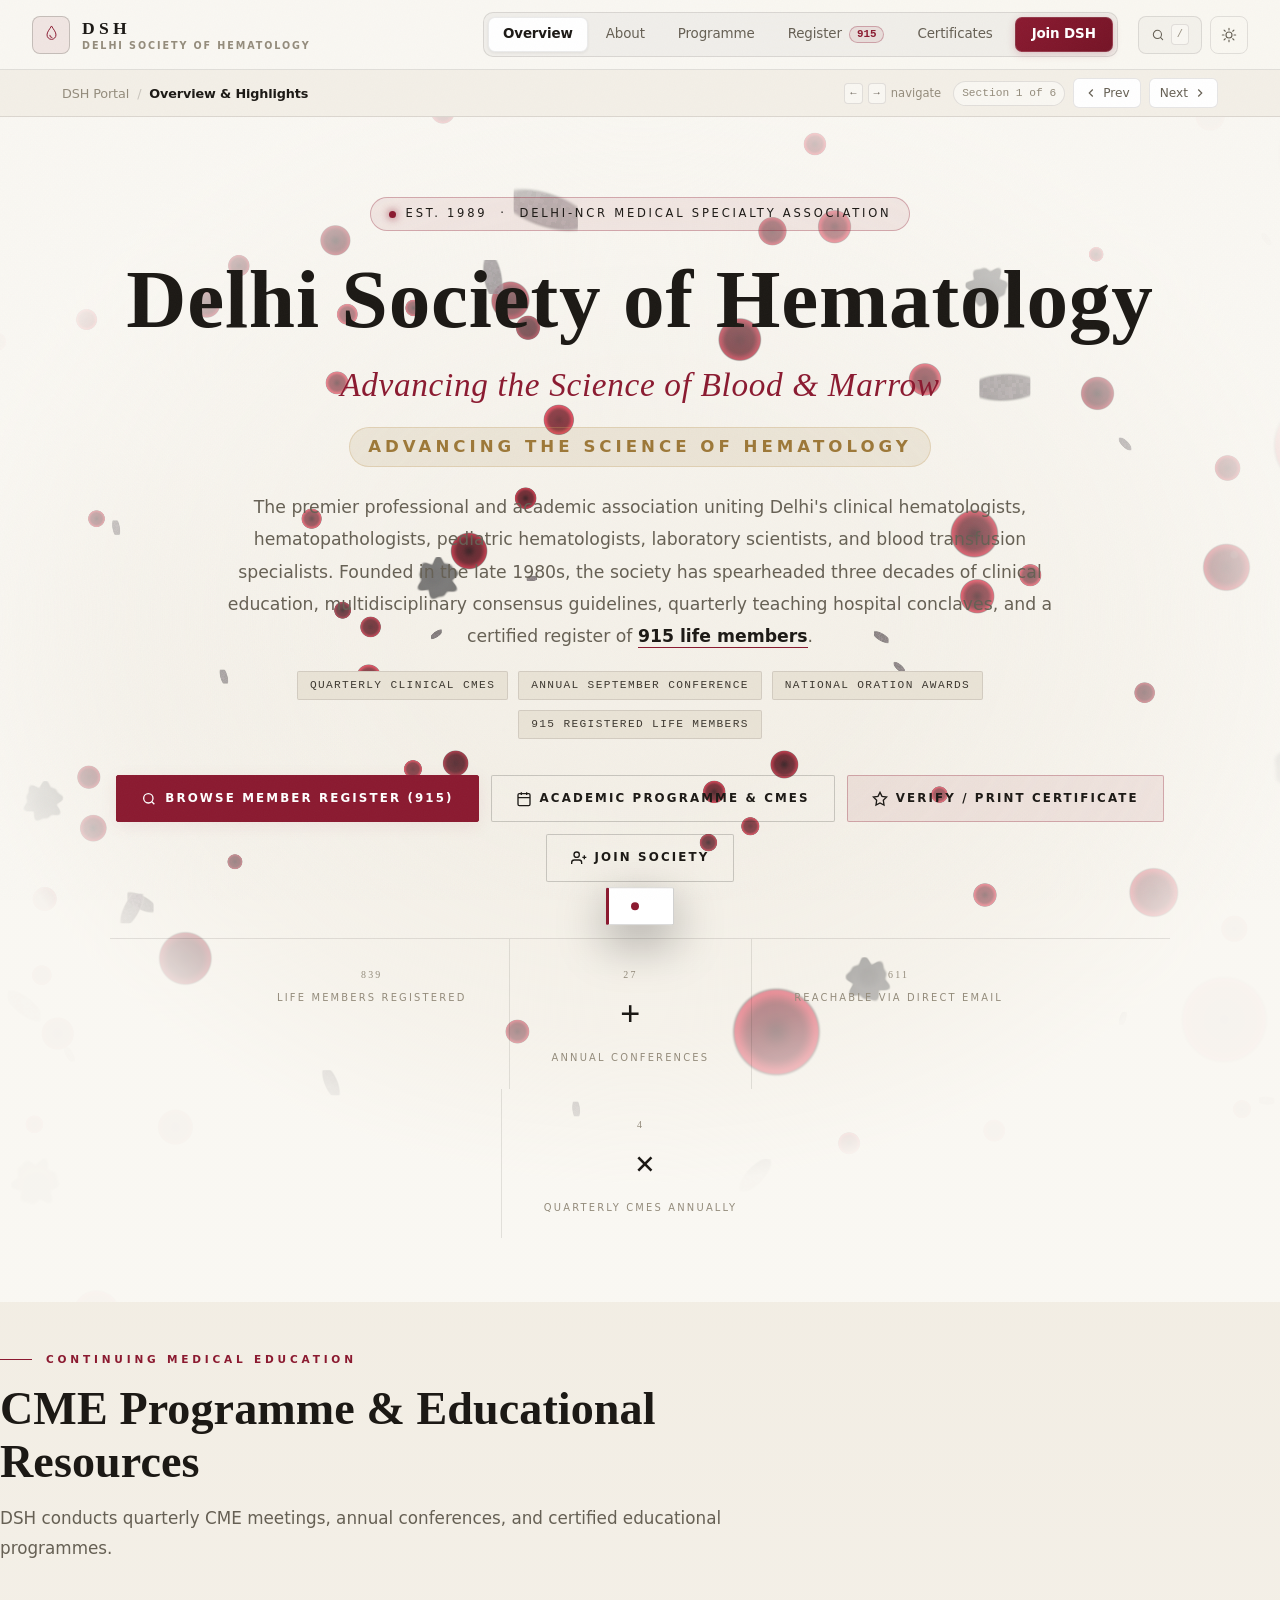
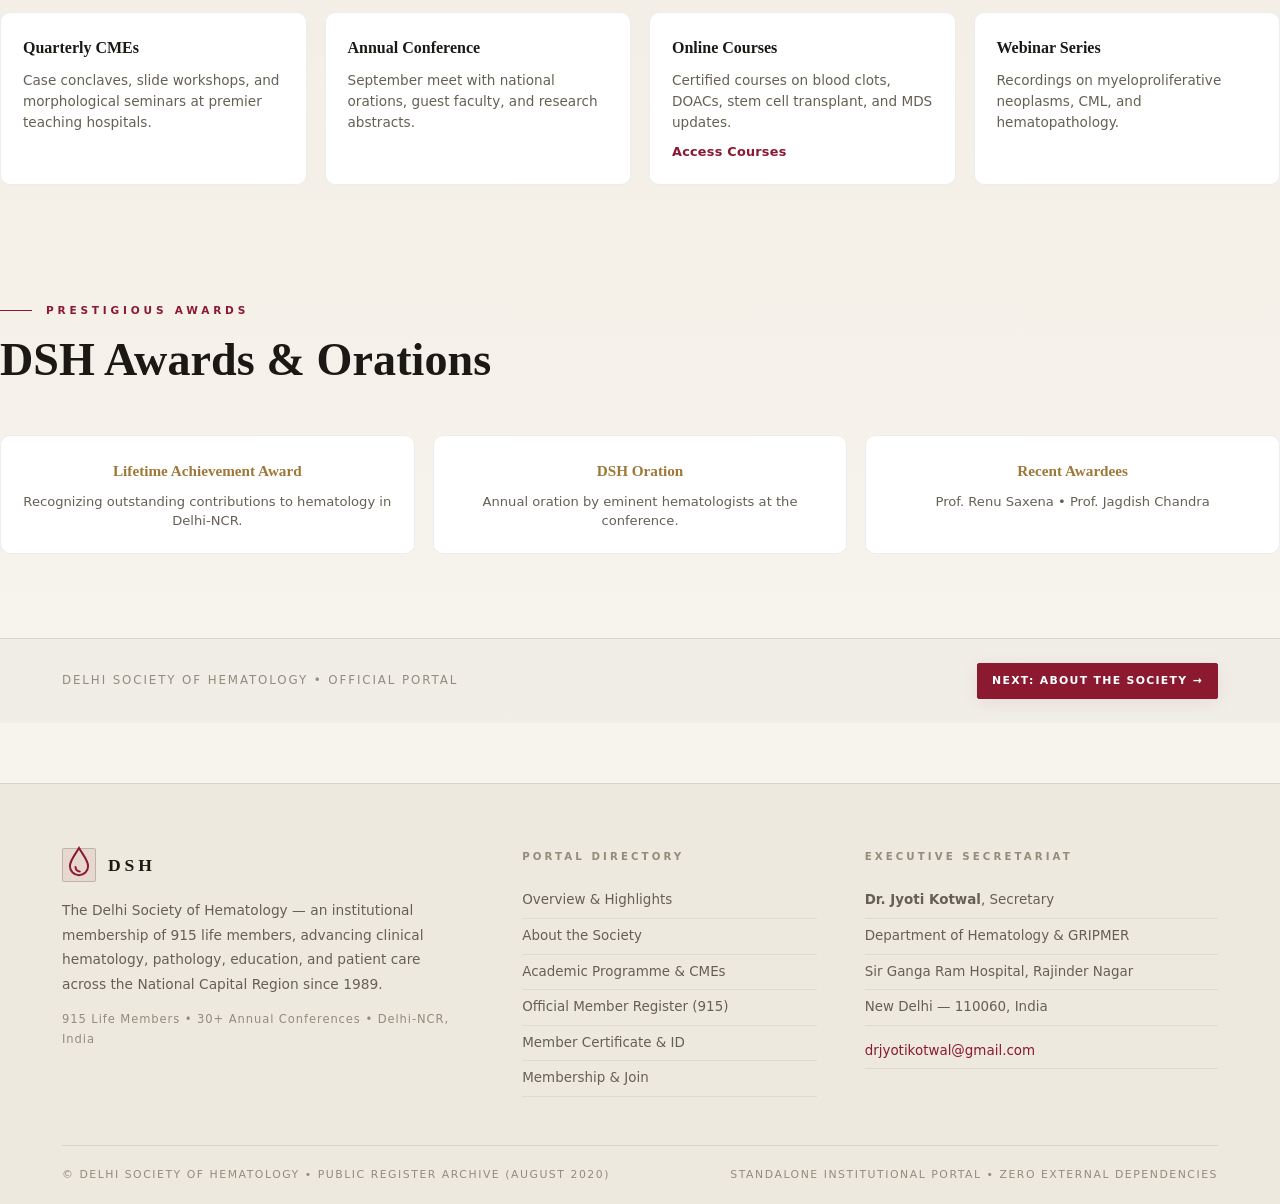
<file: index.html>
<!DOCTYPE html>
<html lang="en">
<head>
<meta charset="UTF-8">
<meta name="viewport" content="width=device-width, initial-scale=1.0, viewport-fit=cover">
<meta name="theme-color" id="metaTheme" content="#0B0C0E">
<title>Delhi Society of Hematology — Official Register &amp; Academic Portal</title>
<meta name="description" content="Delhi Society of Hematology (Est. 1989) — Advancing the science of hematology. Official membership register of 915 life members, quarterly CME meetings, annual conferences, and academic membership.">
<link rel="icon" href="data:image/svg+xml,%3Csvg xmlns='http://www.w3.org/2000/svg' viewBox='0 0 24 32'%3E%3Cpath d='M12 2c3.6 5.6 7 9.2 7 14a7 7 0 1 1-14 0c0-4.8 3.4-8.4 7-14z' fill='%238f1d33'/%3E%3C/svg%3E">
<script>
/* Theme boot — run before first paint to prevent color flash */
(function(){
  var t = null;
  try { t = localStorage.getItem('dsh-theme'); } catch(e){}
  if (t !== 'light' && t !== 'dark') {
    t = (window.matchMedia && matchMedia('(prefers-color-scheme: light)').matches) ? 'light' : 'dark';
  }
  document.documentElement.dataset.theme = t;
})();
</script>
<style>
/* ==================================================================
   Delhi Society of Hematology (DSH) — Multi-Window Institutional Portal
   Design System: Modern Academic & Clinical Editorial
   Themes: Dark (obsidian/slate) · Light (ivory paper/printer's ink)
   ================================================================== */

:root {
  color-scheme: dark;
  /* Palette — Dark */
  --bg: #0b0d11;
  --bg-2: #101318;
  --bg-subtle: #161a22;
  --panel: #13161d;
  --panel-2: #1a1e27;
  --panel-border: rgba(255, 255, 255, 0.08);

  --ink: #f2f0eb;
  --ink-muted: #dcd8cd;
  --muted: #9e9a90;
  --dim: #6c6962;

  --accent: #a5203a;
  --accent-hover: #bf2845;
  --accent-glow: rgba(165, 32, 58, 0.35);
  --accent-soft: rgba(165, 32, 58, 0.12);
  --accent-line: rgba(165, 32, 58, 0.45);
  --accent-border: rgba(165, 32, 58, 0.35);
  --gold: #c8a365;
  --gold-soft: rgba(200, 163, 101, 0.14);

  --hairline: rgba(255, 255, 255, 0.08);
  --hairline-2: rgba(255, 255, 255, 0.16);

  /* Surfaces & Nav */
  --nav-bg: rgba(11, 13, 17, 0.92);
  --winbar-bg: rgba(16, 19, 24, 0.94);
  --vig-1: rgba(11, 13, 17, 0.45);
  --vig-2: rgba(11, 13, 17, 0.98);
  --thead: #151821;
  --rowline: rgba(255, 255, 255, 0.05);
  --hoverrow: rgba(255, 255, 255, 0.035);
  --hoversoft: rgba(255, 255, 255, 0.02);
  --shell: rgba(17, 20, 26, 0.78);
  --toolbar: rgba(255, 255, 255, 0.015);
  --tickbg: #0c0e12;
  --tickdot: #5c1a28;
  --formbg: rgba(19, 22, 29, 0.85);
  --optbg: #151820;
  --toastbg: #161922;
  --footbg: #090b0e;

  /* Blood cell fallback */
  --hb-1: #a5203acc;
  --hb-2: #a5203a22;
  --breath-1: rgba(165, 32, 58, 0.22);
  --breath-2: rgba(165, 32, 58, 0.65);

  --arrow: url("data:image/svg+xml,%3Csvg xmlns='http://www.w3.org/2000/svg' width='9' height='6'%3E%3Cpath d='M0 0l4.5 6L9 0z' fill='%236c6962'/%3E%3C/svg%3E");
  --serif: "Cinzel", "Playfair Display", "Iowan Old Style", "Palatino Linotype", Palatino, Georgia, serif;
  --sans: system-ui, -apple-system, BlinkMacSystemFont, "Segoe UI", Roboto, "Helvetica Neue", Arial, sans-serif;
  --mono: ui-monospace, "SF Mono", "Cascadia Mono", "JetBrains Mono", Menlo, Consolas, monospace;
}

/* ================= LIGHT THEME ================= */
[data-theme="light"] {
  color-scheme: light;
  --bg: #f9f7f2;
  --bg-2: #f1ece2;
  --bg-subtle: #e9e3d6;
  --panel: #ffffff;
  --panel-2: #f5f1e8;
  --panel-border: rgba(0, 0, 0, 0.07);

  --ink: #1c1915;
  --ink-muted: #3d3830;
  --muted: #666054;
  --dim: #948c7c;

  --accent: #8b1a30;
  --accent-hover: #a1203b;
  --accent-glow: rgba(139, 26, 48, 0.22);
  --accent-soft: rgba(139, 26, 48, 0.08);
  --accent-line: rgba(139, 26, 48, 0.38);
  --accent-border: rgba(139, 26, 48, 0.30);
  --gold: #9d7838;
  --gold-soft: rgba(157, 120, 56, 0.12);

  --hairline: rgba(28, 25, 21, 0.11);
  --hairline-2: rgba(28, 25, 21, 0.20);

  --nav-bg: rgba(249, 247, 242, 0.94);
  --winbar-bg: rgba(243, 239, 230, 0.95);
  --vig-1: rgba(249, 247, 242, 0.48);
  --vig-2: rgba(249, 247, 242, 0.98);
  --thead: #ede7db;
  --rowline: rgba(28, 25, 21, 0.065);
  --hoverrow: rgba(28, 25, 21, 0.04);
  --hoversoft: rgba(28, 25, 21, 0.025);
  --shell: rgba(255, 255, 255, 0.88);
  --toolbar: rgba(28, 25, 21, 0.025);
  --tickbg: #ede7dc;
  --tickdot: #b97f8c;
  --formbg: rgba(255, 255, 255, 0.94);
  --optbg: #f7f4eb;
  --toastbg: #ffffff;
  --footbg: #eee9de;

  --hb-1: #8b1a30e6;
  --hb-2: #8b1a3022;
  --breath-1: rgba(139, 26, 48, 0.10);
  --breath-2: rgba(139, 26, 48, 0.32);
  --arrow: url("data:image/svg+xml,%3Csvg xmlns='http://www.w3.org/2000/svg' width='9' height='6'%3E%3Cpath d='M0 0l4.5 6L9 0z' fill='%23666054'/%3E%3C/svg%3E");
}

/* Global Reset & Base */
*, *::before, *::after {
  margin: 0;
  padding: 0;
  box-sizing: border-box;
}

html {
  scroll-behavior: smooth;
  scroll-padding-top: 130px;
  overflow-x: clip;
}

body {
  font-family: var(--sans);
  background:
    radial-gradient(1200px 700px at 85% -10%, var(--accent-soft), transparent 60%),
    radial-gradient(900px 600px at -10% 25%, rgba(130, 95, 60, 0.05), transparent 55%),
    linear-gradient(180deg, var(--bg) 0%, var(--bg-2) 40%, var(--bg) 100%);
  color: var(--ink);
  line-height: 1.68;
  overflow-x: hidden;
  -webkit-font-smoothing: antialiased;
  text-rendering: optimizeLegibility;
  -webkit-tap-highlight-color: transparent;
  transition: background-color 0.3s ease, color 0.3s ease;
}

/* Subtle Film Texture */
body::after {
  content: "";
  position: fixed;
  inset: 0;
  z-index: 999;
  pointer-events: none;
  opacity: 0.045;
  background-image: url("data:image/svg+xml,%3Csvg xmlns='http://www.w3.org/2000/svg' width='160' height='160'%3E%3Cfilter id='n'%3E%3CfeTurbulence type='fractalNoise' baseFrequency='.85' numOctaves='2' stitchTiles='stitch'/%3E%3C/filter%3E%3Crect width='100%25' height='100%25' filter='url(%23n)' opacity='.6'/%3E%3C/svg%3E");
}

::selection {
  background: var(--accent);
  color: #fff;
}

a {
  color: inherit;
  text-decoration: none;
}

img, canvas, svg {
  display: block;
  max-width: 100%;
}

button {
  font: inherit;
  cursor: pointer;
  border: none;
  background: none;
  color: inherit;
  touch-action: manipulation;
}

input, select, textarea {
  font: inherit;
  color: var(--ink);
  touch-action: manipulation;
}

:focus-visible {
  outline: 2px solid var(--accent);
  outline-offset: 3px;
}

.wrap {
  max-width: 1220px;
  margin: 0 auto;
  padding: 0 32px;
}

.sr-only {
  position: absolute;
  width: 1px;
  height: 1px;
  padding: 0;
  margin: -1px;
  overflow: hidden;
  clip: rect(0, 0, 0, 0);
  border: 0;
}

/* Scroll Progress Bar */
#progress {
  position: fixed;
  top: 0;
  left: 0;
  height: 3px;
  width: 0;
  z-index: 400;
  background: linear-gradient(90deg, var(--accent), #e03153);
  box-shadow: 0 0 10px var(--accent-glow);
  transition: width 0.1s linear;
}

/* ================= TOP NAVIGATION ================= */
.site-header {
  position: sticky;
  top: 0;
  z-index: 280;
}

nav.top {
  background: var(--nav-bg);
  border-bottom: 1px solid var(--hairline);
  backdrop-filter: blur(16px);
  -webkit-backdrop-filter: blur(16px);
  padding-top: env(safe-area-inset-top);
}

.nav-inner {
  max-width: 1280px;
  margin: 0 auto;
  padding: 12px 32px;
  display: flex;
  align-items: center;
  gap: 20px;
}

.brand {
  display: flex;
  align-items: center;
  gap: 12px;
  flex-shrink: 0;
}

.brand .mark {
  width: 38px;
  height: 38px;
  border: 1px solid var(--hairline-2);
  display: grid;
  place-items: center;
  background: var(--accent-soft);
  color: var(--accent);
  border-radius: 8px;
  transition: border-color 0.25s, transform 0.25s;
}

.brand:hover .mark {
  border-color: var(--accent);
  transform: scale(1.04);
}

.brand .mark svg {
  width: 17px;
  height: 21px;
}

.brand-b {
  line-height: 1.15;
}

.brand-b b {
  display: block;
  font-family: var(--serif);
  font-weight: 700;
  font-size: 1.1rem;
  letter-spacing: 0.24em;
  color: var(--ink);
}

.brand-b small {
  display: block;
  font-size: 0.6rem;
  letter-spacing: 0.2em;
  color: var(--dim);
  text-transform: uppercase;
  font-weight: 600;
  margin-top: 2px;
}

/* Window Navigation Tabs */
.nav-window-tabs {
  display: flex;
  align-items: center;
  gap: 3px;
  margin-left: auto;
  background: rgba(255, 255, 255, 0.03);
  border: 1px solid var(--hairline);
  padding: 4px;
  border-radius: 10px;
  white-space: nowrap !important;
}

[data-theme="light"] .nav-window-tabs {
  background: rgba(0, 0, 0, 0.035);
  border-color: var(--hairline);
}

.win-tab-btn {
  position: relative;
  display: inline-flex;
  align-items: center;
  justify-content: center;
  gap: 7px;
  padding: 8px 14px;
  font-family: var(--sans);
  font-size: 0.84rem;
  font-weight: 500;
  letter-spacing: -0.01em;
  text-transform: none;
  color: var(--muted);
  border-radius: 7px;
  border: 1px solid transparent;
  background: transparent;
  cursor: pointer;
  white-space: nowrap !important;
  flex-shrink: 0;
  line-height: 1.2;
  transition: all 0.18s cubic-bezier(0.16, 1, 0.3, 1);
  user-select: none;
  -webkit-user-select: none;
}

.win-tab-btn span {
  white-space: nowrap !important;
}

.win-tab-btn:hover {
  color: var(--ink);
  background: rgba(255, 255, 255, 0.06);
}

[data-theme="light"] .win-tab-btn:hover {
  background: rgba(0, 0, 0, 0.045);
}

.win-tab-btn.active {
  color: #ffffff;
  background: rgba(255, 255, 255, 0.1);
  border-color: rgba(255, 255, 255, 0.12);
  font-weight: 600;
  box-shadow: 0 1px 3px rgba(0, 0, 0, 0.25);
}

[data-theme="light"] .win-tab-btn.active {
  color: var(--ink);
  background: #ffffff;
  border-color: rgba(0, 0, 0, 0.08);
  box-shadow: 0 1px 3px rgba(0, 0, 0, 0.07);
}

.win-tab-btn .tab-badge {
  display: inline-flex;
  align-items: center;
  justify-content: center;
  padding: 1px 7px;
  font-size: 0.68rem;
  font-weight: 600;
  font-family: var(--mono);
  border-radius: 999px;
  background: var(--accent-soft);
  color: var(--accent);
  border: 1px solid var(--accent-border);
  line-height: 1.2;
  letter-spacing: 0;
  transition: all 0.18s ease;
}

.win-tab-btn.active .tab-badge {
  background: var(--accent);
  color: #ffffff;
  border-color: var(--accent);
}

.win-tab-cta {
  background: linear-gradient(135deg, var(--accent), #751426) !important;
  color: #ffffff !important;
  border: 1px solid rgba(255, 255, 255, 0.15) !important;
  font-weight: 600 !important;
  padding: 8px 16px !important;
  border-radius: 7px !important;
  margin-left: 4px;
  box-shadow: 0 2px 8px var(--accent-glow);
}

.win-tab-cta:hover {
  filter: brightness(1.12);
  transform: translateY(-1px);
  box-shadow: 0 4px 14px var(--accent-glow);
}

.win-tab-cta:active {
  transform: translateY(0);
}

.win-tab-cta.active {
  background: linear-gradient(135deg, var(--accent-hover), #8a172e) !important;
  box-shadow: 0 0 0 2px var(--accent-border), 0 3px 10px var(--accent-glow) !important;
}

.nav-actions {
  display: flex;
  align-items: center;
  gap: 8px;
  flex-shrink: 0;
}

.nav-search-trigger {
  display: inline-flex;
  align-items: center;
  gap: 6px;
  height: 38px;
  padding: 0 12px;
  border: 1px solid var(--hairline);
  background: var(--hoversoft);
  color: var(--muted);
  font-size: 0.76rem;
  border-radius: 8px;
  transition: border-color 0.2s, color 0.2s;
}

.nav-search-trigger:hover {
  border-color: var(--hairline-2);
  color: var(--ink);
}

.nav-search-trigger svg {
  width: 14px;
  height: 14px;
}

.nav-search-trigger kbd {
  font-family: var(--mono);
  font-size: 0.65rem;
  padding: 1px 5px;
  background: var(--bg);
  border: 1px solid var(--hairline);
  color: var(--dim);
  border-radius: 4px;
}

.theme-toggle {
  width: 38px;
  height: 38px;
  border: 1px solid var(--hairline);
  display: grid;
  place-items: center;
  color: var(--muted);
  border-radius: 8px;
  transition: color 0.25s, border-color 0.25s, transform 0.2s;
}

.theme-toggle:hover {
  color: var(--ink);
  border-color: var(--hairline-2);
}

.theme-toggle:active {
  transform: scale(0.93);
}

.theme-toggle svg {
  width: 16px;
  height: 16px;
}

.theme-toggle .sun {
  display: none;
}

[data-theme="light"] .theme-toggle .sun {
  display: block;
}

[data-theme="light"] .theme-toggle .moon {
  display: none;
}

/* Mobile Nav Toggle */
.nav-toggle-btn {
  display: none;
  flex-direction: column;
  justify-content: center;
  align-items: center;
  gap: 5px;
  width: 38px;
  height: 38px;
  border: 1px solid var(--hairline);
  border-radius: 8px;
}

.nav-toggle-btn .bar {
  display: block;
  width: 17px;
  height: 2px;
  background: var(--ink);
  transition: transform 0.25s, opacity 0.25s;
}

/* Mobile Drawer */
.mobile-drawer {
  position: fixed;
  inset: 0;
  z-index: 350;
  pointer-events: none;
  visibility: hidden;
  transition: visibility 0.3s ease;
}

.mobile-drawer.open {
  pointer-events: auto;
  visibility: visible;
}

.drawer-backdrop {
  position: absolute;
  inset: 0;
  background: rgba(0, 0, 0, 0.68);
  backdrop-filter: blur(6px);
  opacity: 0;
  transition: opacity 0.3s ease;
}

.mobile-drawer.open .drawer-backdrop {
  opacity: 1;
}

.drawer-content {
  position: absolute;
  top: 0;
  right: 0;
  bottom: 0;
  width: min(84vw, 360px);
  background: var(--panel);
  border-left: 1px solid var(--hairline-2);
  padding: 24px;
  display: flex;
  flex-direction: column;
  transform: translateX(100%);
  transition: transform 0.35s cubic-bezier(0.16, 1, 0.3, 1);
  box-shadow: -10px 0 40px rgba(0, 0, 0, 0.4);
}

.mobile-drawer.open .drawer-content {
  transform: translateX(0);
}

.drawer-header {
  display: flex;
  justify-content: space-between;
  align-items: center;
  padding-bottom: 20px;
  border-bottom: 1px solid var(--hairline);
}

.drawer-close {
  width: 36px;
  height: 36px;
  border: 1px solid var(--hairline);
  display: grid;
  place-items: center;
  font-size: 1.1rem;
  color: var(--muted);
  border-radius: 2px;
}

.drawer-nav {
  list-style: none;
  margin-top: 20px;
  display: flex;
  flex-direction: column;
  gap: 4px;
}

.drawer-link {
  width: 100%;
  display: flex;
  align-items: center;
  gap: 14px;
  padding: 13px 12px;
  font-size: 0.92rem;
  font-weight: 500;
  color: var(--ink-muted);
  border-bottom: 1px solid var(--rowline);
  text-align: left;
  border-radius: 2px;
  transition: color 0.2s, background 0.2s;
}

.drawer-link:hover {
  color: var(--ink);
  background: var(--hoversoft);
}

.drawer-num {
  font-family: var(--mono);
  font-size: 0.72rem;
  color: var(--accent);
  letter-spacing: 0.1em;
}

.drawer-footer {
  margin-top: auto;
  padding-top: 20px;
  border-top: 1px solid var(--hairline);
}

.drawer-meta {
  display: flex;
  flex-direction: column;
  gap: 4px;
  margin-top: 14px;
  font-size: 0.7rem;
  color: var(--dim);
  text-align: center;
  letter-spacing: 0.08em;
}

/* ================= WINDOW SUB-BAR ================= */
.window-bar {
  background: var(--winbar-bg);
  border-bottom: 1px solid var(--hairline);
  padding: 8px 0;
  position: sticky;
  top: 62px;
  z-index: 270;
  backdrop-filter: blur(12px);
  -webkit-backdrop-filter: blur(12px);
}

.window-bar-inner {
  display: flex;
  justify-content: space-between;
  align-items: center;
  gap: 16px;
}

.window-breadcrumbs {
  display: flex;
  align-items: center;
  gap: 8px;
  font-size: 0.8rem;
  letter-spacing: -0.01em;
  text-transform: none;
}

.wb-root {
  color: var(--dim);
  font-weight: 500;
}

.wb-sep {
  color: var(--hairline-2);
}

.wb-current {
  color: var(--ink);
  font-weight: 600;
}

.window-quick-pills {
  display: flex;
  align-items: center;
  gap: 8px;
}

.win-kbd-hint {
  display: inline-flex;
  align-items: center;
  gap: 5px;
  font-size: 0.72rem;
  letter-spacing: normal;
  color: var(--dim);
  text-transform: none;
  margin-right: 4px;
}

.win-kbd-hint kbd {
  font-family: var(--mono);
  font-size: 0.65rem;
  padding: 1px 5px;
  background: var(--bg);
  border: 1px solid var(--hairline);
  color: var(--muted);
  border-radius: 4px;
}

@media (max-width: 680px) {
  .win-kbd-hint { display: none; }
}

.win-pill {
  font-family: var(--mono);
  font-size: 0.7rem;
  padding: 2px 8px;
  background: var(--bg);
  border: 1px solid var(--hairline);
  border-radius: 999px;
  color: var(--dim);
}

.win-nav-step {
  display: inline-flex;
  align-items: center;
  gap: 5px;
  padding: 4px 10px;
  font-size: 0.76rem;
  letter-spacing: normal;
  text-transform: none;
  font-weight: 500;
  color: var(--muted);
  border: 1px solid var(--hairline);
  background: var(--panel);
  border-radius: 6px;
  transition: all 0.2s ease;
  cursor: pointer;
}

.win-nav-step:hover {
  color: var(--ink);
  border-color: var(--hairline-2);
  background: var(--hoversoft);
}

/* ================= MAIN WINDOW STAGE & SUB-WINDOWS ================= */
.window-stage {
  min-height: 85vh;
  position: relative;
}

.sub-window {
  display: none;
  opacity: 0;
  transform: translateY(12px);
  transition: opacity 0.28s ease, transform 0.28s ease;
}

.sub-window.active {
  display: block;
  opacity: 1;
  transform: translateY(0);
}

.window-inner-head {
  max-width: 820px;
  margin-bottom: 48px;
}

.window-inner-head.center {
  margin: 0 auto 48px;
  text-align: center;
}

.lead-subhead {
  margin-top: 14px;
  color: var(--muted);
  font-size: 1.05rem;
  line-height: 1.8;
}

/* Window Footer Navigator */
.window-footer-nav {
  margin-top: 64px;
  padding: 24px 0;
  border-top: 1px solid var(--hairline);
  background: var(--hoversoft);
}

.win-foot-flex {
  display: flex;
  justify-content: space-between;
  align-items: center;
  flex-wrap: wrap;
  gap: 16px;
}

.win-foot-status {
  font-size: 0.74rem;
  letter-spacing: 0.16em;
  text-transform: uppercase;
  color: var(--dim);
}

/* ================= WINDOW 1: HERO & OVERVIEW ================= */
header.hero {
  position: relative;
  min-height: 88vh;
  display: flex;
  flex-direction: column;
  justify-content: center;
  align-items: center;
  text-align: center;
  padding: 80px 32px 64px;
  overflow: hidden;
}

#gl-hero {
  position: absolute;
  inset: 0;
  width: 100%;
  height: 100%;
  z-index: 1;
}

.hero-vignette {
  position: absolute;
  inset: 0;
  z-index: 2;
  pointer-events: none;
  background: radial-gradient(54% 48% at 50% 42%, transparent 32%, var(--vig-1) 74%, var(--vig-2) 100%);
}

.hero-content {
  position: relative;
  z-index: 3;
  max-width: 1060px;
}

.hero-badge {
  display: inline-flex;
  align-items: center;
  gap: 10px;
  padding: 6px 18px;
  background: var(--accent-soft);
  border: 1px solid var(--accent-border);
  border-radius: 999px;
  font-size: 0.72rem;
  letter-spacing: 0.24em;
  text-transform: uppercase;
  color: var(--ink);
  margin-bottom: 24px;
}

.pulse-dot {
  width: 7px;
  height: 7px;
  border-radius: 50%;
  background: var(--accent);
  box-shadow: 0 0 8px var(--accent);
  animation: pulseDot 2.2s infinite;
}

@keyframes pulseDot {
  0%, 100% { opacity: 1; transform: scale(1); }
  50% { opacity: 0.4; transform: scale(0.8); }
}

/* Big Heading */
.hero-main-title {
  font-family: var(--serif);
  font-weight: 700;
  font-size: clamp(2.8rem, 6.6vw, 5.2rem);
  line-height: 1.08;
  letter-spacing: 0.01em;
  color: var(--ink);
  margin-bottom: 12px;
}

/* Smaller Sub-heading Below Big Heading */
.hero-subhead {
  font-family: var(--serif);
  font-weight: 500;
  font-size: clamp(1.3rem, 2.6vw, 2.1rem);
  color: var(--accent);
  font-style: italic;
  letter-spacing: 0.02em;
  margin-bottom: 14px;
  animation: breath 6s ease-in-out infinite;
}

@keyframes breath {
  0%, 100% { text-shadow: 0 0 16px var(--breath-1); }
  50% { text-shadow: 0 0 48px var(--breath-2); }
}

/* Prominent Tagline */
.hero-tagline {
  display: inline-block;
  font-family: var(--sans);
  font-weight: 600;
  font-size: clamp(0.88rem, 1.3vw, 1.05rem);
  letter-spacing: 0.24em;
  text-transform: uppercase;
  color: var(--gold);
  padding: 5px 18px;
  background: var(--gold-soft);
  border: 1px solid rgba(200, 163, 101, 0.3);
  border-radius: 999px;
  margin-bottom: 24px;
}

/* Descriptions Block */
.hero-descriptions-block {
  max-width: 840px;
  margin: 0 auto;
}

.hero .sub {
  color: var(--muted);
  font-size: clamp(0.96rem, 1.35vw, 1.1rem);
  line-height: 1.88;
}

.highlight-count {
  color: var(--ink);
  font-weight: 600;
  border-bottom: 1.5px solid var(--accent);
  padding-bottom: 1px;
}

.hero-highlights-pills {
  display: flex;
  justify-content: center;
  flex-wrap: wrap;
  gap: 10px;
  margin-top: 18px;
}

.h-pill {
  font-family: var(--mono);
  font-size: 0.7rem;
  letter-spacing: 0.12em;
  text-transform: uppercase;
  padding: 4px 12px;
  background: var(--bg-subtle);
  border: 1px solid var(--hairline);
  border-radius: 2px;
  color: var(--ink-muted);
}

.cta {
  display: flex;
  gap: 12px;
  margin-top: 36px;
  justify-content: center;
  flex-wrap: wrap;
}

/* Institutional Buttons */
.btn {
  display: inline-flex;
  align-items: center;
  gap: 8px;
  padding: 13px 24px;
  font-size: 0.74rem;
  letter-spacing: 0.18em;
  text-transform: uppercase;
  font-weight: 600;
  border-radius: 2px;
  position: relative;
  overflow: hidden;
  transition: background-color 0.25s, color 0.25s, border-color 0.25s, transform 0.2s cubic-bezier(0.2, 0.7, 0.2, 1);
}

.btn-sm {
  padding: 8px 14px;
  font-size: 0.68rem;
  letter-spacing: 0.12em;
}

.btn-primary {
  background: var(--accent);
  color: #fff;
  border: 1px solid var(--accent);
  box-shadow: 0 4px 18px var(--accent-soft);
}

.btn-primary:hover {
  background: var(--accent-hover);
  border-color: var(--accent-hover);
  box-shadow: 0 6px 24px var(--accent-glow);
  filter: brightness(1.08);
}

.btn-ghost {
  border: 1px solid var(--hairline-2);
  background: rgba(255, 255, 255, 0.02);
  color: var(--ink);
}

.btn-ghost:hover {
  border-color: var(--ink);
  background: var(--hoversoft);
}

.btn-subtle {
  border: 1px solid var(--accent-border);
  background: var(--accent-soft);
  color: var(--ink);
}

.btn-subtle:hover {
  background: var(--accent);
  color: #fff;
}

.btn:active {
  transform: scale(0.97);
}

/* Institutional Metrics Strip */
.hero-stats {
  position: relative;
  z-index: 3;
  margin-top: 56px;
  border-top: 1px solid var(--hairline);
  display: flex;
  justify-content: center;
  flex-wrap: wrap;
}

.stat {
  padding: 22px 42px;
  text-align: center;
  min-width: 180px;
}

.stat + .stat {
  border-left: 1px solid var(--hairline);
}

.stat b {
  display: block;
  font-family: var(--serif);
  font-weight: 600;
  font-size: clamp(1.7rem, 2.8vw, 2.4rem);
  letter-spacing: 0.01em;
  color: var(--ink);
}

.stat span {
  display: block;
  margin-top: 6px;
  font-size: 0.62rem;
  letter-spacing: 0.22em;
  color: var(--dim);
  text-transform: uppercase;
  font-weight: 500;
}

.scroll-cue {
  position: absolute;
  bottom: 20px;
  left: 50%;
  transform: translateX(-50%);
  z-index: 3;
  display: flex;
  flex-direction: column;
  align-items: center;
  gap: 10px;
  font-size: 0.6rem;
  letter-spacing: 0.32em;
  text-transform: uppercase;
  color: var(--dim);
}

.scroll-cue .line {
  width: 1px;
  height: 40px;
  background: linear-gradient(180deg, transparent, var(--hairline-2));
  position: relative;
  overflow: hidden;
}

.scroll-cue .line::after {
  content: "";
  position: absolute;
  left: 0;
  top: -50%;
  width: 100%;
  height: 50%;
  background: var(--accent);
  animation: drop 2.8s cubic-bezier(0.65, 0, 0.35, 1) infinite;
}

@keyframes drop {
  0% { top: -50%; }
  70%, 100% { top: 110%; }
}

/* ================= CONTINUOUS TICKER ================= */
.ticker {
  border-top: 1px solid var(--hairline);
  border-bottom: 1px solid var(--hairline);
  background: var(--tickbg);
  overflow: hidden;
  padding: 12px 0;
  position: relative;
  z-index: 4;
}

.ticker-track {
  display: flex;
  width: max-content;
  animation: tick 90s linear infinite;
}

.ticker:hover .ticker-track {
  animation-play-state: paused;
}

.ticker span {
  white-space: nowrap;
  font-family: var(--mono);
  font-size: 0.68rem;
  letter-spacing: 0.2em;
  text-transform: uppercase;
  color: var(--dim);
}

.ticker span::after {
  content: "·";
  color: var(--tickdot);
  margin-left: 32px;
}

@keyframes tick {
  from { transform: translateX(0); }
  to { transform: translateX(-50%); }
}

/* ================= SECTIONS SHARED ================= */
section {
  padding: 40px 0 20px;
  position: relative;
}

.overline {
  display: inline-flex;
  align-items: center;
  gap: 14px;
  font-size: 0.66rem;
  letter-spacing: 0.36em;
  text-transform: uppercase;
  color: var(--accent);
  font-weight: 600;
}

.overline::before {
  content: "";
  width: 32px;
  height: 1.5px;
  background: var(--accent);
}

.window-inner-head.center .overline::after {
  content: "";
  width: 32px;
  height: 1.5px;
  background: var(--accent);
}

h2.title {
  margin-top: 14px;
  font-family: var(--serif);
  font-weight: 600;
  font-size: clamp(2rem, 3.6vw, 3rem);
  line-height: 1.15;
  letter-spacing: 0.002em;
}

h2.title em {
  font-style: italic;
  color: var(--accent);
}

/* ================= ABOUT SECTION ================= */
#about {
  overflow: hidden;
}

#dna-canvas {
  position: absolute;
  right: -50px;
  top: 30px;
  width: 460px;
  max-width: 50vw;
  height: 600px;
  opacity: 0.65;
  pointer-events: none;
  z-index: 0;
}

@media (max-width: 980px) {
  #dna-canvas { display: none; }
}

.about-grid {
  position: relative;
  z-index: 1;
  display: grid;
  grid-template-columns: 1.25fr 0.85fr;
  gap: 64px;
  align-items: start;
}

.about-sub-title {
  font-family: var(--serif);
  font-size: 1.3rem;
  font-weight: 600;
  margin-bottom: 14px;
  color: var(--ink);
}

.about-copy p {
  color: var(--muted);
  margin-bottom: 18px;
  font-size: 0.98rem;
  line-height: 1.85;
}

.about-copy p b {
  color: var(--ink);
  font-weight: 600;
}

.about-pillars-grid {
  display: grid;
  grid-template-columns: 1fr 1fr;
  gap: 18px;
  margin: 32px 0;
}

.pillar-card {
  padding: 20px;
  background: var(--panel);
  border: 1px solid var(--hairline);
  border-radius: 2px;
  transition: border-color 0.25s, transform 0.2s;
}

.pillar-card:hover {
  border-color: var(--accent-border);
  transform: translateY(-2px);
}

.pillar-icon {
  font-family: var(--mono);
  font-size: 0.72rem;
  color: var(--accent);
  margin-bottom: 8px;
  font-weight: 600;
}

.pillar-card h4 {
  font-family: var(--serif);
  font-size: 1.05rem;
  font-weight: 600;
  margin-bottom: 6px;
  color: var(--ink);
}

.pillar-card p {
  font-size: 0.84rem;
  color: var(--muted);
  line-height: 1.6;
  margin-bottom: 0;
}

blockquote.quote {
  margin-top: 32px;
  padding: 22px 26px;
  border-left: 3px solid var(--accent);
  background: var(--hoversoft);
  border-radius: 0 4px 4px 0;
}

blockquote.quote p {
  font-family: var(--serif);
  font-style: italic;
  font-size: 1.02rem;
  color: var(--ink-muted);
  line-height: 1.75;
  margin: 0;
}

blockquote.quote cite {
  display: block;
  margin-top: 12px;
  font-style: normal;
  font-size: 0.68rem;
  letter-spacing: 0.22em;
  color: var(--dim);
  text-transform: uppercase;
  font-weight: 600;
}

.aside-title {
  font-family: var(--serif);
  font-size: 1.6rem;
  font-weight: 500;
  margin-top: 6px;
}

.leaders {
  border-top: 1px solid var(--hairline);
}

.lead-card {
  padding: 24px 6px;
  border-bottom: 1px solid var(--hairline);
  display: grid;
  grid-template-columns: 56px 1fr;
  gap: 20px;
  transition: background 0.25s;
}

.lead-card:hover {
  background: var(--hoversoft);
}

.lead-avatar {
  width: 56px;
  height: 56px;
  border: 1px solid var(--hairline-2);
  display: grid;
  place-items: center;
  font-family: var(--serif);
  font-size: 1.15rem;
  color: var(--ink);
  background: var(--panel-2);
  border-radius: 2px;
}

.lead-card h3 {
  font-family: var(--serif);
  font-weight: 600;
  font-size: 1.28rem;
  line-height: 1.25;
}

.lead-card .role {
  margin-top: 4px;
  font-size: 0.65rem;
  letter-spacing: 0.22em;
  text-transform: uppercase;
  color: var(--accent);
  font-weight: 600;
}

.lead-pos {
  margin-top: 8px;
  font-size: 0.86rem;
  color: var(--ink-muted);
  line-height: 1.5;
}

.lead-inst {
  font-size: 0.82rem;
  color: var(--dim);
  line-height: 1.5;
}

.lead-meta-pills {
  display: flex;
  gap: 8px;
  margin-top: 8px;
}

.meta-pill {
  font-family: var(--mono);
  font-size: 0.64rem;
  padding: 2px 8px;
  background: var(--bg-subtle);
  border: 1px solid var(--hairline);
  color: var(--muted);
  border-radius: 2px;
}

.lead-contact {
  margin-top: 10px;
}

.contact-link {
  display: inline-flex;
  align-items: center;
  gap: 6px;
  font-size: 0.82rem;
  color: var(--muted);
  border-bottom: 1px dotted var(--hairline-2);
  transition: color 0.2s, border-color 0.2s;
}

.contact-link:hover {
  color: var(--ink);
  border-bottom-color: var(--ink);
}

.secretariat-box {
  margin-top: 28px;
  padding: 22px;
  background: var(--panel);
  border: 1px solid var(--hairline);
  border-radius: 2px;
}

.secretariat-box h4 {
  font-size: 0.68rem;
  letter-spacing: 0.26em;
  text-transform: uppercase;
  color: var(--accent);
  margin-bottom: 8px;
  font-weight: 600;
}

.secretariat-box p {
  font-size: 0.86rem;
  color: var(--muted);
  line-height: 1.6;
}

.box-actions {
  display: flex;
  gap: 10px;
  margin-top: 16px;
}

/* ================= PROGRAMME & CMEs SECTION ================= */
.prog-tabs {
  display: flex;
  justify-content: center;
  gap: 8px;
  margin-bottom: 40px;
  border-bottom: 1px solid var(--hairline);
  padding-bottom: 12px;
}

.prog-tab-btn {
  padding: 11px 22px;
  font-size: 0.76rem;
  letter-spacing: 0.16em;
  text-transform: uppercase;
  font-weight: 600;
  color: var(--muted);
  border-radius: 2px;
  transition: all 0.22s ease;
}

.prog-tab-btn:hover {
  color: var(--ink);
  background: var(--hoversoft);
}

.prog-tab-btn.active {
  color: var(--ink);
  background: var(--accent-soft);
  border: 1px solid var(--accent-border);
}

.prog-tab-content {
  display: none;
  animation: fadeIn 0.35s ease;
}

.prog-tab-content.active {
  display: block;
}

@keyframes fadeIn {
  from { opacity: 0; transform: translateY(6px); }
  to { opacity: 1; transform: none; }
}

/* CME Cards Grid */
.cme-grid {
  display: grid;
  grid-template-columns: repeat(auto-fit, minmax(320px, 1fr));
  gap: 24px;
}

.cme-card {
  padding: 30px;
  background: var(--panel);
  border: 1px solid var(--hairline);
  border-radius: 3px;
  display: flex;
  flex-direction: column;
  position: relative;
  transition: transform 0.25s, border-color 0.25s, box-shadow 0.25s;
}

.cme-card:hover {
  transform: translateY(-3px);
  border-color: var(--hairline-2);
  box-shadow: 0 12px 32px rgba(0, 0, 0, 0.12);
}

.cme-card.highlight {
  border-color: var(--accent-border);
  background: linear-gradient(180deg, var(--accent-soft) 0%, var(--panel) 35%);
}

.cme-quarter {
  font-family: var(--mono);
  font-size: 0.72rem;
  letter-spacing: 0.18em;
  text-transform: uppercase;
  color: var(--accent);
  font-weight: 600;
  margin-bottom: 12px;
}

.cme-card h3 {
  font-family: var(--serif);
  font-weight: 600;
  font-size: 1.34rem;
  line-height: 1.3;
  margin-bottom: 12px;
}

.cme-desc {
  font-size: 0.9rem;
  color: var(--muted);
  line-height: 1.7;
  margin-bottom: 20px;
  flex: 1;
}

.cme-details {
  border-top: 1px solid var(--hairline);
  padding: 16px 0;
  display: flex;
  flex-direction: column;
  gap: 10px;
}

.cme-item {
  font-size: 0.82rem;
  display: flex;
  flex-direction: column;
  gap: 2px;
}

.cme-label {
  font-size: 0.62rem;
  letter-spacing: 0.24em;
  text-transform: uppercase;
  color: var(--dim);
}

.cme-item b {
  color: var(--ink);
  font-weight: 600;
}

.cme-item span {
  color: var(--muted);
}

.cme-footer {
  margin-top: 16px;
  display: flex;
  justify-content: space-between;
  align-items: center;
  flex-wrap: wrap;
  gap: 12px;
}

.cme-tag {
  font-family: var(--mono);
  font-size: 0.64rem;
  letter-spacing: 0.12em;
  padding: 3px 8px;
  background: var(--bg-subtle);
  color: var(--dim);
  border-radius: 2px;
}

.badge-gold {
  background: var(--gold-soft);
  color: var(--gold);
  border: 1px solid rgba(200, 163, 101, 0.3);
}

/* Timeline */
.timeline-container {
  max-width: 800px;
  margin: 0 auto;
  position: relative;
  padding-left: 40px;
}

.timeline-container::before {
  content: "";
  position: absolute;
  left: 12px;
  top: 10px;
  bottom: 10px;
  width: 2px;
  background: var(--hairline-2);
}

.timeline-item {
  position: relative;
  margin-bottom: 36px;
}

.timeline-year {
  position: absolute;
  left: -40px;
  top: 0;
  width: 26px;
  height: 26px;
  border-radius: 50%;
  background: var(--panel);
  border: 2px solid var(--accent);
  box-shadow: 0 0 10px var(--accent-soft);
  display: grid;
  place-items: center;
  font-size: 0;
}

.timeline-year::after {
  content: "";
  width: 8px;
  height: 8px;
  border-radius: 50%;
  background: var(--accent);
}

.timeline-content {
  padding: 22px;
  background: var(--panel);
  border: 1px solid var(--hairline);
  border-radius: 3px;
}

.timeline-content h4 {
  font-family: var(--serif);
  font-size: 1.22rem;
  font-weight: 600;
  margin-bottom: 6px;
}

.timeline-content p {
  font-size: 0.9rem;
  color: var(--muted);
  line-height: 1.68;
}

/* Awards Grid */
.awards-grid {
  display: grid;
  grid-template-columns: 1fr 1fr;
  gap: 32px;
}

.award-card {
  padding: 34px;
  background: var(--panel);
  border: 1px solid var(--hairline);
  border-radius: 3px;
}

.award-badge {
  font-size: 0.65rem;
  letter-spacing: 0.28em;
  text-transform: uppercase;
  color: var(--gold);
  margin-bottom: 10px;
  font-weight: 600;
}

.award-card h3 {
  font-family: var(--serif);
  font-weight: 600;
  font-size: 1.52rem;
  margin-bottom: 12px;
}

.award-desc {
  font-size: 0.9rem;
  color: var(--muted);
  line-height: 1.72;
  margin-bottom: 22px;
}

.award-recipients {
  border-top: 1px solid var(--hairline);
  padding-top: 18px;
  display: flex;
  flex-direction: column;
  gap: 14px;
}

.recipient-row {
  display: flex;
  flex-direction: column;
  gap: 2px;
}

.rec-year {
  font-family: var(--mono);
  font-size: 0.66rem;
  color: var(--accent);
  letter-spacing: 0.1em;
}

.recipient-row b {
  font-size: 1.02rem;
  font-family: var(--serif);
  color: var(--ink);
}

.rec-sub {
  font-size: 0.82rem;
  color: var(--dim);
}

/* ================= MEMBER DIRECTORY ================= */
.dir-shell {
  border: 1px solid var(--hairline);
  background: var(--shell);
  backdrop-filter: blur(12px);
  -webkit-backdrop-filter: blur(12px);
  border-radius: 3px;
  box-shadow: 0 16px 48px rgba(0, 0, 0, 0.1);
}

.dir-toolbar {
  display: flex;
  flex-wrap: wrap;
  align-items: stretch;
  border-bottom: 1px solid var(--hairline);
  background: var(--toolbar);
  padding: 16px;
  gap: 12px;
}

.search-box {
  flex: 1 1 280px;
  display: flex;
  align-items: center;
  gap: 12px;
  border: 1px solid var(--hairline);
  background: var(--bg);
  height: 46px;
  padding: 0 16px;
  border-radius: 2px;
  transition: border-color 0.25s;
}

.search-box:focus-within {
  border-color: var(--hairline-2);
}

.search-box svg {
  width: 16px;
  height: 16px;
  color: var(--dim);
  flex-shrink: 0;
}

.search-box input {
  flex: 1;
  min-width: 0;
  background: none;
  border: none;
  outline: none;
  font-size: 0.92rem;
  color: var(--ink);
}

.search-box input::placeholder {
  color: var(--dim);
}

.search-clear {
  display: none;
  color: var(--muted);
  font-size: 0.9rem;
  padding: 4px;
}

.search-clear:hover {
  color: var(--ink);
}

.filter-group {
  display: flex;
  flex-wrap: wrap;
  gap: 8px;
  align-items: center;
}

.select-wrap {
  position: relative;
}

select.slim {
  height: 46px;
  border: 1px solid var(--hairline);
  background-color: var(--bg);
  padding: 0 34px 0 12px;
  color: var(--muted);
  font-size: 0.76rem;
  letter-spacing: 0.05em;
  appearance: none;
  background-image: var(--arrow);
  background-repeat: no-repeat;
  background-position: right 12px center;
  border-radius: 2px;
  cursor: pointer;
  transition: color 0.2s, border-color 0.2s;
}

select.slim:hover {
  color: var(--ink);
  border-color: var(--hairline-2);
}

select.slim option {
  background: var(--optbg);
  color: var(--ink);
}

/* Action & View Controls Bar */
.dir-actions-bar {
  display: flex;
  flex-wrap: wrap;
  justify-content: space-between;
  align-items: center;
  gap: 16px;
  padding: 12px 20px;
  border-bottom: 1px solid var(--hairline);
  background: var(--hoversoft);
}

.dir-meta {
  color: var(--dim);
  font-size: 0.72rem;
  letter-spacing: 0.12em;
  text-transform: uppercase;
}

.dir-meta b {
  color: var(--muted);
  font-weight: 600;
}

.dir-meta .dot {
  display: inline-block;
  width: 6px;
  height: 6px;
  border-radius: 50%;
  background: var(--accent);
  vertical-align: 1px;
  margin-right: 8px;
}

.view-and-export {
  display: flex;
  align-items: center;
  gap: 10px;
  flex-wrap: wrap;
}

.view-toggle {
  display: inline-flex;
  border: 1px solid var(--hairline);
  border-radius: 2px;
  overflow: hidden;
}

.view-btn {
  display: inline-flex;
  align-items: center;
  gap: 6px;
  padding: 6px 12px;
  font-size: 0.72rem;
  color: var(--muted);
  background: var(--bg);
  transition: all 0.2s;
}

.view-btn.active {
  background: var(--accent-soft);
  color: var(--ink);
  font-weight: 600;
}

.view-btn:hover:not(.active) {
  background: var(--hoversoft);
  color: var(--ink);
}

/* Directory Table */
.table-scroll {
  max-height: 650px;
  overflow: auto;
  overscroll-behavior: contain;
  scrollbar-gutter: stable;
  -webkit-overflow-scrolling: touch;
}

table.dir {
  width: 100%;
  border-collapse: separate;
  border-spacing: 0;
  font-size: 0.88rem;
}

table.dir thead th {
  position: sticky;
  top: 0;
  z-index: 5;
  text-align: left;
  padding: 13px 16px;
  white-space: nowrap;
  background: var(--thead);
  color: var(--dim);
  font-size: 0.62rem;
  letter-spacing: 0.22em;
  text-transform: uppercase;
  font-weight: 600;
  border-bottom: 1px solid var(--hairline-2);
  cursor: pointer;
  user-select: none;
}

table.dir thead th:hover {
  color: var(--ink);
}

table.dir thead th .srt {
  color: var(--accent);
  margin-left: 6px;
}

table.dir tbody td {
  padding: 13px 16px;
  border-bottom: 1px solid var(--rowline);
  vertical-align: middle;
  color: var(--muted);
  transition: background 0.18s;
}

table.dir tbody tr:hover {
  background: var(--hoverrow);
}

table.dir tbody tr:hover td:first-child {
  box-shadow: inset 3px 0 0 var(--accent);
}

.m-id {
  font-family: var(--mono);
  font-size: 0.74rem;
  letter-spacing: 0.05em;
  color: var(--accent);
  white-space: nowrap;
  font-weight: 600;
}

.m-name {
  font-weight: 600;
  color: var(--ink);
}

.m-addr {
  max-width: 280px;
  color: var(--muted);
  font-size: 0.82rem;
  line-height: 1.5;
}

.m-phone, .m-mob {
  font-family: var(--mono);
  font-size: 0.78rem;
  white-space: nowrap;
}

a.tel {
  color: var(--muted);
  border-bottom: 1px solid transparent;
  transition: color 0.2s, border-color 0.2s;
}

a.tel:hover {
  color: var(--ink);
  border-bottom-color: var(--hairline-2);
}

a.mail {
  color: var(--muted);
  word-break: break-all;
  border-bottom: 1px dotted var(--hairline-2);
  transition: color 0.2s, border-bottom-color 0.2s;
}

a.mail:hover {
  color: var(--ink);
  border-bottom-color: var(--ink);
}

.m-inst-tag {
  display: inline-block;
  font-size: 0.7rem;
  letter-spacing: 0.1em;
  text-transform: uppercase;
  padding: 2px 8px;
  background: var(--accent-soft);
  color: var(--ink-muted);
  border: 1px solid var(--accent-border);
  border-radius: 2px;
  white-space: nowrap;
}

.table-row-actions {
  display: flex;
  gap: 6px;
  justify-content: center;
}

.action-icon-btn {
  width: 30px;
  height: 30px;
  border: 1px solid var(--hairline);
  display: grid;
  place-items: center;
  border-radius: 2px;
  color: var(--muted);
  transition: all 0.2s;
}

.action-icon-btn:hover {
  color: var(--ink);
  border-color: var(--hairline-2);
  background: var(--hoversoft);
}

/* Card Grid View */
.member-cards-grid {
  display: grid;
  grid-template-columns: repeat(auto-fill, minmax(320px, 1fr));
  gap: 16px;
  padding: 20px;
  max-height: 680px;
  overflow-y: auto;
}

.member-card {
  background: var(--panel);
  border: 1px solid var(--hairline);
  border-radius: 3px;
  padding: 20px;
  display: flex;
  flex-direction: column;
  gap: 14px;
  transition: transform 0.2s, border-color 0.2s, box-shadow 0.2s;
}

.member-card:hover {
  transform: translateY(-2px);
  border-color: var(--hairline-2);
  box-shadow: 0 8px 24px rgba(0, 0, 0, 0.08);
}

.mc-header {
  display: flex;
  align-items: center;
  gap: 14px;
}

.mc-avatar {
  width: 44px;
  height: 44px;
  border-radius: 2px;
  background: var(--panel-2);
  border: 1px solid var(--hairline-2);
  display: grid;
  place-items: center;
  font-family: var(--serif);
  font-weight: 600;
  font-size: 1rem;
  color: var(--ink);
  flex-shrink: 0;
}

.mc-title {
  flex: 1;
  min-width: 0;
}

.mc-reg {
  font-family: var(--mono);
  font-size: 0.66rem;
  color: var(--accent);
  letter-spacing: 0.08em;
  font-weight: 600;
}

.mc-name {
  font-size: 1.02rem;
  font-weight: 600;
  color: var(--ink);
  white-space: nowrap;
  overflow: hidden;
  text-overflow: ellipsis;
}

.mc-inst {
  font-size: 0.74rem;
  color: var(--dim);
  text-transform: uppercase;
  letter-spacing: 0.08em;
  margin-top: 2px;
}

.mc-body {
  font-size: 0.82rem;
  color: var(--muted);
  display: flex;
  flex-direction: column;
  gap: 6px;
  border-top: 1px solid var(--hairline);
  padding-top: 12px;
  flex: 1;
}

.mc-row {
  display: flex;
  gap: 8px;
  align-items: baseline;
}

.mc-row svg {
  flex-shrink: 0;
  color: var(--dim);
}

.mc-actions {
  display: flex;
  justify-content: space-between;
  align-items: center;
  border-top: 1px solid var(--hairline);
  padding-top: 12px;
}

/* Empty State */
.empty {
  text-align: center;
  padding: 64px 24px;
  color: var(--dim);
}

.empty-icon {
  margin-bottom: 14px;
  color: var(--dim);
}

.empty b {
  display: block;
  font-family: var(--serif);
  font-size: 1.2rem;
  font-weight: 500;
  color: var(--muted);
  margin-bottom: 6px;
}

/* Pager */
.pager {
  display: flex;
  align-items: center;
  justify-content: space-between;
  flex-wrap: wrap;
  gap: 14px;
  padding: 16px 20px;
  border-top: 1px solid var(--hairline);
}

.pager-size {
  display: flex;
  align-items: center;
  gap: 8px;
  font-size: 0.74rem;
  color: var(--dim);
}

.pager-size select {
  height: 34px;
  border: 1px solid var(--hairline);
  background: var(--bg);
  padding: 0 26px 0 8px;
  border-radius: 2px;
  color: var(--muted);
  appearance: none;
  background-image: var(--arrow);
  background-repeat: no-repeat;
  background-position: right 8px center;
}

.pager-nav {
  display: flex;
  align-items: center;
  gap: 6px;
}

.pager-nav button {
  min-width: 36px;
  height: 36px;
  padding: 0 10px;
  border: 1px solid var(--hairline);
  color: var(--muted);
  font-size: 0.8rem;
  border-radius: 2px;
  transition: all 0.2s;
}

.pager-nav button:hover:not(:disabled) {
  color: var(--ink);
  border-color: var(--hairline-2);
}

.pager-nav button:disabled {
  opacity: 0.3;
  cursor: default;
}

.pages-note {
  font-size: 0.72rem;
  letter-spacing: 0.14em;
  text-transform: uppercase;
  color: var(--dim);
  padding: 0 6px;
}

.dir-footnote {
  margin-top: 18px;
  display: flex;
  flex-wrap: wrap;
  justify-content: space-between;
  gap: 10px;
  color: var(--dim);
  font-size: 0.74rem;
  letter-spacing: 0.05em;
}

/* ================= CERTIFICATE & ID SUITE ================= */
.cert-suite {
  max-width: 960px;
  margin: 0 auto;
}

.cert-controls {
  margin-bottom: 28px;
  background: var(--panel);
  border: 1px solid var(--hairline);
  padding: 18px 22px;
  border-radius: 3px;
}

.cert-picker label {
  display: block;
  font-size: 0.68rem;
  letter-spacing: 0.22em;
  text-transform: uppercase;
  color: var(--accent);
  font-weight: 600;
  margin-bottom: 8px;
}

.cert-input-row {
  display: flex;
  gap: 12px;
  flex-wrap: wrap;
}

.cert-display-area {
  display: flex;
  flex-direction: column;
  align-items: center;
  gap: 32px;
}

/* The Certificate Document */
.cert-card-shell {
  width: 100%;
  max-width: 860px;
  background: #fbf9f5;
  color: #1a1714;
  box-shadow: 0 20px 60px rgba(0, 0, 0, 0.3);
  border-radius: 2px;
  position: relative;
  overflow: hidden;
  padding: 24px;
}

[data-theme="dark"] .cert-card-shell {
  background: #fbf9f4;
  color: #1a1714;
}

.cert-border-outer {
  border: 3px solid #8b1a30;
  padding: 6px;
  position: relative;
}

.cert-border-inner {
  border: 1px solid rgba(139, 26, 48, 0.4);
  padding: 40px 32px;
  text-align: center;
  position: relative;
}

.cert-watermark {
  position: absolute;
  inset: 0;
  display: grid;
  place-items: center;
  opacity: 0.05;
  pointer-events: none;
}

.cert-watermark svg {
  width: 320px;
  height: 400px;
  color: #8b1a30;
}

.cert-crest {
  width: 50px;
  height: 56px;
  margin: 0 auto 10px;
  color: #8b1a30;
}

.cert-society-name {
  font-family: var(--serif);
  font-weight: 700;
  font-size: 1.65rem;
  letter-spacing: 0.16em;
  text-transform: uppercase;
  color: #8b1a30;
}

.cert-subheading {
  display: block;
  font-size: 0.68rem;
  letter-spacing: 0.24em;
  text-transform: uppercase;
  color: #665f54;
  margin-top: 4px;
}

.cert-divider-line {
  width: 120px;
  height: 2px;
  background: #8b1a30;
  margin: 14px auto;
}

.cert-title-block {
  margin: 22px 0 18px;
}

.cert-title {
  font-family: var(--serif);
  font-size: 1.75rem;
  font-weight: 600;
  color: #24201b;
  letter-spacing: 0.04em;
}

.cert-reg-badge {
  display: inline-block;
  font-family: var(--mono);
  font-size: 0.72rem;
  letter-spacing: 0.16em;
  padding: 4px 12px;
  background: rgba(139, 26, 48, 0.08);
  border: 1px solid rgba(139, 26, 48, 0.3);
  color: #8b1a30;
  font-weight: 600;
  margin-top: 8px;
  border-radius: 2px;
}

.cert-wording {
  font-size: 0.94rem;
  color: #665f54;
  font-style: italic;
  font-family: var(--serif);
}

.cert-member-name {
  font-family: var(--serif);
  font-size: 2.1rem;
  font-weight: 700;
  color: #1a1714;
  margin: 8px 0;
  letter-spacing: 0.02em;
}

.cert-conferral {
  font-size: 0.92rem;
  color: #443e35;
  line-height: 1.78;
  max-width: 600px;
  margin: 0 auto;
}

.cert-meta-grid {
  display: flex;
  justify-content: space-around;
  margin: 28px 0 36px;
  border-top: 1px solid rgba(139, 26, 48, 0.18);
  border-bottom: 1px solid rgba(139, 26, 48, 0.18);
  padding: 12px 0;
}

.cert-meta-col {
  display: flex;
  flex-direction: column;
  gap: 3px;
}

.cert-meta-lbl {
  font-size: 0.62rem;
  letter-spacing: 0.22em;
  text-transform: uppercase;
  color: #887f70;
}

.cert-meta-val {
  font-size: 0.88rem;
  color: #24201b;
  font-weight: 500;
}

.cert-footer-row {
  display: flex;
  justify-content: space-between;
  align-items: flex-end;
  margin-top: 16px;
}

.cert-sig-block {
  text-align: center;
  width: 200px;
}

.sig-line {
  font-family: "Palatino Linotype", Georgia, serif;
  font-style: italic;
  font-size: 1.15rem;
  color: #8b1a30;
  border-bottom: 1px solid #665f54;
  padding-bottom: 4px;
  margin-bottom: 5px;
}

.sig-title {
  display: block;
  font-size: 0.66rem;
  letter-spacing: 0.18em;
  text-transform: uppercase;
  font-weight: 600;
  color: #24201b;
}

.sig-dept {
  display: block;
  font-size: 0.6rem;
  color: #665f54;
}

.cert-seal {
  width: 84px;
  height: 84px;
  border-radius: 50%;
  border: 2px dashed #9d7838;
  padding: 4px;
  display: grid;
  place-items: center;
}

.seal-circle {
  width: 100%;
  height: 100%;
  border-radius: 50%;
  background: radial-gradient(circle, #c8a365, #9d7838);
  color: #fff;
  display: flex;
  flex-direction: column;
  align-items: center;
  justify-content: center;
  box-shadow: 0 4px 12px rgba(157, 120, 56, 0.4);
}

.seal-circle span {
  font-size: 0.52rem;
  letter-spacing: 0.18em;
}

.seal-circle b {
  font-size: 0.86rem;
  letter-spacing: 0.12em;
}

.seal-circle small {
  font-size: 0.5rem;
  letter-spacing: 0.1em;
}

/* Pocket ID Card */
.cert-pocket-card {
  width: min(100%, 380px);
  background: linear-gradient(145deg, #171a23, #0f1218);
  color: #f2f0eb;
  border: 1px solid var(--hairline-2);
  border-radius: 8px;
  padding: 18px;
  box-shadow: 0 16px 40px rgba(0, 0, 0, 0.3);
  position: relative;
  overflow: hidden;
}

[data-theme="light"] .cert-pocket-card {
  background: linear-gradient(145deg, #ffffff, #f3efe5);
  color: #1a1714;
}

.pocket-top {
  display: flex;
  justify-content: space-between;
  align-items: center;
  margin-bottom: 14px;
}

.p-brand {
  font-size: 0.6rem;
  letter-spacing: 0.2em;
  font-weight: 600;
  color: var(--accent);
}

.p-pill {
  font-family: var(--mono);
  font-size: 0.58rem;
  padding: 2px 6px;
  background: var(--accent);
  color: #fff;
  border-radius: 2px;
  letter-spacing: 0.1em;
}

.pocket-body {
  display: flex;
  gap: 14px;
  align-items: center;
}

.pocket-avatar {
  width: 50px;
  height: 50px;
  border-radius: 4px;
  background: var(--bg-subtle);
  border: 1px solid var(--hairline-2);
  display: grid;
  place-items: center;
  font-family: var(--serif);
  font-size: 1.1rem;
  font-weight: 600;
  color: var(--ink);
  flex-shrink: 0;
}

.pocket-details b {
  display: block;
  font-size: 0.96rem;
}

.pocket-details span {
  display: block;
  font-family: var(--mono);
  font-size: 0.72rem;
  color: var(--accent);
  letter-spacing: 0.06em;
}

.pocket-details small {
  display: block;
  font-size: 0.74rem;
  color: var(--muted);
  margin-top: 2px;
}

.pocket-footer {
  margin-top: 16px;
  padding-top: 10px;
  border-top: 1px solid var(--hairline);
  display: flex;
  justify-content: space-between;
  font-size: 0.6rem;
  color: var(--dim);
  letter-spacing: 0.08em;
}

/* ================= MEMBERSHIP FORM ================= */
.join-grid {
  display: grid;
  grid-template-columns: 0.9fr 1.1fr;
  gap: 64px;
  align-items: start;
}

.join-sub-head {
  font-family: var(--serif);
  font-size: 1.3rem;
  font-weight: 600;
  margin-bottom: 10px;
  color: var(--ink);
}

.join-copy .lead-in {
  color: var(--muted);
  font-size: 0.98rem;
  line-height: 1.82;
}

.join-list {
  list-style: none;
  margin-top: 28px;
  border-top: 1px solid var(--hairline);
}

.join-list li {
  display: flex;
  gap: 18px;
  align-items: baseline;
  padding: 14px 2px;
  border-bottom: 1px solid var(--hairline);
}

.join-list li .mrk {
  font-family: var(--mono);
  font-size: 0.74rem;
  color: var(--accent);
  min-width: 24px;
  font-weight: 600;
}

.join-list li b {
  display: block;
  font-size: 0.94rem;
  color: var(--ink);
}

.join-list li p {
  font-size: 0.84rem;
  color: var(--muted);
  margin-top: 2px;
  line-height: 1.5;
}

.join-secretariat-note {
  margin-top: 32px;
  padding: 20px;
  background: var(--panel);
  border: 1px solid var(--hairline);
  border-radius: 2px;
}

.join-secretariat-note h4 {
  font-size: 0.68rem;
  letter-spacing: 0.24em;
  text-transform: uppercase;
  color: var(--accent);
  margin-bottom: 6px;
  font-weight: 600;
}

.join-secretariat-note p {
  font-size: 0.86rem;
  color: var(--muted);
  line-height: 1.6;
}

.mail-link {
  display: inline-flex;
  align-items: center;
  gap: 8px;
  margin-top: 10px;
  font-size: 0.86rem;
  color: var(--ink);
  font-weight: 500;
  border-bottom: 1px solid var(--hairline-2);
  transition: color 0.2s, border-color 0.2s;
}

.mail-link:hover {
  color: var(--accent);
  border-color: var(--accent);
}

form.join {
  border: 1px solid var(--hairline);
  background: var(--formbg);
  padding: 34px;
  backdrop-filter: blur(12px);
  border-radius: 3px;
}

.form-header {
  margin-bottom: 22px;
}

.form-header h3 {
  font-family: var(--serif);
  font-size: 1.4rem;
  font-weight: 600;
}

.form-header p {
  font-size: 0.86rem;
  color: var(--muted);
  margin-top: 3px;
}

.f-grid {
  display: grid;
  grid-template-columns: 1fr 1fr;
  gap: 14px;
}

.f-field {
  display: flex;
  flex-direction: column;
  gap: 5px;
}

.f-field.full {
  grid-column: 1 / -1;
}

.f-field label {
  font-size: 0.64rem;
  letter-spacing: 0.22em;
  text-transform: uppercase;
  color: var(--dim);
  font-weight: 600;
}

.f-field input,
.f-field select,
.f-field textarea {
  padding: 12px 14px;
  border: 1px solid var(--hairline);
  background: var(--bg);
  font-size: 0.9rem;
  color: var(--ink);
  border-radius: 2px;
  transition: border-color 0.2s, box-shadow 0.2s;
  width: 100%;
}

.f-field textarea {
  resize: vertical;
  min-height: 90px;
}

.f-field input:focus,
.f-field select:focus,
.f-field textarea:focus {
  outline: none;
  border-color: var(--accent);
  box-shadow: 0 0 0 3px var(--accent-soft);
}

.f-field select {
  appearance: none;
  cursor: pointer;
  background-image: var(--arrow);
  background-repeat: no-repeat;
  background-position: right 14px center;
  padding-right: 36px;
}

form.join .submit {
  margin-top: 24px;
  width: 100%;
  padding: 15px;
  background: var(--accent);
  color: #fff;
  border: 1px solid var(--accent);
  font-size: 0.74rem;
  letter-spacing: 0.22em;
  text-transform: uppercase;
  font-weight: 600;
  display: flex;
  align-items: center;
  justify-content: center;
  gap: 8px;
  border-radius: 2px;
  transition: background-color 0.25s, transform 0.2s;
}

form.join .submit:hover {
  background: var(--accent-hover);
  filter: brightness(1.08);
}

form.join .submit:active {
  transform: scale(0.985);
}

form.join .note {
  margin-top: 14px;
  display: flex;
  align-items: center;
  justify-content: center;
  gap: 6px;
  color: var(--dim);
  font-size: 0.72rem;
  letter-spacing: 0.04em;
  line-height: 1.5;
}

/* ================= FOOTER ================= */
footer {
  border-top: 1px solid var(--hairline);
  background: var(--footbg);
  padding: 64px 0 0;
  margin-top: 60px;
}

.foot-grid {
  display: grid;
  grid-template-columns: 1.4fr 1fr 1.2fr;
  gap: 48px;
  padding-bottom: 48px;
}

.foot-logo {
  display: flex;
  align-items: center;
  gap: 12px;
  margin-bottom: 16px;
}

.foot-logo .mark {
  width: 34px;
  height: 34px;
  border: 1px solid var(--hairline-2);
  display: grid;
  place-items: center;
  color: var(--accent);
  background: var(--accent-soft);
  border-radius: 2px;
}

.foot-logo b {
  font-family: var(--serif);
  font-size: 1.1rem;
  letter-spacing: 0.22em;
  font-weight: 700;
}

.foot-desc {
  color: var(--muted);
  font-size: 0.86rem;
  line-height: 1.78;
  max-width: 380px;
}

.foot-metrics {
  margin-top: 14px;
  font-size: 0.72rem;
  color: var(--dim);
  letter-spacing: 0.08em;
}

.foot-grid h4 {
  font-size: 0.64rem;
  letter-spacing: 0.3em;
  text-transform: uppercase;
  color: var(--dim);
  margin-bottom: 18px;
  font-weight: 600;
}

.foot-links,
.foot-sec-list {
  list-style: none;
}

.foot-links li,
.foot-sec-list li {
  padding: 6px 0;
  border-bottom: 1px solid var(--rowline);
  font-size: 0.84rem;
  color: var(--muted);
}

.foot-win-link {
  text-align: left;
  color: var(--muted);
  transition: color 0.2s;
}

.foot-win-link:hover {
  color: var(--ink);
}

.foot-mail {
  color: var(--accent);
  font-weight: 500;
}

.foot-mail:hover {
  text-decoration: underline;
}

footer .baseline {
  border-top: 1px solid var(--hairline);
  padding: 20px 0 calc(20px + env(safe-area-inset-bottom));
  display: flex;
  flex-wrap: wrap;
  gap: 8px 36px;
  justify-content: space-between;
  color: var(--dim);
  font-size: 0.68rem;
  letter-spacing: 0.14em;
  text-transform: uppercase;
}

/* ================= MODALS & TOAST ================= */
.modal-backdrop {
  position: fixed;
  inset: 0;
  z-index: 500;
  background: rgba(0, 0, 0, 0.65);
  backdrop-filter: blur(8px);
  display: grid;
  place-items: center;
  padding: 20px;
  opacity: 0;
  pointer-events: none;
  transition: opacity 0.28s ease;
}

.modal-backdrop.open {
  opacity: 1;
  pointer-events: auto;
}

.member-modal {
  width: min(92vw, 480px);
  background: var(--panel);
  border: 1px solid var(--hairline-2);
  border-radius: 4px;
  box-shadow: 0 24px 64px rgba(0, 0, 0, 0.5);
  padding: 30px;
  position: relative;
  transform: translateY(16px);
  transition: transform 0.28s cubic-bezier(0.16, 1, 0.3, 1);
}

.modal-backdrop.open .member-modal {
  transform: translateY(0);
}

.modal-close {
  position: absolute;
  top: 18px;
  right: 18px;
  width: 32px;
  height: 32px;
  border: 1px solid var(--hairline);
  border-radius: 2px;
  display: grid;
  place-items: center;
  color: var(--muted);
}

.modal-close:hover {
  color: var(--ink);
  border-color: var(--hairline-2);
}

.modal-header {
  display: flex;
  align-items: center;
  gap: 16px;
  margin-bottom: 22px;
}

.modal-avatar {
  width: 52px;
  height: 52px;
  border: 1px solid var(--hairline-2);
  background: var(--panel-2);
  display: grid;
  place-items: center;
  font-family: var(--serif);
  font-size: 1.2rem;
  color: var(--ink);
  border-radius: 2px;
}

.modal-badge {
  font-family: var(--mono);
  font-size: 0.68rem;
  color: var(--accent);
  letter-spacing: 0.1em;
  font-weight: 600;
}

.modal-inst-txt {
  font-size: 0.78rem;
  color: var(--dim);
  text-transform: uppercase;
  letter-spacing: 0.08em;
  margin-top: 2px;
}

.modal-body {
  display: flex;
  flex-direction: column;
  gap: 14px;
  border-top: 1px solid var(--hairline);
  border-bottom: 1px solid var(--hairline);
  padding: 18px 0;
}

.modal-lbl {
  font-size: 0.62rem;
  letter-spacing: 0.22em;
  text-transform: uppercase;
  color: var(--dim);
}

.modal-val {
  font-size: 0.9rem;
  color: var(--ink-muted);
  margin-top: 2px;
}

.modal-grid-2 {
  display: grid;
  grid-template-columns: 1fr 1fr;
  gap: 12px;
}

.modal-footer {
  display: flex;
  justify-content: flex-end;
  gap: 10px;
  margin-top: 22px;
}

/* Toast */
#toast {
  position: fixed;
  left: 50%;
  bottom: calc(28px + env(safe-area-inset-bottom));
  transform: translate(-50%, 140%);
  z-index: 600;
  padding: 14px 22px;
  max-width: min(92vw, 480px);
  background: var(--toastbg);
  border: 1px solid var(--hairline-2);
  border-left: 3px solid var(--accent);
  border-radius: 2px;
  box-shadow: 0 16px 48px rgba(0, 0, 0, 0.35);
  display: flex;
  align-items: center;
  gap: 12px;
  transition: transform 0.4s cubic-bezier(0.16, 1, 0.3, 1);
}

#toast.show {
  transform: translate(-50%, 0);
}

.toast-indicator {
  width: 8px;
  height: 8px;
  border-radius: 50%;
  background: var(--accent);
  flex-shrink: 0;
}

#toast b {
  display: block;
  font-size: 0.86rem;
  font-weight: 600;
  color: var(--ink);
}

#toast small {
  display: block;
  margin-top: 2px;
  color: var(--muted);
  font-size: 0.78rem;
  line-height: 1.5;
}

/* ================= RESPONSIVE ================= */
@media (max-width: 1180px) {
  .nav-inner { padding: 12px 20px; gap: 12px; }
  .win-tab-btn { padding: 7px 10px; font-size: 0.8rem; gap: 5px; }
  .win-tab-cta { padding: 7px 12px !important; }
}

@media (max-width: 1080px) {
  .join-grid, .about-grid { grid-template-columns: 1fr; gap: 40px; }
  .awards-grid { grid-template-columns: 1fr; }
  .foot-grid { grid-template-columns: 1fr 1fr; gap: 36px; }
}

@media (max-width: 980px) {
  .nav-window-tabs { display: none; }
  .nav-toggle-btn { display: flex; }
  .nav-search-trigger kbd { display: none; }
  .about-pillars-grid { grid-template-columns: 1fr; }
  .foot-grid { grid-template-columns: 1fr; }
  header.hero { padding: 60px 24px 48px; min-height: 80vh; }
  .stat { padding: 16px 20px; min-width: 130px; }
  .window-bar { top: 58px; }
}

@media (max-width: 760px) {
  .dir-toolbar { flex-direction: column; }
  .filter-group { width: 100%; }
  .select-wrap, select.slim { width: 100%; }
  .f-grid { grid-template-columns: 1fr; }
  .cert-input-row { flex-direction: column; }
  .cert-input-row button { width: 100%; }
  .cert-border-inner { padding: 22px 14px; }
  .cert-member-name { font-size: 1.55rem; }
  .cert-footer-row { flex-direction: column; align-items: center; gap: 20px; }
  .cert-sig-block { width: 100%; }
  .wrap { padding: 0 18px; }
  .nav-inner { padding: 12px 18px; }
  .hero-main-title { font-size: 2.2rem; }
  .hero-subhead { font-size: 1.2rem; }
  input, select, textarea { font-size: 16px !important; }
  .member-cards-grid { grid-template-columns: 1fr; padding: 12px 6px; }
}

@media (max-width: 560px) {
  .nav-inner {
    padding: 10px 14px;
    gap: 10px;
    justify-content: space-between;
  }
  .brand-b small {
    display: none;
  }
  .brand .mark {
    width: 34px;
    height: 34px;
  }
  .brand-b b {
    font-size: 1.05rem;
  }
  .nav-search-trigger {
    width: 36px;
    height: 36px;
    padding: 0;
    justify-content: center;
  }
  .nav-search-trigger kbd {
    display: none;
  }
  .theme-toggle, .nav-toggle-btn {
    width: 36px;
    height: 36px;
  }
  .nav-actions {
    gap: 6px;
  }
  .hero-stats {
    display: grid;
    grid-template-columns: 1fr 1fr;
    width: 100%;
  }
  .stat {
    padding: 14px 10px;
    min-width: 0;
  }
  .stat + .stat {
    border-left: none;
  }
  .stat:nth-child(odd) {
    border-right: 1px solid var(--hairline);
  }
  .stat:nth-child(n+3) {
    border-top: 1px solid var(--hairline);
  }
}

@media (max-width: 480px) {
  .wb-root, .wb-sep { display: none; }
  .win-pill { display: none; }
  .modal-grid-2 { grid-template-columns: 1fr; }
  .member-modal { padding: 22px 16px; width: 94vw; }
  .hero-main-title { font-size: 1.85rem; }
  .hero-badge { font-size: 0.65rem; padding: 5px 12px; }
}

/* ================= PRINT STYLESHEET ================= */
@media print {
  body {
    background: #fff !important;
    color: #000 !important;
  }
  body::after,
  .site-header,
  .window-bar,
  .mobile-drawer,
  #progress,
  #toast,
  .ticker,
  .scroll-cue,
  #dna-canvas,
  #gl-hero,
  .hero-vignette,
  .nav-actions,
  .cta,
  .dir-toolbar,
  .view-and-export,
  .pager,
  .cert-controls,
  .cert-pocket-card,
  .window-footer-nav,
  footer,
  .table-row-actions {
    display: none !important;
  }

  /* Show active window or certificate when printing */
  body.printing-cert .sub-window {
    display: none !important;
  }
  body.printing-cert #win-certificate {
    display: block !important;
    opacity: 1 !important;
    transform: none !important;
  }

  .cert-card-shell {
    box-shadow: none !important;
    border: 2px solid #8b1a30 !important;
    page-break-inside: avoid;
    max-width: 100% !important;
  }

  table.dir {
    font-size: 8pt !important;
    border-collapse: collapse !important;
  }
  table.dir thead th {
    background: #f0f0f0 !important;
    color: #000 !important;
    border: 1px solid #ccc !important;
  }
  table.dir tbody td {
    border: 1px solid #ddd !important;
    color: #000 !important;
    padding: 6px 8px !important;
  }
}

/* ================= WEBGL HERO FALLBACK ================= */
.hero-fallback {
  position: absolute;
  inset: 0;
  z-index: 1;
  overflow: hidden;
  pointer-events: none;
}
.hero-fallback .hb-cell {
  position: absolute;
  border-radius: 50%;
  background: var(--hb-1);
  box-shadow: 0 0 20px var(--hb-2);
  animation: hbFloat linear infinite;
  opacity: 0.5;
}
@keyframes hbFloat {
  0% { transform: translateY(0) scale(1); opacity: 0.3; }
  50% { transform: translateY(-30px) scale(1.1); opacity: 0.6; }
  100% { transform: translateY(0) scale(1); opacity: 0.3; }
}

/* ================= REVEAL ANIMATION ================= */
.reveal {
  opacity: 0;
  transform: translateY(24px);
  transition: opacity 0.6s ease, transform 0.6s ease;
}
.reveal.in {
  opacity: 1;
  transform: translateY(0);
}

/* ================= HERO PREVIEW SHOWCASE ================= */
.hero-preview-showcase {
  position: relative;
  z-index: 3;
  margin-top: 48px;
  text-align: center;
}
.preview-frame {
  max-width: 720px;
  margin: 0 auto;
  border-radius: 12px;
  overflow: hidden;
  border: 1px solid var(--panel-border);
  box-shadow: 0 12px 48px rgba(0, 0, 0, 0.3);
  background: var(--panel);
}
.preview-frame img {
  display: block;
  width: 100%;
  height: auto;
}
.preview-caption {
  margin-top: 12px;
  font-size: 0.78rem;
  letter-spacing: 0.08em;
  text-transform: uppercase;
  color: var(--dim);
}

/* ================= LEADERSHIP MESSAGES ================= */
.leadership-messages {
  display: grid;
  grid-template-columns: 1fr 1fr;
  gap: 24px;
  margin-bottom: 48px;
}
@media (max-width: 768px) {
  .leadership-messages { grid-template-columns: 1fr; }
}
.msg-card {
  background: var(--panel);
  border: 1px solid var(--panel-border);
  border-radius: 12px;
  padding: 28px;
  transition: box-shadow 0.2s;
}
.msg-card:hover {
  box-shadow: 0 4px 24px rgba(0, 0, 0, 0.15);
}
.msg-card.president { border-left: 3px solid var(--accent); }
.msg-card.secretary { border-left: 3px solid var(--gold); }
.msg-header {
  display: flex;
  align-items: center;
  gap: 14px;
  margin-bottom: 16px;
}
.msg-avatar {
  width: 44px;
  height: 44px;
  border-radius: 50%;
  background: var(--accent-soft);
  color: var(--accent);
  display: flex;
  align-items: center;
  justify-content: center;
  font-family: var(--serif);
  font-weight: 700;
  font-size: 0.9rem;
  flex-shrink: 0;
}
.msg-card.secretary .msg-avatar { background: var(--gold-soft); color: var(--gold); }
.msg-meta h4 {
  font-family: var(--serif);
  font-size: 1rem;
  font-weight: 600;
  margin: 0;
  color: var(--ink);
}
.msg-role {
  font-size: 0.75rem;
  color: var(--muted);
  letter-spacing: 0.04em;
}
.msg-body {
  margin: 0;
  padding: 0 0 0 16px;
  border-left: 2px solid var(--hairline);
  font-size: 0.92rem;
  line-height: 1.65;
  color: var(--ink-muted);
  font-style: italic;
}

/* ================= EDUCATION / CME ================= */
.education-section {
  margin-bottom: 48px;
}
.cme-grid {
  display: grid;
  grid-template-columns: repeat(auto-fit, minmax(220px, 1fr));
  gap: 18px;
  margin-top: 24px;
}
.cme-card {
  background: var(--panel);
  border: 1px solid var(--panel-border);
  border-radius: 10px;
  padding: 22px;
  transition: box-shadow 0.2s, border-color 0.2s;
}
.cme-card:hover {
  border-color: var(--accent-border);
  box-shadow: 0 4px 16px rgba(0, 0, 0, 0.1);
}
.cme-card h4 {
  font-family: var(--serif);
  font-size: 1rem;
  font-weight: 600;
  color: var(--ink);
  margin: 0 0 8px;
}
.cme-card p {
  font-size: 0.85rem;
  line-height: 1.55;
  color: var(--muted);
  margin: 0 0 8px;
}
.cme-link {
  display: inline-block;
  font-size: 0.8rem;
  font-weight: 600;
  color: var(--accent);
  text-decoration: none;
  letter-spacing: 0.02em;
  transition: color 0.15s;
}
.cme-link:hover { color: var(--accent-hover); text-decoration: underline; }

/* ================= AWARDS ================= */
.awards-section {
  margin-bottom: 48px;
}
.awards-grid {
  display: grid;
  grid-template-columns: repeat(auto-fit, minmax(200px, 1fr));
  gap: 18px;
  margin-top: 24px;
}
.award-card {
  background: var(--panel);
  border: 1px solid var(--panel-border);
  border-radius: 10px;
  padding: 22px;
  text-align: center;
  transition: box-shadow 0.2s;
}
.award-card:hover {
  box-shadow: 0 4px 16px rgba(0, 0, 0, 0.1);
}
.award-card h4 {
  font-family: var(--serif);
  font-size: 0.95rem;
  font-weight: 600;
  color: var(--gold);
  margin: 0 0 8px;
}
.award-card p {
  font-size: 0.82rem;
  line-height: 1.5;
  color: var(--muted);
  margin: 0;
}

/* ================= PRINT: HIDE NEW SECTIONS ================= */
@media print {
  .leadership-messages,
  .education-section,
  .awards-section,
  .hero-preview-showcase {
    display: none !important;
  }
}

</style>
</head>
<body>

<div id="progress" aria-hidden="true"></div>

<!-- Institutional Navigation & Window Tabs -->
<header class="site-header">
  <nav class="top" aria-label="Main Navigation">
    <div class="nav-inner">
      <a class="brand" href="#home" data-target="home" aria-label="Delhi Society of Hematology Home">
        <span class="mark" aria-hidden="true">
          <svg viewBox="0 0 24 32" fill="none">
            <path d="M12 3c3.4 5.8 6.8 9.3 6.8 13.6A6.8 6.8 0 1 1 5.2 16.6C5.2 12.3 8.6 8.8 12 3z" stroke="currentColor" stroke-width="1.5"/>
            <path d="M9.4 17.2a3.2 3.2 0 0 0 3.2 3.4" stroke="currentColor" stroke-width="1.5" stroke-linecap="round"/>
          </svg>
        </span>
        <span class="brand-b">
          <b>DSH</b>
          <small>Delhi Society of Hematology</small>
        </span>
      </a>

      <!-- Portal Navigation Tabs -->
      <div class="nav-window-tabs" id="windowNavTabs" role="tablist" aria-label="Portal Navigation">
        <button class="win-tab-btn active" data-target="home" role="tab" aria-selected="true" id="tab-btn-home">
          <span>Overview</span>
        </button>
        <button class="win-tab-btn" data-target="about" role="tab" aria-selected="false" id="tab-btn-about">
          <span>About</span>
        </button>
        <button class="win-tab-btn" data-target="programme" role="tab" aria-selected="false" id="tab-btn-programme">
          <span>Programme</span>
        </button>
        <button class="win-tab-btn" data-target="directory" role="tab" aria-selected="false" id="tab-btn-directory">
          <span>Register</span>
          <span class="tab-badge">915</span>
        </button>
        <button class="win-tab-btn" data-target="certificate" role="tab" aria-selected="false" id="tab-btn-certificate">
          <span>Certificates</span>
        </button>
        <button class="win-tab-btn win-tab-cta" data-target="join" role="tab" aria-selected="false" id="tab-btn-join">
          <span>Join DSH</span>
        </button>
      </div>

      <div class="nav-actions">
        <button class="nav-search-trigger" id="quickSearchBtn" title="Quick Search (Press /)" aria-label="Quick search member register">
          <svg viewBox="0 0 24 24" fill="none" stroke="currentColor" stroke-width="1.8" stroke-linecap="round"><circle cx="11" cy="11" r="7"/><path d="M20 20l-3.8-3.8"/></svg>
          <kbd>/</kbd>
        </button>
        <button class="theme-toggle" id="themeToggle" aria-label="Switch colour theme" title="Toggle Light / Dark mode">
          <svg class="moon" viewBox="0 0 24 24" fill="none" stroke="currentColor" stroke-width="1.7" stroke-linecap="round" stroke-linejoin="round"><path d="M21 12.8A9 9 0 1 1 11.2 3a7 7 0 0 0 9.8 9.8z"/></svg>
          <svg class="sun" viewBox="0 0 24 24" fill="none" stroke="currentColor" stroke-width="1.7" stroke-linecap="round"><circle cx="12" cy="12" r="4.5"/><path d="M12 2v2.5M12 19.5V22M2 12h2.5M19.5 12H22M4.6 4.6l1.8 1.8M17.6 17.6l1.8 1.8M4.6 19.4l1.8-1.8M17.6 6.4l1.8-1.8"/></svg>
        </button>
        <button id="navToggle" class="nav-toggle-btn" aria-label="Open navigation menu" aria-expanded="false" aria-controls="mobileDrawer">
          <span class="bar"></span>
          <span class="bar"></span>
          <span class="bar"></span>
        </button>
      </div>
    </div>
  </nav>

  <!-- Mobile Slide-out Navigation Drawer -->
  <div class="mobile-drawer" id="mobileDrawer" aria-hidden="true">
    <div class="drawer-backdrop" id="drawerBackdrop"></div>
    <div class="drawer-content">
      <div class="drawer-header">
        <div class="brand">
          <span class="mark"><svg viewBox="0 0 24 32" fill="none"><path d="M12 3c3.4 5.8 6.8 9.3 6.8 13.6A6.8 6.8 0 1 1 5.2 16.6C5.2 12.3 8.6 8.8 12 3z" stroke="currentColor" stroke-width="1.5"/></svg></span>
          <span class="brand-b"><b>DSH</b><small>Delhi Society of Hematology</small></span>
        </div>
        <button class="drawer-close" id="drawerClose" aria-label="Close navigation menu">✕</button>
      </div>
      <ul class="drawer-nav">
        <li><button class="drawer-link" data-target="home"><span class="drawer-num">01</span> Portal Overview</button></li>
        <li><button class="drawer-link" data-target="about"><span class="drawer-num">02</span> About the Society</button></li>
        <li><button class="drawer-link" data-target="programme"><span class="drawer-num">03</span> Academic Programme &amp; CMEs</button></li>
        <li><button class="drawer-link" data-target="directory"><span class="drawer-num">04</span> Member Register (915)</button></li>
        <li><button class="drawer-link" data-target="certificate"><span class="drawer-num">05</span> Certificate &amp; ID Card</button></li>
        <li><button class="drawer-link" data-target="join"><span class="drawer-num">06</span> Membership &amp; Join</button></li>
      </ul>
      <div class="drawer-footer">
        <button class="btn btn-primary" data-target="join" style="width:100%;justify-content:center">Request Membership</button>
        <div class="drawer-meta">
          <span>Official Public Register (Est. 1989)</span>
          <span>Delhi-NCR, India</span>
        </div>
      </div>
    </div>
  </div>
</header>

<!-- Section Navigation Bar (Sub-Header Breadcrumb & Controls) -->
<div class="window-bar" aria-label="Section Navigation Controls">
  <div class="wrap window-bar-inner">
    <div class="window-breadcrumbs">
      <span class="wb-root">DSH Portal</span>
      <span class="wb-sep">/</span>
      <span class="wb-current" id="windowCurrentTitle">Overview &amp; Highlights</span>
    </div>
    <div class="window-quick-pills">
      <span class="win-kbd-hint" title="Use Left and Right arrow keys on your keyboard to navigate sections"><kbd>&larr;</kbd> <kbd>&rarr;</kbd> navigate</span>
      <span class="win-pill" id="winCounterPill">Section 1 of 6</span>
      <button class="win-nav-step" id="prevWinStepBtn" title="Previous Section (&larr;)">
        <svg viewBox="0 0 24 24" width="14" height="14" fill="none" stroke="currentColor" stroke-width="2"><path d="M15 18l-6-6 6-6"/></svg>
        <span>Prev</span>
      </button>
      <button class="win-nav-step" id="nextWinStepBtn" title="Next Section (&rarr;)">
        <span>Next</span>
        <svg viewBox="0 0 24 24" width="14" height="14" fill="none" stroke="currentColor" stroke-width="2"><path d="M9 18l6-6-6-6"/></svg>
      </button>
    </div>
  </div>
</div>

<!-- ================= MAIN SUB-WINDOW STAGE ================= -->
<main id="windowStage" class="window-stage">

  <!-- ================= WINDOW 1: OVERVIEW / HOME ================= -->
  <article class="sub-window active" id="win-home" data-win="home" role="tabpanel" aria-labelledby="tab-btn-home">
    <header class="hero" id="home">
      <canvas id="gl-hero" aria-label="Interactive 3D WebGL simulation of cellular hematology"></canvas>
      <div class="hero-vignette"></div>
      <div class="hero-content">
        <div class="hero-badge">
          <span class="pulse-dot"></span>
          <span class="badge-text">Est. 1989 &nbsp;·&nbsp; Delhi-NCR Medical Specialty Association</span>
        </div>

        <!-- Big Heading -->
        <h1 class="hero-main-title">Delhi Society of Hematology</h1>

        <!-- Smaller Sub-Heading Below Big Heading -->
        <h2 class="hero-subhead">Advancing the Science of Blood &amp; Marrow</h2>

        <!-- Prominent Tagline -->
        <p class="hero-tagline">Advancing the science of hematology</p>

        <!-- Rich Descriptions -->
        <div class="hero-descriptions-block">
          <p class="sub">
            The premier professional and academic association uniting Delhi's clinical hematologists,
            hematopathologists, pediatric hematologists, laboratory scientists, and blood transfusion specialists.
            Founded in the late 1980s, the society has spearheaded three decades of clinical education,
            multidisciplinary consensus guidelines, quarterly teaching hospital conclaves, and a certified register of
            <b class="highlight-count">915 life members</b>.
          </p>
          <div class="hero-highlights-pills">
            <span class="h-pill">Quarterly Clinical CMEs</span>
            <span class="h-pill">Annual September Conference</span>
            <span class="h-pill">National Oration Awards</span>
            <span class="h-pill">915 Registered Life Members</span>
          </div>
        </div>

        <!-- Action CTAs: Quick Section Access -->
        <div class="cta">
          <button class="btn btn-primary" data-target="directory">
            <svg viewBox="0 0 24 24" width="16" height="16" fill="none" stroke="currentColor" stroke-width="2"><circle cx="11" cy="11" r="7"/><path d="M20 20l-3.8-3.8"/></svg>
            Browse Member Register (915)
          </button>
          <button class="btn btn-ghost" data-target="programme">
            <svg viewBox="0 0 24 24" width="16" height="16" fill="none" stroke="currentColor" stroke-width="2"><rect x="3" y="4" width="18" height="18" rx="2"/><path d="M16 2v4M8 2v4M3 10h18"/></svg>
            Academic Programme &amp; CMEs
          </button>
          <button class="btn btn-subtle" data-target="certificate">
            <svg viewBox="0 0 24 24" width="16" height="16" fill="none" stroke="currentColor" stroke-width="2"><path d="M12 2l3 6 7 1-5 5 1 7-6-3-6 3 1-7-5-5 7-1z"/></svg>
            Verify / Print Certificate
          </button>
          <button class="btn btn-ghost" data-target="join">
            <svg viewBox="0 0 24 24" width="16" height="16" fill="none" stroke="currentColor" stroke-width="2"><path d="M16 21v-2a4 4 0 0 0-4-4H5a4 4 0 0 0-4 4v2"/><circle cx="8.5" cy="7" r="4"/><line x1="20" y1="8" x2="20" y2="14"/><line x1="23" y1="11" x2="17" y2="11"/></svg>
            Join Society
          </button>
        </div>

        <!-- Institutional Key Metrics Strip -->
        <div class="hero-stats">
          <div class="stat">
            <b><span data-count="915">0</span></b>
            <span>Life Members Registered</span>
          </div>
          <div class="stat">
            <b><span data-count="30">0</span>+</b>
            <span>Annual Conferences</span>
          </div>
          <div class="stat">
            <b><span data-count="667">0</span></b>
            <span>Reachable via Direct Email</span>
          </div>
          <div class="stat">
            <b><span data-count="4">0</span>&nbsp;×</b>
            <span>Quarterly CMEs Annually</span>
          </div>
        </div>
      </div>

    </header>

    
    <!-- Education & CME -->
    <section class="education-section">
      <div class="window-inner-head">
        <span class="overline">Continuing Medical Education</span>
        <h2 class="title">CME Programme &amp; Educational Resources</h2>
        <p class="lead-subhead">DSH conducts quarterly CME meetings, annual conferences, and certified educational programmes.</p>
      </div>
      <div class="cme-grid">
        <div class="cme-card">
          <h4>Quarterly CMEs</h4>
          <p>Case conclaves, slide workshops, and morphological seminars at premier teaching hospitals.</p>
        </div>
        <div class="cme-card">
          <h4>Annual Conference</h4>
          <p>September meet with national orations, guest faculty, and research abstracts.</p>
        </div>
        <div class="cme-card">
          <h4>Online Courses</h4>
          <p>Certified courses on blood clots, DOACs, stem cell transplant, and MDS updates.</p>
          <a href="https://medicallearninghub.com" target="_blank" rel="noopener" class="cme-link">Access Courses</a>
        </div>
        <div class="cme-card">
          <h4>Webinar Series</h4>
          <p>Recordings on myeloproliferative neoplasms, CML, and hematopathology.</p>
        </div>
      </div>
    </section>
    

    <!-- Awards -->
    <section class="awards-section">
      <div class="window-inner-head">
        <span class="overline">Prestigious Awards</span>
        <h2 class="title">DSH Awards &amp; Orations</h2>
      </div>
      <div class="awards-grid">
        <div class="award-card">
          <h4>Lifetime Achievement Award</h4>
          <p>Recognizing outstanding contributions to hematology in Delhi-NCR.</p>
        </div>
        <div class="award-card">
          <h4>DSH Oration</h4>
          <p>Annual oration by eminent hematologists at the conference.</p>
        </div>
        <div class="award-card">
          <h4>Recent Awardees</h4>
          <p>Prof. Renu Saxena &bull; Prof. Jagdish Chandra</p>
        </div>
      </div>
    </section>
    
    <!-- Section Footer Navigator -->
    <div class="window-footer-nav">
      <div class="wrap win-foot-flex">
        <span class="win-foot-status">Delhi Society of Hematology &bull; Official Portal</span>
        <button class="btn btn-sm btn-primary win-next-btn" data-target="about">
          Next: About the Society &rarr;
        </button>
      </div>
    </div>
  </article>

  <!-- ================= SECTION 2: ABOUT THE SOCIETY ================= -->
  <article class="sub-window" id="win-about" data-win="about" role="tabpanel" aria-labelledby="tab-btn-about">
    <section id="about">
      <canvas id="dna-canvas" aria-hidden="true"></canvas>
      <div class="wrap">
        <div class="window-inner-head">
          <span class="overline">Institutional Heritage &amp; Leadership</span>
          <h2 class="title">About the Delhi Society of Hematology</h2>
          <p class="lead-subhead">Advancing the science of hematology across research, teaching, and clinical practice in Delhi-NCR since the late 1980s.</p>
        </div>

        <div class="about-grid">
          <div class="about-copy reveal in">
            <h3 class="about-sub-title">Founding Mission &amp; Clinical Concord</h3>
            <p>
              The <b>Delhi Society of Hematology (DSH)</b> is the pre-eminent academic and clinical society uniting clinical hematologists,
              hematopathologists, pediatric hematologists, hemato-oncologists, and laboratory physicians across Delhi-NCR. Founded in the late
              1980s, the society held its milestone <b>30th Annual Conference</b> in September 2019 and continues an uninterrupted tradition of clinical education.
            </p>
            <p>
              Its registered membership comprises <b>915 life members</b> representing major apex medical institutions, including <b>AIIMS</b>, <b>MAMC &amp; Lok Nayak</b>,
              <b>UCMS &amp; GTB Hospital</b>, <b>Lady Hardinge Medical College</b>, <b>Sir Ganga Ram Hospital</b>, the <b>Army Hospital (Research &amp; Referral)</b>,
              and prominent specialty healthcare centres across northern India.
            </p>

            
    <!-- President's & Secretary's Messages -->
    <section class="leadership-messages">
      <div class="msg-card president">
        <div class="msg-header">
          <div class="msg-avatar">MM</div>
          <div class="msg-meta">
            <h4>Dr. M. Mahapatra</h4>
            <span class="msg-role">President, DSH &bull; AIIMS, Delhi</span>
          </div>
        </div>
        <blockquote class="msg-body">
          I welcome the new DSH members on behalf of Delhi Society of Hematology. We hope to motivate the young minds to contribute more and more for diagnosis, treatment and research in the field of Haematology.
        </blockquote>
      </div>
      <div class="msg-card secretary">
        <div class="msg-header">
          <div class="msg-avatar">RN</div>
          <div class="msg-meta">
            <h4>Dr. Rahul Naithani</h4>
            <span class="msg-role">Secretary, DSH &bull; Artemis Hospital, Gurugram</span>
          </div>
        </div>
        <blockquote class="msg-body">
          Promoting Hematology. Hematology is one of the most current and dynamic branches, with constant updates and breakthroughs. Let us embark on a journey of learning and research for Delhi/NCR and all.
        </blockquote>
      </div>
    </section>
    
<div class="about-pillars-grid">
              <div class="pillar-card">
                <div class="pillar-icon">01</div>
                <h4>Quarterly CMEs</h4>
                <p>Rotational case conclaves, slide workshops, and morphological seminars hosted at premier teaching hospitals.</p>
              </div>
              <div class="pillar-card">
                <div class="pillar-icon">02</div>
                <h4>Annual September Meet</h4>
                <p>Three decades of the flagship state conference featuring national orations, guest faculty, and scientific research abstracts.</p>
              </div>
              <div class="pillar-card">
                <div class="pillar-icon">03</div>
                <h4>Prestige Orations</h4>
                <p>Annual conferment of the prestigious <b>DSH Oration</b> and the <b>Dr. S.K. Sood Lifetime Achievement Award</b>.</p>
              </div>
              <div class="pillar-card">
                <div class="pillar-icon">04</div>
                <h4>Academic Registry</h4>
                <p>A unified professional directory connecting over 600 clinicians for consults, referrals, and cooperative trials.</p>
              </div>
            </div>

            <blockquote class="quote">
              <p>“The society holds regular quarterly meetings at various institutions… an annual conference is held in the month of September each year.
              An oration is awarded to an eminent hematologist. All these events help keep hematologists and postgraduates abreast with new advances and practices.”</p>
              <cite>Dr. Meera Sikka — President, Delhi Society of Hematology</cite>
            </blockquote>
          </div>

          <!-- Governance & Office Bearers -->
          <div class="about-aside reveal in">
            <div class="sec-head" style="margin-bottom:24px">
              <span class="overline">Executive Secretariat</span>
              <h3 class="aside-title">Office Bearers</h3>
            </div>

            <div class="leaders">
              <article class="lead-card">
                <div class="lead-avatar">MS</div>
                <div class="lead-info">
                  <h3>Dr. Meera Sikka</h3>
                  <div class="role">President, DSH</div>
                  <p class="lead-pos">Director, Professor &amp; Head, Department of Pathology</p>
                  <p class="lead-inst">UCMS &amp; GTB Hospital, Dilshad Garden, Delhi</p>
                  <div class="lead-meta-pills">
                    <span class="meta-pill">Life Member #096</span>
                    <span class="meta-pill">Consultant Pathologist</span>
                  </div>
                </div>
              </article>

              <article class="lead-card">
                <div class="lead-avatar">JK</div>
                <div class="lead-info">
                  <h3>Dr. Jyoti Kotwal</h3>
                  <div class="role">Secretary &amp; Correspondent, DSH</div>
                  <p class="lead-pos">Chairperson &amp; Professor, Department of Hematology</p>
                  <p class="lead-inst">Sir Ganga Ram Hospital &amp; GRIPMER, Rajinder Nagar, New Delhi</p>
                  <div class="lead-meta-pills">
                    <span class="meta-pill">Life Member #067</span>
                    <span class="meta-pill">Former Lt. Col., AMC</span>
                  </div>
                  <div class="lead-contact">
                    <a class="contact-link" href="mailto:drjyotikotwal@gmail.com">
                      <svg viewBox="0 0 24 32" width="14" height="14" fill="none" stroke="currentColor" stroke-width="2"><path d="M4 4h16c1.1 0 2 .9 2 2v12c0 1.1-.9 2-2 2H4c-1.1 0-2-.9-2-2V6c0-1.1.9-2 2-2z"/><path d="M22 6l-10 7L2 6"/></svg>
                      drjyotikotwal@gmail.com
                    </a>
                  </div>
                </div>
              </article>
            </div>

            <div class="secretariat-box">
              <h4>Secretariat Desk</h4>
              <p>Department of Hematology, Room 1416, Sir Ganga Ram Hospital, Rajinder Nagar, New Delhi — 110060</p>
              <div class="box-actions">
                <a class="btn btn-sm btn-ghost" href="mailto:drjyotikotwal@gmail.com">Contact Secretariat</a>
                <button class="btn btn-sm btn-subtle" data-target="join">Membership Forms</button>
              </div>
            </div>
          </div>
        </div>
      </div>
    </section>

    <!-- Section Footer Navigator -->
    <div class="window-footer-nav">
      <div class="wrap win-foot-flex">
        <button class="btn btn-sm btn-ghost" data-target="home">&larr; Back to Overview</button>
        <span class="win-foot-status">About the Society &bull; Delhi Society of Hematology</span>
        <button class="btn btn-sm btn-primary" data-target="programme">Next: Programme &amp; CMEs &rarr;</button>
      </div>
    </div>
  </article>

  <!-- ================= SECTION 3: ACADEMIC PROGRAMME & CMEs ================= -->
  <article class="sub-window" id="win-programme" data-win="programme" role="tabpanel" aria-labelledby="tab-btn-programme">
    <section id="programme">
      <div class="wrap">
        <div class="window-inner-head center">
          <span class="overline">Academic Programme &amp; Calendar</span>
          <h2 class="title">Conferences, CMEs &amp; <em>Honours</em></h2>
          <p>Continuing medical education, clinical slide conclaves, and annual society honors curated for clinicians, faculty, and postgraduate postgraduates &amp; residents.</p>
        </div>

        <!-- Programme Interactive Tabs -->
        <div class="prog-tabs">
          <button class="prog-tab-btn active" data-tab="cmes">Quarterly CME Sessions</button>
          <button class="prog-tab-btn" data-tab="timeline">Annual Conference Timeline</button>
          <button class="prog-tab-btn" data-tab="awards">Orations &amp; Lifetime Awards</button>
        </div>

        <!-- Tab 1: Quarterly CMEs -->
        <div class="prog-tab-content active" id="tab-cmes">
          <div class="cme-grid">
            <article class="cme-card">
              <div class="cme-quarter">Q1 Meeting &bull; March</div>
              <h3>Minimal Residual Disease &amp; Flow Cytometry in Acute Leukaemia</h3>
              <p class="cme-desc">Case discussions on 10-colour immunophenotyping, diagnostic pitfalls in AML vs ALL lineage switch, and MRD assessment following induction chemotherapy.</p>
              <div class="cme-details">
                <div class="cme-item">
                  <span class="cme-label">Venue</span>
                  <b>All India Institute of Medical Sciences (AIIMS), New Delhi</b>
                </div>
                <div class="cme-item">
                  <span class="cme-label">Format</span>
                  <span>Slide Seminar &bull; Interactive Microscope Workshop &bull; Case Presentation</span>
                </div>
              </div>
              <div class="cme-footer">
                <span class="cme-tag">CME Credits Applicable</span>
                <button class="btn btn-sm btn-ghost add-cal-btn" data-title="DSH Q1 CME: Flow Cytometry in Acute Leukaemia" data-desc="DSH Quarterly CME Meeting at AIIMS New Delhi on Minimal Residual Disease & Flow Cytometry" data-loc="AIIMS, Ansari Nagar, New Delhi">
                  <svg viewBox="0 0 24 24" width="13" height="13" fill="none" stroke="currentColor" stroke-width="2"><rect x="3" y="4" width="18" height="18" rx="2"/><path d="M16 2v4M8 2v4M3 10h18"/><path d="M12 14v4M10 16h4"/></svg>
                  Add to Calendar (.ics)
                </button>
              </div>
            </article>

            <article class="cme-card">
              <div class="cme-quarter">Q2 Meeting &bull; June</div>
              <h3>Haemoglobinopathies &amp; Complex Thalassaemias in Northern India</h3>
              <p class="cme-desc">Screening protocols, HPLC peak interpretation, antenatal counseling, and advances in gene-editing and curative bone marrow transplantation in thalassaemia major.</p>
              <div class="cme-details">
                <div class="cme-item">
                  <span class="cme-label">Venue</span>
                  <b>UCMS &amp; Guru Teg Bahadur (GTB) Hospital, Dilshad Garden</b>
                </div>
                <div class="cme-item">
                  <span class="cme-label">Format</span>
                  <span>Clinical Symposium &bull; Multidisciplinary Hematology Review</span>
                </div>
              </div>
              <div class="cme-footer">
                <span class="cme-tag">CME Credits Applicable</span>
                <button class="btn btn-sm btn-ghost add-cal-btn" data-title="DSH Q2 CME: Haemoglobinopathies & Thalassaemia" data-desc="DSH Quarterly CME Meeting at UCMS & GTB Hospital on Complex Thalassaemias & Antenatal Screening" data-loc="UCMS & GTB Hospital, Delhi">
                  <svg viewBox="0 0 24 24" width="13" height="13" fill="none" stroke="currentColor" stroke-width="2"><rect x="3" y="4" width="18" height="18" rx="2"/><path d="M16 2v4M8 2v4M3 10h18"/><path d="M12 14v4M10 16h4"/></svg>
                  Add to Calendar (.ics)
                </button>
              </div>
            </article>

            <article class="cme-card highlight">
              <div class="cme-quarter">Annual Conference &bull; September</div>
              <h3>The 31st Annual Conference of Delhi Society of Hematology</h3>
              <p class="cme-desc">The flagship annual academic gathering featuring pre-conference masterclasses, invited national and international faculty, plenary symposia, and postgraduate oral/poster paper presentations.</p>
              <div class="cme-details">
                <div class="cme-item">
                  <span class="cme-label">Venue</span>
                  <b>Sir Ganga Ram Hospital Auditorium / GRIPMER, New Delhi</b>
                </div>
                <div class="cme-item">
                  <span class="cme-label">Format</span>
                  <span>2-Day Comprehensive Conference &bull; Plenary Orations &bull; Research Abstracts</span>
                </div>
              </div>
              <div class="cme-footer">
                <span class="cme-tag badge-gold">Flagship Annual Meeting</span>
                <button class="btn btn-sm btn-primary add-cal-btn" data-title="DSH Annual Conference of Hematology" data-desc="Annual Conference of Delhi Society of Hematology: Pre-conference CME, Orations, and Research Papers" data-loc="Sir Ganga Ram Hospital, Rajinder Nagar, New Delhi">
                  <svg viewBox="0 0 24 24" width="13" height="13" fill="none" stroke="currentColor" stroke-width="2"><rect x="3" y="4" width="18" height="18" rx="2"/><path d="M16 2v4M8 2v4M3 10h18"/><path d="M12 14v4M10 16h4"/></svg>
                  Add to Calendar (.ics)
                </button>
              </div>
            </article>

            <article class="cme-card">
              <div class="cme-quarter">Q4 Meeting &bull; December</div>
              <h3>Refractory Coagulopathies, TTP &amp; Thrombotic Microangiopathies</h3>
              <p class="cme-desc">Diagnostic dilemma in ADAMTS13 assays, atypical HUS differentiation, emergency plasma exchange workflows, and new anti-CD38 / complement inhibitors in clinical practice.</p>
              <div class="cme-details">
                <div class="cme-item">
                  <span class="cme-label">Venue</span>
                  <b>Army Hospital (Research &amp; Referral), Dhaula Kuan, Delhi Cantt</b>
                </div>
                <div class="cme-item">
                  <span class="cme-label">Format</span>
                  <span>Intensive Case Rounds &bull; Critical Care Hematology Panel</span>
                </div>
              </div>
              <div class="cme-footer">
                <span class="cme-tag">CME Credits Applicable</span>
                <button class="btn btn-sm btn-ghost add-cal-btn" data-title="DSH Q4 CME: Coagulopathies & TMA" data-desc="DSH Quarterly CME Meeting at Army Hospital (R&R) on Thrombotic Microangiopathies & Coagulation Emergencies" data-loc="Army Hospital (R&R), Delhi Cantt">
                  <svg viewBox="0 0 24 24" width="13" height="13" fill="none" stroke="currentColor" stroke-width="2"><rect x="3" y="4" width="18" height="18" rx="2"/><path d="M16 2v4M8 2v4M3 10h18"/><path d="M12 14v4M10 16h4"/></svg>
                  Add to Calendar (.ics)
                </button>
              </div>
            </article>
          </div>
        </div>

        <!-- Tab 2: Conference Timeline Milestones -->
        <div class="prog-tab-content" id="tab-timeline">
          <div class="timeline-container">
            <div class="timeline-item">
              <div class="timeline-year">1989</div>
              <div class="timeline-content">
                <h4>Inception of the Delhi Society of Hematology</h4>
                <p>Pioneering clinical hematologists and laboratory scientists in Delhi assemble to form a dedicated forum to exchange complex cases and advance clinical standards across academic medical colleges.</p>
              </div>
            </div>
            <div class="timeline-item">
              <div class="timeline-year">1999</div>
              <div class="timeline-content">
                <h4>10th Annual Conference Milestone</h4>
                <p>DSH establishes its formalized quarterly CME rotation cycle across AIIMS, MAMC, Safdarjung, Lady Hardinge, and Base Hospital Delhi Cantt.</p>
              </div>
            </div>
            <div class="timeline-item">
              <div class="timeline-year">2014</div>
              <div class="timeline-content">
                <h4>Silver Jubilee: 25th Annual Conference</h4>
                <p>A quarter-century celebration of hematology scholarship in the capital, surpassing 450 life members and establishing competitive postgraduate research awards.</p>
              </div>
            </div>
            <div class="timeline-item">
              <div class="timeline-year">2018</div>
              <div class="timeline-content">
                <h4>Institution of the DSH Oration</h4>
                <p>The executive committee formally institutes the annual DSH Oration to honor distinguished Indian hematologists who have made epochal contributions to patient care and academic literature.</p>
              </div>
            </div>
            <div class="timeline-item">
              <div class="timeline-year">2019</div>
              <div class="timeline-content">
                <h4>30th Annual Conference &amp; Register Expansion</h4>
                <p>Convened with distinction in September 2019, recording 611 registered life members across Delhi NCR and Northern India, solidifying DSH as the specialty benchmark.</p>
              </div>
            </div>
          </div>
        </div>

        <!-- Tab 3: Honours & Awards -->
        <div class="prog-tab-content" id="tab-awards">
          <div class="awards-grid">
            <div class="award-card">
              <div class="award-badge">Annual Scientific Honor</div>
              <h3>The DSH Oration</h3>
              <p class="award-desc">Conferred annually upon an eminent hematologist or clinical researcher of international repute. The orator delivers the keynote address opening the Annual Conference.</p>
              <div class="award-recipients">
                <div class="recipient-row">
                  <span class="rec-year">Inaugural Orator (2018)</span>
                  <b>Dr. Usha Rusia</b>
                  <span class="rec-sub">Renowned Professor of Pathology &amp; Hematology, UCMS &amp; GTB Hospital</span>
                </div>
                <div class="recipient-row">
                  <span class="rec-year">30th Annual Conference (2019)</span>
                  <b>Dr. Renu Saxena</b>
                  <span class="rec-sub">Former Head, Department of Hematology, AIIMS New Delhi</span>
                </div>
              </div>
            </div>

            <div class="award-card">
              <div class="award-badge">Highest Society Accolade</div>
              <h3>Dr. S.K. Sood Lifetime Achievement Award</h3>
              <p class="award-desc">Named in profound honor of Dr. S. K. Sood, acknowledging career-long dedication, mentorship of generations of trainees, and foundational leadership in Indian hematology.</p>
              <div class="award-recipients">
                <div class="recipient-row">
                  <span class="rec-year">Conferred Recipient</span>
                  <b>Dr. V. P. Choudhry</b>
                  <span class="rec-sub">Eminent Pediatric Hematologist, Former Professor &amp; Head, AIIMS New Delhi</span>
                </div>
                <div class="recipient-row">
                  <span class="rec-year">Conferred Recipient</span>
                  <b>Dr. Manorama Bhargava</b>
                  <span class="rec-sub">Pioneer Hematopathologist, Former Professor &amp; Head, AIIMS New Delhi</span>
                </div>
              </div>
            </div>
          </div>
        </div>
      </div>
    </section>

    <!-- Section Footer Navigator -->
    <div class="window-footer-nav">
      <div class="wrap win-foot-flex">
        <button class="btn btn-sm btn-ghost" data-target="about">&larr; Back to About</button>
        <span class="win-foot-status">Academic Programme &amp; CMEs &bull; Delhi Society of Hematology</span>
        <button class="btn btn-sm btn-primary" data-target="directory">Next: Member Register (915) &rarr;</button>
      </div>
    </div>
  </article>

  <!-- ================= SECTION 4: MEMBER REGISTER ================= -->
  <article class="sub-window" id="win-directory" data-win="directory" role="tabpanel" aria-labelledby="tab-btn-directory">
    <section id="directory">
      <div class="wrap">
        <div class="window-inner-head">
          <span class="overline">Official Register of Members</span>
          <h2 class="title">The Certified Membership Register,<br><em>DSH/LM/001 — 915</em></h2>
          <p>Certified public register of 915 life members. Search and filter by name, institutional affiliation, registration number, medical rank, or contact availability with real-time institutional search and filters.</p>
        </div>

        <!-- Directory Shell -->
        <div class="dir-shell">
          <!-- Search & Filters Toolbar -->
          <div class="dir-toolbar">
            <div class="search-box">
              <svg viewBox="0 0 24 24" fill="none" stroke="currentColor" stroke-width="1.8" stroke-linecap="round"><circle cx="11" cy="11" r="7"/><path d="M20 20l-3.8-3.8"/></svg>
              <input id="dir-search" type="text" placeholder="Search by name, LM number (e.g. 067), institution, city or email…" autocomplete="off" spellcheck="false">
              <button class="search-clear" id="dir-clear" aria-label="Clear search">✕</button>
            </div>

            <div class="filter-group">
              <!-- Institution Filter -->
              <div class="select-wrap">
                <label for="dir-inst-filter" class="sr-only">Filter by Institution</label>
                <select class="slim" id="dir-inst-filter" aria-label="Filter by Institution">
                  <option value="all">All Institutions</option>
                  <option value="AIIMS">AIIMS, New Delhi</option>
                  <option value="UCMS">UCMS &amp; GTB Hospital</option>
                  <option value="MAMC">Maulana Azad Medical College (MAMC)</option>
                  <option value="SGRH">Sir Ganga Ram Hospital</option>
                  <option value="LHMC">Lady Hardinge Medical College</option>
                  <option value="AHRR">Army Hospital (R&amp;R) / Base Hospital</option>
                  <option value="SAFDARJUNG">Safdarjung Hospital / VMMC</option>
                  <option value="PRIVATE">Max &bull; Apollo &bull; Medanta &bull; Fortis</option>
                </select>
              </div>

              <!-- Rank / Title Filter -->
              <div class="select-wrap">
                <label for="dir-rank-filter" class="sr-only">Filter by Rank</label>
                <select class="slim" id="dir-rank-filter" aria-label="Filter by Designation/Rank">
                  <option value="all">All Designations</option>
                  <option value="dr">Dr.</option>
                  <option value="mil">Military (Col / Lt. Col)</option>
                  <option value="mrs">Dr. (Mrs.)</option>
                </select>
              </div>

              <!-- Contact Availability Filter -->
              <div class="select-wrap">
                <label for="dir-filter" class="sr-only">Filter by Contact</label>
                <select class="slim" id="dir-filter" aria-label="Filter by Contact">
                  <option value="all">All Records</option>
                  <option value="email">Reachable via E-mail</option>
                  <option value="mobile">With Mobile Number</option>
                  <option value="both">With E-mail &amp; Mobile</option>
                  <option value="addr">With Postal Address</option>
                </select>
              </div>

              <!-- Sort Order -->
              <div class="select-wrap">
                <label for="dir-sort" class="sr-only">Sort Records</label>
                <select class="slim" id="dir-sort" aria-label="Sort by">
                  <option value="num">Sort — Member # (Asc)</option>
                  <option value="num-desc">Sort — Member # (Desc)</option>
                  <option value="name">Sort — Name A–Z</option>
                  <option value="name-desc">Sort — Name Z–A</option>
                </select>
              </div>
            </div>
          </div>

          <!-- Action & View Controls Bar -->
          <div class="dir-actions-bar">
            <div class="dir-meta" id="dir-meta">
              <span><span class="dot"></span>Showing <b id="dir-count">0</b> of <b>915</b> Life Members</span>
            </div>

            <div class="view-and-export">
              <div class="view-toggle" role="radiogroup" aria-label="Directory view style">
                <button class="view-btn active" id="viewTableBtn" data-view="table" aria-pressed="true" title="Table View">
                  <svg viewBox="0 0 24 24" width="15" height="15" fill="none" stroke="currentColor" stroke-width="2"><path d="M3 3h18v18H3zM3 9h18M3 15h18M9 3v18"/></svg>
                  <span>Table</span>
                </button>
                <button class="view-btn" id="viewCardBtn" data-view="card" aria-pressed="false" title="Card Grid View">
                  <svg viewBox="0 0 24 24" width="15" height="15" fill="none" stroke="currentColor" stroke-width="2"><rect x="3" y="3" width="7" height="7"/><rect x="14" y="3" width="7" height="7"/><rect x="14" y="14" width="7" height="7"/><rect x="3" y="14" width="7" height="7"/></svg>
                  <span>Cards</span>
                </button>
              </div>

              <button class="btn btn-sm btn-ghost" id="exportCsvBtn" title="Download filtered members as CSV spreadsheet">
                <svg viewBox="0 0 24 24" width="14" height="14" fill="none" stroke="currentColor" stroke-width="2"><path d="M21 15v4a2 2 0 0 1-2 2H5a2 2 0 0 1-2-2v-4M7 10l5 5 5-5M12 15V3"/></svg>
                Export CSV
              </button>
              <button class="btn btn-sm btn-ghost print-dir-btn" id="printDirBtn" title="Print this directory view">
                <svg viewBox="0 0 24 24" width="14" height="14" fill="none" stroke="currentColor" stroke-width="2"><polyline points="6 9 6 2 18 2 18 9"/><path d="M6 18H4a2 2 0 0 1-2-2v-5a2 2 0 0 1 2-2h16a2 2 0 0 1 2 2v5a2 2 0 0 1-2 2h-2"/><rect x="6" y="14" width="12" height="8"/></svg>
                Print Register
              </button>
            </div>
          </div>

          <!-- Container: Table View -->
          <div class="dir-view-container" id="dirTableContainer">
            <div class="table-scroll">
              <table class="dir" id="dirTable">
                <thead>
                  <tr>
                    <th data-sort="num" scope="col">Member #<span class="srt">↑</span></th>
                    <th data-sort="name" scope="col">Name &amp; Honors</th>
                    <th scope="col">Department &amp; Address</th>
                    <th scope="col">Phone</th>
                    <th scope="col">Mobile</th>
                    <th scope="col">E-mail</th>
                    <th scope="col">Institute</th>
                    <th scope="col" style="text-align:center">Actions</th>
                  </tr>
                </thead>
                <tbody id="dir-tbody"></tbody>
              </table>
            </div>
          </div>

          <!-- Container: Card Grid View -->
          <div class="dir-view-container" id="dirCardContainer" style="display:none">
            <div class="member-cards-grid" id="dir-cards-body"></div>
          </div>

          <!-- Empty State -->
          <div class="empty" id="dir-empty" style="display:none">
            <div class="empty-icon">
              <svg viewBox="0 0 24 24" width="36" height="36" fill="none" stroke="currentColor" stroke-width="1.5"><circle cx="11" cy="11" r="7"/><path d="M20 20l-3.8-3.8M8 11h6"/></svg>
            </div>
            <b>No matching members found</b>
            <p>Try searching by surname, membership number (e.g. 067), or clearing filters.</p>
            <button class="btn btn-sm btn-ghost" id="emptyResetBtn" style="margin-top:14px">Reset All Filters</button>
          </div>

          <!-- Directory Pagination -->
          <div class="pager">
            <div class="pager-size">
              <span>Rows per page:</span>
              <select id="dir-per-page" aria-label="Rows per page">
                <option value="25">25</option>
                <option value="50" selected>50</option>
                <option value="100">100</option>
                <option value="915">Show All (915)</option>
              </select>
            </div>
            <div class="pager-nav">
              <button id="dir-first" aria-label="First page" title="First page">&laquo;</button>
              <button id="dir-prev" aria-label="Previous page" title="Previous page">&larr;</button>
              <span class="pages-note" id="dir-page-note">Page 1 / 19</span>
              <button id="dir-next" aria-label="Next page" title="Next page">&rarr;</button>
              <button id="dir-last" aria-label="Last page" title="Last page">&raquo;</button>
            </div>
          </div>
        </div>

        <div class="dir-footnote">
          <span><b>Note:</b> Register entry DSH/LM/224 is marked &ldquo;Record Expired&rdquo; on the original archives and noted with &dagger;.</span>
          <span>Official public record archived 10 August 2020 &bull; Delhi Society of Hematology</span>
        </div>
      </div>
    </section>

    <!-- Section Footer Navigator -->
    <div class="window-footer-nav">
      <div class="wrap win-foot-flex">
        <button class="btn btn-sm btn-ghost" data-target="programme">&larr; Back to Programme</button>
        <span class="win-foot-status">Official Member Register &bull; Delhi Society of Hematology</span>
        <button class="btn btn-sm btn-primary" data-target="certificate">Next: Certificate &amp; ID &rarr;</button>
      </div>
    </div>
  </article>

  <!-- ================= SECTION 5: CERTIFICATE & ID SUITE ================= -->
  <article class="sub-window" id="win-certificate" data-win="certificate" role="tabpanel" aria-labelledby="tab-btn-certificate">
    <section id="certificate">
      <div class="wrap">
        <div class="window-inner-head center">
          <span class="overline">Credential Verification</span>
          <h2 class="title">Life Membership <em>Certificate &amp; ID</em></h2>
          <p>Search any registered life member to preview, print, or download an official credential certificate and institutional pocket card.</p>
        </div>

        <div class="cert-suite">
          <!-- Search Member for Certificate -->
          <div class="cert-controls">
            <div class="cert-picker">
              <label for="certMemberSelect">Select or Search Registered Life Member:</label>
              <div class="cert-input-row">
                <input type="text" id="certSearchInput" class="slim" placeholder="Quick filter by LM number (e.g. 067) or name…" autocomplete="off" spellcheck="false" style="max-width:260px;border-left:1px solid var(--hairline)">
                <select id="certMemberSelect" class="slim" style="flex:1;max-width:440px;border-left:1px solid var(--hairline)">
                  <!-- Populated via JavaScript -->
                </select>
                <button class="btn btn-primary" id="printCertBtn">
                  <svg viewBox="0 0 24 24" width="15" height="15" fill="none" stroke="currentColor" stroke-width="2"><polyline points="6 9 6 2 18 2 18 9"/><path d="M6 18H4a2 2 0 0 1-2-2v-5a2 2 0 0 1 2-2h16a2 2 0 0 1 2 2v5a2 2 0 0 1-2 2h-2"/><rect x="6" y="14" width="12" height="8"/></svg>
                  Print / Save Certificate PDF
                </button>
              </div>
            </div>
          </div>

          <!-- Printable Certificate Box -->
          <div class="cert-display-area" id="certDisplayArea">
            <div class="cert-card-shell" id="certDocument">
              <div class="cert-border-outer">
                <div class="cert-border-inner">
                  <!-- Watermark Emblem -->
                  <div class="cert-watermark" aria-hidden="true">
                    <svg viewBox="0 0 24 32" fill="none">
                      <path d="M12 3c3.4 5.8 6.8 9.3 6.8 13.6A6.8 6.8 0 1 1 5.2 16.6C5.2 12.3 8.6 8.8 12 3z" stroke="currentColor" stroke-width="1.2"/>
                    </svg>
                  </div>

                  <!-- Header -->
                  <div class="cert-header">
                    <div class="cert-crest">
                      <svg viewBox="0 0 24 32" fill="none">
                        <path d="M12 3c3.4 5.8 6.8 9.3 6.8 13.6A6.8 6.8 0 1 1 5.2 16.6C5.2 12.3 8.6 8.8 12 3z" stroke="currentColor" stroke-width="1.6"/>
                        <path d="M9.4 17.2a3.2 3.2 0 0 0 3.2 3.4" stroke="currentColor" stroke-width="1.6" stroke-linecap="round"/>
                      </svg>
                    </div>
                    <h3 class="cert-society-name">Delhi Society of Hematology</h3>
                    <span class="cert-subheading">Registered Professional Society &bull; Est. 1989 &bull; Delhi-NCR, India</span>
                    <div class="cert-divider-line"></div>
                  </div>

                  <!-- Title -->
                  <div class="cert-title-block">
                    <h2 class="cert-title">Certificate of Life Membership</h2>
                    <div class="cert-reg-badge" id="certRegBadge">REGISTER ID: DSH/LM/067</div>
                  </div>

                  <!-- Body Copy -->
                  <p class="cert-wording">This is to certify that</p>
                  <h1 class="cert-member-name" id="certMemberName">Lt. Col. (Dr) Jyoti Kotwal</h1>
                  <p class="cert-conferral">
                    is duly admitted as a <b>Life Member</b> of the <b>Delhi Society of Hematology</b>,<br>
                    entitled to all the rights, honors, privileges, and membership of the Society.
                  </p>

                  <div class="cert-meta-grid">
                    <div class="cert-meta-col">
                      <span class="cert-meta-lbl">Institution / Address:</span>
                      <span class="cert-meta-val" id="certMemberAddr">Sir Ganga Ram Hospital &amp; GRIPMER, New Delhi</span>
                    </div>
                    <div class="cert-meta-col">
                      <span class="cert-meta-lbl">Status:</span>
                      <span class="cert-meta-val" id="certMemberStatus" style="color:var(--accent);font-weight:600">Life Member</span>
                    </div>
                  </div>

                  <!-- Signatures & Seal -->
                  <div class="cert-footer-row">
                    <div class="cert-sig-block">
                      <div class="sig-line">Dr. Meera Sikka</div>
                      <span class="sig-title">President, DSH</span>
                      <span class="sig-dept">Director Prof., Pathology, UCMS</span>
                    </div>

                    <div class="cert-seal">
                      <div class="seal-circle">
                        <span>OFFICIAL</span>
                        <b>SEAL</b>
                        <small>DSH &bull; 1989</small>
                      </div>
                    </div>

                    <div class="cert-sig-block">
                      <div class="sig-line">Dr. Jyoti Kotwal</div>
                      <span class="sig-title">Secretary, DSH</span>
                      <span class="sig-dept">Chairperson, Hematology, SGRH</span>
                    </div>
                  </div>
                </div>
              </div>
            </div>

            <!-- Companion Pocket Member ID Card Preview -->
            <div class="cert-pocket-card" id="certPocketCard">
              <div class="pocket-top">
                <span class="p-brand">DSH &bull; DELHI SOCIETY OF HEMATOLOGY</span>
                <span class="p-pill">LIFE MEMBER</span>
              </div>
              <div class="pocket-body">
                <div class="pocket-avatar" id="pocketAvatar">JK</div>
                <div class="pocket-details">
                  <b id="pocketName">Lt. Col. (Dr) Jyoti Kotwal</b>
                  <span id="pocketId">DSH/LM/067</span>
                  <small id="pocketInst">Sir Ganga Ram Hospital &amp; GRIPMER</small>
                </div>
              </div>
              <div class="pocket-footer">
                <span>Specialty Membership &bull; Verified Credential</span>
                <span>www.delhihaematology.com</span>
              </div>
            </div>
          </div>
        </div>
      </div>
    </section>

    <!-- Section Footer Navigator -->
    <div class="window-footer-nav">
      <div class="wrap win-foot-flex">
        <button class="btn btn-sm btn-ghost" data-target="directory">&larr; Back to Register</button>
        <span class="win-foot-status">Certificate &amp; ID Suite &bull; Delhi Society of Hematology</span>
        <button class="btn btn-sm btn-primary" data-target="join">Next: Membership &amp; Join &rarr;</button>
      </div>
    </div>
  </article>

  <!-- ================= SECTION 6: MEMBERSHIP & JOIN ================= -->
  <article class="sub-window" id="win-join" data-win="join" role="tabpanel" aria-labelledby="tab-btn-join">
    <section id="join">
      <div class="wrap">
        <div class="window-inner-head">
          <span class="overline">Admissions &amp; Membership</span>
          <h2 class="title">Join the Delhi Society of Hematology</h2>
          <p class="lead-subhead">Apply for permanent life membership in Delhi's premier specialty association.</p>
        </div>

        <div class="join-grid">
          <div class="join-copy">
            <h3 class="join-sub-head">Membership Entitlements</h3>
            <p class="lead-in">
              Life membership confers full scientific access to quarterly academic conclaves, conference privileges,
              orations, and inclusion in the certified professional directory.
            </p>

            <ul class="join-list">
              <li>
                <span class="mrk">01</span>
                <div>
                  <b>Quarterly Institutional CMEs</b>
                  <p>Attend academic evenings and slide reviews at AIIMS, Sir Ganga Ram, UCMS, MAMC, and LHMC.</p>
                </div>
              </li>
              <li>
                <span class="mrk">02</span>
                <div>
                  <b>Annual September Conference</b>
                  <p>Preferential delegate privileges and eligibility to present papers and original research.</p>
                </div>
              </li>
              <li>
                <span class="mrk">03</span>
                <div>
                  <b>Orations &amp; Lifetime Awards</b>
                  <p>Nominate peers and participate in voting for society honors and lifetime recognitions.</p>
                </div>
              </li>
              <li>
                <span class="mrk">04</span>
                <div>
                  <b>Verified Register Inscription</b>
                  <p>Permanent entry in the certified life member ledger and institutional networking directory.</p>
                </div>
              </li>
            </ul>

            <div class="join-secretariat-note">
              <h4>Secretariat Guidance</h4>
              <p>Applications are reviewed by the Executive Committee during the quarterly conclaves. You may also contact the Secretary directly:</p>
              <a class="mail-link" href="mailto:drjyotikotwal@gmail.com">
                <svg viewBox="0 0 24 24" width="15" height="15" fill="none" stroke="currentColor" stroke-width="2"><path d="M4 4h16c1.1 0 2 .9 2 2v12c0 1.1-.9 2-2 2H4c-1.1 0-2-.9-2-2V6c0-1.1.9-2 2-2z"/><path d="M22 6l-10 7L2 6"/></svg>
                drjyotikotwal@gmail.com
              </a>
            </div>
          </div>

          <!-- Application Form -->
          <form class="join" id="join-form" novalidate>
            <div class="form-header">
              <h3>Application for Life Membership</h3>
              <p>Please provide your clinical credentials and institutional details.</p>
            </div>

            <div class="f-grid">
              <div class="f-field">
                <label for="j-title">Title / Salutation</label>
                <select id="j-title" name="title">
                  <option>Dr.</option>
                  <option>Prof.</option>
                  <option>Dr. (Mrs.)</option>
                  <option>Col. (Dr.)</option>
                  <option>Lt. Col. (Dr.)</option>
                  <option>Mr.</option>
                  <option>Ms.</option>
                </select>
              </div>

              <div class="f-field">
                <label for="j-first">First Name *</label>
                <input id="j-first" name="first" placeholder="e.g. Achin" required autocomplete="given-name">
              </div>

              <div class="f-field">
                <label for="j-mid">Middle Name</label>
                <input id="j-mid" name="middle" placeholder="e.g. Kumar" autocomplete="additional-name">
              </div>

              <div class="f-field">
                <label for="j-last">Surname *</label>
                <input id="j-last" name="surname" placeholder="e.g. Sen" required autocomplete="family-name">
              </div>

              <div class="f-field full">
                <label for="j-inst">Hospital / Academic Institute *</label>
                <input id="j-inst" name="institute" placeholder="e.g. AIIMS, UCMS &amp; GTB Hospital, Sir Ganga Ram Hospital…" required>
              </div>

              <div class="f-field full">
                <label for="j-addr">Postal Address / Department</label>
                <input id="j-addr" name="address" placeholder="Department, Building, Street, Pin Code">
              </div>

              <div class="f-field">
                <label for="j-mob">Mobile Number *</label>
                <input id="j-mob" name="mobile" type="tel" placeholder="+91 98…" required autocomplete="tel">
              </div>

              <div class="f-field">
                <label for="j-email">E-mail Address *</label>
                <input id="j-email" name="email" type="email" placeholder="doctor@hospital.org" required autocomplete="email">
              </div>

              <div class="f-field full">
                <label for="j-spec">Specialty / Field of Practice</label>
                <select id="j-spec" name="specialty">
                  <option>Clinical Hematology</option>
                  <option>Hematopathology / Laboratory Medicine</option>
                  <option>Pediatric Hematology &amp; Oncology</option>
                  <option>Blood Transfusion &amp; Immuno-hematology</option>
                  <option>Medical Oncology / Bone Marrow Transplant</option>
                  <option>Postgraduate Trainee (MD / DM / DNB)</option>
                </select>
              </div>

              <div class="f-field full">
                <label for="j-msg">Message or Qualifications (Optional)</label>
                <textarea id="j-msg" name="message" placeholder="Degrees (MBBS, MD, DM, FRCPath), years of practice, or specific research interests…"></textarea>
              </div>
            </div>

            <button class="submit" type="submit">
              <span>Submit Life Membership Application</span>
              <svg viewBox="0 0 24 24" width="16" height="16" fill="none" stroke="currentColor" stroke-width="2"><path d="M5 12h14M12 5l7 7-7 7"/></svg>
            </button>

            <p class="note">
              <svg viewBox="0 0 24 24" width="13" height="13" fill="none" stroke="currentColor" stroke-width="2"><circle cx="12" cy="12" r="10"/><path d="M12 16v-4M12 8h.01"/></svg>
              Institutional demo form. Submissions are processed locally. On the original society domain, paper forms were verified at annual conferences.
            </p>
          </form>
        </div>
      </div>
    </section>

    <!-- Section Footer Navigator -->
    <div class="window-footer-nav">
      <div class="wrap win-foot-flex">
        <button class="btn btn-sm btn-ghost" data-target="certificate">&larr; Back to Certificate &amp; ID</button>
        <span class="win-foot-status">Membership &amp; Application &bull; Delhi Society of Hematology</span>
        <button class="btn btn-sm btn-primary" data-target="home">Back to Overview ⌂</button>
      </div>
    </div>
  </article>

</main>

<!-- Footer -->
<footer>
  <div class="wrap">
    <div class="foot-grid">
      <div class="foot-brand-col">
        <div class="foot-logo">
          <span class="mark">
            <svg viewBox="0 0 24 32" fill="none">
              <path d="M12 3c3.4 5.8 6.8 9.3 6.8 13.6A6.8 6.8 0 1 1 5.2 16.6C5.2 12.3 8.6 8.8 12 3z" stroke="currentColor" stroke-width="1.5"/>
              <path d="M9.4 17.2a3.2 3.2 0 0 0 3.2 3.4" stroke="currentColor" stroke-width="1.5" stroke-linecap="round"/>
            </svg>
          </span>
          <b>DSH</b>
        </div>
        <p class="foot-desc">
          The Delhi Society of Hematology — an institutional membership of 915 life members, advancing clinical hematology,
          pathology, education, and patient care across the National Capital Region since 1989.
        </p>
        <div class="foot-metrics">
          <span>915 Life Members</span> &bull; <span>30+ Annual Conferences</span> &bull; <span>Delhi-NCR, India</span>
        </div>
      </div>

      <div>
        <h4>Portal Directory</h4>
        <ul class="foot-links">
          <li><button class="foot-win-link" data-target="home">Overview &amp; Highlights</button></li>
          <li><button class="foot-win-link" data-target="about">About the Society</button></li>
          <li><button class="foot-win-link" data-target="programme">Academic Programme &amp; CMEs</button></li>
          <li><button class="foot-win-link" data-target="directory">Official Member Register (915)</button></li>
          <li><button class="foot-win-link" data-target="certificate">Member Certificate &amp; ID</button></li>
          <li><button class="foot-win-link" data-target="join">Membership &amp; Join</button></li>
        </ul>
      </div>

      <div>
        <h4>Executive Secretariat</h4>
        <ul class="foot-sec-list">
          <li><b>Dr. Jyoti Kotwal</b>, Secretary</li>
          <li>Department of Hematology &amp; GRIPMER</li>
          <li>Sir Ganga Ram Hospital, Rajinder Nagar</li>
          <li>New Delhi — 110060, India</li>
          <li style="margin-top:8px"><a href="mailto:drjyotikotwal@gmail.com" class="foot-mail">drjyotikotwal@gmail.com</a></li>
        </ul>
      </div>
    </div>

    <div class="baseline">
      <span>&copy; Delhi Society of Hematology &bull; Public Register Archive (August 2020)</span>
      <span>Standalone Institutional Portal &bull; Zero External Dependencies</span>
    </div>
  </div>
</footer>

<!-- Member Detail Quick View Modal -->
<div class="modal-backdrop" id="memberModalBackdrop" aria-hidden="true">
  <div class="member-modal" role="dialog" aria-labelledby="modalMemberName" aria-modal="true">
    <button class="modal-close" id="modalCloseBtn" aria-label="Close modal">✕</button>
    <div class="modal-header">
      <div class="modal-avatar" id="modalAvatar">DR</div>
      <div>
        <span class="modal-badge" id="modalRegId">DSH/LM/001</span>
        <h3 id="modalMemberName">Dr. Name Here</h3>
        <p id="modalInst" class="modal-inst-txt"></p>
      </div>
    </div>
    <div class="modal-body">
      <div class="modal-field">
        <span class="modal-lbl">Postal Address:</span>
        <p id="modalAddr" class="modal-val"></p>
      </div>
      <div class="modal-grid-2">
        <div class="modal-field">
          <span class="modal-lbl">Phone (Landline):</span>
          <p id="modalPhone" class="modal-val"></p>
        </div>
        <div class="modal-field">
          <span class="modal-lbl">Mobile:</span>
          <p id="modalMobile" class="modal-val"></p>
        </div>
      </div>
      <div class="modal-field">
        <span class="modal-lbl">E-mail:</span>
        <p id="modalEmail" class="modal-val"></p>
      </div>
    </div>
    <div class="modal-footer">
      <button class="btn btn-sm btn-ghost" id="modalCopyBtn">
        <svg viewBox="0 0 24 24" width="14" height="14" fill="none" stroke="currentColor" stroke-width="2"><rect x="9" y="9" width="13" height="13" rx="2"/><path d="M5 15H4a2 2 0 0 1-2-2V4a2 2 0 0 1 2-2h9a2 2 0 0 1 2 2v1"/></svg>
        Copy Contact Info
      </button>
      <button class="btn btn-sm btn-primary" id="modalCertBtn">
        <svg viewBox="0 0 24 24" width="14" height="14" fill="none" stroke="currentColor" stroke-width="2"><path d="M12 2l3 6 7 1-5 5 1 7-6-3-6 3 1-7-5-5 7-1z"/></svg>
        Generate Certificate
      </button>
    </div>
  </div>
</div>

<!-- Notification Toast -->
<div id="toast" role="status" aria-live="polite">
  <div class="toast-indicator"></div>
  <div class="toast-text">
    <b></b>
    <small></small>
  </div>
</div>

<script>
const MEMBERS = [{"n":1,"name":"Achin Kumar Sen","sortName":"achin kumar sen","addr":"E-3, Type-V, DDUH Res Complex, Hari Nagar, New Delhi-110064","ph":"25147352","mob":"","em":"","inst":""},{"n":2,"name":"A. J. Venniyoor","sortName":"a. j. venniyoor","addr":"40, Pratap Chowk, Delhi Cantt-110010","ph":"25690628","mob":"","em":"avenniyoor@hotmail.com","inst":""},{"n":3,"name":"A.K. Agarwal","sortName":"a.k. agarwal","addr":"A-605, Curzon Road Apartment, Kasturba Gandhi Marg, New Delhi-110001","ph":"","mob":"","em":"","inst":""},{"n":4,"name":"A. K. Lal","sortName":"a. k. lal","addr":"D-011, Pragati Vihar, Lodhi Road, New Delhi","ph":"","mob":"","em":"","inst":""},{"n":5,"name":"A.K. Saraya","sortName":"a.k. saraya","addr":"F-287, Sarita Vihar, New Delhi-110044","ph":"26940266","mob":"","em":"","inst":""},{"n":6,"name":"Akhilesh S. Karan","sortName":"akhilesh s. karan","addr":"H.No. 163, Pocket-H-34, Sector-3, Rohini, Delhi-110085","ph":"27163398,26714337","mob":"","em":"","inst":""},{"n":7,"name":"Alakananda Dasgupta","sortName":"alakananda dasgupta","addr":"16, Charak Sadan, Vikaspuri, New Delhi-110018","ph":"25592499","mob":"","em":"","inst":""},{"n":8,"name":"Alka Chopra","sortName":"alka chopra","addr":"EA-83, Maya Enclave, New Delhi-110064","ph":"25408000","mob":"","em":"","inst":""},{"n":9,"name":"Alka Singla","sortName":"alka singla","addr":"LD-89, Pitam Pura, Delhi-110088","ph":"27317794,27317795","mob":"","em":"","inst":""},{"n":10,"name":"Alok Goel","sortName":"alok goel","addr":"B-77, Naraina Vihar, New Delhi-110008","ph":"25770615","mob":"","em":"","inst":""},{"n":11,"name":"Ambika Nanu","sortName":"ambika nanu","addr":"C-29 Chirag Enclave, New Delhi- 110048","ph":"","mob":"","em":"","inst":""},{"n":12,"name":"Amit Agarwal","sortName":"amit agarwal","addr":"BJ-84 (East) Shalimar Bagh, Delhi-110052","ph":"","mob":"","em":"","inst":""},{"n":13,"name":"Amrita Saraf","sortName":"amrita saraf","addr":"43/5, East Patel Nagar, Delhi-110008","ph":"","mob":"9811624334","em":"","inst":""},{"n":14,"name":"Anil Kumar Gupta","sortName":"anil kumar gupta","addr":"107-C, Pocket U & V, Block-B, Shalimar Bagh, New Delhi-110088","ph":"27475183","mob":"","em":"","inst":""},{"n":15,"name":"Anita Nangia","sortName":"anita nangia","addr":"I/119-C, Dilshad Garden, Delhi-110095","ph":"22582255","mob":"9810369125","em":"","inst":""},{"n":16,"name":"Anil Sabharwal","sortName":"anil sabharwal","addr":"113, Ram Vihar. Opp. Yamuna Sports Complex, Delhi-110092","ph":"23277310","mob":"","em":"anilrita@freedialin.com","inst":""},{"n":17,"name":"Anjali Mathur","sortName":"anjali mathur","addr":"1, Rachna HIG Flats, Sec.-4, Vaishali, Ghaziabad-201010","ph":"9512027767","mob":"","em":"","inst":""},{"n":18,"name":"Anu Gaba","sortName":"anu gaba","addr":"C-2A/254B, Janakpuri, New Delhi-110058","ph":"","mob":"","em":"","inst":""},{"n":19,"name":"A.P. Dubey","sortName":"a.p. dubey","addr":"6-e, MSD Flats, Minto Road Complex, New Delhi-110002","ph":"23232278","mob":"","em":"","inst":""},{"n":20,"name":"Archana Mishra","sortName":"archana mishra","addr":"R.No. 706. Resident Doctor's Hostel, Masjid Moth, South Extn. II, New Delhi","ph":"","mob":"","em":"","inst":""},{"n":21,"name":"Anupam Sachdeva","sortName":"anupam sachdeva","addr":"107-C, Neelamber Apartment, Pitampura, Delhi-110034","ph":"27014107","mob":"9811043476","em":"anupamace@yahoo.co.in","inst":""},{"n":22,"name":"Ashish Dixit","sortName":"ashish dixit","addr":"8/99, AIIMS Campus, New Delhi","ph":"26588254","mob":"9845217521","em":"adxt001@gmail.com","inst":"AIIMS"},{"n":23,"name":"Ashish Rohatagi","sortName":"ashish rohatagi","addr":"1294, Vakil Pura, Near Jama Masjid, Delhi-110006","ph":"23260133","mob":"","em":"","inst":""},{"n":24,"name":"Ashok Gupta","sortName":"ashok gupta","addr":"7/28, Roop Nagar, Delhi-110007 & F2/16, Ansari Road","ph":"","mob":"","em":"sbpmedicare@vsnl.com\r\n                                dr_ramen@satyam.net","inst":""},{"n":25,"name":"Ashok Kataria","sortName":"ashok kataria","addr":"392, Mandakini Enclave, Gate No. 4, Alaknanda, New Delhi-110019","ph":"26236208","mob":"","em":"","inst":""},{"n":26,"name":"Ashok Kumar Vaid","sortName":"ashok kumar vaid","addr":"B-10, Green View Apartment, Sector-9, Rohini, Delhi-110085","ph":"27876752","mob":"","em":"akvaid@yahoo.com","inst":""},{"n":27,"name":"Atul Goel","sortName":"atul goel","addr":"B-77, Naraina Vihar, New Delhi-110028","ph":"25770595,25777364","mob":"","em":"atulgoel@vsnl.com","inst":""},{"n":28,"name":"Atul Kapila","sortName":"atul kapila","addr":"G-1101, Neelpadm Kunj, Vaishali, Ghaziabad","ph":"","mob":"9810371323","em":"","inst":""},{"n":29,"name":"Atul Sharma","sortName":"atul sharma","addr":"E-31, Ayurvigyan Nagar, Khel Gaon Road, New Delhi-110049","ph":"26250058","mob":"","em":"atul1@hotmail.com","inst":""},{"n":30,"name":"Bidhu Bhusa Mohapatra","sortName":"bidhu bhusa mohapatra","addr":"Room No. 63, Hostel No. 8, AIIMS, New Delhi-110029","ph":"","mob":"","em":"bidhu_m@yahoo.com","inst":"AIIMS"},{"n":31,"name":"B. D. Sharma","sortName":"b. d. sharma","addr":"C-166, Saraswati Kunj, Plot No. 25, Mother Diary Road, IP Extn., Delhi-11092","ph":"22724096","mob":"","em":"","inst":""},{"n":32,"name":"Bimal Kishore","sortName":"bimal kishore","addr":"47A, Pkt B, Mayur Vihar Ph.-II, Delhi-110091","ph":"","mob":"","em":"","inst":""},{"n":33,"name":"Binod Kumar Sinha","sortName":"binod kumar sinha","addr":"10-B, MIG Flats, Pocket-C, Phase-III, Ashok Vihar, Delhi-110052","ph":"27410906","mob":"","em":"","inst":""},{"n":34,"name":"Chetna Bhullar","sortName":"chetna bhullar","addr":"N D-50, Pitam Pura, Delhi-110088","ph":"","mob":"","em":"","inst":""},{"n":35,"name":"C. D. Irene","sortName":"c. d. irene","addr":"836, 10th Cross, 23rd Main, J.P. Nagar, Iind Phase, Bangalore-560078","ph":"26636304","mob":"","em":"","inst":""},{"n":36,"name":"C. J. Kaur","sortName":"c. j. kaur","addr":"Doctor's Flat No. 404, New Building Kasturba Hospital Campus, Darya Ganj,\r\n                                Delhi-110002","ph":"2326953","mob":"","em":"","inst":""},{"n":37,"name":"C. M. Khanijo","sortName":"c. m. khanijo","addr":"1510, Pataudi House, Dayra Ganj, New Delhi-110002","ph":"23270295,23271382","mob":"","em":"","inst":""},{"n":38,"name":"D. Swarup","sortName":"d. swarup","addr":"AFTC, Delhi Cantt.","ph":"","mob":"","em":"","inst":""},{"n":39,"name":"Deepa Rai","sortName":"deepa rai","addr":"4/10, Old Rajendra Nagar, New Delhi-110060","ph":"25731285","mob":"","em":"","inst":""},{"n":40,"name":"Deepti Dua","sortName":"deepti dua","addr":"96, Dr. Mukherjee Nagar, Delhi","ph":"","mob":"","em":"","inst":""},{"n":41,"name":"Dheeraj Behl","sortName":"dheeraj behl","addr":"Deptt of Pediatrics UCMS & GTB Hospital, Delhi-110095","ph":"","mob":"","em":"","inst":"UCMS"},{"n":42,"name":"D. K. Shome","sortName":"d. k. shome","addr":"Department of Pathology, Maulana Azad Medical College, New Delhi-110002","ph":"","mob":"","em":"","inst":"MAMC"},{"n":43,"name":"Dilip Kumar","sortName":"dilip kumar","addr":"G3,Plot no 617, Sec1, Vaishali,Ghaziabad-201010","ph":"","mob":"9810758472","em":"drkumardilip@gmail.com","inst":""},{"n":44,"name":"Dinesh Jain","sortName":"dinesh jain","addr":"B-25, Sarvodaya Enclave, New Delhi-110017","ph":"26961978","mob":"9810758472","em":"","inst":""},{"n":45,"name":"Dinesh Rakheja","sortName":"dinesh rakheja","addr":"C-9/9787, Vasant Kunj, New Delhi-110070","ph":"26136789","mob":"9810006807","em":"","inst":""},{"n":46,"name":"Dushyant Singh","sortName":"dushyant singh","addr":"B-76, Moti Bagh-II, Nanakpura, New Delhi-110021","ph":"","mob":"","em":"","inst":""},{"n":47,"name":"Ganesh Kumar","sortName":"ganesh kumar","addr":"Senior Resident, Dept. of Pathology, Lady Hardinge Medical College, New Delhi","ph":"","mob":"","em":"","inst":"LHMC"},{"n":48,"name":"Gauri Kapoor","sortName":"gauri kapoor","addr":"132, Jorbagh, New Delhi-110003","ph":"","mob":"9810673898","em":"gaurik@nbp.vsnl.net.in","inst":""},{"n":49,"name":"Gayatri Ghadiok","sortName":"gayatri ghadiok","addr":"B-180, East of Kailash, New Delhi-110065","ph":"","mob":"","em":"ghadiok@vsnl.com","inst":""},{"n":50,"name":"Ghazala Medhi","sortName":"ghazala medhi","addr":"233, Greater Azad Enclave, Dhorra, Pokwarsi, Aligarh-202002 (U.P.)","ph":"","mob":"05712701252","em":"gmehdi@hotmail.com","inst":""},{"n":51,"name":"Gurdeep Buxi","sortName":"gurdeep buxi","addr":"H.No. 626, Sec. 15 Phase-I, Gurgaon-122001","ph":"","mob":"951242306552951242306492","em":"","inst":""},{"n":52,"name":"Gurmeet R. Singh","sortName":"gurmeet r. singh","addr":"42, Ishwar Nagar, New Delhi-110065","ph":"","mob":"","em":"","inst":""},{"n":53,"name":"Gurmit Kaur","sortName":"gurmit kaur","addr":"12/7, East Patel Nagar, New Delhi-110008","ph":"25853777,25851969","mob":"","em":"","inst":""},{"n":54,"name":"H. Pati","sortName":"h. pati","addr":"D-8035, Vasant Kunj, New Delhi-110070","ph":"26895849","mob":"9811301398","em":"harappati@yahoo.co.in","inst":""},{"n":55,"name":"Hanni Gulwani","sortName":"hanni gulwani","addr":"C/o Shri V.T. Gulwani 553/151/5, Adarsh Nagar, Alambagh, Lucknow","ph":"05222453278","mob":"","em":"","inst":""},{"n":56,"name":"Harish Chandra Sati","sortName":"harish chandra sati","addr":"D-3, Type-IV, Staff Flat, Hindu College Delhi University, Delhi-110007","ph":"27666274","mob":"","em":"","inst":""},{"n":57,"name":"Hemant Sharma","sortName":"hemant sharma","addr":"168, Bharat Apartments, Sector-13, Rohini, Delhi-110085","ph":"27568358","mob":"","em":"","inst":""},{"n":58,"name":"Indrani Dhawan","sortName":"indrani dhawan","addr":"D2-349, Pandara Road, New Delhi-110003","ph":"","mob":"","em":"","inst":""},{"n":59,"name":"Indu Sardana","sortName":"indu sardana","addr":"D-10, MCD Flat, Defence Colony, New Delhi-110024","ph":"","mob":"","em":"","inst":""},{"n":60,"name":"Jagdish Chandra","sortName":"jagdish chandra","addr":"10, Lecturer Flats, LHMC Campus, New Delhi-110001","ph":"23348905","mob":"9968568905","em":"jagdish@pediaindia.net","inst":"LHMC"},{"n":61,"name":"Jai Lala","sortName":"jai lala","addr":"B-48, New Rajendra Nagar, New Delhi-110060","ph":"25720324,25720435","mob":"","em":"","inst":""},{"n":62,"name":"Jaspal Singh Dua","sortName":"jaspal singh dua","addr":"Deptt of Pediatrics UCMS & GTB Hospital, Delhi-110095","ph":"","mob":"","em":"","inst":"UCMS"},{"n":63,"name":"Jaya Malhotra","sortName":"jaya malhotra","addr":"B-369, Meera Bagh, Paschim Vihar, New Delhi-110063","ph":"25263368,25280799","mob":"","em":"","inst":""},{"n":64,"name":"Jitender Mohan Khunger","sortName":"jitender mohan khunger","addr":"B-122, Sector-8, Dwarka, New Delhi-110075","ph":"25363757","mob":"9810288232","em":"drjmkhunger@rediffmail.com & drjmkhunger@gmail.com","inst":""},{"n":65,"name":"J. S. Arora","sortName":"j. s. arora","addr":"KG-I/97, Vikaspuri, New Delhi-110018","ph":"25511795","mob":"","em":"","inst":""},{"n":66,"name":"J. S. Suri","sortName":"j. s. suri","addr":"37/5, East Patel Nagar, New Delhi-110008","ph":"25817691","mob":"","em":"","inst":""},{"n":67,"name":"Jyoti Kotwal","sortName":"jyoti kotwal","addr":"6 Pratap Chowk, Delhi Cantt-110010","ph":"25681552","mob":"","em":"atuljyot@hotmail.com","inst":""},{"n":68,"name":"Kabita Chaterjee","sortName":"kabita chaterjee","addr":"B-218, Yojana Vihar, Delhi-110092","ph":"","mob":"","em":"","inst":""},{"n":69,"name":"K. B. Longani","sortName":"k. b. longani","addr":"P-13, Green Park Extension, New Delhi-110016","ph":"26165380,26191610","mob":"","em":"","inst":""},{"n":70,"name":"Nita Khurana","sortName":"nita khurana","addr":"C5A/64, Janakpuri, New Delhi-110058","ph":"","mob":"9968604289","em":"nitakhurana@rediffmail.com","inst":""},{"n":71,"name":"Kiran Aggarwal","sortName":"kiran aggarwal","addr":"D-II/2, 14 Rajpur Road, Civil Lines, Delhi-110054","ph":"23917754,23927261","mob":"","em":"kiran02@mantramail.com","inst":""},{"n":72,"name":"Kiran Alam","sortName":"kiran alam","addr":"Alam Manzil, Zohra Bagh, Dodhpur Aligarh (U.P.)","ph":"05712400954","mob":"","em":"","inst":""},{"n":73,"name":"Kiran Kumar","sortName":"kiran kumar","addr":"D1/4, 10, Rajpur Road, Delhi-110054","ph":"23971703","mob":"","em":"","inst":""},{"n":74,"name":"Krishan Gopal","sortName":"krishan gopal","addr":"11/114, Sector-3, Rajendra Nagar, Ghaziabad (U.P.)","ph":"","mob":"9512024631065","em":"","inst":""},{"n":75,"name":"Kusum Gupta","sortName":"kusum gupta","addr":"D-1/5, 10, Rajpur Road, Delhi-110054","ph":"23912050","mob":"","em":"","inst":""},{"n":76,"name":"Kusum Kela","sortName":"kusum kela","addr":"C-8503, Vasant Kunj, New Delhi-110070","ph":"26125639","mob":"","em":"","inst":""},{"n":77,"name":"K. Uma Chaturvedi","sortName":"k. uma chaturvedi","addr":"B-6, MS Flats, Pandara Park, New Delhi-110003","ph":"23382727","mob":"","em":"","inst":""},{"n":78,"name":"","sortName":"","addr":"330, AIIMS Doctor's Hostel, Masjid Moth, South Ex.-II, New Delhi-110049","ph":"26250283","mob":"","em":"","inst":"AIIMS"},{"n":79,"name":"Leela Pant","sortName":"leela pant","addr":"5/699, Vaishali, Ghaziabad (U.P.)","ph":"","mob":"951202770654","em":"","inst":""},{"n":80,"name":"L. S. Arya","sortName":"l. s. arya","addr":"D-II-49, AIIMS Campus, Ansari Nagar, New Delhi-110029","ph":"26588393","mob":"","em":"","inst":"AIIMS"},{"n":81,"name":"Madhur Kudesia","sortName":"madhur kudesia","addr":"D1/6, 14 Rajpur Road, Delhi-110054","ph":"23978188","mob":"","em":"","inst":""},{"n":82,"name":"Madhur Yadav","sortName":"madhur yadav","addr":"G-89, Sector Beta-II, Greater Noida, Gautam Budh Nagar, U.P.","ph":"","mob":"951202230409","em":"","inst":""},{"n":83,"name":"Madhusmita Somray","sortName":"madhusmita somray","addr":"M-5B, Observatory Compound, Lodhi Road, New Delhi","ph":"24626751,24604847","mob":"","em":"madhusmitaray@usa.net","inst":""},{"n":84,"name":"Maninder Kaur","sortName":"maninder kaur","addr":"26/157, Wast Patel Nagar, New Delhi-110008","ph":"25740029","mob":"","em":"maninderk2000@yahoo.com","inst":""},{"n":85,"name":"Manisha Bhutani","sortName":"manisha bhutani","addr":"C-2/104, Sector-36, Noida (U.P.)-201303","ph":"","mob":"951202574670951202579078","em":"","inst":""},{"n":86,"name":"Manjula Jain","sortName":"manjula jain","addr":"DII/173, West Kidwai Nagar, New Delhi-110023","ph":"26117384,24676373","mob":"","em":"","inst":""},{"n":87,"name":"Manju Kaushal","sortName":"manju kaushal","addr":"B-49, Sector-53, Noida-201301","ph":"","mob":"9512049079695120510528","em":"","inst":""},{"n":88,"name":"Manoj Verma","sortName":"manoj verma","addr":"G-211, Agrasen Awas, 66, I.P. Extn., Delhi-110092","ph":"22446005","mob":"","em":"drmanojverma@hotmail.com","inst":""},{"n":89,"name":"Manorama Bhargava","sortName":"manorama bhargava","addr":"D/7, Gulmohar Park, New Delhi-110049","ph":"26865812,26563055","mob":"9810518626","em":"manobh10@yahoo.co.in","inst":""},{"n":90,"name":"Manorama Ghaia","sortName":"manorama ghaia","addr":"Deptt. Of Medicine, Maulana Azad Medical College, New Delhi-110002","ph":"","mob":"","em":"","inst":"MAMC"},{"n":91,"name":"U.","sortName":"u.","addr":"Haematoogy Deptt, AIIMS, Ansari Nagar, New Delhi-110029","ph":"","mob":"9810337214","em":"mrmahapatra@hotmail.com","inst":"AIIMS"},{"n":92,"name":"Meenakshi Garg","sortName":"meenakshi garg","addr":"C-4F/112, Janakpuri, New Delhi-110058","ph":"25500665,25554540","mob":"","em":"","inst":""},{"n":93,"name":"Meenal Agarwal","sortName":"meenal agarwal","addr":"C-3/41, Ashok Vihar, Phase-II, Delhi-110052","ph":"27459877","mob":"","em":"maitrika@mantraonline.com","inst":""},{"n":94,"name":"Meenakshi Rana","sortName":"meenakshi rana","addr":"HP-4, Maurya Enclave, Pitampura, New Delhi-110088","ph":"27227289","mob":"","em":"","inst":""},{"n":95,"name":"Meenu Beri","sortName":"meenu beri","addr":"81, Jor Bagh, New Delhi","ph":"24603947","mob":"","em":"","inst":""},{"n":96,"name":"Meera Sikka","sortName":"meera sikka","addr":"A-1/103, Safdarjung Enclave, New Delhi-110029","ph":"","mob":"9811962042","em":"meerasikk55@gmail.com","inst":"Safdarjung"},{"n":97,"name":"Minakshi Bhardwaj","sortName":"minakshi bhardwaj","addr":"E-25, Jangpura Extension, New Delhi-110014","ph":"24319923","mob":"","em":"bhardwajm@usa.net","inst":""},{"n":98,"name":"Monica Sharma","sortName":"monica sharma","addr":"D-3-3377, Vasant Kunj, New Delhi-110070","ph":"26122794","mob":"","em":"monica_sharma@hotmail.com","inst":""},{"n":99,"name":"Monika Dhuria","sortName":"monika dhuria","addr":"C-2C/2/218, Janakpuri, New Delhi-110058","ph":"25551833","mob":"","em":"","inst":""},{"n":100,"name":"Monisha Choudhary","sortName":"monisha choudhary","addr":"DII/M-2753, Netaji Nagar, New Delhi-110023","ph":"24674211","mob":"","em":"pannachoudhary@usa.net","inst":""},{"n":101,"name":"Mrinalini Kotru","sortName":"mrinalini kotru","addr":"B-14/236, Himgiri Apartment, Sector-34, Noida (U.P.)","ph":"951202506841","mob":"9810345236","em":"mrinalini.kotru@gmail.com","inst":""},{"n":102,"name":"Mukesh Prasad","sortName":"mukesh prasad","addr":"E-58, Amar Colony, Lajpat Nagar-IV, New Delhi-110024","ph":"26429700","mob":"9811517641","em":"","inst":""},{"n":103,"name":"Munish Kumar","sortName":"munish kumar","addr":"331, Sainik Vihar Pitampura, New Delhi-110088","ph":"27021736","mob":"","em":"","inst":""},{"n":104,"name":"Nalini Kant Pati","sortName":"nalini kant pati","addr":"110 AB, Doctor's Hostel-II, West Kidwai Nagar, New Delhi-110023","ph":"24677784","mob":"","em":"","inst":""},{"n":105,"name":"Nandita Prakash","sortName":"nandita prakash","addr":"111, Sainik Vihar, Delhi-110088","ph":"27024315","mob":"","em":"","inst":""},{"n":106,"name":"Narendra K. Singhal","sortName":"narendra k. singhal","addr":"4, Doctor's Flats, Hindu Rao Hospital, Delhi-110007","ph":"23988026","mob":"","em":"","inst":"Hindu Rao Hospital"},{"n":107,"name":"Naresh Gupta","sortName":"naresh gupta","addr":"G-62, Nivedita Kunj, R.K. Puram, Sec. 10, New Delhi-110022","ph":"26160616,26160016","mob":"","em":"","inst":""},{"n":108,"name":"Navin Atal","sortName":"navin atal","addr":"81, Vigyan Lok, Delhi-110092","ph":"22153705","mob":"9810115132","em":"","inst":""},{"n":109,"name":"Dr. Neelam Dhingra","sortName":"neelam dhingra","addr":"Deptt. of Pathology, UCMS & GTB Hospital, New Delhi-110095","ph":"","mob":"","em":"","inst":"UCMS"},{"n":110,"name":"Neelam Sood","sortName":"neelam sood","addr":"A3/31C, Green Aptts, Paschim Vihar, New Delhi","ph":"252536156","mob":"","em":"","inst":""},{"n":111,"name":"Neelam Wadhwa","sortName":"neelam wadhwa","addr":"B-2/436, Yamuna Vihar, Delhi-110053","ph":"22170602","mob":"","em":"","inst":""},{"n":112,"name":"Neera Arora","sortName":"neera arora","addr":"T-52, Wast Patel Nagar, New Delhi-110008","ph":"","mob":"","em":"","inst":""},{"n":113,"name":"Neeraj Jain","sortName":"neeraj jain","addr":"A-2/194, Paschim Vihar, New Delhi-110063","ph":"25682517","mob":"","em":"","inst":""},{"n":114,"name":"Neeraj Vajpayee","sortName":"neeraj vajpayee","addr":"Deptt. Of Pathology, Maulana Azad Med. College, New Delhi-110001","ph":"","mob":"","em":"","inst":"MAMC"},{"n":115,"name":"Ninad Desai","sortName":"ninad desai","addr":"D-1, Kaveri Apartment, Kalkaji Extension, New Delhi-110019","ph":"","mob":"","em":"","inst":""},{"n":116,"name":"Nirupma Panikar","sortName":"nirupma panikar","addr":"223, Iind Floor, LIG Flats, Sarita Vihar, New Delhi-110044","ph":"","mob":"","em":"","inst":""},{"n":117,"name":"Nishi Madan","sortName":"nishi madan","addr":"C-340, Defence Colony, New Delhi-110024","ph":"24616330,24635725","mob":"","em":"","inst":""},{"n":118,"name":"N.K. Chaturvedi","sortName":"n.k. chaturvedi","addr":"B-6, MS Flats, Pandara Park, New Delhi-110003","ph":"","mob":"","em":"nishithc@ndbvsnl.net.in","inst":""},{"n":119,"name":"O.P. Malhotra","sortName":"o.p. malhotra","addr":"D-11/29, Ansari Nagari, New Delhi-110029","ph":"26865020,26594487","mob":"","em":"","inst":""},{"n":120,"name":"Panna Choudhary","sortName":"panna choudhary","addr":"R-3, Hauz Khas, New Delhi-110006","ph":"24674211","mob":"","em":"pannachaudhary@usa.net","inst":""},{"n":121,"name":"Paresh Jain","sortName":"paresh jain","addr":"Deptt. Of Haemato-Oncology, IRCH Building-AIIMS, New Delhi-110029","ph":"","mob":"","em":"","inst":"AIIMS"},{"n":122,"name":"Pooja Anand","sortName":"pooja anand","addr":"A-34, Vishal Enclave, Rajouri Garden, New Delhi-110027","ph":"25417407,25162639","mob":"","em":"","inst":""},{"n":123,"name":"Poonam Atal","sortName":"poonam atal","addr":"H.No. 300, Sector-23, Gurgaon, Haryana","ph":"951242461229","mob":"","em":"","inst":""},{"n":124,"name":"Poonam Bhatia","sortName":"poonam bhatia","addr":"B6/47, Safdarjang Enclave, New Delhi-110029","ph":"","mob":"","em":"","inst":""},{"n":125,"name":"Poonam Shrivastava","sortName":"poonam shrivastava","addr":"41-B, Kotwali Road, Delhi Cantt-110010","ph":"25694402","mob":"","em":"","inst":""},{"n":126,"name":"Promila Bajaj","sortName":"promila bajaj","addr":"A-1, Meera Bagh, Delhi","ph":"25267004","mob":"","em":"","inst":""},{"n":127,"name":"Pratibha Prakash","sortName":"pratibha prakash","addr":"C-142 Sector-19, Noida","ph":"951202545166","mob":"","em":"","inst":""},{"n":128,"name":"Priya Gupta","sortName":"priya gupta","addr":"545, Sector-15, Fridabad (Haryana)","ph":"9512925283712","mob":"","em":"","inst":""},{"n":129,"name":"P.S. Dhot","sortName":"p.s. dhot","addr":"17, Mandir Marg, Delhi Cantt-110010","ph":"25695179","mob":"8826007337","em":"pamidhot@yahoo.co.in","inst":""},{"n":130,"name":"Puja Sakhuja","sortName":"puja sakhuja","addr":"171, Golf Links, New Delhi-110003","ph":"","mob":"","em":"","inst":""},{"n":131,"name":"Rajat Kumar","sortName":"rajat kumar","addr":"New Delhi-110063","ph":"25261287","mob":"9810493246","em":"rajatkr@hotmail.com","inst":""},{"n":132,"name":"Rajbala Yadav","sortName":"rajbala yadav","addr":"A-197, Pandara Road, New Delhi-110003","ph":"23386455","mob":"","em":"","inst":""},{"n":133,"name":"Rajesh Makashir","sortName":"rajesh makashir","addr":"1/4, Vikram Vihar, Lajpat Nagar-IV, New Delhi-110024","ph":"622458,6463080","mob":"","em":"","inst":""},{"n":134,"name":"Rajesh Mehta","sortName":"rajesh mehta","addr":"SP-15, Maurya Enclave, Pitampura, New Delhi-110088","ph":"27221447","mob":"","em":"","inst":""},{"n":135,"name":"Rajive Kumar","sortName":"rajive kumar","addr":"E-99, AIIMS Campus, Ansari Nagar, New Delhi-110029","ph":"26593881","mob":"","em":"rajivekr@hotmail.com","inst":"AIIMS"},{"n":136,"name":"Rajesh Kashyap","sortName":"rajesh kashyap","addr":"C-4/68, Indian Airlines Colony, Vasant Vihar, New Delhi-110057","ph":"26140749","mob":"","em":"rajkashyapmd@gmail.com","inst":""},{"n":137,"name":"Rajvir Singh","sortName":"rajvir singh","addr":"59-C, Pocket-F, M.I.G. Flat, G.T.B. Enclave, Delhi-110093","ph":"22599503","mob":"","em":"","inst":""},{"n":138,"name":"Rakesh Gupta","sortName":"rakesh gupta","addr":"10, Army Public School, Dhula Kuan, New Delhi-110010","ph":"25657136","mob":"","em":"","inst":"Army Hospital"},{"n":139,"name":"Rakesh Sharma","sortName":"rakesh sharma","addr":"83, Mall Apartments,Mall Road, Delhi-110054","ph":"23981736","mob":"","em":"","inst":""},{"n":140,"name":"Rakesh Chopra","sortName":"rakesh chopra","addr":"F-3/14, Vasant Vihar, New Delhi-110057","ph":"26152069","mob":"","em":"medicare@giasdl01.vsnl.net.in","inst":""},{"n":141,"name":"Rama Bhasin","sortName":"rama bhasin","addr":"109, Navjiwan Vihar, New Delhi-110092","ph":"","mob":"","em":"","inst":""},{"n":142,"name":"Ramesh K. Puri","sortName":"ramesh k. puri","addr":"Deptt. Of Pediatrics, Maulana Azad Med. College, New Delhi-110002","ph":"","mob":"","em":"","inst":"MAMC"},{"n":143,"name":"Rani P.","sortName":"rani p.","addr":"127, Hargobind Enclave. Delhi-110092","ph":"22373727,22378284","mob":"","em":"","inst":""},{"n":144,"name":"Rashmi Vohra","sortName":"rashmi vohra","addr":"29/24, East Patel nagar, Delhi","ph":"25889708","mob":"","em":"","inst":""},{"n":145,"name":"Rashmi Nigam","sortName":"rashmi nigam","addr":"E-7, East of Kailash, New Delhi-110065","ph":"26460884","mob":"","em":"samir_rashmi@hotmail.com","inst":""},{"n":146,"name":"Ravina Chopra","sortName":"ravina chopra","addr":"168, Kailash Hills, East of Kailash, New Delhi-110065","ph":"","mob":"","em":"","inst":""},{"n":147,"name":"Ravindra Kumar Saran","sortName":"ravindra kumar saran","addr":"A-2, Transit Hostel, 1-A, Battery Lane, Rajpur Road, Delhi-110054","ph":"23989743","mob":"","em":"","inst":""},{"n":148,"name":"Reena Bhardwaj","sortName":"reena bhardwaj","addr":"P-19/9, Officer Enclave, Army Hospital (R & R), Delhi Cantt-110010","ph":"25695901","mob":"","em":"","inst":"Army Hospital"},{"n":149,"name":"Renu Dass","sortName":"renu dass","addr":"C-127, Kripal Apartment, Patpar Ganj, New Delhi","ph":"22722722","mob":"","em":"","inst":""},{"n":150,"name":"Renu Saxena","sortName":"renu saxena","addr":"E-89, AIIMS, Ansari Nagar, New Delhi-110029","ph":"26594575","mob":"9899546664","em":"renusaxena@outlook.com","inst":"AIIMS"},{"n":151,"name":"Ritu Ghai","sortName":"ritu ghai","addr":"M-11, Green Park Extn., New Delhi-110016","ph":"","mob":"","em":"","inst":""},{"n":152,"name":"R.K. Chandoke","sortName":"r.k. chandoke","addr":"E-136, GreaterKailash-I, New Delhi-110048","ph":"26419438,26412622","mob":"","em":"drchandoke@yahoo.com","inst":""},{"n":153,"name":"R. K. Khandelwal","sortName":"r. k. khandelwal","addr":"SFS Flats 4 Pkt-B, Sheikh Sarai, New Delhi-110017","ph":"26013332,26011888","mob":"","em":"rajiv@vardaan.net","inst":""},{"n":154,"name":"R.N. Banerjee","sortName":"r.n. banerjee","addr":"A-6, Chittaranjan Park, New Delhi-110019","ph":"26410808,26414521","mob":"","em":"dr_ramen@satyam.net.in","inst":""},{"n":155,"name":"R. P. Mathur","sortName":"r. p. mathur","addr":"212A, Una Apptt, Patpar Ganj, Delhi-110092","ph":"22789760","mob":"","em":"","inst":""},{"n":156,"name":"R.R. Dutta","sortName":"r.r. dutta","addr":"60, Sanjaygram. Opp. Sector-14, Gurgaon","ph":"","mob":"","em":"","inst":""},{"n":157,"name":"R.S. Gupta","sortName":"r.s. gupta","addr":"6/701, Eastend Apartment, Mayur Vihar, Phase-I Extn. Delhi-110096","ph":"22713487","mob":"","em":"","inst":""},{"n":158,"name":"Sadhana Mangwania","sortName":"sadhana mangwania","addr":"G-17, Pocket 2, Naraina vihar,New Delhi-110028","ph":"01125796800","mob":"9810776879","em":"sadhanamangwana@yahoo.co.in","inst":""},{"n":159,"name":"Sadhna Marwah","sortName":"sadhna marwah","addr":"Rd. No. 5, H. No. 14, Punjabi Bagh Extn. New Delhi-110026","ph":"25101185","mob":"","em":"","inst":""},{"n":160,"name":"Saloni Khera","sortName":"saloni khera","addr":"A-83, Naraina Vihar, New Delhi-110028","ph":"25793979,25792580","mob":"","em":"","inst":""},{"n":161,"name":"Sangeeta Mantoo","sortName":"sangeeta mantoo","addr":"D-27, MCD Complex, Near Chest Clinic, Gulabi Bagh- Delhi-110007","ph":"23651836","mob":"","em":"","inst":""},{"n":162,"name":"Sangeeta Pahuja","sortName":"sangeeta pahuja","addr":"C-90, Naraina Vihar, New Delhi-110028","ph":"25779916","mob":"","em":"","inst":""},{"n":163,"name":"Sanjana Dayal","sortName":"sanjana dayal","addr":"Haematoogy Deptt, AIIMS, Ansari Nagar, New Delhi-110029","ph":"","mob":"","em":"","inst":"AIIMS"},{"n":164,"name":"Sanjay Mukhopadhyay","sortName":"sanjay mukhopadhyay","addr":"97-D-1, Rabindra Nagar, New Delhi-110003","ph":"24618541,24697899","mob":"","em":"mutleysmith@yahoo.com","inst":""},{"n":165,"name":"Sant Prakash Kataria","sortName":"sant prakash kataria","addr":"129,Dharamkunj Apt, Sec 9, Rohini Delhi-110085","ph":"","mob":"9416528216","em":"drkatariaso@rediffmail.com","inst":""},{"n":166,"name":"Sarita Gautam","sortName":"sarita gautam","addr":"184, Anupam Apartment, M.B. Road, New Delhi-110030","ph":"26866531","mob":"","em":"","inst":""},{"n":167,"name":"Sarla Sharma","sortName":"sarla sharma","addr":"50/1, Bunglow Road, Kamla Nagar,Delhi-110007","ph":"27667694","mob":"","em":"","inst":""},{"n":168,"name":"Satendra Sharma","sortName":"satendra sharma","addr":"D-25, GTB Hospital Residential Campus, Delhi-110095","ph":"22583942","mob":"","em":"dbmi@ucms.ernet.in","inst":"UCMS"},{"n":169,"name":"Saurabh Mohan","sortName":"saurabh mohan","addr":"D-99, Sarita Vihar, New Delhi-110044","ph":"","mob":"","em":"","inst":""},{"n":170,"name":"Seema Grover","sortName":"seema grover","addr":"303, Doctor's Hostel, R.M.L. Hospital, New Delhi-110001","ph":"","mob":"","em":"","inst":""},{"n":171,"name":"Seema Narang","sortName":"seema narang","addr":"19-A/3, Sector 18, Rohini, Delhi-110085","ph":"27853150","mob":"","em":"","inst":""},{"n":172,"name":"Seema Tyagi","sortName":"seema tyagi","addr":"502, NH-4, Faridabad-121001","ph":"9512924422779","mob":"","em":"","inst":""},{"n":173,"name":"S. Gaur","sortName":"s. gaur","addr":"9832, Amrit Rai Ganj, New Delhi-110005","ph":"","mob":"","em":"","inst":""},{"n":174,"name":"Dr. Shailaja Shukla","sortName":"shailaja shukla","addr":"E-601, CGRC, DDU Marg, New Delhi-110002","ph":"","mob":"9811439308","em":"shukla_shailaja@yahoo.com","inst":""},{"n":175,"name":"Shashi Narayan","sortName":"shashi narayan","addr":"72 (A) Mount Kailash East of Kailash, New Delhi-110065","ph":"26461090,26228390","mob":"","em":"","inst":""},{"n":176,"name":"Shashi Prakash","sortName":"shashi prakash","addr":"D-6/28, Vasant Vihar, New Delhi-110057","ph":"","mob":"","em":"","inst":""},{"n":177,"name":"Shawgi S.","sortName":"shawgi s.","addr":"C/o Dr. Amit Aggarwal, BJ-84 (E), Shalimar Bagh, New Delhi-110052","ph":"27671855","mob":"","em":"","inst":""},{"n":178,"name":"Shyama Jain","sortName":"shyama jain","addr":"20/59, Lodhi Colony, New Delhi-110003","ph":"24628900","mob":"","em":"","inst":""},{"n":179,"name":"Shikha Mittal","sortName":"shikha mittal","addr":"A-156, Meera Bagh, New Delhi-110087","ph":"","mob":"","em":"","inst":""},{"n":180,"name":"Shirish Kumar","sortName":"shirish kumar","addr":"189, Munirka Enclave, New Delhi-110067","ph":"26173628","mob":"","em":"shirishk@satyam.net.in","inst":""},{"n":181,"name":"Shrikant Nema","sortName":"shrikant nema","addr":"Deptt. of Pathology Army Hospital (R & R) Dhaula Kuan, New Delhi-110010","ph":"25668242","mob":"","em":"sknema@hotmail.com","inst":"Army Hospital"},{"n":182,"name":"Shubhra Agarwal","sortName":"shubhra agarwal","addr":"H-115, Ashok Vihar,Phase-I,  New Delhi-110052","ph":"","mob":"","em":"","inst":""},{"n":183,"name":"Shweta Chandra","sortName":"shweta chandra","addr":"180, Akash Kunj, Sector-9, Rohini, New Delhi-110085","ph":"27863389","mob":"","em":"","inst":""},{"n":184,"name":"S.L. Jain","sortName":"s.l. jain","addr":"C-8/8423,, Vasant Kunj, New Delhi-110070","ph":"41767008","mob":"9811419822","em":"sljain49@yahoo.com","inst":""},{"n":185,"name":"S. Kumar","sortName":"s. kumar","addr":"Indogulf Diagnostics, B-498-A, Sec.-19 Noida","ph":"9512024522505,24519505,2451906","mob":"","em":"","inst":""},{"n":186,"name":"S.K. Sood","sortName":"s.k. sood","addr":"D-1, Kaveri Apartment, Kalkaji, New Delhi-110019","ph":"26025260","mob":"","em":"sood_sk@yahoo.com","inst":""},{"n":187,"name":"Sonal Sharma","sortName":"sonal sharma","addr":"D-76, Sector-30,Noida, U.P.201301","ph":"951202453867","mob":"9810044303","em":"sonal76@gmail.com","inst":""},{"n":188,"name":"Sonu Nigam","sortName":"sonu nigam","addr":"C-367, Saraswati Vihar, Pitampura, New Delhi-110088","ph":"27013711","mob":"","em":"","inst":""},{"n":189,"name":"Sudha Rani","sortName":"sudha rani","addr":"D-3/9. Vasant Vihar, New Delhi-110057","ph":"26146814,26148971","mob":"","em":"","inst":""},{"n":190,"name":"Sumita Saluja","sortName":"sumita saluja","addr":"H-322, IIIrd Floor, New Rajendra Nagar, New Delhi-110060","ph":"25731995","mob":"","em":"","inst":""},{"n":191,"name":"Suneeta Singh","sortName":"suneeta singh","addr":"Iind-C-65, Vidut Vihar Colony, N.T.P.C., Shakti Nagar, Dist. Sonbhadra","ph":"","mob":"","em":"","inst":""},{"n":192,"name":"Sunil Gomber","sortName":"sunil gomber","addr":"Deptt of Pediatrics UCMS & GTB Hospital, Shahadra Delhi-110095","ph":"","mob":"9810654564","em":"","inst":"UCMS"},{"n":193,"name":"Sunil Gupta","sortName":"sunil gupta","addr":"C-3/41, Ashok Vihar, Phase-II, Delhi-110052","ph":"27459877","mob":"","em":"gsunny@hotmail.com","inst":""},{"n":194,"name":"Sunil Kumar Attri","sortName":"sunil kumar attri","addr":"GH-9/581, Paschim Vihar, New Delhi-110087","ph":"25252292","mob":"9810218958","em":"ssmantri74@yahoo.com","inst":""},{"n":195,"name":"Sunil K. Jain","sortName":"sunil k. jain","addr":"94, New Rajdhani Enclave, Vikas Marg, New Delhi-110094","ph":"22214546","mob":"","em":"","inst":""},{"n":196,"name":"Sunil Malik","sortName":"sunil malik","addr":"36, Vijay Block, Laxmi Nagar, Delhi-110092","ph":"","mob":"","em":"","inst":""},{"n":197,"name":"Sunil Ranga","sortName":"sunil ranga","addr":"74-A, Arjun Nagar, Opp. B-7, Safdarjang Enclave, New Delhi-110029","ph":"26171994,26546413","mob":"","em":"","inst":""},{"n":198,"name":"Sunila Mehra","sortName":"sunila mehra","addr":"S-455, Ground Floor, Greater Kailash-I, New Delhi-110048","ph":"26448184","mob":"","em":"","inst":""},{"n":199,"name":"Sunita Ahlawat","sortName":"sunita ahlawat","addr":"Deptt of Haematology, AIIMS, New Delhi-110029","ph":"","mob":"","em":"","inst":"AIIMS"},{"n":200,"name":"Sunita Kapoor","sortName":"sunita kapoor","addr":"D-91, Vikas Puri, New Delhi-110018","ph":"25597615","mob":"","em":"","inst":""},{"n":201,"name":"Dr. Sunita Sharma","sortName":"sunita sharma","addr":"C 105 Icon Apartments, Sec chi-3 Greater Noida, Uttar Pradesh- 201310","ph":"","mob":"9811125193","em":"sunitasharmanoida1991@gmail.com","inst":""},{"n":202,"name":"Tejinder Singh","sortName":"tejinder singh","addr":"J-13/42, Rajouri Garden, New Delhi-110027","ph":"25459098,25110677","mob":"9599547135","em":"","inst":""},{"n":203,"name":"Tina Dadu","sortName":"tina dadu","addr":"J-12/25, Rajouri Garden, New Delhi-110027","ph":"25159966","mob":"","em":"","inst":""},{"n":204,"name":"Tripen Kumar Salopal","sortName":"tripen kumar salopal","addr":"Pathologist and Specialist Base Hospital, Delhi Cantt-110010","ph":"","mob":"","em":"","inst":""},{"n":205,"name":"T.S. Jain","sortName":"t.s. jain","addr":"DII/173, West Kidwai Nagar, New Delhi-110023","ph":"26117384,24676373","mob":"","em":"","inst":""},{"n":206,"name":"Tulika Seth","sortName":"tulika seth","addr":"E-10, Green Park Main, New Delhi-110016","ph":"26527647","mob":"9811262092","em":"tuliseth@yahoo.com","inst":""},{"n":207,"name":"Uma Khanduri","sortName":"uma khanduri","addr":"A-15, Green Park Main, Aurobindo Marg, New Delhi-110016","ph":"26515833,26500280","mob":"","em":"","inst":""},{"n":208,"name":"Uma Sharma","sortName":"uma sharma","addr":"D-II/A-26, Moti Bagh (South), New Delhi-110021","ph":"26116116,24109677","mob":"","em":"","inst":""},{"n":209,"name":"Usha Gupta","sortName":"usha gupta","addr":"C-II/32, AIIMS, New Delhi-110017","ph":"","mob":"","em":"","inst":"AIIMS"},{"n":210,"name":"Usha Modi","sortName":"usha modi","addr":"D-87-A, East of Kailash, New Delhi-110065","ph":"","mob":"","em":"","inst":""},{"n":211,"name":"Usha Rusia","sortName":"usha rusia","addr":"J-1961, Chittaranjan Park, New Delhi-110019","ph":"","mob":"9811539947","em":"sprusia@hotmail.com","inst":""},{"n":212,"name":"Vaishali S. Suri","sortName":"vaishali s. suri","addr":"34, Ganga Apartment, Alaknanda, New Delhi","ph":"26433450,26476841","mob":"","em":"","inst":""},{"n":213,"name":"Varsha Manucha","sortName":"varsha manucha","addr":"1249, Sector 37, Noida (U.P.)","ph":"951202579100","mob":"","em":"","inst":""},{"n":214,"name":"Vasantha Thavaraj","sortName":"vasantha thavaraj","addr":"G-1 Block,G-8 Flat, Charmwood Village, Eros Garden, Fridabad","ph":"2252821","mob":"","em":"","inst":""},{"n":215,"name":"Vasdev Bhagia","sortName":"vasdev bhagia","addr":"B-4/167, Safdarjang Enclave, New Delhi-110029","ph":"26106534","mob":"","em":"vasdevbhagia@yahoo.com","inst":""},{"n":216,"name":"V.B. Lal","sortName":"v.b. lal","addr":"36, Vijay Block, Laxmi Nagar, Delhi-110092","ph":"","mob":"","em":"","inst":""},{"n":217,"name":"Velu Nair","sortName":"velu nair","addr":"Deptt. Of haematology, Army Hospital (R & R) Dhaula Kuan, New Delhi-110010","ph":"25668137","mob":"","em":"","inst":"Army Hospital"},{"n":218,"name":"Veena Doda","sortName":"veena doda","addr":"4, Talaktora Lane, New Delhi-110001","ph":"23794959","mob":"","em":"","inst":""},{"n":219,"name":"Veena Maheshwari","sortName":"veena maheshwari","addr":"2/82, Arya Nagar, Avantika, Part-II, Ramghat Road, Aligarh-202001","ph":"05712403440","mob":"","em":"","inst":""},{"n":220,"name":"Veena Singhal","sortName":"veena singhal","addr":"144, Kapil Vihar, Pitampura, New Delhi-110088","ph":"27188753,27188121","mob":"","em":"","inst":""},{"n":221,"name":"Vijay Mittal","sortName":"vijay mittal","addr":"Deptt. of Pathology, UCMS & GTB Hospital, Shahdara, New Delhi-110095","ph":"","mob":"","em":"","inst":"UCMS"},{"n":222,"name":"Vijay Sardana","sortName":"vijay sardana","addr":"Dept. of Haematology, AIIMS, Ansari Nagar, New Delhi-110029","ph":"","mob":"","em":"","inst":"AIIMS"},{"n":223,"name":"Vijai Tilak","sortName":"vijai tilak","addr":"2A/407, Azad Nagar, Kanpur-208002 (U.P.)","ph":"05122560670,2560395,2560438","mob":"","em":"","inst":""},{"n":224,"name":"Dr. Vikas (record expired)","sortName":"vikas","addr":"","ph":"","mob":"","em":"","inst":""},{"n":225,"name":"Vineeta Suri","sortName":"vineeta suri","addr":"A-30, Link Road, Lajpat Nagar, New Delhi-110024","ph":"","mob":"","em":"","inst":""},{"n":226,"name":"Vinod Nikhra","sortName":"vinod nikhra","addr":"D-20, Doctor's Flats, RBTB Hospital, Kingsway Camp, Delhi-110009","ph":"27120495","mob":"","em":"","inst":""},{"n":227,"name":"Viplesh Kaur","sortName":"viplesh kaur","addr":"S.F.-67, Shastri Nagar, Ghaziabad (U.P.)","ph":"","mob":"","em":"viplesh@yahoo.com","inst":""},{"n":228,"name":"Vipul Jain","sortName":"vipul jain","addr":"4/27, NCERT Campus, New Delhi-110016","ph":"26862353","mob":"","em":"","inst":""},{"n":229,"name":"V.H. Talib","sortName":"v.h. talib","addr":"D-77, Sector-40, Noida-201301 (U.P.)","ph":"951202575281","mob":"","em":"farah@del3.vsnl.net.in","inst":""},{"n":230,"name":"V.K.Khanna","sortName":"v.k.khanna","addr":"11/397, Sunder Vihar, Outer Ring Road, New Delhi-110087","ph":"25262278,25267812","mob":"","em":"","inst":""},{"n":231,"name":"V.K. Kumar","sortName":"v.k. kumar","addr":"Command Hospital (NC) Udhampur C/o 56APO","ph":"","mob":"","em":"","inst":""},{"n":232,"name":"V.K. Sharma","sortName":"v.k. sharma","addr":"105, Vikas Kunj, Vikas Puri, New Delhi-110018","ph":"25505437","mob":"","em":"","inst":""},{"n":233,"name":"V.P. Choudhary","sortName":"v.p. choudhary","addr":"C-II/13, AIIMS Campus, Ansari Nagar East, New Delhi-110029","ph":"26588573,26594533","mob":"9811073904","em":"vedpchoudhry@yahoo.co.in","inst":"AIIMS"},{"n":234,"name":"Zeba N. Singh","sortName":"zeba n. singh","addr":"Out of India","ph":"","mob":"","em":"","inst":""},{"n":235,"name":"Dinesh Kumar Negi","sortName":"dinesh kumar negi","addr":"20/66, Lodhi Colony, New Delhi-110003","ph":"24632836","mob":"9811265852","em":"dineshnegiunk@yahoo.co.uk","inst":""},{"n":236,"name":"Kusum Choudhary","sortName":"kusum choudhary","addr":"R-6, Sector-XI, Noida","ph":"","mob":"","em":"kusumnegi@hotmail.com","inst":""},{"n":237,"name":"Sabina Langer","sortName":"sabina langer","addr":"Q-5, Prasad Nagar, New Delhi-110005","ph":"25732793","mob":"","em":"sabinapost@yahoo.com","inst":""},{"n":238,"name":"Siddharth Sharma","sortName":"siddharth sharma","addr":"D-4 (FF), Gulmohar Park, New Delhi","ph":"","mob":"9818548837","em":"","inst":""},{"n":239,"name":"Sunil Arora","sortName":"sunil arora","addr":"Classified Specialist (Pathology), AFTC Delhi Cantt-110010","ph":"22566148","mob":"","em":"","inst":""},{"n":240,"name":"Sushma Vikirna","sortName":"sushma vikirna","addr":"5, Jai Singh Road, New Delhi-110001","ph":"23361878","mob":"","em":"","inst":""},{"n":241,"name":"Rashmi Talwar","sortName":"rashmi talwar","addr":"Division of Genetics Deptt of Anatomy, AIIMS, Ansari Nagar, New Delhi-110029","ph":"26593489,26593216","mob":"","em":"","inst":"AIIMS"},{"n":242,"name":"Kiran Kucheria","sortName":"kiran kucheria","addr":"F-1 Kalindi, Ring Road, New Delhi-110065","ph":"26589615,26594515,26834413,26833909","mob":"","em":"kkucheria@hotmail.com","inst":""},{"n":243,"name":"Alka Mathur","sortName":"alka mathur","addr":"11, Prasad Nagar, New Delhi-110005","ph":"25765829","mob":"9810325965","em":"","inst":""},{"n":244,"name":"Shalini Arora","sortName":"shalini arora","addr":"491, B-Pocket, Sarita Vihar, New Delhi-110044","ph":"","mob":"","em":"drshaliniarora@yahoo.co.in, drshaliniarora@indiatimes.com","inst":""},{"n":245,"name":"S. Arul Selvi","sortName":"s. arul selvi","addr":"O-31, Nivedita Kunj, Sector X, RK. Puram, New Delhi","ph":"26167173","mob":"9810644033","em":"","inst":""},{"n":246,"name":"Gaurav Bansal","sortName":"gaurav bansal","addr":"A-50, Kaushambi (Opp Anand Vihar ISBT), Sahibabad-201010","ph":"951202774032","mob":"9891105057","em":"","inst":"Army Hospital"},{"n":247,"name":"Shilpa Maheshwari","sortName":"shilpa maheshwari","addr":"80/A, Vivekanand Colony, Freeganj Ujjain (MP)","ph":"07342561746","mob":"9811932411","em":"","inst":""},{"n":248,"name":"Shalini Mehta","sortName":"shalini mehta","addr":"C-111, New Rajendra Nagar, New Delhi-110060","ph":"","mob":"9810437497","em":"","inst":""},{"n":249,"name":"Sushrut Pownikar","sortName":"sushrut pownikar","addr":"134, Kapir Vihar, Pitampura, New Delhi-110034","ph":"27107089","mob":"","em":"","inst":""},{"n":250,"name":"Manisha Ram","sortName":"manisha ram","addr":"Room No. 9, New Resident Doctor's Hostel, GB Pant Hospital, New Delhi-110002","ph":"23219673","mob":"9868050515","em":"","inst":""},{"n":251,"name":"Manish Kumar","sortName":"manish kumar","addr":"A-602, Ashiana Apartments Mayur Vihar-Ph-II Extn, Delhi-110091","ph":"35209861","mob":"","em":"","inst":""},{"n":252,"name":"Vineeta Raina","sortName":"vineeta raina","addr":"C/o Mr. P.N. Raina, Lecturer, Govt Polytechnic, Sundernagar, Distt, Mandi, HP-174401","ph":"","mob":"9810867893","em":"vineetaraina77@yahoo.co.in","inst":""},{"n":253,"name":"Smita Singh","sortName":"smita singh","addr":"Y-312, Sarojini Nagar, New Delhi-110023","ph":"","mob":"","em":"","inst":""},{"n":254,"name":"Shramna Mandal","sortName":"shramna mandal","addr":"642, E, Mayur Vihar Ph-II, Delhi-110091","ph":"22772129","mob":"9811686401","em":"shra_mana@hotmail.com","inst":""},{"n":255,"name":"Shashi Bansal","sortName":"shashi bansal","addr":"C/o Shri Jagdish Prasad Gupta, Nava Bazar, Mathura-281001","ph":"05652411753","mob":"","em":"","inst":""},{"n":256,"name":"Vidhi B. Sharma","sortName":"vidhi b. sharma","addr":"F-105, East of Kailash, New Delhi-110065","ph":"26453495,26444735","mob":"9810279319","em":"vidhibhargava99@yahoo.co.uk","inst":""},{"n":257,"name":"Meenu Aggarwal","sortName":"meenu aggarwal","addr":"C/o Mr. K.C. Wadhwani, W-27, Rajouri Garden, New Delhi-110027 Permanent Address:   38-Y,\r\n                                P&T Colony,\r\n                                Adarsh Nagar, Jalandhar City, Punjab","ph":"55459921,01812620738","mob":"","em":"","inst":""},{"n":258,"name":"Sumera Amin","sortName":"sumera amin","addr":"G-4/13, FF, Malviya Nagar, New Delhi-110017","ph":"26687334,31040903","mob":"","em":"","inst":""},{"n":259,"name":"Amar Ranjan Singh","sortName":"amar ranjan singh","addr":"WZ-180, Khampur, Opp, Wast Patel Nagar, New Delhi-110008","ph":"","mob":"98104480959968826667","em":"","inst":""},{"n":260,"name":"Nutan Gupta","sortName":"nutan gupta","addr":"C-73, NDSE-II, New Delhi-110049","ph":"26255453,26256121","mob":"","em":"nutan_ashok@yahoo.com","inst":""},{"n":261,"name":"Sudha Sazawal","sortName":"sudha sazawal","addr":"8003, B/XI, Vasant Kunj, New Delhi-110070","ph":"26890716","mob":"","em":"sudha_sazawal@hotmail.com","inst":""},{"n":262,"name":"Poonam Das","sortName":"poonam das","addr":"12/25, Sarvaprya Vihar, New Delhi-110016","ph":"","mob":"","em":"pdas@maxhealthcare.com","inst":""},{"n":263,"name":"K.K. Garg","sortName":"k.k. garg","addr":"30-B, Pocket B, Mayur Vihar Ph-II, Delhi-110091","ph":"22770095","mob":"9811073818","em":"kkgarg19@yahoo.co.in","inst":""},{"n":264,"name":"Nidhi Govil Sharma","sortName":"nidhi govil sharma","addr":"B-2/134 B, Janak Puri, New Delhi-110058","ph":"","mob":"9810222356","em":"drnidhisharma@yahoo.co.in","inst":""},{"n":265,"name":"Neerja Agarwal","sortName":"neerja agarwal","addr":"C/o Mr R.C. Agarwal, J-260, Saket, New Delhi-110017","ph":"","mob":"","em":"","inst":""},{"n":266,"name":"Meena Sijwali","sortName":"meena sijwali","addr":"Ground Floor, Flat No. 14, Kautilya Apartments, Pocket B, Sector 14, Dwarka, New Delhi","ph":"45053309","mob":"9810656546","em":"dafmg@rediffmail.com","inst":""},{"n":267,"name":"Ajay Sharma","sortName":"ajay sharma","addr":"Deptt of Haematology, Army Hospital (R & R), New Delhi-110010","ph":"","mob":"","em":"","inst":"Army Hospital"},{"n":268,"name":"Gaurav Sharma","sortName":"gaurav sharma","addr":"83-Mall Apartment, Mall Road, Delhi-110007","ph":"28812881","mob":"9810730780","em":"dr-gauravsharma@hotmail.com","inst":""},{"n":269,"name":"Birendra Kumar Verma","sortName":"birendra kumar verma","addr":"Qr No. 20, Dr Bhim Saheb Ambedkar Hospital complex,  Sec. 6, Rohini, New Delhi-110085","ph":"27056128","mob":"37056128","em":"","inst":"Army Hospital"},{"n":270,"name":"Mahendra Agarwal","sortName":"mahendra agarwal","addr":"H.No. 82, Pocket B-7, Sector-4, Rohini, New Delhi-110085","ph":"","mob":"9818573059","em":"mahendra_agarwal@rediffmail.com","inst":""},{"n":271,"name":"Sanjay Kumar Shrivastava","sortName":"sanjay kumar shrivastava","addr":"H.No. 1415, Indira Nagar, Kharka, Husenabad, Jaunpur-222002 (U.P.)","ph":"","mob":"9839565352","em":"dr.skspath@yahoo.co.in","inst":""},{"n":272,"name":"Rahul Mohan","sortName":"rahul mohan","addr":"Dewana House, 354, Kanoongopura (N), Bahraich-271801, UP","ph":"","mob":"","em":"","inst":"Army Hospital"},{"n":273,"name":"Prashant Sharma","sortName":"prashant sharma","addr":"Flat 188, Block C2-A, Pocket-16, Janak Puri, New Delhi-110058","ph":"25508126,25591036","mob":"8872016123","em":"prashant.sh@gmail.com","inst":""},{"n":274,"name":"Shobini Rajan","sortName":"shobini rajan","addr":"C-2/10A, Keshav Puram, Delhi-110035","ph":"","mob":"","em":"","inst":""},{"n":275,"name":"Jyotsna U. Madan","sortName":"jyotsna u. madan","addr":"Sector 16-A, House No. 1530, Vasundhra, Ghaziabad-UP","ph":"951202882283","mob":"9810219105","em":"drjyotsnamadan@yahoo.com","inst":""},{"n":276,"name":"Alok Sharma","sortName":"alok sharma","addr":"SD-472, Towar Apartments, Pitampura, New Delhi-110088","ph":"","mob":"","em":"","inst":""},{"n":277,"name":"Uma Rani","sortName":"uma rani","addr":"393-P, Sec 46, Faridabad","ph":"","mob":"9818468909","em":"","inst":""},{"n":278,"name":"Seema Goyal","sortName":"seema goyal","addr":"F-1, C-67, Ramprastha Colony, Chander Nagar, Ghaziabad","ph":"","mob":"9811523403","em":"goyal-seema_2000@yahoo.com","inst":""},{"n":279,"name":"Vimarsh Raina","sortName":"vimarsh raina","addr":"E-410, Geater Kailash-II, New Delhi","ph":"29210110,29293563","mob":"9810125105","em":"","inst":""},{"n":280,"name":"J.K. Sharma'","sortName":"j.k. sharma'","addr":"D-25, IIIrd Floor, DDA Flats, Vivekanand Puri, Delhi-110007","ph":"29837826,298313261","mob":"9811177216","em":"","inst":""},{"n":281,"name":"K. Sharda","sortName":"k. sharda","addr":"AD-40, Shalimar Bagh, New Delhi-110088","ph":"27481632","mob":"9811417318","em":"drksharada@hotmail.com","inst":""},{"n":282,"name":"Ruchika Gupta","sortName":"ruchika gupta","addr":"162, Pocket B, Sarita Vihar, New Delhi-110044","ph":"26946321","mob":"9811756937","em":"ruchika257@yahoo.com","inst":""},{"n":283,"name":"Sompal Singh","sortName":"sompal singh","addr":"F-172A, F Block, Street No. 4, Pandav Nagar, Samaspur Road, Mayur Vihar, Delhi-110091","ph":"22799381","mob":"9810873046","em":"sompal151074@yahoo.com","inst":""},{"n":284,"name":"Sharad Chaurasia","sortName":"sharad chaurasia","addr":"C/o, Mr J.N. Singhal, KU-118, Pitampura, New Delhi-110088","ph":"","mob":"9891145332","em":"","inst":""},{"n":285,"name":"Sanjeev Kumar Gupta","sortName":"sanjeev kumar gupta","addr":"B-1/226, Yamuna Vihar, New Delhi-110053","ph":"22921706,22910216","mob":"9810622151","em":"drskgupta@rediffmail.com","inst":""},{"n":286,"name":"Vanshree Singh","sortName":"vanshree singh","addr":"C-9/9392, Vasant Kunj, New Delhi-110070","ph":"26132471","mob":"35999748","em":"drvanshree2002@yahoo.com","inst":""},{"n":287,"name":"Sumita Chaudhry","sortName":"sumita chaudhry","addr":"66-A/4, New Rohtak Road, Karol Bagh, New Delhi-110005","ph":"28716413,28715201","mob":"","em":"","inst":""},{"n":288,"name":"Paras Kathuria","sortName":"paras kathuria","addr":"F-26/H.No. 101, Sec. 7- Rohini, New Delhi-110085","ph":"27042286","mob":"9811373144","em":"drparas25@rediffmail.com","inst":""},{"n":289,"name":"Sarika Singh","sortName":"sarika singh","addr":"D-6, Mohan Meakins Ltd., Mohan Nagar, Ghaziabad","ph":"951202940185","mob":"9911182326","em":"sarikasingh97b@gmail.com","inst":""},{"n":290,"name":"Shilpa Jain","sortName":"shilpa jain","addr":"59-B, MIG DDA Flats, Motia Khan, Pahar Ganj, New Delhi-110055","ph":"23677162","mob":"9868083556","em":"shilpa16oct@yahoo.com","inst":"Army Hospital"},{"n":291,"name":"Ankur Malik","sortName":"ankur malik","addr":"A-105, Sect 46, NOIDA","ph":"9512055729210","mob":"","em":"","inst":""},{"n":292,"name":"Gargi Vidholia","sortName":"gargi vidholia","addr":"B-2/156, Yamuna Vihar, New Delhi-110053","ph":"55293055","mob":"9868085551","em":"","inst":""},{"n":293,"name":"Sonia Garg","sortName":"sonia garg","addr":"Room No. 1/13, Batra Housing Complex, Batra Hospital & Res Centre, 1, Tughlakabad\r\n                                Institutional Area,\r\n                                New Delhi-110062","ph":"98912579679810957631","mob":"","em":"","inst":""},{"n":294,"name":"D.K. Mishra","sortName":"d.k. mishra","addr":"Deptt of Haematology, Army Hospital (R & R) Dhaula Kuan, New Delhi-110010","ph":"25668246","mob":"9831132365","em":"mishra_dk@hotmail.com","inst":"Army Hospital"},{"n":295,"name":"Shah Imran","sortName":"shah imran","addr":"Pocket-52/53, Second Floor, CR Park, New Delhi-110019","ph":"","mob":"","em":"shahimran11@yahoo.com","inst":""},{"n":296,"name":"D.K. Gupta","sortName":"d.k. gupta","addr":"726, HBC, Saraswati Vihar, Gurgaon-122001","ph":"","mob":"","em":"dkgupta2006@gmail.com","inst":""},{"n":297,"name":"Pratul Sinha","sortName":"pratul sinha","addr":"C/o Shri Shailendra Saxena, 124/A III, Rachna Vaishali, Ghaziabad-201010","ph":"","mob":"","em":"","inst":""},{"n":298,"name":"Anu Gupta","sortName":"anu gupta","addr":"Room No.-86, Resident Doctors Hostel, Safdarjung Hospital, New Delhi-110029","ph":"","mob":"","em":"","inst":"Safdarjung"},{"n":299,"name":"Sujata Ray Chaudhri","sortName":"sujata ray chaudhri","addr":"B-162, Chittaranjan Park, New Delhi-110019","ph":"","mob":"","em":"","inst":""},{"n":300,"name":"Aparna Harbhajanka","sortName":"aparna harbhajanka","addr":"7/21, Gents Hostel, AIIMS, New Delhi-110029","ph":"","mob":"","em":"aparna_medi@yahoo.com","inst":"AIIMS"},{"n":301,"name":"Savitri Singh","sortName":"savitri singh","addr":"c-76, Ram Prastha G-1, Ghaziabad-201011","ph":"01203266308","mob":"","em":"","inst":""},{"n":302,"name":"Sapna Agarwal","sortName":"sapna agarwal","addr":"C-32, Ayudh Vihar, Dwarka, Sec-13, Delhi","ph":"","mob":"","em":"drsapnaag@yahoo.com","inst":""},{"n":303,"name":"Jasmita","sortName":"jasmita","addr":"S-27, Chandra Nagar, Distt, Ghaziabad, U.P.-201011","ph":"01202625114","mob":"9999347544","em":"drjasmita@gmail.com","inst":""},{"n":304,"name":"Madhu Sinha","sortName":"madhu sinha","addr":"C4E-8-124, Janak Puri, New Delhi-110058","ph":"25613315","mob":"9871064189","em":"madhusekharnath@rediffmail.com","inst":""},{"n":305,"name":"Anita Mittal (Wrong Number)","sortName":"anita mittal (wrong number)","addr":"E-879, Saraswati Vihar, Delhi-110034","ph":"27014169,27020530","mob":"90811474945","em":"drmittal@vsnl.com","inst":""},{"n":306,"name":"Sangeeta Lamba (No Whatsapp)","sortName":"sangeeta lamba (no whatsapp)","addr":"73, Rajouri Apartments, New Delhi-110064","ph":"25497665","mob":"9868865939","em":"sangeeta.lamba@gmail.com","inst":""},{"n":307,"name":"Anand Kumar Verma (Invite Sent)","sortName":"anand kumar verma (invite sent)","addr":"19, ESI Colony, Basaidarapur, New Delhi-110015","ph":"25447166","mob":"9899578225","em":"fnakverma@rediffmail.com","inst":""},{"n":308,"name":"Amit Kumar Yadav","sortName":"amit kumar yadav","addr":"H.No. 728, Sec-4, U.E., Gurgaon, Haryana","ph":"4077728","mob":"9350270654","em":"amityadav2@indiatimes.com","inst":""},{"n":309,"name":"Archna Sharma","sortName":"archna sharma","addr":"B-60, Sector-41, Noida","ph":"01202573038","mob":"9871059662","em":"drarchna_sharma@yahoo.co.in","inst":""},{"n":310,"name":"Kaushal Maheshwari","sortName":"kaushal maheshwari","addr":"122, Charak Sadan, Block-E, Vikaspuri, New Delhi-110018","ph":"28533506","mob":"9871926016","em":"kaushal_m70@indiatimes.com","inst":""},{"n":311,"name":"Seema Rao","sortName":"seema rao","addr":"E-28, A.V. Nagar, New Delhi","ph":"","mob":"","em":"srao1974@hotmail.com","inst":""},{"n":312,"name":"Vishakha Mittal","sortName":"vishakha mittal","addr":"174, Kalyan Vihar, Delhi-110009","ph":"27437702","mob":"9811328868","em":"vishakamittal12@yahoo.com","inst":""},{"n":313,"name":"Anupama Arya (Invite Sent)","sortName":"anupama arya (invite sent)","addr":"8/32-A, East Punjabi Bagh, New Delhi-110026","ph":"","mob":"9899130245","em":"pincermail@yahoo.com","inst":""},{"n":314,"name":"Kavita Somani (No Whatsapp)","sortName":"kavita somani (no whatsapp)","addr":"C-417, Chitranjan Park, New Delhi","ph":"26272944","mob":"9935508430","em":"drksomani@hotmail.com","inst":""},{"n":315,"name":"Shweta Agarwal","sortName":"shweta agarwal","addr":"C1-2807, G.F. Country Homes, Sushant Lok, Phase-I, Gurgaon","ph":"","mob":"9818380245","em":"","inst":""},{"n":316,"name":"Aruna Mukti Minz (Invite Sent","sortName":"aruna mukti minz (invite sent","addr":"Qtr. No.-1251, Laxmibai Nagar, New Delhi-110023","ph":"","mob":"9818662511","em":"aruna.mukti@email.com","inst":""},{"n":317,"name":"Komal Malhotra","sortName":"komal malhotra","addr":"Flat No. 103, Geeta Apartment, Geeta Colony, Delhi-110031","ph":"22029309","mob":"9818167380","em":"","inst":""},{"n":318,"name":"Rahul Verma (Invite Sent)","sortName":"rahul verma (invite sent)","addr":"J-285, Saket, New Delhi-110017","ph":"","mob":"9810002007","em":"","inst":""},{"n":319,"name":"Sarvjot Kaur Vermani","sortName":"sarvjot kaur vermani","addr":"P-32, 2nd Floor, South Extension, New Delhi-110049","ph":"","mob":"9891924006","em":"harshallo@hotmail.com","inst":""},{"n":320,"name":"Shruti Sharma","sortName":"shruti sharma","addr":"F-13, West Campus, AIIMS, Ansari Nagar, New Delhi-110029","ph":"26170633","mob":"9350930741","em":"shrutigautam@rediffmail.com","inst":"AIIMS"},{"n":321,"name":"Vikas Kashyap","sortName":"vikas kashyap","addr":"199, MIG Flats, Prasad Nagar, New Delhi-110005","ph":"65372199","mob":"9873086224","em":"vikaspatho@rediffmail.com","inst":""},{"n":322,"name":"Sangita Rawat (No Whatsapp)","sortName":"sangita rawat (no whatsapp)","addr":"E-145, Sector-20, Noida","ph":"2534446","mob":"9310280602","em":"sangita_rawat@yahoo.com","inst":""},{"n":323,"name":"Garima Durga (Wrong Number)","sortName":"garima durga (wrong number)","addr":"74, Saapshar Apartments, A-3 Block, Paschim Vihar, New Delhi-110063","ph":"25264333","mob":"989186807","em":"garimadurga@yahoo.com","inst":""},{"n":324,"name":"Aakanksha Saini","sortName":"aakanksha saini","addr":"576, Double Storey, New Rajendra Nagar, New Delhi-110060","ph":"28743656,28743808","mob":"9871989807","em":"aakanksha.saini@rediffmail.com","inst":""},{"n":325,"name":"Madhu Batra","sortName":"madhu batra","addr":"C-1/16, Mainwali Nagar, New Rohtak Road, New Delhi-110087","ph":"25276478","mob":"","em":"","inst":""},{"n":326,"name":"Seema Aggarwal","sortName":"seema aggarwal","addr":"B-50, East Jyoti Nagar, Noni Road, Shahdara, Delhi-110093","ph":"22570109","mob":"9212116177","em":"","inst":"Army Hospital"},{"n":327,"name":"M. Upendra Srinivas","sortName":"m. upendra srinivas","addr":"Type-III, 252, A.V. Nagar, New Delhi-110049","ph":"","mob":"","em":"upendra_srinivas@yahoo.co.in","inst":""},{"n":328,"name":"Rakhee Kar","sortName":"rakhee kar","addr":"A-18, Panchsheel Vihar, Malviya Nagar, New Delhi","ph":"","mob":"9868618206","em":"rakhee_kar@rediffmail.com","inst":""},{"n":329,"name":"Shruti Prem","sortName":"shruti prem","addr":"R.No. 9/46, Ladies Hostel, AIIMS, New Delhi-110029","ph":"","mob":"9899656603","em":"shrutiprem@yahoo.com","inst":"AIIMS"},{"n":330,"name":"Rahul Naithani","sortName":"rahul naithani","addr":"H-3/21, Sector 11, Rohini, New Delhi-110085","ph":"","mob":"8800175901","em":"dr_rahul6@hotmail.com","inst":""},{"n":331,"name":"Bhauna Bansal (No Whatsapp)","sortName":"bhauna bansal (no whatsapp)","addr":"85, 2nd Floor, Jaipuria Enclave, Kaushambi Ghaziabad","ph":"01204371852","mob":"9891717147","em":"tambhama@indiatimes.com","inst":""},{"n":332,"name":"Meeta Bhalla (No Whatsapp)","sortName":"meeta bhalla (no whatsapp)","addr":"124-B, Block-AD, Shalimar Bagh, New Delhi-110088","ph":"27485765","mob":"9899449409","em":"","inst":""},{"n":333,"name":"Kaushik Majumdar (No Whatsapp)","sortName":"kaushik majumdar (no whatsapp)","addr":"101/E, Kankulia Road, Ground Floor, Golpark, Kolkatta-700029","ph":"23232400,03324611048","mob":"9968062355","em":"drkaushik_m@yahoo.co.in","inst":""},{"n":334,"name":"Sonali Bisht (No Whatsapp)","sortName":"sonali bisht (no whatsapp)","addr":"B-32, Silver Oak Appts. 199, I.P. Extension, Patparganj Delhi-110092","ph":"23232400,22249227","mob":"9818691636","em":"b-sonali2006@yahoo.co.in","inst":""},{"n":335,"name":"Garima Mahajan","sortName":"garima mahajan","addr":"48, Star Apartments, Sector-9, Rohini, New Delhi-110085","ph":"27565202","mob":"9312229152","em":"garimamahajan1@yahoo.co.in","inst":""},{"n":336,"name":"Megha Mittal","sortName":"megha mittal","addr":"Room No.-211, JRD Hostel, UCMS GTBN, Shahdara,","ph":"","mob":"9416761366","em":"megahagarg01@yahoo.co.in","inst":"UCMS"},{"n":337,"name":"Richa Gupta (No Whatsapp)","sortName":"richa gupta (no whatsapp)","addr":"C-502, Prince Apartments, 54 IP Extension, Delhi-110092.","ph":"9910790101","mob":"9910790101","em":"richagupta0209@gmail.com","inst":""},{"n":338,"name":"Deepti Aggarwal (No Whatsapp)","sortName":"deepti aggarwal (no whatsapp)","addr":"God's Gift, T-13, Sector-12, Noida-201301 (U.P.)","ph":"01202524315","mob":"9899401867","em":"deepti-1867@rediffmail.com","inst":""},{"n":339,"name":"Rasika Dhawan Setia","sortName":"rasika dhawan setia","addr":"36 Nilgiri Apartments Alknanda, New Delhi-110019","ph":"","mob":"","em":"rasikadhawan@yahoo.com","inst":""},{"n":340,"name":"Charul Dabral","sortName":"charul dabral","addr":"S-1, B-130, Ramprastha, Ghaziabad","ph":"","mob":"","em":"charul@rediffmail.com","inst":""},{"n":341,"name":"Judy Sarungbam","sortName":"judy sarungbam","addr":"Keishampat, Sega Road Jakor Leirak, Imphal-795001, Manipur","ph":"","mob":"","em":"judes32in@yahoo.com","inst":""},{"n":342,"name":"Rashmi Tiwari","sortName":"rashmi tiwari","addr":"Room No.-17, P.G. Hostel, Hindu Rao Hospital, New Delhi-110007","ph":"","mob":"","em":"meetjaiyesh@yahoo.co.in","inst":"Hindu Rao Hospital"},{"n":343,"name":"Ritu Jain (No Whatsapp)","sortName":"ritu jain (no whatsapp)","addr":"C/o Mrs. Jaya Rakhecha, 20/50, Iind Floor, Old Rajendra Nagar, New Delhi-110060","ph":"","mob":"9868604746","em":"ritupuneet2006@yahoo.com","inst":""},{"n":344,"name":"Veenu Jain (No Whatsapp)","sortName":"veenu jain (no whatsapp)","addr":"186, Durgapuri Extension, Shahdra, Delhi-110093","ph":"22112349","mob":"9891537038","em":"","inst":"Army Hospital"},{"n":345,"name":"Gaurav Sharma","sortName":"gaurav sharma","addr":"E-224, Sector-9, Vijay Nagar, Ghaziabad (U.P.)-201009","ph":"01202740011","mob":"9818538433","em":"shubar_gs@yahoo.co.uk","inst":""},{"n":346,"name":"Vijay Laxmi Sharma","sortName":"vijay laxmi sharma","addr":"House No. 71, Suraj Nagar Azadpur, Delhi-110033","ph":"27673336","mob":"9811623743","em":"praxlaxmi@yahoomail.com","inst":""},{"n":347,"name":"Anupa Toppo","sortName":"anupa toppo","addr":"NRB#12, Lady Hardinge Medical College, New Delhi-110001","ph":"","mob":"9313872271","em":"anupatoppo2006@rediffmail.com","inst":"LHMC"},{"n":348,"name":"Priya Malhan","sortName":"priya malhan","addr":"I-62, Ashok Vihar,Phase-I,  New Delhi-110052","ph":"","mob":"9911780705","em":"malhanpriya@yahoo.com","inst":""},{"n":349,"name":"M. Pujani (Invite Sent)","sortName":"m. pujani (invite sent)","addr":"191, State Bank Nagar, Paschim Vihar, New Delhi-110063","ph":"25280096","mob":"9313850205","em":"drmuktapujani@gmail.com","inst":""},{"n":350,"name":"Safia Rana","sortName":"safia rana","addr":"52, Zakir Bagh, New Delhi-110025","ph":"26925476","mob":"9818334490","em":"safia_rana2000@yahoo.com","inst":""},{"n":351,"name":"Sarika Verma","sortName":"sarika verma","addr":"123, Engineeri Estate, 21 I.P. Extension, Patparganj, Delhi","ph":"","mob":"9891614054","em":"drssrivastav@hotmail.com","inst":""},{"n":352,"name":"Nidhi Mahajan","sortName":"nidhi mahajan","addr":"W-Z 407/A, Janak Park, Hari Nagar, Clock Tower, New Delhi","ph":"25121434","mob":"","em":"nidhi_0615@yahoo.com","inst":""},{"n":353,"name":"Sunita Rai","sortName":"sunita rai","addr":"A-108, Bhrigu Apartment, Plot No.-4, Sector-9, Dwarka, New Delhi-110075","ph":"42888888,42888700,25071149","mob":"9871733602","em":"sunitaraialbd@hotmail.com","inst":""},{"n":354,"name":"Shikha Gupta (Invite Sent)","sortName":"shikha gupta (invite sent)","addr":"A 80, Kalyani Apts. Vasundhra, Sec-6, Ghaziabad","ph":"","mob":"9810938039","em":"drshiks@rediffmail.com","inst":""},{"n":355,"name":"Nidhi Goyal (No Whatsapp)","sortName":"nidhi goyal (no whatsapp)","addr":"93-E, Sheikh Sarai, Phase-II, Pocket-K, New Delhi-110017","ph":"29251567","mob":"9891429269","em":"goyal_nidhi@rediffmail.com","inst":""},{"n":356,"name":"Parul Gupta (No Whatsapp)","sortName":"parul gupta (no whatsapp)","addr":"A-2/193, Paschim Vihar, New Delhi-110063","ph":"25274954","mob":"9968477445","em":"parul25@gmail.com","inst":""},{"n":357,"name":"Dr. Prerna Arora","sortName":"prerna arora","addr":"Greenwich C 405, grand omaxe sec 93b, Noida UP.","ph":"","mob":"9999952113","em":"drprernaarora27@gmail.com","inst":"Max"},{"n":358,"name":"Meeta Singh (Invite Sent)","sortName":"meeta singh (invite sent)","addr":"363, Sector-5, Pocket-1, Dwarka, New Delhi-110075","ph":"28083203","mob":"9968382609","em":"meeta_166@yahoo.co.in","inst":""},{"n":359,"name":"Vibha Kwatra (Invite Sent)","sortName":"vibha kwatra (invite sent)","addr":"11/137, Malviya Nagar, New Delhi-110017","ph":"26683681,26683651","mob":"9810457192","em":"drvibha_99@yahoo.co.in","inst":""},{"n":360,"name":"Ankur Garg","sortName":"ankur garg","addr":"F-26/22, Sector-7, Rohini, New Delhi-110025","ph":"27052705","mob":"","em":"ankur_usms2002@yahoo.co.in","inst":""},{"n":361,"name":"Anila Sharma","sortName":"anila sharma","addr":"989, Vikas Kunk, Vikaspuri, New Delhi-110018","ph":"45666666,25622228","mob":"9810956375","em":"","inst":""},{"n":362,"name":"Ashumi Gupta","sortName":"ashumi gupta","addr":"C-168, Lohiya Nagar, Ghaziabad","ph":"951202722887","mob":"9871089801","em":"gupta.ashumi@gmail.com","inst":""},{"n":363,"name":"Vivek Kumar Jain","sortName":"vivek kumar jain","addr":"1/4299, Ram Nagar, Mandoli Road, Shahdara, Delhi-110032","ph":"","mob":"","em":"","inst":"Army Hospital"},{"n":364,"name":"Kalpana Azad","sortName":"kalpana azad","addr":"Flat No.74-D, Block-D2A, Janakpuri, New Delhi-110058","ph":"","mob":"","em":"kalpanaazad@gmail.com, kalpanaazad@rediffmail.com","inst":""},{"n":365,"name":"Rashmi Kushwaha","sortName":"rashmi kushwaha","addr":"H No. F130/4, IInd Floor (Left Side), Gautam Nagar,New Delhi-110049","ph":"","mob":"9958318830","em":"docrashmi27@yahoo.co.in","inst":""},{"n":366,"name":"Manish Chugh","sortName":"manish chugh","addr":"158,Anand Vihar, Near Saraswati Vihar, PITAMPURA, Delhi110034","ph":"","mob":"9818280598","em":"manish_chugh13@yahoo.com","inst":""},{"n":367,"name":"Rachna Chadha","sortName":"rachna chadha","addr":"D1A/141A, Janakpuri,New Delhi-110058","ph":"","mob":"9818976240","em":"dr.rachnachadha@gmail.com","inst":""},{"n":368,"name":"Srilatha Bajaj (Invite Sent)","sortName":"srilatha bajaj (invite sent)","addr":"B-1, Batra Hospital Quarters, M.B.Road, New Delhi-110062","ph":"","mob":"9811332795","em":"srilatha_56@yahoo.com","inst":""},{"n":369,"name":"Ritu Gupta","sortName":"ritu gupta","addr":"E-110,Ansari Nagar East, AIIMS Campus, New Delhi-110029","ph":"","mob":"9873433275","em":"drritugupta@gmail.com","inst":"AIIMS"},{"n":370,"name":"Nalani Jayaswal","sortName":"nalani jayaswal","addr":"D-6,Staff Quarters,Near Hospital Canteen, L.R.S.Institute of T.B. & Respiratory\r\n                                Diseases, Aurobindo\r\n                                Marg, New Delhi – 110030","ph":"01126527669","mob":"","em":"jayaswaln@yahoo.co.in","inst":""},{"n":371,"name":"Sonal Malhotra","sortName":"sonal malhotra","addr":"123 L-R, MODEL TOWN , REWARI (HARYANA) - 123401","ph":"01274224492","mob":"9910719983","em":"drsonaljainhaempath@gmail.com","inst":""},{"n":372,"name":"Dr. P. Lalita Jyotsna","sortName":"p. lalita jyotsna","addr":"Department of Pathology, Lady Hardinge Medical College, New Delhi -110001","ph":"","mob":"9811548409","em":"plj.lhmc1208@gmail.com","inst":"LHMC"},{"n":373,"name":"Manupriya Nain","sortName":"manupriya nain","addr":"HOUSE # 1227, SECTOR - 7, KARNAL HARYANA - 132001","ph":"01842284094","mob":"9911636704","em":"drmanupriya@yahoo.com","inst":""},{"n":374,"name":"Dr. Vandana Puri","sortName":"vandana puri","addr":"D6,TOWER 1 ,type 5 , East kidwai nagar ,New Delhi 110023","ph":"","mob":"9958133318","em":"drvandanapuri@gmail.com","inst":""},{"n":375,"name":"Shashi Rekha (No Whatsapp)","sortName":"shashi rekha (no whatsapp)","addr":"C-2C/12/66 JANAKPURI, NEW DELHI-58","ph":"","mob":"9968347239","em":"drshashi_rekha@rediffmail.com","inst":""},{"n":376,"name":"Sunita Aggarwal (Invite Sent)","sortName":"sunita aggarwal (invite sent)","addr":"243/I, 2ND FLOOR MASJID MOR, UDOY PARK, NEW DELHI","ph":"01123238437","mob":"9968281414","em":"sunitaamite@yahoo.co.in","inst":""},{"n":377,"name":"Staya Pal Kataria (Invite Sent)","sortName":"staya pal kataria (invite sent)","addr":"187-D, POCKET IV, PHASE -I, MAYUR VIHAR, DELHI-110091","ph":"01122719859","mob":"9868818541","em":"spkataria@yahoo.com","inst":""},{"n":378,"name":"Shilpa Gupta (No Whatsapp)","sortName":"shilpa gupta (no whatsapp)","addr":"ROOM NO-401, SR HOSTEL, HINDU RAO HOSPITAL,DELHI-110007","ph":"01123914270","mob":"9911054074","em":"drshilpa_gupta@yahoo.com","inst":"Hindu Rao Hospital"},{"n":379,"name":"Sonali Jindal (No Whatsapp)","sortName":"sonali jindal (no whatsapp)","addr":"A-402, RAIL VIHAR, SECTOR-15, PHASE-II,PART-2, GURGAON,HARYANA","ph":"01244002687","mob":"9810387078","em":"","inst":""},{"n":380,"name":"Lopamudra Deka","sortName":"lopamudra deka","addr":"11435, 1st FLOOR, ABOVE BATA SHOWROOM,SHAKTI NAGAR,DELHI-110007","ph":"01142351999","mob":"9873057711","em":"dekalops@hotmail.com","inst":""},{"n":381,"name":"Priti Soin","sortName":"priti soin","addr":"C-106,FARMER'S APPARTMENTS,SECTOR-13,ROHINI,DELHI","ph":"","mob":"9911526567","em":"pritisoin@yahoo.co.in","inst":""},{"n":382,"name":"Priya Singhal","sortName":"priya singhal","addr":"44- GROUND FLOOR, SAVITA VIHAR, DELHI-110092","ph":"01122144834","mob":"9891188519","em":"priya.cosmos@gmail.com","inst":""},{"n":383,"name":"Namrata Gupta (Invite Sent)","sortName":"namrata gupta (invite sent)","addr":"C/O.SHRI A H GUPTA, NEAR INDIRA CHOWK, CIVIL LINES, BADAUN (UP)","ph":"","mob":"9891153513","em":"","inst":""},{"n":384,"name":"Sarita Kumari","sortName":"sarita kumari","addr":"IST FLOOR Dg GALI#1, LAXMI NAGAR, NEW DELHI","ph":"","mob":"9891717839","em":"sarita_aakash@yahoo.co.in","inst":""},{"n":385,"name":"Chhavi Gupta (No Whatsapp)","sortName":"chhavi gupta (no whatsapp)","addr":"1/4299, RAM NAGAR, MANDOLI ROAD, SHAHDARA, NEW DELHI-32","ph":"","mob":"9899207036","em":"drchhavi_gupta@yahoo.com","inst":"Army Hospital"},{"n":386,"name":"Priti Singhal (No Whatsapp)","sortName":"priti singhal (no whatsapp)","addr":"137,NITI KHAND - II, INDIRAPURAM, GHAZIABAD","ph":"","mob":"9899423310","em":"drpriti73@hotmail.com","inst":""},{"n":387,"name":"Sanjeev Chowdhary (No Whatsapp)","sortName":"sanjeev chowdhary (no whatsapp)","addr":"COMPOSITE HOSPITA,CRPF,QTR.NO-4,TYPE V,JHARODA KALAN, NEW DELHI-110072","ph":"","mob":"9313309834","em":"sanjeev4276@yahoo.co.in","inst":""},{"n":388,"name":"Megha Singhal (No Whatsapp)","sortName":"megha singhal (no whatsapp)","addr":"ARMY HOSPITAL, (R&R), NEW DELHI","ph":"","mob":"9899336415","em":"","inst":"Army Hospital"},{"n":389,"name":"Uma (No Whatsapp)","sortName":"uma (no whatsapp)","addr":"8/315, LALITA PARK, LAXMI NAGAR, DELHI-92","ph":"","mob":"9958892744","em":"dr.uma.path@gmail.com","inst":""},{"n":390,"name":"Sangita Bohara (No Whataspp)","sortName":"sangita bohara (no whataspp)","addr":"1/B MARTYRS HOME,CHOTI LAL KURTI,SADAR BAZAR,LUCKNOW-226001.","ph":"05222481781","mob":"9313685722","em":"tanu.aqua29@gmAIL.COM","inst":""},{"n":391,"name":"Swapnil Agarwal (No Whatsapp)","sortName":"swapnil agarwal (no whatsapp)","addr":"B-6/35, SETOR-4,ROHINI,DELHI-110085","ph":"","mob":"9868084889","em":"swapnil_agarwal1@yahoo.com","inst":""},{"n":392,"name":"Rachna Wadhwa (No Whatsapp)","sortName":"rachna wadhwa (no whatsapp)","addr":"231/13,NEAR VISHWAKARMA CHOWK,MEHAM ROAD,GOHANA(SONIPAT),HARYANA","ph":"","mob":"9911192295","em":"wadhwa.rachna@gmail.com","inst":""},{"n":393,"name":"Jyotsna Naresh Bharti (No Wh)","sortName":"jyotsna naresh bharti (no wh)","addr":"SRB 41 A,SHIPRA RIVIERA, INDRAPURAM,GYANKHAND-3,GHAZIABAD-201010(UP)","ph":"","mob":"9899047062","em":"jyotsnamame@yahoo.co.in","inst":""},{"n":394,"name":"Rahul Bhargava (No Whatsapp)","sortName":"rahul bhargava (no whatsapp)","addr":"HAEMATOLOGY DEPARTMENT,AIIMS,NEW DELHI","ph":"","mob":"9958174994","em":"bhargava777@rediffmail.com","inst":"AIIMS"},{"n":395,"name":"Ritika Walia (No Whatsapp)","sortName":"ritika walia (no whatsapp)","addr":"1192,MARUTI VIHAR,MG ROAD,NEAR SAHARA MALL,GURGAON,HARYANA-122002","ph":"01242357436","mob":"9968425978","em":"docrtkwalia@yahoo.co.in","inst":"Army Hospital"},{"n":396,"name":"Harendra Kumar (No Whatsapp)","sortName":"harendra kumar (no whatsapp)","addr":"DOCTOR'S HOSTEL,R.NO-410,RAM MANOHAR LOHIA HOSPITAL,NEW DELHI","ph":"01123365525","mob":"9210802530","em":"dr_haren@yahoo.co.in","inst":""},{"n":397,"name":"Naveen Kumar Agarwal (Wrong Num)","sortName":"naveen kumar agarwal (wrong num)","addr":"A-9,GANPATI APARTMENTS,ALIPORE ROAD, DELHI-54","ph":"01123404588","mob":"9212658267","em":"naveenstud@yahoomail.com","inst":""},{"n":398,"name":"Sheefa Khan","sortName":"sheefa khan","addr":"893, E-BLOCK,C.R.PARK, NEW DELHI","ph":"01126271011","mob":"9871901577","em":"sheefakhan@gmail.com","inst":""},{"n":399,"name":"Pranav Dorwal","sortName":"pranav dorwal","addr":"USHA CLINIC,PO ATELI-123021","ph":"","mob":"9717473939","em":"pranav@dorwal.com, dorwal@rediffmail.com","inst":""},{"n":400,"name":"Harpreet Walia (No Whatsapp)","sortName":"harpreet walia (no whatsapp)","addr":"H.N0-238,SUKHDEV VIHAR,NEW DELHI","ph":"","mob":"9910073524","em":"drharpreetsidhu13@yahoo.co.in","inst":""},{"n":401,"name":"Rekha Chaubey","sortName":"rekha chaubey","addr":"F-18, WESTERN CAMPUS,ANSARI NAGAR,AIIMS,NEW DELHI","ph":"","mob":"","em":"rekha79_aiims@yahoo.co.in","inst":"AIIMS"},{"n":402,"name":"Vijay Saroha (Invite Sent)","sortName":"vijay saroha (invite sent)","addr":"E-1016, SARASWATI VIHAR,DELHI-110034","ph":"01127010236","mob":"9810651176","em":"sarohamamc@yahoo.co.in","inst":""},{"n":403,"name":"M. Bikshapathy","sortName":"m. bikshapathy","addr":"ARMY HOSPITAL, (R&R), NEW DELHI","ph":"","mob":"","em":"","inst":"Army Hospital"},{"n":404,"name":"A. S. Nigam","sortName":"a. s. nigam","addr":"0-6-2,M.S.FLATS,SECTOR-13,R.K.PURAM,NEW DELHI","ph":"01126881291","mob":"9811097435","em":"abhaysnigam@yahoo.co.in","inst":""},{"n":405,"name":"Ds Chauhan","sortName":"ds chauhan","addr":"FLAT NO-270,SECTOR-9,POCKET-2,DDA (SFS),DWARKA,NEW DELHI-110075","ph":"","mob":"9868850307","em":"drdsc1318@gmail.com","inst":""},{"n":406,"name":"Ritez Kumar (No Whatsapp)","sortName":"ritez kumar (no whatsapp)","addr":"R.NO-318,HOUSE SURGEON BLOCK,LHMC &SSKH,C.P,NEW DELHI","ph":"","mob":"9968149351","em":"ritezkumar@rediffmail.com","inst":"LHMC"},{"n":407,"name":"Pratima Verma (No Whataspp)","sortName":"pratima verma (no whataspp)","addr":"4401, ATS GREEN II,SECTOR-50,NOIDA(UP)","ph":"01202501407","mob":"9350726477","em":"rajesh43@gmail.com","inst":""},{"n":408,"name":"Asit Ranjan","sortName":"asit ranjan","addr":"180  NABADIGANTS,P.O. PANEHASAYAR,P.S.PURBA JADAVPUR,KOLKATA-700094","ph":"","mob":"9831497915","em":"asit_aiims@yahoo.co.in","inst":""},{"n":409,"name":"Anita Chopra (No Whatsapp)","sortName":"anita chopra (no whatsapp)","addr":"9/39, AIIMS,ANSARI NAGAR,NEW DELHI","ph":"","mob":"9868903926","em":"chopraanita2005@yahoo.co.in","inst":"AIIMS"},{"n":410,"name":"Raman Arora (No Whatsapp)","sortName":"raman arora (no whatsapp)","addr":"FLAT NO-18 B,80 SFS FLATS,GREEN VIEW APPARTMENTS,MAYAPURI ROAD,HARI NAGAR,DELHI-110064","ph":"01125133292","mob":"9960333039","em":"drramanaiims@gmail.com","inst":""},{"n":411,"name":"Sankalp Sharma","sortName":"sankalp sharma","addr":"A-45,ADITI APPARTMENTS,16-A,IP EXTN,DELHI-110092","ph":"01122452122","mob":"9891373057","em":"sankalp20sharma@rediffmail.com","inst":""},{"n":412,"name":"Pawan Kirtani ( Invite Sent)","sortName":"pawan kirtani ( invite sent)","addr":"191,RPS FLATS,SHEIKH SARAI,PHASE-1,NEW DELHI-110017","ph":"01126017314","mob":"9654848136","em":"drp_kirtani@yahoo.co.in","inst":""},{"n":413,"name":"Mohd.Zarif (No Whatsapp)","sortName":"mohd.zarif (no whatsapp)","addr":"D II/144,WEST KIDWAI NAGAR,NEW DELHI-110023","ph":"","mob":"9212390059","em":"drzarif@rediffmail.com","inst":""},{"n":414,"name":"Yogesh Kumar Yadav (No Whatsapp)","sortName":"yogesh kumar yadav (no whatsapp)","addr":"145,A BLOCK, SOUTH CITY,RAI BAREILLY ROAD,LUCKNOW","ph":"05222443232","mob":"9899605806","em":"dr_yogi007@yahoo.co.in","inst":""},{"n":415,"name":"Nidhi Nath","sortName":"nidhi nath","addr":"2154,C-2,VASANT KUNJ,NEW DELHI","ph":"","mob":"9910335146","em":"nathnidhi@yahoo.com","inst":""},{"n":416,"name":"Anil Handoo","sortName":"anil handoo","addr":"1520/SECTOR-29 ARUN VIHAR NOIDA-201303","ph":"01202451561","mob":"9891280992","em":"ahhemat@gmail.com","inst":""},{"n":417,"name":"Shailja Saxena","sortName":"shailja saxena","addr":"B-6 Kanchan Appartments, Geeta Colony, Delhi","ph":"","mob":"9350056065","em":"dr.vishalbhatnagar@yahoo.com","inst":""},{"n":418,"name":"Sabiha Ashra (No Whatsap)","sortName":"sabiha ashra (no whatsap)","addr":"R/O Upper Soura, Near Petrol Pump, Srinagar (J&K)","ph":"01942401626","mob":"9891665295","em":"sabidocpg@gmail.com","inst":""},{"n":419,"name":"Gunjan Srivastava","sortName":"gunjan srivastava","addr":"D/O SHRI GOPAL SARAN SRIVASTAVA, A-1B, 98-C Paschim Vihar, New Delhi - 63","ph":"","mob":"9711254397","em":"drgs18@yahoo.co.in","inst":""},{"n":420,"name":"Anupam Agarwal (No Whataspp)","sortName":"anupam agarwal (no whataspp)","addr":"C/O. B.S.MANISHA, FD-42, SHIVAJI  ENCLAVE, RAJOURI GARDEN, NEW DELHI","ph":"","mob":"9716929077","em":"man4478@gmail.com","inst":""},{"n":421,"name":"Ashima Kakkar (No Whatsapp)","sortName":"ashima kakkar (no whatsapp)","addr":"A,70-71, MAJLIS PARK, AZADPUR, DELHI","ph":"","mob":"9312673074","em":"ashjan.20@gmail.com","inst":""},{"n":422,"name":"Tina Yadav","sortName":"tina yadav","addr":"D/O.AMAR SINGH YADAV, 78-A, PRITI NAGAR, HISAR - HARYANA","ph":"01662227125","mob":"9911610554","em":"drtina17@gmail.com","inst":""},{"n":423,"name":"Sachin Jain","sortName":"sachin jain","addr":"D-4, 206, SAFDARJUNG ENCLAVE, NEW DELHI - 29","ph":"","mob":"9650059908","em":"drsachin05@rediffmail.com","inst":"Safdarjung"},{"n":424,"name":"Monali Gupta (No Whatsapp)","sortName":"monali gupta (no whatsapp)","addr":"TYPE V/1, TELECOM FACTORY TOWNSHIP, DEONAR, MUMBAI -88","ph":"02225507000","mob":"9650767711","em":"monali_gupta20@yahoo.com","inst":""},{"n":425,"name":"Gaurav Dhamija (No Whatsapp)","sortName":"gaurav dhamija (no whatsapp)","addr":"C-11, DOUBLE STOREY, RAMESH NAGAR, NEW DELHI-15","ph":"","mob":"9560208181","em":"drgauravdhamija@gmail.com","inst":""},{"n":426,"name":"Bhawna Jha","sortName":"bhawna jha","addr":"B-10, CHATTARPUR ENCLAVE, PHASE-2, NEW DELHI","ph":"","mob":"9560300334","em":"bhawnajha@hotmail.com","inst":""},{"n":427,"name":"Sumit Makkar","sortName":"sumit makkar","addr":"90/3A, MALVIYA NAGAR, NEW DELHI - 17","ph":"9810817862","mob":"9958056644","em":"drsumit_makkar_path@yahoo.co.in","inst":""},{"n":428,"name":"Tathagath Chatterjee","sortName":"tathagath chatterjee","addr":"Sr Advisor Pathology & Haematology, Army R&R Hospital, Delhi Cantt - 10","ph":"","mob":"8551910936","em":"ctathagat@hotmail.com","inst":"Army Hospital"},{"n":429,"name":"Aruna Rangan (No Whatsapp)","sortName":"aruna rangan (no whatsapp)","addr":"C-277, EAST END APPARTMENTS, MAYUR VIHAR PHASE-I EXTENSION, DELHI - 96","ph":"","mob":"9868568783","em":"rangan.aruna@gmail.com","inst":""},{"n":430,"name":"Nita Radhakrishnan","sortName":"nita radhakrishnan","addr":"C-803, Lagoon Apts. Ambience Island, Near Toll Plaza, NH-8, Gurgaon","ph":"","mob":"9999041524","em":"nitark@gmail.com","inst":""},{"n":431,"name":"Kamini Khillan","sortName":"kamini khillan","addr":"I-8, Kirti Nagar, New Delhi - 110015","ph":"01125911302","mob":"9818248460","em":"k_khillan@yahoo.com","inst":""},{"n":432,"name":"Ashish Vaneet Seymour (I. Sent)","sortName":"ashish vaneet seymour (i. sent)","addr":"3340 Christian Colony, Bank Street, Karol Bagh, New Delhi - 110005","ph":"01128723594","mob":"9818288822","em":"ashishseymour@gmail.com, ashish.seymour@maxhealthcare.com","inst":""},{"n":433,"name":"Roopak Aggarwal","sortName":"roopak aggarwal","addr":"1640, Sohan Ganj, Clock Tower, Delhi - 110007","ph":"","mob":"9871663366","em":"drroopakaggarwal@yahoo.co.in","inst":""},{"n":434,"name":"Garima Goel (No Whatsapp)","sortName":"garima goel (no whatsapp)","addr":"A1/40 Janakpuri, New Delhi - 110058","ph":"01125555044","mob":"9650333630","em":"drgarima_80@yahoo.co.in","inst":""},{"n":435,"name":"Afaq Ahmad Khan","sortName":"afaq ahmad khan","addr":"House # 35, Mehboobabad, Hawal, Srinagar, Kashmir, J&K","ph":"01942424427","mob":"94190033469716439433","em":"drafaqak@yahoo.co.in","inst":""},{"n":436,"name":"Manas Kalra","sortName":"manas kalra","addr":"A-3/92 Sector - III, Rohini, Delhi - 110085","ph":"01127518245","mob":"9958255228","em":"manaskalra_27@yahoo.co.in","inst":""},{"n":437,"name":"Anupama Jaggia","sortName":"anupama jaggia","addr":"B-9/3 VASANT VIHAR, NEW DELHI - 110057","ph":"01126154155","mob":"9871152704","em":"anupama.jaggia@sgrh.com","inst":""},{"n":438,"name":"Satya Yadav /Dr. Goutomi","sortName":"satya yadav /dr. goutomi","addr":"719/17 Gurgaon, Haryana (Delhi-NCR)","ph":"","mob":"9810925071","em":"satya_1026@hotmail.com","inst":""},{"n":439,"name":"Arun Thakran","sortName":"arun thakran","addr":"118-B, Pocket - I, Platinum Enclave, Sector - 18, Rohini, New Delhi","ph":"","mob":"9999764194","em":"arun_thakran@yahoo.co.in","inst":""},{"n":440,"name":"Anand Prakash","sortName":"anand prakash","addr":"NO 33/15, OLD RAJINDER NAGAR, NEW DELHI - 60","ph":"","mob":"9311672180","em":"anandprakash94@gmail.com","inst":""},{"n":441,"name":"Swasti Singha","sortName":"swasti singha","addr":"Dept of Haematology, SGRH, New Delhi - 110060","ph":"","mob":"9971699578","em":"swasti.sinha@gmail.com","inst":"SGRH"},{"n":442,"name":"Gaurav Kharya","sortName":"gaurav kharya","addr":"Centre for Child Health, SGRH, New Delhi - 60","ph":"","mob":"9213132168","em":"gauravkharya@rediffmail.com","inst":"SGRH"},{"n":443,"name":"Anjali Sharma (Wrong Number)","sortName":"anjali sharma (wrong number)","addr":"L-5, SAROJINI NAGAR, NEW DELHI - 23","ph":"","mob":"92011","em":"anjali27sharma@rediffmail.com","inst":""},{"n":444,"name":"R. K. Sinha","sortName":"r. k. sinha","addr":"302 SUMERU BLOCK, Kaushambi Complex, Opp Anand Vihar ISBT, Distt Ghaziabad 2010","ph":"","mob":"98990400039716810775","em":"adyar2003@rediffmail.com","inst":""},{"n":445,"name":"Chandra Shekhar Azad","sortName":"chandra shekhar azad","addr":"Flat # 537, DDA Pocket II, Sector -9, Dwarka, New Delhi","ph":"","mob":"98682145387827782477","em":"csazad07@gmail.com","inst":""},{"n":446,"name":"Juhi Dora Tayal","sortName":"juhi dora tayal","addr":"A-2/012 Sunrise Appartments, Sector-13, Rohini, ND - 85","ph":"01127569634","mob":"9871130522","em":"juhidora@hotmail.com","inst":""},{"n":447,"name":"Deepa Roy Chaudhoory","sortName":"deepa roy chaudhoory","addr":"C-11, Raheja Atlantis Sector 31 Gurgaon 122001 Haryana.","ph":"01127861264","mob":"9810590466","em":"roydeepa@indiatimes.com","inst":"Army Hospital"},{"n":448,"name":"Savita Kumari (No Whatsapp)","sortName":"savita kumari (no whatsapp)","addr":"ROOM NO-407, Doctors Hostel, Dr R M L Hospital, ND","ph":"","mob":"9818291979","em":"basantviwal@gmail.com","inst":""},{"n":449,"name":"Amit Goel","sortName":"amit goel","addr":"70-Swastik Kunj, Sector -13, Plot-29, Rohini, ND - 85","ph":"01127862858","mob":"9560562069","em":"dramitgoelleo@gmail.com","inst":""},{"n":450,"name":"Poojan Agarwal","sortName":"poojan agarwal","addr":"KH-152 New Kavinagar, Ghaziabad, UP","ph":"01202700247","mob":"9818264868","em":"poojanagarwal@gmail.com","inst":""},{"n":451,"name":"Nabhajit Mallik","sortName":"nabhajit mallik","addr":"Manimala, Birla Gali, Peace Road, Lalpur, Ranchi-834001","ph":"06512531951","mob":"7838699014","em":"nabs.mallik@gmail.com","inst":""},{"n":452,"name":"Aastha Chauhan (No Whatsapp)","sortName":"aastha chauhan (no whatsapp)","addr":"H.N0-355,Sector -2, Urban Estate, Kurukshetra","ph":"","mob":"96509594009896299049","em":"draasthasingh10@gmail.com","inst":""},{"n":453,"name":"Navdeep (No Whatsapp)","sortName":"navdeep (no whatsapp)","addr":"34/41 Second Floor, Old Rajinder Nagar, ND - 60","ph":"","mob":"9868704529","em":"drnavdeep14@gmail.com","inst":""},{"n":454,"name":"Charu Agarwal (No Whatsapp)","sortName":"charu agarwal (no whatsapp)","addr":"35/N-7, Rampur Garden, Bareilly, UP 243001","ph":"05812567475","mob":"9897293188","em":"dr.charu.ag@gmail.com","inst":""},{"n":455,"name":"Varun Dhingra (No Whatsapp)","sortName":"varun dhingra (no whatsapp)","addr":"F-403, Sarita Vihar, ND- 110001","ph":"01126947387","mob":"9891540331","em":"dhingravarun3101@gmail.com","inst":""},{"n":456,"name":"Puja Gupta","sortName":"puja gupta","addr":"392/6, New Town, Moga, Punjab - 142001","ph":"01127552773","mob":"9560681332","em":"guptapooja16@gmail.com","inst":""},{"n":457,"name":"Dhirendra Kumari (No Whatsapp)","sortName":"dhirendra kumari (no whatsapp)","addr":"J-Block, Q N - 644, Kaliwari Marg, Near Dr RML Hospital, ND","ph":"","mob":"7428227400","em":"adhirendramd@gmail.com","inst":""},{"n":458,"name":"Pooja Prasad (No Whatsapp)","sortName":"pooja prasad (no whatsapp)","addr":"A-311, Meera Bagh, Paschim Vihar,New Delhi - 87","ph":"","mob":"9811254654","em":"poojaprasad1-02@rediffmail.com","inst":""},{"n":459,"name":"Swasti Shubham","sortName":"swasti shubham","addr":"Room # 413, Doctors Hostel, Dr R M L Hospital, ND - 01","ph":"","mob":"9958179600","em":"swasti.shubham@gmail.com","inst":""},{"n":460,"name":"Jyoti Garg","sortName":"jyoti garg","addr":"40-C, SPS, MIG, DDA Flats, Motia Khan, Paharganj, ND-55","ph":"","mob":"8800331859","em":"drjyotigarg1705@gmail.com","inst":"Army Hospital"},{"n":461,"name":"Abha Thakur","sortName":"abha thakur","addr":"Plot # 80, S.F. Ravi Nagar, Tilak Nagar, ND - 18","ph":"","mob":"9560670392","em":"abhathakur2007@gmail.com","inst":""},{"n":462,"name":"Surekha","sortName":"surekha","addr":"1625D/7A, Habitatpura, Najafgarh, ND-43","ph":"01125015566","mob":"9540582481","em":"dr.surekhay@gmail.com","inst":""},{"n":463,"name":"Anisha Mohanpuria","sortName":"anisha mohanpuria","addr":"Room # 412, Doctors Hostel, Dr R M L Hospital, ND - 01","ph":"01412554138","mob":"9971780319","em":"aneesha86.doc@gmail.com","inst":""},{"n":464,"name":"Aarti Khanna","sortName":"aarti khanna","addr":"A 12/13, DLF PHASE I, GURGAON","ph":"","mob":"9811326875","em":"docaarti@gmail.com","inst":""},{"n":465,"name":"Arpita Roy Dam","sortName":"arpita roy dam","addr":"C-1139, SUSHANT LOK PHASE - I Gurgaon","ph":"","mob":"9818359925","em":"arpita.roydam@gmail.com","inst":""},{"n":466,"name":"Dipti Bisaria (No Whatsapp)","sortName":"dipti bisaria (no whatsapp)","addr":"FLAT#205, CELEBRITY SUITES, ANSALS PALAM VIHAR GURGAON","ph":"","mob":"9990759114","em":"diptibisaria@yahoo.com","inst":""},{"n":467,"name":"Akhila L. (No Whatsapp)","sortName":"akhila l. (no whatsapp)","addr":"Room No. 82, New Girls Hostel, Maulana Azad Med. College, New Delhi-110002","ph":"","mob":"9871085742","em":"akhila81@yahoo.co.in","inst":"MAMC"},{"n":468,"name":"Bhushan Asthana (No Whatsapp)","sortName":"bhushan asthana (no whatsapp)","addr":"Room No. 65, Hostel VI, AIIMS, New Delhi","ph":"26594670","mob":"8527281666","em":"bhushanasthana@yahoo.com","inst":"AIIMS"},{"n":469,"name":"Prantar Chakrabarti (No Whatsapp)","sortName":"prantar chakrabarti (no whatsapp)","addr":"R.No. 427, 4th Floor, Resident Doctors Hostel, (AIIMS) Masjid Moth, New Delhi-110049","ph":"26268104","mob":"9433018899","em":"prantar@gmail.com","inst":"AIIMS"},{"n":470,"name":"Sangeeta Sharma","sortName":"sangeeta sharma","addr":"H-6C/ SFS, Saket-110017","ph":"","mob":"9313394797","em":"drsangeetasharma@gmail.com","inst":""},{"n":471,"name":"Santosh Kumar Gupta","sortName":"santosh kumar gupta","addr":"C/o Mr. J.P. Jain, 70 Vasant Apartment, P.O.- Vasant Vihar, New Delhi-110057","ph":"","mob":"9350104467","em":"msantoshgupta@yahoo.co.in","inst":""},{"n":472,"name":"Namrata Nargotra","sortName":"namrata nargotra","addr":"……..","ph":"","mob":"","em":"","inst":""},{"n":473,"name":"Anjali Vineet Kawatra","sortName":"anjali vineet kawatra","addr":"","ph":"","mob":"","em":"","inst":""},{"n":474,"name":"Soumyosh Ghosh","sortName":"soumyosh ghosh","addr":"","ph":"","mob":"","em":"","inst":""},{"n":475,"name":"Dr. Rekha Singh","sortName":"rekha singh","addr":"","ph":"","mob":"","em":"drrekhasingh@rediffmail.com","inst":""},{"n":476,"name":"Dr. Monika Gupta","sortName":"monika gupta","addr":"","ph":"","mob":"","em":"monikashashwat@hotmail.com","inst":""},{"n":477,"name":"Dr. Nitin Dayal","sortName":"nitin dayal","addr":"","ph":"","mob":"9911474702","em":"drnitindayal@gmail.com","inst":""},{"n":478,"name":"Dr. Sunil Gupta","sortName":"sunil gupta","addr":"","ph":"","mob":"","em":"sunilkumaraiims@yahoo.co.in","inst":""},{"n":479,"name":"Dr. Ketan Garg","sortName":"ketan garg","addr":"","ph":"","mob":"","em":"ketan_nikhil@yahoo.com","inst":""},{"n":480,"name":"Dr. Jasjeet Singh","sortName":"jasjeet singh","addr":"","ph":"","mob":"","em":"jjsingh64@yahoo.co.in","inst":""},{"n":481,"name":"Dr. Amitamahajan","sortName":"amitamahajan","addr":"……………….","ph":"","mob":"9810734137","em":"mahajanamita1@gmail.com","inst":""},{"n":482,"name":"Dr. Suparnadubey","sortName":"suparnadubey","addr":"","ph":"","mob":"9310414857","em":"drsprn@gmail.com","inst":""},{"n":483,"name":"Dr. Anubhabajaj","sortName":"anubhabajaj","addr":"","ph":"","mob":"9811693956","em":"anubhabajaj@hotmail.com","inst":""},{"n":484,"name":"Dr. Shaloo Kapoor","sortName":"shaloo kapoor","addr":"Invite sent","ph":"","mob":"9818728921","em":"drshalookapoor@yahoo.co.in","inst":""},{"n":485,"name":"Dr. Deepti Bansal","sortName":"deepti bansal","addr":"Invite sent","ph":"","mob":"8588849946","em":"deeptiatitsbest@yahoo.co.in","inst":""},{"n":486,"name":"Dr. Sumit Barik","sortName":"sumit barik","addr":"Invite sent","ph":"","mob":"9811664962","em":"bariksumit@yahoo.com","inst":""},{"n":487,"name":"Dr. Niti Singh","sortName":"niti singh","addr":"","ph":"","mob":"9810225690","em":"niti75@gmail.com","inst":""},{"n":488,"name":"Dr. Vishu Bhasin","sortName":"vishu bhasin","addr":"Invite sent","ph":"","mob":"9810637037","em":"vishu@bhasinpathlabs.com","inst":""},{"n":489,"name":"Dr. Renu Goyal","sortName":"renu goyal","addr":"","ph":"","mob":"9650878278","em":"rinu73@gmail.com","inst":""},{"n":490,"name":"Dr. Gaurav Jain","sortName":"gaurav jain","addr":"","ph":"","mob":"9871697340","em":"dr_jain_80@yahoo.com","inst":""},{"n":491,"name":"Dr. Shalini Sharma","sortName":"shalini sharma","addr":"No whatsapp","ph":"","mob":"9811187753","em":"sharmashalini2012@gmail.com","inst":""},{"n":492,"name":"Dr. Shruti Grover","sortName":"shruti grover","addr":"","ph":"","mob":"9891455153","em":"drshrutigrover@gmail.com","inst":""},{"n":493,"name":"Dr. Priyanka","sortName":"priyanka","addr":"","ph":"","mob":"9873273052","em":"drpriyanka1801@yahoo.com","inst":""},{"n":494,"name":"Dr. Pritika Uniyal","sortName":"pritika uniyal","addr":"","ph":"","mob":"9971817111","em":"pritikauniyal@gmail.com","inst":""},{"n":495,"name":"Dr. Upender Singh","sortName":"upender singh","addr":"Wrong number","ph":"","mob":"882613840","em":"singhupinder@live.com","inst":""},{"n":496,"name":"Dr. Neha Oswal","sortName":"neha oswal","addr":"","ph":"","mob":"9711929316","em":"dr.nehaoswal88@gmail.com","inst":""},{"n":497,"name":"Dr. Sudha","sortName":"sudha","addr":"","ph":"","mob":"7838609554","em":"sudhaharshita@gmail.com","inst":""},{"n":498,"name":"Dr. Shruti Mahawar","sortName":"shruti mahawar","addr":"","ph":"","mob":"9760215566","em":"shrutivimi@gmail.com","inst":""},{"n":499,"name":"Dr. Pranjali Hatwar","sortName":"pranjali hatwar","addr":"No whatsapp","ph":"","mob":"9545461711","em":"hatwar.pranjali@gmail.com","inst":""},{"n":500,"name":"Dr. Usha Modi","sortName":"usha modi","addr":"","ph":"","mob":"9811282962","em":"paltilad_nd@hotmail.com","inst":""},{"n":501,"name":"Dr. Poojan Agarwal","sortName":"poojan agarwal","addr":"","ph":"","mob":"9818264868","em":"poojanagarwal@gmail.com","inst":""},{"n":502,"name":"Dr. Saumya Pandey","sortName":"saumya pandey","addr":"","ph":"","mob":"9971779676","em":"saumyalh89@gmail.com","inst":""},{"n":503,"name":"Dr. Babita Khanger","sortName":"babita khanger","addr":"","ph":"","mob":"8376983976","em":"drbabitakhanger@gmail.com","inst":""},{"n":504,"name":"Dr. Apoorva Gomber","sortName":"apoorva gomber","addr":"","ph":"","mob":"9560515413","em":"drapoorvagomber@gmail.com","inst":""},{"n":505,"name":"Dr. Vandana","sortName":"vandana","addr":"Invite sent","ph":"","mob":"9711839313","em":"vandana2121@gmail.com","inst":""},{"n":506,"name":"Dr. Abha Singh","sortName":"abha singh","addr":"","ph":"","mob":"9560531150","em":"singh.abha.blue11@gmail.com","inst":""},{"n":507,"name":"Dr. Aditi Jain","sortName":"aditi jain","addr":"","ph":"","mob":"9990836613","em":"aditijain8686@gmail.com","inst":""},{"n":508,"name":"Dr. Leelavati Dawson","sortName":"leelavati dawson","addr":"","ph":"","mob":"9971879559","em":"dawson_home@yahoo.com","inst":""},{"n":509,"name":"Dr. Sonam Sharma","sortName":"sonam sharma","addr":"No whatsapp","ph":"","mob":"9999841393","em":"drsonamsharma@gmail.com","inst":""},{"n":510,"name":"Dr. B.Priyavadhana","sortName":"b.priyavadhana","addr":"","ph":"","mob":"","em":"priya_vadhana85@yahoo.com","inst":""},{"n":511,"name":"Dr. Richa Chauhan","sortName":"richa chauhan","addr":"","ph":"","mob":"9971476172","em":"richac12@gmail.com","inst":""},{"n":512,"name":"Dr. Malvika Shastri","sortName":"malvika shastri","addr":"Invite sent","ph":"","mob":"9968005500","em":"malvika21@gmail.com","inst":""},{"n":513,"name":"Dr. Zini Chaurasia","sortName":"zini chaurasia","addr":"","ph":"","mob":"8130109369","em":"1989.zini@gmail.com","inst":""},{"n":514,"name":"Dr. Garima Diwedi","sortName":"garima diwedi","addr":"","ph":"","mob":"8527721878","em":"vinegar2805@gmail.com","inst":""},{"n":515,"name":"Dr. Dishant Malik","sortName":"dishant malik","addr":"","ph":"","mob":"9953429156","em":"dishucms91@gmail.com","inst":""},{"n":516,"name":"Dr. Indu Sharma","sortName":"indu sharma","addr":"No whatsapp","ph":"","mob":"8290403805","em":"dr.indu89@gmail.com","inst":""},{"n":517,"name":"Dr. Preeti Diwaker","sortName":"preeti diwaker","addr":"Invite sent","ph":"","mob":"9971675078","em":"diwaker_preeti@yahoo.in","inst":""},{"n":518,"name":"Dr. Priyanka Gogoi","sortName":"priyanka gogoi","addr":"","ph":"","mob":"9999640226","em":"drpriyankagogoi@gmail.com","inst":""},{"n":519,"name":"Dr. Ankur Verma","sortName":"ankur verma","addr":"","ph":"","mob":"7533078238","em":"drankurv@gmail.com","inst":""},{"n":520,"name":"Dr. Karishma Ranjan","sortName":"karishma ranjan","addr":"","ph":"","mob":"9650469490","em":"karishmaranjan@gmail.com","inst":""},{"n":521,"name":"Dr. Sukanya","sortName":"sukanya","addr":"","ph":"","mob":"9003433825","em":"sukanya.zortican@gmail.com","inst":""},{"n":522,"name":"Dr. Divya Bansal","sortName":"divya bansal","addr":"Invite sent","ph":"","mob":"9971869669","em":"divyabansal165@gmail.com","inst":""},{"n":523,"name":"Dr. Paheli Maru","sortName":"paheli maru","addr":"Invite sent","ph":"","mob":"9662597497","em":"ashjenny88@gmail.com","inst":""},{"n":524,"name":"Dr. Smeeta","sortName":"smeeta","addr":"266, TypeIII Ayurvigyan Nagar Khelgaon Road, New Delhi","ph":"","mob":"9013590875","em":"drsmeeta@gmail.com","inst":""},{"n":525,"name":"Dr. Shalini Trivedi","sortName":"shalini trivedi","addr":"410, C/8, Hari Nagar, Clock Tower, New Delhi-110064","ph":"","mob":"991198337","em":"dr.shalini.trivedi@esic.in","inst":""},{"n":526,"name":"Dr. Pradeep Suri","sortName":"pradeep suri","addr":"37/5 East Patel Nagar New Delhi-10008","ph":"","mob":"9810241718","em":"drsuri2001@gmail.com","inst":""},{"n":527,"name":"Dr. Monica Rajpal","sortName":"monica rajpal","addr":"D-6 Shivarya Sec-56 Gurgaon","ph":"","mob":"9910072108","em":"monica.rajpal@yahoo.co.in","inst":""},{"n":528,"name":"Dr. Kartik Purohit","sortName":"kartik purohit","addr":"Surat Gujrat","ph":"","mob":"98254469557984222256","em":"kart632ooo@yahoo.com","inst":""},{"n":529,"name":"Dr. Leesha Pahuja Kumar","sortName":"leesha pahuja kumar","addr":"223 DW, Nirvana Wunert, Gurgaon-122018","ph":"","mob":"9871630503","em":"drleesha.kumar@gmail.com","inst":""},{"n":530,"name":"Dr. M. Lakshmi Mythili","sortName":"m. lakshmi mythili","addr":"Plot No.148, Readdy Enclave, Temple Alwal Sewndfrabad, Telangana","ph":"","mob":"9705077455","em":"mythili.mulam@gmail.com","inst":""},{"n":531,"name":"Dr. Faran Naim","sortName":"faran naim","addr":"28/A-23 Jyoti Nagar Shabhad Nagar Agra UP-282001","ph":"","mob":"8935031630","em":"faran.naim.fn@gmail.com","inst":""},{"n":532,"name":"Dr. Gopesh Swaroop","sortName":"gopesh swaroop","addr":"KH-152 Kavi Nagar Ghaziabad-201002, 7 Old Gandhi Nagar, Ghaziabad-201001","ph":"","mob":"01204412091901204377242","em":"drgopesh@yahoo.co.uk","inst":""},{"n":533,"name":"Dr. Santosh Suman","sortName":"santosh suman","addr":"206, DMRC officers Quarters, New Ashok Nagar, Delhi-110096","ph":"","mob":"9555691657","em":"santoshsuman.143@gmail.com","inst":""},{"n":534,"name":"Dr. Kanika Singh","sortName":"kanika singh","addr":"NH-3, Faridabad Haryana 3D-36, NIT-3,","ph":"","mob":"8586053379","em":"kanikasingh263@gmail.com","inst":""},{"n":535,"name":"Dr. Vijay Laxmi Sharma","sortName":"vijay laxmi sharma","addr":"H.No-27, Suraj Nagar, Azadpur Delhi","ph":"","mob":"981162374301127673336","em":"vijaylaxmi.sharma@maxhealthcare.com","inst":""},{"n":536,"name":"Dr. Pooja Bhasin","sortName":"pooja bhasin","addr":"A-1/166, Sec-8 Rohini Delhi-110085","ph":"","mob":"981066630101127944074","em":"pooja.bhasin@maxhealthcare.com","inst":""},{"n":537,"name":"Dr. Prachi Jain","sortName":"prachi jain","addr":"LPH-2, Hibrid NIHO Scottish Garden, Ahinsa Khand-2, Indirapuram, GHB. UP.","ph":"","mob":"9718838228","em":"drprachijain24@gmail.com","inst":"Army Hospital"},{"n":538,"name":"Dr. Shivali Sehgal","sortName":"shivali sehgal","addr":"B-4/125 Safdarjung Enclave New Delhi-110029","ph":"","mob":"981877087401123408270","em":"shivalisehgal@gmail.com","inst":"Safdarjung"},{"n":539,"name":"Dr. Swati Singh","sortName":"swati singh","addr":"977 Saraswati Vihar, Chakkarpur Gurgaon, Haryana.","ph":"","mob":"9711251744","em":"dr.swati977@gmail.com","inst":""},{"n":540,"name":"Dr. Sartaj Ali","sortName":"sartaj ali","addr":"47-A S/F Gali No.6 Shaheen Bagh Okhla, New Delhi","ph":"","mob":"7834983974","em":"drsartajali@gmail.com","inst":"Army Hospital"},{"n":541,"name":"Dr. Neeta Seth","sortName":"neeta seth","addr":"B-2 Hans Appartments, Arjunnagar Shahdara, Delhi-110032","ph":"","mob":"98106044100112230573101143076310","em":"neetaseth64@yahoo.co.in","inst":"Army Hospital"},{"n":542,"name":"Dr. Devarakonda Bhargav","sortName":"devarakonda bhargav","addr":"TTD Balaji Mandir, Udyan marg, Presidents Estate, Cannought place, ND-01","ph":"","mob":"8328484096","em":"drbgv94907@gmail.com","inst":""},{"n":543,"name":"Dr. Akash Banwari","sortName":"akash banwari","addr":"1311 Emilia Tower-2 Vatika City Sec-49,GGN.","ph":"","mob":"987343479201246623000","em":"akashbanwari@yahoo.co.in","inst":""},{"n":544,"name":"Dr. Soma Pradhan","sortName":"soma pradhan","addr":"Flat No.D/3, Tower-10 New Moti Bagh, New Delhi-110023","ph":"","mob":"969237090301126874412","em":"drsomapradhan21@gmail.com","inst":""},{"n":545,"name":"Dr. Sonal Dhingra","sortName":"sonal dhingra","addr":"Not Provided","ph":"","mob":"971146612301142252117","em":"sonal.dr.dhingra@gmail.com","inst":""},{"n":546,"name":"Dr. Nishit Kumar Gupta","sortName":"nishit kumar gupta","addr":"A-3/115, Sec-3 Rohini Delhi","ph":"","mob":"8588841423","em":"nishitlab@yahoo.co.in","inst":""},{"n":547,"name":"Dr. Jasneet Kaur","sortName":"jasneet kaur","addr":"A2/292 G/F Janakpuri Delhi","ph":"","mob":"7290807742","em":"kaur.jasneet22@gmail.com","inst":""},{"n":548,"name":"Dr. Chattani Kunal Laxmi Chand","sortName":"chattani kunal laxmi chand","addr":"Qt. No. 2, Muktabai Govt. Girls Hostel, Near High Court, Civil Lines, Nagpur,\r\n                                Maharashtra","ph":"","mob":"89561361589420312360","em":"chhattani.kunal42@gmail.com","inst":"Army Hospital"},{"n":549,"name":"Dr. Aditi Mittal","sortName":"aditi mittal","addr":"6/22, East Patel Nagar, New Delhi","ph":"","mob":"8449582449","em":"aditimittal2011@gmail.com","inst":""},{"n":550,"name":"Dr. Amee Kumari B. Patel","sortName":"amee kumari b. patel","addr":"25 Maninagar Row House Honey park Road Surat Gujrat-395009","ph":"","mob":"9979456297","em":"doctoramipatel@gmail.com","inst":""},{"n":551,"name":"Dr. Ashutosh Awasti","sortName":"ashutosh awasti","addr":"8 South Park Apartments, Kalkaji New Delhi","ph":"","mob":"8527736060","em":"awasthiashutosh2000@yahoo.com","inst":""},{"n":552,"name":"Dr. Dipiya Tikoo","sortName":"dipiya tikoo","addr":"14-D, Nilgiri I, Sec-34, Noida","ph":"","mob":"97259790466","em":"dr.dipya@gmail.com","inst":""},{"n":553,"name":"Dr. Priyanka Saxena","sortName":"priyanka saxena","addr":"1349, D-1, Vasant Kunj, New Delhi","ph":"","mob":"","em":"drpriyanka.s@rainhospitals.in/ docpriya06@rediffmail.com","inst":""},{"n":554,"name":"Dr. Sujata Roy","sortName":"sujata roy","addr":"D-1101, Cental Park-1, Golf Course Road.","ph":"","mob":"8527393445","em":"sujatabulu@yahoo.co.in","inst":""},{"n":555,"name":"Dr. Priti","sortName":"priti","addr":"E-791, Upper G/F CR, Park ND-110019","ph":"","mob":"9650784160","em":"doctorpriti@gmail.com","inst":""},{"n":556,"name":"Dr. P. Lalita Jyotsna","sortName":"p. lalita jyotsna","addr":"Not Provided","ph":"","mob":"9811548409","em":"plj.constantspring@gmail.com","inst":""},{"n":557,"name":"Dr. Priti Sonkar","sortName":"priti sonkar","addr":"E-014, Windsor Park, Indirapuarm GZB.","ph":"","mob":"9971941254","em":"pritivimalsonkar@gmail.com","inst":""},{"n":558,"name":"Dr. Meenal Mehta","sortName":"meenal mehta","addr":"21181 ATS Advantage Ahinsa Khand-2 Ghaziabad, UP-20","ph":"","mob":"84473507969999067888","em":"meenal.mehta@maxhealth.com/ drmeenalmehta@gmail.com","inst":"Army Hospital"},{"n":559,"name":"Dr. Loveena Rastohgi","sortName":"loveena rastohgi","addr":"B IX/753 Gulchaman Street, WD4, ANA","ph":"","mob":"8054542747","em":"loveenarastogi@gmail.com","inst":""},{"n":560,"name":"Dr. Vandana Arya","sortName":"vandana arya","addr":"Rajinder Nagar, New Delhi-110060.","ph":"","mob":"989959082301142241854","em":"vandanapgi@gmail.com","inst":""},{"n":561,"name":"Swati","sortName":"swati","addr":"","ph":"","mob":"8527984106","em":"swatijipmer@gmail.com","inst":""},{"n":562,"name":"Navya J.","sortName":"navya j.","addr":"","ph":"","mob":"7892972460","em":"navyaj91@gmail.com","inst":""},{"n":563,"name":"Ashish C. Philip","sortName":"ashish c. philip","addr":"","ph":"","mob":"8526166965","em":"ashish.c.philip7@gmail.com","inst":""},{"n":564,"name":"Sunakshi","sortName":"sunakshi","addr":"","ph":"","mob":"9870425039","em":"sunakshiy24@gmail.com","inst":""},{"n":565,"name":"Aishwarya","sortName":"aishwarya","addr":"","ph":"","mob":"9818064742","em":"agaish61@gmail.com","inst":""},{"n":566,"name":"Ashish Jain","sortName":"ashish jain","addr":"","ph":"","mob":"9910368567","em":"jainashish9910@gmail.com","inst":""},{"n":567,"name":"Ankita Verma","sortName":"ankita verma","addr":"","ph":"","mob":"9711298597","em":"v.ankita17@gmail.com","inst":""},{"n":568,"name":"Aditi Agarwal","sortName":"aditi agarwal","addr":"","ph":"","mob":"7838769249","em":"aadiittii.10@gmail.com","inst":""},{"n":569,"name":"Pratibha Gautam","sortName":"pratibha gautam","addr":"Wrong number","ph":"","mob":"9313093148","em":"drpratibha17delhi@gmail.com","inst":""},{"n":570,"name":"Fathima","sortName":"fathima","addr":"","ph":"","mob":"9313093148","em":"fathimaov@gmail.com","inst":""},{"n":571,"name":"Ishan Budhiraja","sortName":"ishan budhiraja","addr":"","ph":"","mob":"9958087992","em":"ishaanbudhiraja@gmail.com","inst":""},{"n":572,"name":"Dr. Richa Garg","sortName":"richa garg","addr":"","ph":"","mob":"7895912846","em":"richag24@gmail.com","inst":""},{"n":573,"name":"Dr. Priyanka Yadav","sortName":"priyanka yadav","addr":"","ph":"","mob":"8527626343","em":"priyankayadavnh@gmail.com","inst":""},{"n":574,"name":"Dr. Chumbeni Ngollie","sortName":"chumbeni ngollie","addr":"","ph":"","mob":"9971786739","em":"ngullychumbeni@gmail.com","inst":""},{"n":575,"name":"Dr. Shruti Thakur","sortName":"shruti thakur","addr":"Invite","ph":"","mob":"9873081451","em":"tshruti9305@gmail.com","inst":""},{"n":576,"name":"Dr. Lity Dhar","sortName":"lity dhar","addr":"","ph":"","mob":"7835916454","em":"litydhar27@gmail.com","inst":""},{"n":577,"name":"Dr. Kanika Gupta","sortName":"kanika gupta","addr":"","ph":"","mob":"9582153151","em":"kanika141@gmail.com","inst":""},{"n":578,"name":"Dr. Sneha Goswami","sortName":"sneha goswami","addr":"No whatsapp","ph":"","mob":"9711459932","em":"sneha.g01@gmail.com","inst":""},{"n":579,"name":"Dr. Shabnam Singh","sortName":"shabnam singh","addr":"Invite sent","ph":"","mob":"8800578522","em":"shabnam07singh@gmail.com","inst":""},{"n":580,"name":"Dr. Rabish Kumar","sortName":"rabish kumar","addr":"","ph":"","mob":"9650777577","em":"me9650@gmail.com","inst":""},{"n":581,"name":"Dr. Bhagyashree Priyadarshini","sortName":"bhagyashree priyadarshini","addr":"","ph":"","mob":"7809143200","em":"bhagyap07@gmail.com","inst":""},{"n":582,"name":"Dr. Anshi Singh","sortName":"anshi singh","addr":"No whatsapp","ph":"","mob":"8586851163","em":"anshi2588@gmail.com","inst":""},{"n":583,"name":"Dr. Nazma K.","sortName":"nazma k.","addr":"Invite Sent","ph":"","mob":"9315224793","em":"nazmakvims2112@gmail.com","inst":""},{"n":584,"name":"Dr. Vamika Johri","sortName":"vamika johri","addr":"No whatsapp","ph":"","mob":"8826711815","em":"johri.vamika@gmail.com","inst":""},{"n":585,"name":"Dr. Jeevitha G.","sortName":"jeevitha g.","addr":"","ph":"","mob":"8870872197","em":"jeevi.92.gpd@gmail.com","inst":""},{"n":586,"name":"Dr. Aman Kumar","sortName":"aman kumar","addr":"","ph":"","mob":"9953089359","em":"aman177ks@gmail.com","inst":""},{"n":587,"name":"Dr. Pallavi Mishra","sortName":"pallavi mishra","addr":"","ph":"","mob":"7838619216","em":"pallavi_1092@yahoo.co.in","inst":""},{"n":588,"name":"Dr. Divya Sethi","sortName":"divya sethi","addr":"","ph":"","mob":"98114627789953853132","em":"sethi7divya@gmail.com","inst":""},{"n":589,"name":"Dr. Sushanta Chakma","sortName":"sushanta chakma","addr":"Invite Sent","ph":"","mob":"9810819804","em":"sushanta.dr@yahoo.com","inst":""},{"n":590,"name":"Dr. Supriya Mahajan","sortName":"supriya mahajan","addr":"","ph":"","mob":"","em":"","inst":""},{"n":591,"name":"Dr. Madhu Chandan","sortName":"madhu chandan","addr":"","ph":"","mob":"","em":"","inst":""},{"n":592,"name":"Dr. Akansha Gupta","sortName":"akansha gupta","addr":"","ph":"","mob":"","em":"","inst":""},{"n":593,"name":"Dr. Anita Jaguri","sortName":"anita jaguri","addr":"","ph":"","mob":"","em":"","inst":""},{"n":594,"name":"Dr. Vineeta Chand","sortName":"vineeta chand","addr":"","ph":"","mob":"","em":"","inst":""},{"n":595,"name":"Dr. Anindya Banerjee","sortName":"anindya banerjee","addr":"","ph":"","mob":"","em":"","inst":""},{"n":596,"name":"Dr. Saurabh Goswami","sortName":"saurabh goswami","addr":"","ph":"","mob":"8638380696","em":"sg2747@gmail.com","inst":""},{"n":597,"name":"Dr. Pooja Sharma","sortName":"pooja sharma","addr":"","ph":"","mob":"9810057300","em":"dr.pooja.14341@gmail.com","inst":""},{"n":598,"name":"Dr. Teresa","sortName":"teresa","addr":"","ph":"","mob":"8145857805","em":"teresatluangi@gmail.com","inst":""},{"n":599,"name":"Dr. Beauty","sortName":"beauty","addr":"","ph":"","mob":"9899034211","em":"d8beautysarkar@gmail.com","inst":""},{"n":600,"name":"Dr. Karishma Tahlan","sortName":"karishma tahlan","addr":"","ph":"","mob":"9953236438","em":"ktahlan@yahoo.com","inst":""},{"n":601,"name":"Dr. Shrinza","sortName":"shrinza","addr":"","ph":"","mob":"9818485192","em":"shrinza17@gmail.com","inst":""},{"n":602,"name":"Dr. Diviya","sortName":"diviya","addr":"No whatsapp","ph":"","mob":"8072168844","em":"divipicku@gmail.com","inst":""},{"n":603,"name":"Dr. Sudipta","sortName":"sudipta","addr":"","ph":"","mob":"9163852254","em":"sdiptaa@gmail.com","inst":""},{"n":604,"name":"Dr. Priya","sortName":"priya","addr":"","ph":"","mob":"9599390958","em":"casperpriarao@gmail.com","inst":""},{"n":605,"name":"Dr. Anurag Gupta","sortName":"anurag gupta","addr":"","ph":"","mob":"9868559896","em":"annuragh@gmail.com","inst":""},{"n":606,"name":"Dr. Ranjith Kumar","sortName":"ranjith kumar","addr":"","ph":"","mob":"9791687203","em":"rkranjithselva@gmail.com","inst":""},{"n":607,"name":"Dr. Farah Chaudhary","sortName":"farah chaudhary","addr":"","ph":"","mob":"9168819951","em":"drfarah187@gmail.com","inst":""},{"n":608,"name":"Dr. Major Meghna Yadav","sortName":"major meghna yadav","addr":"","ph":"","mob":"9797415805","em":"megnay@yahoo.com","inst":""},{"n":609,"name":"Dr. Nazia M. Walvir","sortName":"nazia m. walvir","addr":"","ph":"","mob":"9811567834","em":"n.walvir@gmail.com","inst":""},{"n":610,"name":"Dr. Manish Ranjan","sortName":"manish ranjan","addr":"","ph":"","mob":"8130278751","em":"drmanish98@gmail.com","inst":""},{"n":611,"name":"Dr. Bhuvan Adhlakha","sortName":"bhuvan adhlakha","addr":"","ph":"","mob":"9611200217","em":"bhuvanadhlakha@gmail.com","inst":""},{"n":612,"name":"Dr. Anil","sortName":"anil","addr":"","ph":"","mob":"","em":"","inst":""},{"n":613,"name":"Dr. Divita Saxena","sortName":"divita saxena","addr":"","ph":"","mob":"","em":"","inst":""},{"n":614,"name":"Dr. Savitri Singh","sortName":"savitri singh","addr":"","ph":"","mob":"9873727332","em":"savipath8@gmail.com","inst":""},{"n":615,"name":"Dr. Mohammad Jaseen Hassan","sortName":"mohammad jaseen hassan","addr":"","ph":"","mob":"","em":"","inst":""},{"n":616,"name":"Dr. Pooja Dewan","sortName":"pooja dewan","addr":"Wrong number","ph":"","mob":"9625900643","em":"poojadewan@hotmail.com","inst":""},{"n":617,"name":"Pavitra Devi .N.","sortName":"pavitra devi .n.","addr":"NOT PROVIDED","ph":"","mob":"9632387525","em":"dr.pavithra12@gmail.com","inst":""},{"n":618,"name":"Dr. Nishit Gupta","sortName":"nishit gupta","addr":"C-3/51, Phase-2, Ashok Vihar, Delhi-110052","ph":"","mob":"9811037502","em":"doctornishitg@gmail.com","inst":""},{"n":619,"name":"Dr. Anjali Mittal","sortName":"anjali mittal","addr":"H.No.243, Vidya Vihar, West Enclave, pitampura New Delhi-10034","ph":"","mob":"9971077935","em":"ANJALIMITTAL.0901@GMAIL.COM","inst":""},{"n":620,"name":"Dr. Nimisha","sortName":"nimisha","addr":"H.No. 30A/31, MBR Enclave, Dwarka 23, New Delhi","ph":"","mob":"9013117202","em":"Nimisha.dhankar@gmail.com","inst":""},{"n":621,"name":"Dr. Rakesh","sortName":"rakesh","addr":"H.No.1081 Holi Chawk Ghitorni N.D-110030","ph":"","mob":"9015775803","em":"Rakesh14694@gmail.com","inst":""},{"n":622,"name":"Dr. Deepika","sortName":"deepika","addr":"Sarita Vihar Delhi","ph":"","mob":"9456111366","em":"Deepikarana34@gmail.com","inst":""},{"n":623,"name":"Dr. Vindhyaprabha Hegde","sortName":"vindhyaprabha hegde","addr":"A18, Vikram Nagar Firoz Shah Kotla New Delhi","ph":"","mob":"8848109426","em":"vindhyaprabhahegde@gmail.com","inst":"Army Hospital"},{"n":624,"name":"Dr. Shubhra Singhal","sortName":"shubhra singhal","addr":"R No. 82, New Girls Hostel MAMC New Delhi","ph":"","mob":"9871417122","em":"Shubhrasinghal2012@gmail.com","inst":"MAMC"},{"n":625,"name":"Dr. Raunak Ahlawat","sortName":"raunak ahlawat","addr":"R. No.68, New Girls Hostel MAMC New Delhi","ph":"","mob":"9896858801","em":"Rauna.ahlawat@gmail.com","inst":"MAMC"},{"n":626,"name":"Dr. Priyanka Bellichuki","sortName":"priyanka bellichuki","addr":"Room. No.5 New Girls Hostel. MAMC New Delhi","ph":"","mob":"8860083634","em":"Priyankabellichuki08@gmail.com","inst":"MAMC"},{"n":627,"name":"Dr. Amritha P.S.","sortName":"amritha p.s.","addr":"5/5 72B, Sai Baba Nagar SV Mill post Tirupura Tamilnadu-642128","ph":"","mob":"9842972246","em":"amrithasrikumar@gmail.com","inst":""},{"n":628,"name":"Dr. Neha Parashar","sortName":"neha parashar","addr":"H.No.17, Sec-37 Faridabad-121003","ph":"","mob":"9910306518","em":"Nehaparashar127@gmail.com","inst":""},{"n":629,"name":"Dr. Neha Garg","sortName":"neha garg","addr":"Flat No.F1, 500, North Civil Lines, Muzaffarnagar, UP-251001","ph":"","mob":"8102626116","em":"DRNEHAGARG999@GMAIL.COM","inst":""},{"n":630,"name":"Dr. Goutomi Chatterjee","sortName":"goutomi chatterjee","addr":"H.No.293, F/F Sec-38, Gurgaon, Haryana-122001","ph":"","mob":"9810925071","em":"","inst":""},{"n":631,"name":"Dr. Shreya Brahme","sortName":"shreya brahme","addr":"23/13, F/F Old Rajinder Nagar","ph":"","mob":"93515676189899352977","em":"Drshreya2013@gmail.com","inst":""},{"n":632,"name":"Dr. Sankar K.","sortName":"sankar k.","addr":"Kerela, India","ph":"","mob":"8130587173","em":"sankartrk@gmail.com","inst":""},{"n":633,"name":"Dr. Kanchan Srivastava","sortName":"kanchan srivastava","addr":"Dept. Of Histopathology, Sir Ganga Ram Hospital, New Delhi-110060.","ph":"","mob":"8197381967","em":"Kanchan2315@gmail.com","inst":"SGRH"},{"n":634,"name":"Dr. Beena Koshy","sortName":"beena koshy","addr":"A1PF MH, KH,175, Executive Club Road Sharpur Meharuli Delhi-74","ph":"","mob":"9911255921","em":"Beenakoshy@outlook.com","inst":""},{"n":635,"name":"Dr. Chetan Aggarwal","sortName":"chetan aggarwal","addr":"Heera Lal Hospital SB-22, 23 Shastri Nagar Ghaziabad-201002","ph":"","mob":"9958856345","em":"Chetanpathologica@gmail.com","inst":""},{"n":636,"name":"Dr. Kripanshu Bhardwaj","sortName":"kripanshu bhardwaj","addr":"Purvanchal Royal park Flat No.1909 12 A Tower-Sec-37 Noida UP","ph":"","mob":"","em":"Dr.kripanshubhardwaj@gmail.com","inst":""},{"n":637,"name":"Dr. Hemangini Chowdhury","sortName":"hemangini chowdhury","addr":"A-104 Sec-36 Noida- UP-20130","ph":"","mob":"","em":"dr.hemanginichowdhury@gmail.com","inst":""},{"n":638,"name":"Dr. Rohit Kapoor","sortName":"rohit kapoor","addr":"Flat 16, Jawahar Apartment, GH-54, Sec-56, Gurgaon, HR-122011","ph":"","mob":"9654102655","em":"Rohitvmmc4@gmail.com","inst":"Army Hospital"},{"n":639,"name":"Dr. Kavita Meena","sortName":"kavita meena","addr":"144C, Pocket B, Dilshad Garden Delhi-110095","ph":"","mob":"8882402630","em":"Kavitameena.2k10@gmail.com","inst":""},{"n":640,"name":"Dr. Prarthna","sortName":"prarthna","addr":"Room No.313, JRD Hostel, UCMS and GTB Hospital, Delhi-110095","ph":"","mob":"9654560071","em":"doctorprarthna@gmail.com","inst":"UCMS"},{"n":641,"name":"Dr. Anjali","sortName":"anjali","addr":"A-1/60, Gali No. 04 Kabir Nagar, De3lhi-110094","ph":"","mob":"9910384052","em":"Dranjalisaroha004@gmail.com","inst":""},{"n":642,"name":"Tanvi Jha","sortName":"tanvi jha","addr":"81, B31 B Block, Dilshad Garden New Delhi-110095","ph":"","mob":"8800865183","em":"Tanvi.Jha@gmail.com","inst":""},{"n":643,"name":"Dr. Laldinsangi Hnamte","sortName":"laldinsangi hnamte","addr":"91D, F-pocket, GTB Enclave New Delhi-110093","ph":"","mob":"8415051055","em":"dinihnamteb@gmail.com","inst":"UCMS"},{"n":644,"name":"Dr. Somnath Mahapatra","sortName":"somnath mahapatra","addr":"Flat No. 46D. Pocket-F, GTB Enclave Delhi-110095","ph":"","mob":"","em":"Mahapatra.somnath@gmail.com","inst":"UCMS"},{"n":645,"name":"Dr. Sweety Kumari","sortName":"sweety kumari","addr":"E-203, Sagar Sadan","ph":"","mob":"9315280856","em":"Sweetydv@gmail.com","inst":""},{"n":646,"name":"Dr. Bharathi Prabhakaran","sortName":"bharathi prabhakaran","addr":"H.No. 58-C, Pocket F, Dilshad Garden Delhi","ph":"","mob":"7904415271","em":"prabajere@gmail.com","inst":""},{"n":647,"name":"Dr. Shweta Dutta","sortName":"shweta dutta","addr":"H.No. 21, Village Chauhan Pur, Kara Wal Nagar Delhi-94","ph":"","mob":"9654025165","em":"Shwetadutt88@gmail.com","inst":""},{"n":648,"name":"Dr. Kanika Sanyal","sortName":"kanika sanyal","addr":"144C- Pocket B, Dilshad Garden-95","ph":"","mob":"8287224369","em":"dishakanni@gmail.com","inst":""},{"n":649,"name":"Dr. Nikita","sortName":"nikita","addr":"G-26/95,96 Sec-3 Rohini Delhi-85","ph":"","mob":"8076150844","em":"Nikitasharma2555@gmail.com","inst":""},{"n":650,"name":"Dr. Md. Ali Osama","sortName":"md. ali osama","addr":"NOT PROVIDED","ph":"","mob":"7353248312","em":"Md.aliosama92@gmail.com","inst":""},{"n":651,"name":"Dr. Sadaf Khan","sortName":"sadaf khan","addr":"T/F, H. No. 2/57 Old Rajinder Nagar New delhi","ph":"","mob":"7090682469","em":"SadaF519@gmail.com","inst":""},{"n":652,"name":"Dr. Srishti Chopra","sortName":"srishti chopra","addr":"Tower Hal No.23 Capital Green, Moti Nagar, New Delhi-15","ph":"","mob":"9855977961","em":"Srishti4may@gmail.com","inst":""},{"n":653,"name":"Ankita Yadav","sortName":"ankita yadav","addr":"D-3/47-48 Dector-20 Rohini, New Delhi-86","ph":"","mob":"7830128152","em":"drankitaydv1803@gmail.com","inst":""},{"n":654,"name":"Dr. Anu Krishnaa","sortName":"anu krishnaa","addr":"226 T/F DDA Site 1 Shankar road New Delhi-60","ph":"","mob":"9976368120","em":"priya9397@gmail.com","inst":""},{"n":655,"name":"Dr. Fibah Irshad Bhat","sortName":"fibah irshad bhat","addr":"K-132 F/F Kirti Nagar, New Delhi-15","ph":"","mob":"8510979999","em":"Fibah.bhat@gmail.com","inst":""},{"n":656,"name":"Dr. Priya Jayakumar","sortName":"priya jayakumar","addr":"E38, Ansari Nagar West AIIMS Colony-110029","ph":"","mob":"8939138189","em":"priyajayakumar932@gmail.com","inst":"AIIMS"},{"n":657,"name":"Dr. Anu Singh","sortName":"anu singh","addr":"Room No. 409, Doctor's Hostel R.M.L Hospital","ph":"","mob":"8092126566","em":"anusinghbanglore@gmail.com","inst":""},{"n":658,"name":"Dr. Anil Sharma","sortName":"anil sharma","addr":"69, Kundan Nagar, Mahas Gaon Gwaliar M.P-474001","ph":"","mob":"9841008927","em":"Dranilsharma1987@gmail.com","inst":"Army Hospital"},{"n":660,"name":"Dr. Neha Niharika","sortName":"neha niharika","addr":"152/D, Pocket F GTB Enclave, New Delhi-95","ph":"","mob":"8800939058","em":"Nehaniharika90@gmail.com","inst":"UCMS"},{"n":661,"name":"Dr. Pallavi Prakhar","sortName":"pallavi prakhar","addr":"R-770, New Rajinder Nagar, New Delhi-110060","ph":"","mob":"9999766025","em":"Prakhar.pallavi@gmail.com","inst":""},{"n":662,"name":"Dr. Juhi Arora","sortName":"juhi arora","addr":"H.No. 61/16, Officers Enclave Baird Place, Delhi Cantt ND-10","ph":"","mob":"8318052204","em":"drjuhisondhi@yahoo.com","inst":""},{"n":663,"name":"Dr. Anish Sharma","sortName":"anish sharma","addr":"NOT PROVIDED","ph":"","mob":"9636316982","em":"someonefrommanipal@gmail.com","inst":""},{"n":664,"name":"Dr. Pradeep","sortName":"pradeep","addr":"P-107 Anuj Vihar Delhi-10","ph":"","mob":"7009315810","em":"Nidhi_deep57@gmail.com","inst":""},{"n":665,"name":"Dr. Kusha Sharma","sortName":"kusha sharma","addr":"C-2/2001, Vasant Kunj, New Delhi","ph":"","mob":"9674031658","em":"drkushasharma@gmail.com","inst":""},{"n":666,"name":"Dr. Satyender Sital Daharamdasani","sortName":"satyender sital daharamdasani","addr":"H.No. 36/6, Pimpri, Pune-411017","ph":"","mob":"8605802224","em":"sdharamdasani@gmail.com","inst":""},{"n":667,"name":"Dr. Deepika Gupta","sortName":"deepika gupta","addr":"H.No. 54, Patel Bazar Jammu, J&K-180001","ph":"","mob":"9797581684","em":"drdipikagupta22@gmail.com","inst":""},{"n":668,"name":"Dr. Tapasyapreeti Mukhopadhyay","sortName":"tapasyapreeti mukhopadhyay","addr":"C-48A, S/F, KalKaji New Delhi-19","ph":"","mob":"9871593450","em":"tapasya1810@gmail.com","inst":""},{"n":669,"name":"Dr. Anju Khairwa","sortName":"anju khairwa","addr":"E-28, Ansari Nagar West, New Delhi","ph":"","mob":"9810436138","em":"anjukhairwa@gmail.com","inst":""},{"n":670,"name":"Dr. Prachi","sortName":"prachi","addr":"C-191, Anand Vihar, New Delhi-92","ph":"","mob":"8006336230","em":"prachipath123@gmail.com","inst":""},{"n":671,"name":"Dr. Priyanka Moule","sortName":"priyanka moule","addr":"15/28, F/F Old Rajinder Nagar, New Delhi","ph":"","mob":"9823699538","em":"priyankamoule80@gmail.com","inst":""},{"n":672,"name":"Dr. Naveen Vairamoorthy D.","sortName":"naveen vairamoorthy d.","addr":"Room No.2001, 2nd Floor, 7A/43, Karol Bagh, N.D-05","ph":"","mob":"9004600283","em":"dnvairam@gmail.com","inst":""},{"n":673,"name":"Dr. Saikat Mondal","sortName":"saikat mondal","addr":"D-49, F/F, Harinagar New Delhi-60","ph":"","mob":"9874689913","em":"saikatmondal@yahoo.in","inst":""},{"n":674,"name":"Dr. Surbhi","sortName":"surbhi","addr":"H.No.8, Akanksha Appartment, Sec-62, Noida","ph":"","mob":"7042847744","em":"surbhisingh2801@gmail.com","inst":""},{"n":675,"name":"Dr. Karthika Rudrakumar","sortName":"karthika rudrakumar","addr":"Flat No. 205, Vidya Enclave Sec-56, Gurgaon-122011","ph":"","mob":"9895248170","em":"karthu.rudrakumar@gmail.com","inst":""},{"n":676,"name":"Dr. K.V. Vinu Balraam","sortName":"k.v. vinu balraam","addr":"T-1, 3rd Floor Green Park Main, New Delhi-16","ph":"","mob":"7798169619","em":"vbalraam@gmail.com","inst":""},{"n":677,"name":"Dr. Surbhi Dahiya","sortName":"surbhi dahiya","addr":"D-266, Govind Puram, Ghaziabad, UP.","ph":"","mob":"8826918202","em":"srsurbhidahiya@gmail.com","inst":""},{"n":678,"name":"Dr. Aditi Kundoo","sortName":"aditi kundoo","addr":"H.No. 454, Sector 43, DLF Phase V, 122009, Gurugram Haryana","ph":"","mob":"9958911392","em":"aditi.kundoo@gmail.com","inst":""},{"n":679,"name":"Dr. Garima Aggarwal","sortName":"garima aggarwal","addr":"107, Bank Enclave Laxmi Nagar, Delhi-92","ph":"","mob":"8800898383","em":"drgimuaggarwal@gmail.com","inst":""},{"n":680,"name":"Dr. Anjuman Ashok","sortName":"anjuman ashok","addr":"Q. No-186, Block No-12, Lodhi Colony, New Delhi-110003","ph":"","mob":"9555565391","em":"anjumanashok186@gmail.com","inst":""},{"n":681,"name":"Dr. Hitakshi Goel","sortName":"hitakshi goel","addr":"691/3 Mehrauli New Delhi-110030","ph":"","mob":"8447793411","em":"drhitakshigoel@gmail.com","inst":""},{"n":682,"name":"Dr. Neeharika","sortName":"neeharika","addr":"Flat-109, Gour Heights, Sec-4, Vaishali, GZBD UP-201010","ph":"","mob":"9999636379","em":"nebularfog@gmail.com","inst":""},{"n":683,"name":"Dr. Shailja Wadhwa","sortName":"shailja wadhwa","addr":"751, Sector-4, Urban Estate, Gurugram, Haryana-122001","ph":"","mob":"8147391723","em":"shailja2311@gmail.com","inst":""},{"n":684,"name":"Dr. Shagun Wadhwa","sortName":"shagun wadhwa","addr":"751, Sector-4, Urban Estate, Gurugram, Haryana-122001","ph":"","mob":"7011662732","em":"wadhwa2311@gmail.com","inst":""},{"n":685,"name":"Dr. Prerna Saini","sortName":"prerna saini","addr":"Kinsvilla, F/F, C-45, Sector-85, Faridabad BPTP, Haryana,121001","ph":"","mob":"9997355860","em":"sainiprerna56@gmail.com","inst":""},{"n":686,"name":"Dr. Mehak Kakkar","sortName":"mehak kakkar","addr":"H. No. 21. Sector -13, Uraban Estate Kurukshetra, Harayan-136118","ph":"","mob":"7988731188","em":"mehakkakkar13@gmail.com","inst":""},{"n":687,"name":"Dr. Divya Verma","sortName":"divya verma","addr":"48A, Pocket F, GTB Enclave, Delhi-110093","ph":"","mob":"7355281805","em":"dvverma123@gmail.com","inst":"UCMS"},{"n":688,"name":"Dr. Kamini","sortName":"kamini","addr":"WZ-468H Uapper F/F MS Block Gali No.2 Hari Nagar N.D-110064","ph":"","mob":"9818202706","em":"kkaminisingh2010@gmail.com","inst":""},{"n":689,"name":"Dr. Monica Mondal","sortName":"monica mondal","addr":"K-6, Pramukh Vihar, Phase IV, Silvassa- 396230","ph":"","mob":"8126476534","em":"monicamondal21@gmail.com","inst":""},{"n":690,"name":"Dr. Krithika K.A.","sortName":"krithika k.a.","addr":"B-201, KK Anandam Apt, Ramalinga Nagar 3rd Cross Extn, KK Pudur, Coimbatore-641038","ph":"","mob":"9655588088","em":"krithi9228@gmail.com","inst":""},{"n":691,"name":"Dr. Alexandra Kristin Mawlong","sortName":"alexandra kristin mawlong","addr":"H.No. 342, Loner New Colony, Laitumkhah, Shillong, Meghalaya-793003","ph":"","mob":"9901245890","em":"akmawlong.15@gmail.com","inst":"Army Hospital"},{"n":692,"name":"Dr. Priyank Doodani","sortName":"priyank doodani","addr":"251-D Pocket-1 Mayur Vihar Phase-1 Delhi-91","ph":"","mob":"9958315348","em":"priyankdoodani@gmail.com","inst":""},{"n":693,"name":"Dr. Saumya Jindal","sortName":"saumya jindal","addr":"A-10, Swasthna vihar, Vikas Nagar","ph":"","mob":"8800472445","em":"saumyajindal1802@gmail.com","inst":""},{"n":694,"name":"Dr. Swati Rani","sortName":"swati rani","addr":"E-2/F-4, East jyoti Nagar, Shahdara, Delhi-93","ph":"","mob":"9013075481","em":"peds.swatirani.2020@gmail.com","inst":"Army Hospital"},{"n":695,"name":"Dr. Poonam Rani","sortName":"poonam rani","addr":"FF-3, F/F, Sector-5 Vasundra Apts","ph":"","mob":"9310439362","em":"ranipoonam51@gmail.com","inst":""},{"n":696,"name":"Dr. Himanshu","sortName":"himanshu","addr":"H.No. 282-A, Swaropnagar Delhi-110042","ph":"","mob":"98188561110","em":"himanshubhardwaj1311@gmail.com","inst":""},{"n":697,"name":"Dr. Monita Yadav","sortName":"monita yadav","addr":"Flat-8-, Pocket-D Dilshad Garden, Delhi-77","ph":"","mob":"8318610179","em":"monisuwad@gmail.com","inst":""},{"n":698,"name":"Dr. Simran Sharma","sortName":"simran sharma","addr":"C-3/206, Janakpuri, New Delhi.","ph":"","mob":"9810952246","em":"drsimransharma01@gmail.com","inst":""},{"n":699,"name":"Shreshta S. Prabhan","sortName":"shreshta s. prabhan","addr":"","ph":"","mob":"9013105457","em":"shreshthamouli24@gmail.com","inst":""},{"n":700,"name":"Sakshi Agarwal","sortName":"sakshi agarwal","addr":"","ph":"","mob":"7838992360","em":"agarwal.sakshi1332@gmail.com","inst":""},{"n":701,"name":"Pooja Saini","sortName":"pooja saini","addr":"","ph":"","mob":"7976004459","em":"sainipooja407@gmail.com","inst":""},{"n":702,"name":"Dr. Pushpit Gupta","sortName":"pushpit gupta","addr":"","ph":"","mob":"7988630834","em":"pushpitgupta@gmail.com","inst":""},{"n":703,"name":"Dr. Tanvi Paul","sortName":"tanvi paul","addr":"","ph":"","mob":"8399970531","em":"paultanvi94@gmail.com","inst":""},{"n":704,"name":"Sreoshi Paul","sortName":"sreoshi paul","addr":"","ph":"","mob":"9365978044","em":"sreoshipaul4@gmail.com","inst":""},{"n":705,"name":"Deepika Rani","sortName":"deepika rani","addr":"","ph":"","mob":"9013257227","em":"deepika_rani93@yahoo.com","inst":""},{"n":706,"name":"Rashmi Gautam","sortName":"rashmi gautam","addr":"","ph":"","mob":"9810877821","em":"path.rashmigautam.2020@gmail.com","inst":""},{"n":707,"name":"Dr. Sudhanshu Sulania","sortName":"sudhanshu sulania","addr":"","ph":"","mob":"9205514781","em":"sudhanshusulania@gmail.com","inst":""},{"n":708,"name":"Dr. Gauri Kumari","sortName":"gauri kumari","addr":"","ph":"","mob":"8948964332","em":"gaurikhushi123@gmail.com","inst":""},{"n":709,"name":"Dr. Abhiruchi Sharma","sortName":"abhiruchi sharma","addr":"","ph":"","mob":"9876286129","em":"abhiruchi.sharma29@gmail.com","inst":""},{"n":710,"name":"Anubhuti Chaturvedi","sortName":"anubhuti chaturvedi","addr":"","ph":"","mob":"8860903829","em":"dr.anubhutichaturvedi@gmail.com","inst":""},{"n":711,"name":"Garima Rakheja","sortName":"garima rakheja","addr":"","ph":"","mob":"9999249075","em":"garima.rakheja@gmail.com","inst":""},{"n":712,"name":"Khuraijam Bembem","sortName":"khuraijam bembem","addr":"","ph":"","mob":"9811570454","em":"bembemkh@yahoo.com","inst":""},{"n":713,"name":"Dr. Akriti Patel","sortName":"akriti patel","addr":"","ph":"","mob":"9910199438","em":"akriti225patel@gmail.com","inst":""},{"n":714,"name":"Jyoti Mishra","sortName":"jyoti mishra","addr":"","ph":"","mob":"7089929170","em":"","inst":""},{"n":715,"name":"S. Krishna Kaushik","sortName":"s. krishna kaushik","addr":"","ph":"","mob":"9618455440","em":"krishnakaushik1230@gmail.com","inst":""},{"n":716,"name":"Sai Jyoti","sortName":"sai jyoti","addr":"","ph":"","mob":"8168293602","em":"jyotisai2108@gmail.com","inst":""},{"n":717,"name":"Kaushal Kumar","sortName":"kaushal kumar","addr":"","ph":"","mob":"8402050232","em":"kaushalsingh694@gmail.com","inst":""},{"n":718,"name":"Kanika Rastogi","sortName":"kanika rastogi","addr":"","ph":"","mob":"9810217262","em":"kanikarastogi1990@gmail.com","inst":""},{"n":719,"name":"Rabish Kumar","sortName":"rabish kumar","addr":"","ph":"","mob":"9650777577","em":"dr.rabish.kumar@outlook.com","inst":""},{"n":720,"name":"Subhopriya Chakraborty","sortName":"subhopriya chakraborty","addr":"","ph":"","mob":"8178311334","em":"dr.subhopriyachakaborty@outlook.com","inst":""},{"n":721,"name":"Snigdha Goel","sortName":"snigdha goel","addr":"","ph":"","mob":"9871033232","em":"drsnigdha90@gmail.com","inst":""},{"n":722,"name":"Gunjan Saini","sortName":"gunjan saini","addr":"","ph":"","mob":"9899388965","em":"gunjansaini092@gmail.com","inst":""},{"n":723,"name":"Shinjini Choudhary","sortName":"shinjini choudhary","addr":"","ph":"","mob":"8725165406","em":"shinjinichoudhary@gmail.com","inst":""},{"n":724,"name":"Md Ali Osama","sortName":"md ali osama","addr":"","ph":"","mob":"7353248312","em":"md.aliosama92@gmail.com","inst":""},{"n":725,"name":"Sushma Kumari","sortName":"sushma kumari","addr":"","ph":"","mob":"9650385852","em":"sushmabth1@gmail.com","inst":""},{"n":726,"name":"Fallguni Arora","sortName":"fallguni arora","addr":"","ph":"","mob":"8222096323","em":"fallguniarora11@gmail.com","inst":""},{"n":727,"name":"Rushali Saxena","sortName":"rushali saxena","addr":"","ph":"","mob":"9540732007","em":"rushali0928@gmail.com","inst":""},{"n":728,"name":"Milind Agrawal","sortName":"milind agrawal","addr":"","ph":"","mob":"9650087789","em":"mlnd.agrawal@gmail.com","inst":""},{"n":729,"name":"Manvi Talwar","sortName":"manvi talwar","addr":"","ph":"","mob":"9717628148","em":"talwarsownit@gmail.com","inst":""},{"n":730,"name":"Lakshmilekiya.S.","sortName":"lakshmilekiya.s.","addr":"","ph":"","mob":"9092177668","em":"lekiysasekar13@gmail.com","inst":""},{"n":731,"name":"Neha","sortName":"neha","addr":"","ph":"","mob":"9399097487","em":"njamwal251@gmail.com","inst":""},{"n":732,"name":"Rakesh Kumar","sortName":"rakesh kumar","addr":"","ph":"","mob":"9113701028","em":"rakeshmgm032@gmail.com","inst":""},{"n":733,"name":"Riva Choudhary","sortName":"riva choudhary","addr":"","ph":"","mob":"8506890600","em":"bstriva2553@gmail.com","inst":""},{"n":734,"name":"Sarada Prasad Sahoo","sortName":"sarada prasad sahoo","addr":"","ph":"","mob":"9667250497","em":"saradaprasad868@gmail.com","inst":""},{"n":735,"name":"Gunjan Batra","sortName":"gunjan batra","addr":"","ph":"","mob":"9650690494","em":"batra.gunjan97@gmail.com","inst":""},{"n":736,"name":"Sejal","sortName":"sejal","addr":"","ph":"","mob":"9999327678","em":"sejalchoudhary167@gmail.com","inst":""},{"n":737,"name":"Subhash","sortName":"subhash","addr":"","ph":"","mob":"9650731686","em":"drsubhashndmc@gmail.com","inst":""},{"n":738,"name":"Vineet Goel","sortName":"vineet goel","addr":"","ph":"","mob":"9899355716","em":"sirvineet97@gmail.com","inst":""},{"n":739,"name":"Reema Miria Abraham","sortName":"reema miria abraham","addr":"","ph":"","mob":"9495809312","em":"reema999123@gmail.com","inst":""},{"n":740,"name":"Arunima Gupta","sortName":"arunima gupta","addr":"","ph":"","mob":"9873772702","em":"arunimagupta07@gmail.com","inst":""},{"n":741,"name":"Kavita Gaur","sortName":"kavita gaur","addr":"","ph":"","mob":"9311630519","em":"kavgaur@gmail.com","inst":""},{"n":742,"name":"Meenal Mehta","sortName":"meenal mehta","addr":"","ph":"","mob":"8447350796","em":"drmeenalmehta@gmail.com","inst":""},{"n":743,"name":"Alice Xalxo","sortName":"alice xalxo","addr":"RMO-A Hostel, Opposite KSC Hospital, New Delhi-01","ph":"","mob":"8518823046","em":"alicexalxo13@gmail.com","inst":""},{"n":744,"name":"Saima Ansar","sortName":"saima ansar","addr":"","ph":"","mob":"9981784305","em":"ansarsaima.sa@gmail.com","inst":""},{"n":745,"name":"Amiya Ranjan Nayak","sortName":"amiya ranjan nayak","addr":"","ph":"","mob":"9937196903","em":"amiyanayak.bbsr@gmail.com","inst":""},{"n":746,"name":"Preeti Khokhar","sortName":"preeti khokhar","addr":"","ph":"","mob":"6390860672","em":"preeti.khokhar1502@gmail.com","inst":""},{"n":747,"name":"Narasimhapriyan","sortName":"narasimhapriyan","addr":"","ph":"","mob":"9003207293","em":"knarasimhapriyan@gmail.com","inst":""},{"n":748,"name":"Shreya Ojha","sortName":"shreya ojha","addr":"","ph":"","mob":"","em":"shreyaojha888@gmail.com","inst":""},{"n":749,"name":"Deeksha Singh","sortName":"deeksha singh","addr":"","ph":"","mob":"9319927913","em":"deepshikha.singh293@gmail.com","inst":""},{"n":751,"name":"Ruhi Munjal","sortName":"ruhi munjal","addr":"1000","ph":"","mob":"9413724666","em":"Ruhimunjal@gmail.com","inst":""},{"n":752,"name":"Sophia Thomas","sortName":"sophia thomas","addr":"1000","ph":"","mob":"97293173249021583574","em":"drsophiathomas93@gmail.com","inst":""},{"n":753,"name":"Shubham Goswami","sortName":"shubham goswami","addr":"1000","ph":"","mob":"7725009334","em":"SHU3108@gmail.com","inst":""},{"n":754,"name":"Anuradha","sortName":"anuradha","addr":"1000","ph":"","mob":"9718395546","em":"dranuradhakr@gmail.com","inst":""},{"n":755,"name":"Dr. Ajay Gandhi (Invite Sent)","sortName":"ajay gandhi (invite sent)","addr":"","ph":",","mob":"9873026238","em":"drgandhiajay@yahoo.co.in","inst":""},{"n":756,"name":"Dr. Ajay Gupta","sortName":"ajay gupta","addr":"Gupta Hospital Jawahar Nagar Gurugram.","ph":"","mob":"9871920085","em":"drajaygupta76@gmail.com","inst":"Army Hospital"},{"n":757,"name":"Dr. Sarita Kumari Lal","sortName":"sarita kumari lal","addr":"47, SFS DDA Flats Punjabi Bagh Apts, New Rohtak Road Delhi-63","ph":"","mob":"9818190621","em":"SARITAKUMARILAL23@GMAIL.COM","inst":""},{"n":758,"name":"Dr. M. Beluah Pricilla","sortName":"m. beluah pricilla","addr":"469/ Koyallihas Sector 52, Gurugram","ph":",","mob":"9494926070","em":"beugpark@gmail.com","inst":""},{"n":759,"name":"Dr. Pawan Kumar Dhaman","sortName":"pawan kumar dhaman","addr":"793/33 Katr Mandi, Rohtak, Harayana","ph":"","mob":"9911717294","em":"pawankrdhaman@gmail.com","inst":""},{"n":760,"name":"Dr. Nishant Mitra","sortName":"nishant mitra","addr":"A-103, Nand Ram Park Uttam Nagar, ND-59","ph":"","mob":"9818755337","em":"nishantmitra.aima@gmail.com","inst":""},{"n":761,"name":"Dr. Gurleen Oberoi","sortName":"gurleen oberoi","addr":"Faridabad,","ph":",","mob":"9559158335","em":"queenie18@gmail.com","inst":""},{"n":762,"name":"Dr. Ananya Doda Sarin","sortName":"ananya doda sarin","addr":"","ph":"","mob":"9999722700","em":"ananya.doda@gmail.com","inst":""},{"n":763,"name":"Dr. Jatin Munjal","sortName":"jatin munjal","addr":"","ph":"","mob":"9560748400","em":"munjaljatin@yahoo.com","inst":""},{"n":764,"name":"Tushar Sehgal","sortName":"tushar sehgal","addr":"","ph":"","mob":"8558843932","em":"doctusharsehgal@yahoo.co.in","inst":""},{"n":765,"name":"Sadhbhawna Ranjan","sortName":"sadhbhawna ranjan","addr":"B-7/5022, Vasant Kunj New Delhi-10070","ph":"","mob":"9689768339","em":"sadbhawana909@gmail.com","inst":""},{"n":766,"name":"Suvetha.R.","sortName":"suvetha.r.","addr":"R.No.202 HSB, Lady Harding Medical Collage New Delhi","ph":"","mob":"9500856109","em":"suvetha710@gmail.com","inst":""},{"n":767,"name":"Harshvardhan Gautam","sortName":"harshvardhan gautam","addr":"Flat No. 229 Pocket 3 Sector,23 Rohini Delhi-110085","ph":"","mob":"9654557686","em":"harsh39911993@gmail.com","inst":""},{"n":768,"name":"Pratiksha Sharma","sortName":"pratiksha sharma","addr":"RMO-A Hostel, Room No-105 MAMC ND","ph":"","mob":"6263143479","em":"pratikshasharma771@gmail.com","inst":"MAMC"},{"n":769,"name":"Nutan Dixit","sortName":"nutan dixit","addr":"A-488, Sector, 47, Noida, UP","ph":"","mob":"7900710012","em":"dr.nutandixit5@gmail.com","inst":""},{"n":770,"name":"Abu Suraih Sakhri.E.P.","sortName":"abu suraih sakhri.e.p.","addr":"486, Hardev Puri, Uttam Nagar ND-49","ph":"","mob":"9744806969","em":"abusuraihsakhri@gmail.com","inst":""},{"n":772,"name":"Swati Sharma","sortName":"swati sharma","addr":"Room, No.27 House Surgeons Block, Lady Hardinge Medical College ND","ph":"","mob":"8077441168","em":"swatisharma13011997@gmail.com","inst":"LHMC"},{"n":773,"name":"Sugandha Summan","sortName":"sugandha summan","addr":"621, South Delhi Apartements, Plot-8, Sector-4, Dwarka, ND-78","ph":"","mob":"9899666067","em":"sugandhas1994@gmail.com","inst":""},{"n":774,"name":"Shobhakant Suman","sortName":"shobhakant suman","addr":"H.No. 10574 A, Gali No. 04, Krishna Gali, Pratap Nagar ND","ph":"1","mob":"8825153377","em":"Sobhakantsuman009@gmail.com","inst":""},{"n":775,"name":"Arpita Joshi","sortName":"arpita joshi","addr":"51699, Sahyog Lane, Vaishali, Ghaziabad, UP-201010","ph":",","mob":"8171943188","em":"DRARPITAJOSHI.91@GMAIL.COM","inst":"Army Hospital"},{"n":776,"name":"Aditi Negi","sortName":"aditi negi","addr":"Room.No. 2013 RMD A Hosel, Opposite KSCH Gate No. 5, ND","ph":"","mob":"8076819788","em":"","inst":""},{"n":777,"name":"Dr. Anita Khanna","sortName":"anita khanna","addr":"H. No.123, F/F Pocket-1 Jasola Vihar, India Gate 10 ND-110025","ph":",","mob":"9911943535","em":"","inst":""},{"n":778,"name":"Dr. Shefali Mittal","sortName":"shefali mittal","addr":"East Patel Nagar","ph":"","mob":"9810356373","em":"shefalimittal182@gmail.com","inst":""},{"n":779,"name":"Dr. Deepak Goel","sortName":"deepak goel","addr":"Abhaykhand-1 H. No-100 Indrapuram Ghaziabad","ph":"","mob":"9712525032","em":"drdpkgoel@gmail.com","inst":""},{"n":780,"name":"Mukul Choudhary","sortName":"mukul choudhary","addr":"B-2/363 Yamuna Vihar, Delhi","ph":"","mob":"9250296962","em":"mukulchoudhary2209@gmail.com","inst":""},{"n":781,"name":"Amrita Singh","sortName":"amrita singh","addr":"F-31, G-3, B-Block, Dilshad Garden, New Delhi","ph":"","mob":"7905801147","em":"amritasingh161991@gmail.com","inst":""},{"n":782,"name":"Kaninika Sanyal","sortName":"kaninika sanyal","addr":"B-13/52, B Block, Dilshad Garden, New Delhi-110095","ph":"","mob":"9730622558","em":"","inst":""},{"n":783,"name":"Dr. Arushi","sortName":"arushi","addr":"H. No. 78 Himdua Colony Daruhi Hamirpur (HP)","ph":"","mob":"8629819540","em":"arushi110199@gmail.com","inst":""},{"n":784,"name":"Dr. Punish Kumar","sortName":"punish kumar","addr":"H.No. L-8, Gali No-42, Sadatpur Extn, Delhi-110094","ph":"","mob":"8826368997","em":"Punish_awasthi@yahoo.com","inst":""},{"n":785,"name":"Dr. Karishma Makwane","sortName":"karishma makwane","addr":"F-45, Vandana Appartment, J.P. Extension, Patparganj, New Delhi","ph":"","mob":"7889007270","em":"K30makwane@gmail.com","inst":""},{"n":786,"name":"Dr. M. Bharanidharan","sortName":"m. bharanidharan","addr":"E29, G/F, Vikram Nagar Kolta, New Delhi-110002","ph":"","mob":"7358933202","em":"bharanidharan12381@gmail.com","inst":""},{"n":787,"name":"Dr. Anuj Kumar","sortName":"anuj kumar","addr":"Flat No. 1020 Jhang Apartment Sector 13, Rohini, Delhi-110088","ph":"","mob":"9971676200","em":"anuj.lea7@gmail.com","inst":""},{"n":788,"name":"Dr. Mohit Kumar","sortName":"mohit kumar","addr":"I-313, Sundar Nagri Delhi-110093","ph":"","mob":"8750822520","em":"mk1556230@gmail.com","inst":""},{"n":789,"name":"Dr. Somya Mishra","sortName":"somya mishra","addr":"6D, MSD Flasts, Minto Road Complex new Delhi-110002","ph":"","mob":"8826976755","em":"somumish123@gmail.com","inst":""},{"n":790,"name":"Dr. Priyanka Mujal","sortName":"priyanka mujal","addr":"2/1 West Patel Nagar New Dellhi-110008","ph":"","mob":"9873844844","em":"munjalpriyanka14@gmail.com","inst":""},{"n":791,"name":"Dr. Vipul Ranjan Bhatt","sortName":"vipul ranjan bhatt","addr":"10D/69, Vasundhara Ghazibad, UP-201012","ph":"","mob":"9013572866","em":"vipulmamc@gmail.com","inst":""},{"n":792,"name":"Dr. Irfana Nisam","sortName":"irfana nisam","addr":"45A. S/F, Swani Niwas, Masidmoth Village, New Delhi-110049","ph":"","mob":"8289928166","em":"irfana1030@gmail.com","inst":""},{"n":793,"name":"Dr. Prathyusha Rns","sortName":"prathyusha rns","addr":"169-M, Chitrgupta Road Arambagh, New Delhi-110055","ph":"","mob":"9205756696","em":"rnsp2405@gmail.com","inst":""},{"n":794,"name":"Dr. Tapan Jyoti Saikia","sortName":"tapan jyoti saikia","addr":"Room No. 203, OLD Resident Doctors Hostel, MAMC campus ND-02","ph":"","mob":"9954337565","em":"tsaikia123@outlook.com","inst":"MAMC"},{"n":795,"name":"Dr. Shaad Vali","sortName":"shaad vali","addr":"D-11 D block, vikram nagar, Kotla","ph":"","mob":"7069315615","em":"valishaad@gmail.com","inst":""},{"n":796,"name":"Dr. Ata Mohummed","sortName":"ata mohummed","addr":"Room No. 513 ORDH Hostel, MAMC Campus, ND-110002","ph":"","mob":"8851676404","em":"ata.moohmmed@gmail.com","inst":"MAMC"},{"n":797,"name":"Dr. Jennifer Kimnuntluangi","sortName":"jennifer kimnuntluangi","addr":"E-14, Vikram Nagar, Delhi-110002","ph":"","mob":"7085767771","em":"jennifernuntluangi@gmail.com","inst":""},{"n":798,"name":"Dr. S. Mariana Chartian","sortName":"s. mariana chartian","addr":"Room No.2 Anandi Girls Hostel, MAMC Balmiki Basti, ND-110002","ph":"","mob":"8072321922","em":"mari26chartian@gmail.com","inst":"MAMC"},{"n":799,"name":"Dr. Anuradha","sortName":"anuradha","addr":"B-4/35 Safdarjung Enclave New Delhi","ph":"","mob":"8178941500","em":"dranuradhamamc@gmail.com","inst":"Safdarjung"},{"n":800,"name":"Dr. Nikhil Jindal","sortName":"nikhil jindal","addr":"RR-G-32, West Dagarpur, New Delhi 110046","ph":"","mob":"9710367307","em":"nikhiljindal91@gmail.com","inst":""},{"n":801,"name":"Dr. Sakshi Sharma","sortName":"sakshi sharma","addr":"79 C/1 Street 3 Krishna Nagar SJE New Delhi 110024","ph":"","mob":"9990884511","em":"sakshi26sharma@yahoo.com","inst":""},{"n":802,"name":"Dr. Viajayanirmala P.","sortName":"viajayanirmala p.","addr":"Room No. 12, Hostel 9 AIIMS, Ansari Nagar east ND-110029","ph":"","mob":"9629143867","em":"vijayanirmala1995@gmail.com","inst":"AIIMS"},{"n":803,"name":"Dr. Vijay","sortName":"vijay","addr":"RML Hospital, Delhi","ph":"","mob":"9560204567","em":"vijay.pgi1@gmail.com","inst":""},{"n":804,"name":"Dr. Rachel Cynthia Tirkey","sortName":"rachel cynthia tirkey","addr":"C-108, G/F Lajpat Nagar-2 ND-110003","ph":"","mob":"964688257","em":"rachelcynthia2491@gmail.com","inst":""},{"n":805,"name":"Dr. Ankita Pandey","sortName":"ankita pandey","addr":"","ph":"","mob":"7987680753","em":"pankita008@gmail.com","inst":""},{"n":806,"name":"Dr. Deepti Sharma","sortName":"deepti sharma","addr":"504/10, Sector-9, Shiv Puri, New Vijay Nagar, Ghaziabad-201009","ph":"","mob":"9111100994","em":"dr.deeptisharma30@gmail.com","inst":""},{"n":807,"name":"Dr. Ankit Goswami","sortName":"ankit goswami","addr":"L-2/107, shastri Nagar, Delhi-110052","ph":"","mob":"9650981960","em":"Goswamiankit083ag.7178088.ag@gmail.com","inst":""},{"n":808,"name":"Dr. Kumar Gaurav","sortName":"kumar gaurav","addr":"LS 2/180 A, Sector C Jankipuram Lucknow UP","ph":"1","mob":"8318057578","em":"drk.gauravkgmu15@gmail.com","inst":""},{"n":809,"name":"Dr. Ridam","sortName":"ridam","addr":"H.No 100. S/F Aaron Village Sector 48, Gurugram","ph":"","mob":"9996690800","em":"ridam.themusic@gmail.com","inst":""},{"n":810,"name":"Dr. Sadiya Shaikh","sortName":"sadiya shaikh","addr":"B/104, Yasin Park, Mumbai Thane 400612","ph":"","mob":"8857041710","em":"ssadiya77@gmail.com","inst":""},{"n":811,"name":"Sushma Kumari","sortName":"sushma kumari","addr":"G-18, Street No. 1A, Som Bazar Road, Rajapuri. ND-110059","ph":"","mob":"7003481997","em":"sk7121995@gmail.com","inst":""},{"n":812,"name":"Shakthivel V.","sortName":"shakthivel v.","addr":"H. No. 44-A, T/F Humayunpur Safdarjung Enclave, New Delhi-29","ph":"","mob":"8810330645","em":"vvelsakthi99@gmail.com","inst":"Safdarjung"},{"n":813,"name":"Dr. Chintamani Pathak","sortName":"chintamani pathak","addr":"T-12/1103, Sunworld Vanalika Sector 107, Noida UP","ph":"","mob":"9999441487","em":"simipathak1@gmail.com","inst":""},{"n":814,"name":"Dr. Ekta Sethi","sortName":"ekta sethi","addr":"C-60 East of Kailash New Delhi-110065","ph":"","mob":"9810304190","em":"ekta.sethii17@gmail.com","inst":""},{"n":815,"name":"Dr. Payal Chawhan","sortName":"payal chawhan","addr":"Bhushan Nagar, Yerkheda, Kamptee, Nagpur-441002","ph":"","mob":"8308892569","em":"payalchauhan155@gmail.com","inst":""},{"n":816,"name":"Dr. Neha Singh","sortName":"neha singh","addr":"B-202, DLF Capital Greens, Moti Nagar, Delhi.","ph":"","mob":"","em":"drneha_6@rediffmail.com","inst":""},{"n":817,"name":"Dr. Neha Goyal","sortName":"neha goyal","addr":"H.No 18, Sector 14, Hissar, Haryana, 125001","ph":"","mob":"7065327511","em":"nehugoyal414@gmail.com","inst":""},{"n":818,"name":"Gurukripa Gurusubramanian","sortName":"gurukripa gurusubramanian","addr":"4/20, Viraj Khand 4, Near Sahara Hospital, Gomti Nagar, Luckhnow UP-226010","ph":"","mob":"5226692000","em":"gurukrupa3110@gmail.com","inst":"Army Hospital"},{"n":819,"name":"Dr. Arpita Mittal","sortName":"arpita mittal","addr":"Flat No. 120, Manocha Apartments, Vikas Puri ND-18","ph":"","mob":"9310792901","em":"arpitamittal34@gmail.com","inst":""},{"n":820,"name":"Dr. Dheeresh Singh","sortName":"dheeresh singh","addr":"R-101, SISPAl Vihar Sector-49, Gurugram.","ph":"","mob":"8218954361","em":"dheeresh1000@gmail.com","inst":""},{"n":821,"name":"Dr. Sagarika Sharma","sortName":"sagarika sharma","addr":"E-76. Naraina Vihar New Delhi-110028","ph":",","mob":"9811885681","em":"drsagarikasharma22@gmail.com","inst":""},{"n":822,"name":"Dr. Varthna Aishwarya","sortName":"varthna aishwarya","addr":"316 RMO-A LHMC, Gole Market, Cannaught Place ND-01","ph":"","mob":"9652366787","em":"aishu.vadthya@gmail.com","inst":"LHMC"},{"n":823,"name":"Dr. Kiran Kanwat","sortName":"kiran kanwat","addr":"H.No 51, G/F Lajpat Nagar-4 New Delhi","ph":"","mob":"9811195277","em":"Kirru.kanwat06@gmail.com","inst":""},{"n":824,"name":"Dr. Sam Gamlin","sortName":"sam gamlin","addr":"304, RMDB, Gole Market, Delhi-110001","ph":"","mob":"8974614031","em":"gamlin81@gamil.com","inst":""},{"n":825,"name":"Dr. Navita Jain","sortName":"navita jain","addr":"F-107 CR Park New Delhi 110019","ph":"","mob":"7838390195","em":"navitaa512@gmail.com","inst":""},{"n":826,"name":"Dr. Kawlashav Dhawan","sortName":"kawlashav dhawan","addr":"H.No-397, F/F Sainik Vihar, Delhi-110034","ph":"","mob":"9717101703","em":"kawleashavdhawan@gmail.com","inst":""},{"n":827,"name":"Dr. Padmavathy.G.","sortName":"padmavathy.g.","addr":"113, RMD-A Hostel, Cannaught Place ND-01","ph":"","mob":"9445834572","em":"padmavathy98@gmail.com","inst":""},{"n":828,"name":"Dr. Pragati Rawat","sortName":"pragati rawat","addr":"213 A RMD A Hostel Opposite Kalawati Save Childrens Hospital New Delhi","ph":"","mob":"7895155912","em":"pragatirawat95@gmail.com","inst":""},{"n":829,"name":"Dr. Vartika Sachdeva","sortName":"vartika sachdeva","addr":"","ph":"","mob":"9720159921","em":"vartika.purple20@gmail.com","inst":""},{"n":830,"name":"Dr. Ritika Sud","sortName":"ritika sud","addr":"","ph":"","mob":"9810373961","em":"sud.ritika@gmail.com","inst":""},{"n":831,"name":"Dr. Niharika Agarwal","sortName":"niharika agarwal","addr":"","ph":"","mob":"8851245609","em":"drniharikaag@gmail.com","inst":""},{"n":832,"name":"Dr. Amod Kumar Saroj","sortName":"amod kumar saroj","addr":"","ph":"","mob":"9532371411","em":"amod.saroj@gmail.com","inst":""},{"n":833,"name":"Dr. Likha Yazur","sortName":"likha yazur","addr":"","ph":"","mob":"8729988574","em":"drlikhayazur@gmail.com","inst":""},{"n":834,"name":"Dr. Ramya R.B.","sortName":"ramya r.b.","addr":"","ph":"","mob":"9003688526","em":"ramyarbalakrishnan@gmail.com","inst":""},{"n":835,"name":"Dr. Rashi Maheshwari","sortName":"rashi maheshwari","addr":"","ph":"","mob":"9818500454","em":"mrashi6@yahoo.in","inst":""},{"n":836,"name":"Dr. Narayan Dutt S.J.","sortName":"narayan dutt s.j.","addr":"","ph":",","mob":"9446994487","em":"narayandutt.gokulam@gmail.com","inst":""},{"n":837,"name":"Dr. Neeta Kapoor","sortName":"neeta kapoor","addr":"","ph":"","mob":"9415736821","em":"drkapoorneeta@gmail.com","inst":""},{"n":838,"name":"Dr. Krishna Kant Singh","sortName":"krishna kant singh","addr":"","ph":"","mob":"9868584560","em":"drkrishnakant06@gmail.com","inst":""},{"n":839,"name":"Dr. Rajinder Kour Chhabra","sortName":"rajinder kour chhabra","addr":"","ph":"","mob":"8588878515","em":"runjhun.chhabra@gmail.com","inst":""},{"n":840,"name":"Prathyaksha A. Variar","sortName":"prathyaksha a. variar","addr":"","ph":"","mob":"8297084302","em":"prathyaksha6322@gmail.com","inst":""},{"n":841,"name":"Paridhi","sortName":"paridhi","addr":"","ph":"","mob":"9456961984","em":"paridhi.dr@gmail.com","inst":""},{"n":842,"name":"Dr. Debanjan Bhattacharya","sortName":"debanjan bhattacharya","addr":"","ph":"","mob":"7975814557","em":"victorbh111@gmail.com","inst":""},{"n":843,"name":"Dr. Sneha Sangwan","sortName":"sneha sangwan","addr":"","ph":"","mob":"9029719762","em":"snehasangwan1@gmail.com","inst":""},{"n":844,"name":"Dr. Anjali Mohan","sortName":"anjali mohan","addr":"","ph":"1","mob":"9074632876","em":"dr.anjalimohan02@gmail.com","inst":""},{"n":845,"name":"Dr. Amrutha Aravind","sortName":"amrutha aravind","addr":"","ph":"","mob":"9061868901","em":"amruthaaravind333@gmail.com","inst":""},{"n":846,"name":"Dr. Harsh Kumar Lakra","sortName":"harsh kumar lakra","addr":"","ph":"","mob":"9425543717","em":"lakraharsh@gmail.com","inst":""},{"n":847,"name":"Dr. Priyanaka Arora","sortName":"priyanaka arora","addr":"","ph":"","mob":"9079243670","em":"priyanka.aroraavinashi@gmail.com","inst":""},{"n":848,"name":"Dr. Rimple Khatri","sortName":"rimple khatri","addr":"","ph":"","mob":"9876876856","em":"rimple.khatri@gmail.com","inst":""},{"n":849,"name":"Dr. Mark Austin","sortName":"mark austin","addr":"","ph":"","mob":"7708506305","em":"xmarkaustin@gmail.com","inst":""},{"n":850,"name":"Dr. Roshini Samson","sortName":"roshini samson","addr":"","ph":"","mob":"9447643321","em":"roshinisamson98@gmail.com","inst":""},{"n":851,"name":"Divya","sortName":"divya","addr":"","ph":"","mob":"9650460217","em":"doctordivya10@gmail.com","inst":""},{"n":852,"name":"Priya Suneja","sortName":"priya suneja","addr":"","ph":"","mob":"9886488405","em":"suneja.priya24@gmail.com","inst":""},{"n":853,"name":"Siddhartha Samanta","sortName":"siddhartha samanta","addr":"","ph":"","mob":"9650784500","em":"sid.4553@yahoo.com","inst":""},{"n":854,"name":"Lubna Siddiqui","sortName":"lubna siddiqui","addr":"","ph":"","mob":"7678483165","em":"lubna2096@gmail.com","inst":""},{"n":855,"name":"Kriti Roy","sortName":"kriti roy","addr":"","ph":"","mob":"8076073565","em":"kriti022011@gmail.com","inst":""},{"n":856,"name":"Dr. Meetika Raj Chauhan","sortName":"meetika raj chauhan","addr":"","ph":"","mob":"9599518448","em":"meetikachauhan04@gmail.com","inst":""},{"n":857,"name":"Abhishek Sharma","sortName":"abhishek sharma","addr":"","ph":"","mob":"8860056960","em":"dr.abhishek31123@gmail.com","inst":""},{"n":858,"name":"Shraddha Singh","sortName":"shraddha singh","addr":"","ph":"","mob":"6393628914","em":"singhshraddha2412@gmail.com","inst":""},{"n":859,"name":"Rathod Priya Ben Jitendera Bhai","sortName":"rathod priya ben jitendera bhai","addr":"","ph":"","mob":"8758599211","em":"rathodpriya13@gmail.com","inst":""},{"n":860,"name":"Mansi Agarwal","sortName":"mansi agarwal","addr":"","ph":"","mob":"9868565001","em":"1996mansi@gmail.com","inst":""},{"n":861,"name":"Miraj Makadia","sortName":"miraj makadia","addr":"R-40 Ram Niwas, South Extension Part-2 ND-49","ph":"1","mob":"9737550695","em":"","inst":""},{"n":862,"name":"Kratika Mangal","sortName":"kratika mangal","addr":"","ph":"","mob":"7976853553","em":"mangalkratikaaroma@gmail.com","inst":""},{"n":863,"name":"M. Arun Kumar","sortName":"m. arun kumar","addr":"7/102, 1st floor, Malviya Nagar. New Delhi-110017","ph":",1","mob":"8610449846","em":"arun.eee417@gmail.com","inst":""},{"n":864,"name":"Gunjan Sharma","sortName":"gunjan sharma","addr":"81/114, Chikitsalya Marg, Mansarovar Jaipur-302020","ph":"1","mob":"9971511469","em":"DR.GUNJAN100@GMAIL.COM","inst":""},{"n":865,"name":"Komal A. Kela","sortName":"komal a. kela","addr":"172 A Pocket F GTB Enclave Dilshad Garden, Delhi","ph":"2","mob":"8275839696","em":"komal20kela@gmail.com","inst":"UCMS"},{"n":866,"name":"Tarun Kasana","sortName":"tarun kasana","addr":"1603-A Dhanvantari Doctor Hostel, Dr. R.M.L Hospital, ND-01","ph":"","mob":"9635798861","em":"tarunkasana4871@gmail.com","inst":""},{"n":867,"name":"Swati Singh","sortName":"swati singh","addr":"1809, Dhanvantari Doctor Hostel, Dr. R.M.L Hospital, ND-01","ph":"","mob":"9628953616","em":"dr.singhh30@gmail.com","inst":""},{"n":868,"name":"Jyoti","sortName":"jyoti","addr":"H.No-15/1 Raiganj Biswan Sitapur UP","ph":"","mob":"9454316316","em":"jyotisrivastav06@gmail.com","inst":""},{"n":869,"name":"Ankita Jaiswal","sortName":"ankita jaiswal","addr":"C-257, 3rd floor, Sushant Lok 3 Sector 57 Gurugram-122011","ph":"","mob":"9560456669","em":"ankspath@gmail.com","inst":""},{"n":870,"name":"Garima Baweja","sortName":"garima baweja","addr":"78, Vkramshila Apartment, IIT, New Delhi","ph":"1","mob":"9013159764","em":"garima228@yahoo.com","inst":""},{"n":871,"name":"Ginni Bharti","sortName":"ginni bharti","addr":"L-1st Gali No 31 H. No 2879 Gangam Vihar New Delhi","ph":"","mob":"8368921386","em":"ginnibharti1994@gmail.com","inst":""},{"n":872,"name":"Shikhar Chohan","sortName":"shikhar chohan","addr":"48 SRM Apartment Patparganj, New Delhi 110092","ph":"","mob":"9811000775","em":"chohanshikhar@gmail.com","inst":""},{"n":873,"name":"Deepti Nagyal","sortName":"deepti nagyal","addr":"C1-05, DDA Flats, Sector E1 Pocket C, Vasant Kunj ND-110070","ph":"","mob":"7573942113","em":"nagyal.deepti@gmail.com","inst":""},{"n":874,"name":"Sugandha","sortName":"sugandha","addr":"HN.1704, Amrapali Village, Nyay Khand 2 Indrapuram Ghazibad","ph":",","mob":"8054951205","em":"DR.SHUBHI.SG@GMAIL.COM","inst":""},{"n":875,"name":"Abhishek Pandey","sortName":"abhishek pandey","addr":"B-1602, Pioneer Park Sector-16, Gurugram","ph":"","mob":"9873012952","em":"pandeyabhishant@gmail.com","inst":""},{"n":876,"name":"Dr. Shruti Sangwan","sortName":"shruti sangwan","addr":"Q 77, FF, South City 1, Gurugram, 122001","ph":"","mob":"9988626919","em":"shrutisangwan89@gmail.com","inst":""},{"n":877,"name":"Dr. Archi Agrawal","sortName":"archi agrawal","addr":"Dr. Anandi Hostel Maulana Azad Medeical Collage New Delhi","ph":"","mob":"8955738714","em":"archiagra25@gmail.com","inst":"MAMC"},{"n":878,"name":"Anmol Coudhury","sortName":"anmol coudhury","addr":"C1, 2nd Building, behind ture value, main chattarpur","ph":"","mob":"9599827702","em":"choudharyanmol23@gmail.com","inst":""},{"n":879,"name":"Nisha Naaz","sortName":"nisha naaz","addr":"Mohan Patwariya Dhampur road Sechora diste. Bujnor UP.-246746","ph":"","mob":"8077423844","em":"naazqureshi11491@gmail.com","inst":""},{"n":880,"name":"Apoorva Prakash","sortName":"apoorva prakash","addr":"C-4/F-1 Ramprastha Colony GB, Uttar Pardesh, 201011","ph":"","mob":"8171960865","em":"apoorva17prakash@gmail.com","inst":""},{"n":881,"name":"Dr. Chandrayee Baidya","sortName":"chandrayee baidya","addr":"Second Floor, 17/B,Vashist Pushkarna Lane Subhash Nagar Delhi 27","ph":"","mob":"7980483356","em":"chandrayee998@gmail.com","inst":""},{"n":882,"name":"Rana Pratap","sortName":"rana pratap","addr":"D-419 St. No.59 Mahavir Enclave3rd ND-59","ph":"","mob":"9718923692","em":"ranapratap448222@gmail.com","inst":"Army Hospital"},{"n":883,"name":"Anushka Dhawan","sortName":"anushka dhawan","addr":"230/23 DLF Colony Rohtak","ph":"","mob":"9983232933","em":"anushkadhawan@gmail.com","inst":""},{"n":884,"name":"Sanju","sortName":"sanju","addr":"E-2/97A, Gali No-9 Kailash vihar Suhanpuri Delhi 86","ph":"","mob":"8076445308","em":"sanjukumarsk48@gmail.com","inst":""},{"n":885,"name":"Akanksha Agrawal","sortName":"akanksha agrawal","addr":"310 SFS DDA Flats Hauz Khas Apts, Aurbindo Marg ND-16","ph":"","mob":"7982033650","em":"aki2003@gmail.com","inst":""},{"n":886,"name":"Nidhi Paliwal","sortName":"nidhi paliwal","addr":"Flat no-1343, Sector-C, Pocket-1 Vasant Kunj, ND-70","ph":"","mob":"9999857039","em":"npaliwal1983@gmail.com","inst":""},{"n":887,"name":"Rashmi Kumari","sortName":"rashmi kumari","addr":"A-842 Budha Marg Delhi","ph":"1","mob":"8076510448","em":"rashmigautam018@gmail.com","inst":""},{"n":888,"name":"Robin","sortName":"robin","addr":"Flat-91, Mirdard Lane, MANC Campus, New Delhi.","ph":"","mob":"9654238026","em":"robinyadav2009@gmail.com","inst":""},{"n":889,"name":"Arvind Khanijo","sortName":"arvind khanijo","addr":"C-49/b, Ground Floor,Next to AR Group design Studio Kalkaji,ND-19","ph":"","mob":"9891239174","em":"arvindkhanijo@gmail.com","inst":""},{"n":890,"name":"Kirti Balhara","sortName":"kirti balhara","addr":"","ph":"","mob":"9968577663","em":"Kirtibalhara21@outlook.com","inst":""},{"n":891,"name":"Mukul Aggarwal","sortName":"mukul aggarwal","addr":"107, Bank Enclave, Delhi-110092.","ph":"","mob":"9868449649","em":"mukulmamc@gmail.com","inst":""},{"n":892,"name":"Preeti Tripathi","sortName":"preeti tripathi","addr":"102, Jailaxmi Apts Patparagang, Delhi","ph":"","mob":"9599918970","em":"contactdrpreeti@gmail.com","inst":""},{"n":893,"name":"Ritu Chadha","sortName":"ritu chadha","addr":"9, Jacarada Marg, DLF Phase 2, Gurugram, Harayana-122002","ph":"","mob":"9811577537","em":"rituchadha06@gmail.com","inst":""},{"n":894,"name":"Ank Vaish","sortName":"ank vaish","addr":"Room no88, BC Roy Hostel (PG nurses Hostel Opposite NAMC Delhi","ph":"","mob":"8882525852","em":"Drankvaish@gmail.com","inst":""},{"n":895,"name":"Narendra Tejwani","sortName":"narendra tejwani","addr":"211, Narmada Tower-6, Sector D-6, Vasant Kunj, New Delh","ph":"","mob":"9910637095","em":"mbbsnt@gmail.com","inst":""},{"n":896,"name":"Muhammed Yaseen O. P.","sortName":"muhammed yaseen o. p.","addr":"Gf-1, Al Hamd Building, 64 Khamba,Meerdard road,Delhigate,110002","ph":"","mob":"9745658983","em":"muhammedyaseen888@gmail.com","inst":""},{"n":897,"name":"Rashmi Rajoria","sortName":"rashmi rajoria","addr":"Flat-140, BPCL Apartement Sector -62, Noida UP-201301","ph":"","mob":"9983286760","em":"dr.rashmirajora@gmail.com","inst":""},{"n":898,"name":"Narender Agrawal","sortName":"narender agrawal","addr":"3-A/401, Rang Rasayan Apartment, Sec-13, Rohini, Delhi-110085.","ph":"","mob":"9868764808","em":"narendra_ag1@rediffmail.com","inst":""},{"n":899,"name":"Vaishanvi","sortName":"vaishanvi","addr":"Anadi Hostel, Maulana Azad Medical College","ph":"","mob":"9667110662","em":"vaishnaviy1998@gmail.com","inst":"MAMC"},{"n":900,"name":"Zoya Hasan","sortName":"zoya hasan","addr":"R-26, Street no. 19, Brahmpuri, Delhi 110053","ph":"","mob":"8376858723","em":"zoyahasan1995@gmail.com","inst":"Army Hospital"},{"n":901,"name":"Pragya Nandini","sortName":"pragya nandini","addr":"Room No. 79, Anandi Hostel, MAMC, Delhi.","ph":"","mob":"7651848404","em":"pragyanandini998@gmail.com","inst":"MAMC"},{"n":902,"name":"Neelam Sahani","sortName":"neelam sahani","addr":"J-3165, First Floor, Sainik Colony, Sec-49, Faridabad, Haryana-121001.","ph":"","mob":"999050195","em":"dr.neelamsahani@gmail.com","inst":""},{"n":903,"name":"Pawan Kumar Singh","sortName":"pawan kumar singh","addr":"C1-011, 1st Floor, Sobha City Apartments, Sec-108, Gurugram, haryana-122017","ph":"","mob":"9717532903","em":"pawan2809@gmail.com","inst":""},{"n":904,"name":"Shilpi More","sortName":"shilpi more","addr":"","ph":"","mob":"9811390395","em":"shilpimore@gmail.com","inst":""},{"n":905,"name":"Sanjeev Kumar Sharma","sortName":"sanjeev kumar sharma","addr":"C 4-701, Puri Diplomatic Greens, Sec 110 Gurugram","ph":"","mob":"8800314277","em":"sksanjeev13@yahoo.com","inst":""},{"n":906,"name":"Rajiv Kumar","sortName":"rajiv kumar","addr":"H. No.-P-57 Anuj Vihar Mobile: 9990614295 Shankar Vihar Delhi Cantt - 10","ph":"","mob":"9990614295","em":"k.rajiv76@gmail.com","inst":""},{"n":907,"name":"Diksha Dev Yadav","sortName":"diksha dev yadav","addr":"7 Kalyani View, Nainital Road, Uttarakahnd","ph":"","mob":"9011584502","em":"dikshadev87@gmail.com","inst":"Army Hospital"},{"n":908,"name":"Vivek Mohan","sortName":"vivek mohan","addr":"508 Bani City Center, Sec 63 Gurugram","ph":"","mob":"8955353980","em":"mohanvivek91@yahoo.com","inst":""},{"n":909,"name":"Aastha Gupta","sortName":"aastha gupta","addr":"Flat 2301, Tower 5 Tata Primanti, Sector 72, Gurugram","ph":"","mob":"9899920320","em":"draasthagupta83@gmail.com","inst":""},{"n":910,"name":"Isha Gambhir","sortName":"isha gambhir","addr":"B 503, Sec 51, Gurugram","ph":"","mob":"8901120031","em":"","inst":""},{"n":911,"name":"Ruchika Sodhi","sortName":"ruchika sodhi","addr":"78, Pragati Apartment, Pashchim Vihar, Delhi-63","ph":"","mob":"9999639007","em":"ruchika.sodhi@gmail.com","inst":""},{"n":912,"name":"Nitin Gupta","sortName":"nitin gupta","addr":"Q 182, DLF Capital Green, Moti Nagar, Delhi","ph":"","mob":"9868445655","em":"docnitingupta@gmail.com","inst":""},{"n":913,"name":"Purvarsha Kardam","sortName":"purvarsha kardam","addr":"WZ 163, II floor, Street 16, Block G, Hari Nagar, New Delhi 110058","ph":"","mob":"9999187815","em":"purvarsha.kardam04@gmail.com","inst":""},{"n":914,"name":"Nikita Chaudhary","sortName":"nikita chaudhary","addr":"D 100, JNV Colony, Bikaner","ph":",","mob":"8003695007","em":"niki.baloda@gmail.com","inst":""},{"n":915,"name":"Meha Gupta","sortName":"meha gupta","addr":"G 053, DLF Capital Green, MotiNagar","ph":",","mob":"7892126921","em":"mehagupta12@gmail.com","inst":""},{"n":916,"name":"Maulika Agarwal","sortName":"maulika agarwal","addr":"A/UC 1204 Tower A, Aditya Urban CASA, Sec 78, Noida","ph":"","mob":"9599312741","em":"agarwal.maulika08@gmail.com","inst":""},{"n":917,"name":"Kritika Upadhyaya","sortName":"kritika upadhyaya","addr":"Type 6/quarter no. 5 IHBAS hospital campus dilshad garden near gtb new delhi 110095","ph":"","mob":"8368250706","em":"kritikaup05@gmail.com","inst":"UCMS"},{"n":918,"name":"Lalit Kummar Soni","sortName":"lalit kummar soni","addr":"E 30A, Pocket E, Dilshad Garden, Delhi-95","ph":"","mob":"9910468268","em":"drlalitmd4@gmail.com","inst":""}];
/* ============================================================
   Delhi Society of Hematology (DSH) — Multi-Window Portal
   Custom WebGL Blood Stream · DNA Helix · Single-Window Suite
   ============================================================ */

(function () {
  "use strict";

  const qs = (s, el) => (el || document).querySelector(s);
  const qsa = (s, el) => Array.from((el || document).querySelectorAll(s));

  /* ---------------- Safe Escaping & Formatting ---------------- */
  const esc = (s) => String(s == null ? "" : s).replace(/[&<>"']/g, c =>
    ({ "&": "&amp;", "<": "&lt;", ">": "&gt;", '"': "&quot;", "'": "&#39;" }[c]));

  const fmtN = (n) => "DSH/LM/" + String(n).padStart(3, "0");
  const validEmail = (em) => /^[^\s@]+@[^\s@]+\.[^\s@]{2,}$/.test(String(em || "").trim());

  function getInitials(name) {
    const clean = String(name || "").replace(/^(Lt\. Col\. \(Dr\)|Col\. \(Dr\)|Dr\. \(Mrs\.\)|Dr\.|Prof\.|Mr\.|Ms\.)\s*/i, "").trim();
    const parts = clean.split(/\s+/).filter(Boolean);
    if (!parts.length) return "DR";
    if (parts.length === 1) return parts[0].slice(0, 2).toUpperCase();
    return (parts[0][0] + parts[parts.length - 1][0]).toUpperCase();
  }

  const telHref = (m) => {
    const raw = (m.mob || m.ph || "").split(/[\s,/]+/)[0];
    let d = raw.replace(/[^\d+]/g, "");
    if (!d) return "";
    if (d.startsWith("+")) return d;
    d = d.replace(/^0+/, "");
    return "+91" + d;
  };

  /* ---------------- Theme Engine ---------------- */
  function currentTheme() {
    return document.documentElement.dataset.theme === "light" ? "light" : "dark";
  }

  function applyTheme(t) {
    document.documentElement.dataset.theme = t;
    const m = qs("#metaTheme");
    if (m) m.content = t === "light" ? "#f9f7f2" : "#0b0d11";
    const btn = qs("#themeToggle");
    if (btn) {
      btn.setAttribute("aria-label", t === "light" ? "Switch to dark theme" : "Switch to light theme");
      btn.setAttribute("title", t === "light" ? "Dark mode" : "Light mode");
    }
  }

  function initTheme() {
    applyTheme(currentTheme());
    const btn = qs("#themeToggle");
    if (btn) {
      btn.addEventListener("click", () => {
        const next = currentTheme() === "light" ? "dark" : "light";
        applyTheme(next);
        try { localStorage.setItem("dsh-theme", next); } catch (e) { /* private mode */ }
      });
    }
  }

  /* ---------------- Matrix Math Helper for 3D Shaders ---------------- */
  const m4 = {
    persp(out, fovy, aspect, near, far) {
      const f = 1 / Math.tan(fovy / 2), nf = 1 / (near - far);
      out[0] = f / aspect; out[1] = 0; out[2] = 0; out[3] = 0;
      out[4] = 0; out[5] = f; out[6] = 0; out[7] = 0;
      out[8] = 0; out[9] = 0; out[10] = (far + near) * nf; out[11] = -1;
      out[12] = 0; out[13] = 0; out[14] = 2 * far * near * nf; out[15] = 0;
      return out;
    },
    lookAt(out, eye, c, up) {
      let x0, x1, x2, y0, y1, y2, z0, z1, z2, len;
      z0 = eye[0] - c[0]; z1 = eye[1] - c[1]; z2 = eye[2] - c[2];
      len = 1 / Math.hypot(z0, z1, z2); z0 *= len; z1 *= len; z2 *= len;
      x0 = up[1] * z2 - up[2] * z1; x1 = up[2] * z0 - up[0] * z2; x2 = up[0] * z1 - up[1] * z0;
      len = Math.hypot(x0, x1, x2);
      if (!len) { x0 = 0; x1 = 0; x2 = 0; } else { len = 1 / len; x0 *= len; x1 *= len; x2 *= len; }
      y0 = z1 * x2 - z2 * x1; y1 = z2 * x0 - z0 * x2; y2 = z0 * x1 - z1 * x0;
      out[0] = x0; out[1] = y0; out[2] = z0; out[3] = 0;
      out[4] = x1; out[5] = y1; out[6] = z1; out[7] = 0;
      out[8] = x2; out[9] = y2; out[10] = z2; out[11] = 0;
      out[12] = -(x0 * eye[0] + x1 * eye[1] + x2 * eye[2]);
      out[13] = -(y0 * eye[0] + y1 * eye[1] + y2 * eye[2]);
      out[14] = -(z0 * eye[0] + z1 * eye[1] + z2 * eye[2]);
      out[15] = 1;
      return out;
    },
    mul(out, a, b) {
      for (let i = 0; i < 4; i++) {
        for (let j = 0; j < 4; j++) {
          out[i * 4 + j] =
            a[0 * 4 + j] * b[i * 4 + 0] +
            a[1 * 4 + j] * b[i * 4 + 1] +
            a[2 * 4 + j] * b[i * 4 + 2] +
            a[3 * 4 + j] * b[i * 4 + 3];
        }
      }
      return out;
    }
  };

  /* ---------------- WebGL 3D Blood Stream Hero ---------------- */
  let resizeHeroGL = null;
  let resumeHeroGL = null;
  function heroFallback() {
    const hero = qs("header.hero");
    if (!hero || qs(".hero-fallback", hero)) return;
    const layer = document.createElement("div");
    layer.className = "hero-fallback";
    for (let i = 0; i < 20; i++) {
      const c = document.createElement("span");
      c.className = "hb-cell";
      const s = (10 + Math.random() * 26).toFixed(0);
      c.style.left = (Math.random() * 92).toFixed(1) + "%";
      c.style.top = (Math.random() * 88).toFixed(1) + "%";
      c.style.width = c.style.height = s + "px";
      c.style.animationDuration = (16 + Math.random() * 20).toFixed(1) + "s";
      c.style.animationDelay = (-Math.random() * 24).toFixed(1) + "s";
      layer.appendChild(c);
    }
    hero.prepend(layer);
  }

  function initHeroGL() {
    const canvas = qs("#gl-hero");
    if (!canvas) return;
    const gl = canvas.getContext("webgl", { alpha: true, antialias: true, premultipliedAlpha: false, depth: false });
    if (!gl) { canvas.remove(); heroFallback(); return; }

    const VS = `
      attribute vec3 aPos;
      attribute float aSize;
      attribute vec4 aColor;
      attribute float aRot;
      attribute float aType;
      uniform mat4 uMVP;
      uniform float uK;
      varying vec4 vColor;
      varying float vRot;
      varying float vType;
      void main(){
        gl_Position = uMVP * vec4(aPos, 1.0);
        gl_PointSize = min(uK * aSize * 2.0 / gl_Position.w, 340.0);
        vColor = aColor;
        vRot = aRot;
        vType = aType;
      }`;

    const FS = `
      precision mediump float;
      varying vec4 vColor;
      varying float vRot;
      varying float vType;
      uniform float uTime;
      uniform float uTheme;
      float rand(vec2 co){ return fract(sin(dot(co, vec2(12.9898,78.233))) * 43758.5453); }
      void main(){
        vec2 uv = gl_PointCoord - 0.5;
        float r = length(uv);
        float ca = cos(vRot), sa = sin(vRot);
        vec2 q = vec2(ca*uv.x - sa*uv.y, sa*uv.x + ca*uv.y);
        vec3 col = vColor.rgb;
        float alpha = 0.0;

        if (vType < 0.5) { /* RBC */
          float mask = 1.0 - smoothstep(0.44, 0.5, r);
          if (mask < 0.02) discard;
          float rim = smoothstep(0.28, 0.47, r) * (1.0 - smoothstep(0.47, 0.5, r));
          float dimple = exp(-dot(q,q) * 52.0) * (0.55 + 0.28 * cos(vRot * 2.0));
          float lum = 0.60 + rim * 0.62 - dimple * 0.42;
          col = vColor.rgb * lum;
          alpha = mask;
        } else if (vType < 1.5) { /* WBC */
          float ang = atan(q.y, q.x);
          float bumps = 0.05 * sin(6.0*ang + vRot*7.0 + uTime*1.6)
                      + 0.035 * cos(9.0*ang - vRot*5.0 + uTime*1.1);
          float rr = r - bumps;
          float mask = 1.0 - smoothstep(0.40, 0.5, rr);
          if (mask < 0.02) discard;
          float nuc = smoothstep(0.34, 0.10, length(q - vec2(0.06, 0.02)));
          col = mix(vColor.rgb, vec3(0.16, 0.17, 0.22), nuc * 0.85);
          float lum = 0.62 + 0.30 * smoothstep(0.45, 0.0, r);
          col *= lum;
          alpha = mask * 0.9;
          col = mix(col, clamp(col * 0.85 + 0.07, 0.0, 1.0), uTheme);
          alpha = mix(alpha, alpha * 0.84, uTheme);
        } else if (vType < 2.5) { /* Platelet */
          float e = length(vec2(q.x * 1.6, q.y * 0.62));
          float mask = 1.0 - smoothstep(0.36, 0.5, e);
          if (mask < 0.02) discard;
          float spec = 0.72 + 0.55 * rand(floor(q * 14.0));
          col = vColor.rgb * spec * 0.8;
          alpha = mask * 0.75;
        } else { /* Plasma */
          float mask = 1.0 - smoothstep(0.30, 0.5, r);
          if (mask < 0.02) discard;
          col = vColor.rgb * (0.75 + 0.25 * sin(uTime * 1.2 + vRot * 6.0));
          alpha = mask * vColor.a;
        }

        if (vType < 0.5) {
          col = mix(col, clamp(col * 1.55 + 0.02, 0.0, 1.0), uTheme);
          alpha = mix(alpha, alpha * 0.94, uTheme);
        } else if (vType < 2.5) {
          col = mix(col, clamp(col * 1.15, 0.0, 1.0), uTheme);
        } else {
          col = mix(col, clamp(col * 1.7 + 0.15, 0.0, 1.0), uTheme);
          alpha = mix(alpha, alpha * 0.45, uTheme);
        }
        gl_FragColor = vec4(col, alpha);
      }`;

    function sh(type, src) {
      const s = gl.createShader(type);
      gl.shaderSource(s, src);
      gl.compileShader(s);
      if (!gl.getShaderParameter(s, gl.COMPILE_STATUS)) return null;
      return s;
    }

    const vs = sh(gl.VERTEX_SHADER, VS), fs = sh(gl.FRAGMENT_SHADER, FS);
    if (!vs || !fs) { canvas.remove(); heroFallback(); return; }
    const prog = gl.createProgram();
    gl.attachShader(prog, vs); gl.attachShader(prog, fs); gl.linkProgram(prog);
    if (!gl.getProgramParameter(prog, gl.LINK_STATUS)) { canvas.remove(); heroFallback(); return; }
    gl.useProgram(prog);

    const loc = {
      aPos: gl.getAttribLocation(prog, "aPos"),
      aSize: gl.getAttribLocation(prog, "aSize"),
      aColor: gl.getAttribLocation(prog, "aColor"),
      aRot: gl.getAttribLocation(prog, "aRot"),
      aType: gl.getAttribLocation(prog, "aType"),
      uMVP: gl.getUniformLocation(prog, "uMVP"),
      uK: gl.getUniformLocation(prog, "uK"),
      uTime: gl.getUniformLocation(prog, "uTime"),
      uTheme: gl.getUniformLocation(prog, "uTheme")
    };
    const STRIDE = 10 * 4;

    const rnd = (a, b) => a + Math.random() * (b - a);
    const reduced = window.matchMedia("(prefers-reduced-motion: reduce)").matches;
    const smallScr = Math.min(innerWidth, innerHeight) < 720;
    let K = smallScr ? 0.6 : 1;
    if (reduced) K *= 0.5;
    const N_RBC = Math.round(170 * K), N_WBC = Math.round(12 * K),
          N_PLT = Math.round(44 * K), N_DUST = Math.round(90 * K);
    const N = N_RBC + N_WBC + N_PLT + N_DUST;
    const data = new Float32Array(N * 10);
    const P = [];
    let i = 0;

    function add(type, size, colA, colB, alpha) {
      data[i * 10 + 0] = rnd(-8, 8);
      data[i * 10 + 1] = rnd(-5.2, 5.2);
      data[i * 10 + 2] = rnd(-8, 8);
      data[i * 10 + 3] = size;
      const t = Math.random();
      data[i * 10 + 4] = colA[0] + (colB[0] - colA[0]) * t;
      data[i * 10 + 5] = colA[1] + (colB[1] - colA[1]) * t;
      data[i * 10 + 6] = colA[2] + (colB[2] - colA[2]) * t;
      data[i * 10 + 7] = alpha * rnd(0.75, 1);
      data[i * 10 + 8] = rnd(0, Math.PI * 2);
      data[i * 10 + 9] = type;
      P.push({ i: i++, vx: 0, vy: 0, vz: 0, spin: rnd(-0.4, 0.4) });
    }

    for (let k = 0; k < N_RBC; k++) add(0, rnd(0.14, 0.26), [0.36, 0.055, 0.10], [0.62, 0.13, 0.19], 0.80);
    for (let k = 0; k < N_WBC; k++) add(1, rnd(0.34, 0.46), [0.28, 0.29, 0.33], [0.50, 0.52, 0.58], 0.42);
    for (let k = 0; k < N_PLT; k++) add(2, rnd(0.09, 0.15), [0.42, 0.32, 0.42], [0.62, 0.50, 0.58], 0.5);
    for (let k = 0; k < N_DUST; k++) add(3, rnd(0.02, 0.05), [0.75, 0.28, 0.33], [0.85, 0.45, 0.48], 0.16);

    const buf = gl.createBuffer();
    gl.bindBuffer(gl.ARRAY_BUFFER, buf);
    gl.bufferData(gl.ARRAY_BUFFER, data.byteLength, gl.DYNAMIC_DRAW);

    const setAttr = (name, size, off) => {
      if (loc[name] < 0) return;
      gl.enableVertexAttribArray(loc[name]);
      gl.vertexAttribPointer(loc[name], size, gl.FLOAT, false, STRIDE, off);
    };
    setAttr("aPos", 3, 0); setAttr("aSize", 1, 12);
    setAttr("aColor", 4, 16); setAttr("aRot", 1, 32); setAttr("aType", 1, 36);

    const scr = new Float32Array(N * 10);
    const order = Array.from({ length: N }, (_, k) => k);

    let W = 0, H = 0, dpr = 1;
    function resize() {
      dpr = Math.min(window.devicePixelRatio || 1, smallScr ? 1.75 : 2);
      W = canvas.clientWidth || innerWidth;
      H = canvas.clientHeight || innerHeight;
      canvas.width = Math.max(1, Math.round(W * dpr));
      canvas.height = Math.max(1, Math.round(H * dpr));
      gl.viewport(0, 0, canvas.width, canvas.height);
    }
    resizeHeroGL = resize;
    resize();
    window.addEventListener("resize", resize, { passive: true });

    let mx = 0, my = 0, tmx = 0, tmy = 0;
    window.addEventListener("pointermove", (e) => {
      tmx = (e.clientX / innerWidth - 0.5) * 2;
      tmy = (e.clientY / innerHeight - 0.5) * 2;
    }, { passive: true });

    gl.enable(gl.BLEND);
    gl.blendFunc(gl.SRC_ALPHA, gl.ONE_MINUS_SRC_ALPHA);

    let pM = new Float32Array(16), vM = new Float32Array(16), mvp = new Float32Array(16);
    let themeVal = currentTheme() === "light" ? 1 : 0;
    let t0 = performance.now();

    function frame(now) {
      const dt = Math.min(0.05, (now - t0) * 0.001);
      t0 = now;
      const targetTheme = currentTheme() === "light" ? 1 : 0;
      themeVal += (targetTheme - themeVal) * Math.min(1, dt * 6);

      mx += (tmx - mx) * 0.05;
      my += (tmy - my) * 0.05;

      const spd = reduced ? 0.08 : 0.32;
      for (let k = 0; k < N; k++) {
        const off = k * 10;
        let x = data[off + 0], y = data[off + 1], z = data[off + 2];
        z += (0.6 + data[off + 3] * 0.8) * spd * dt;
        if (z > 6) { z = -8; x = rnd(-8, 8); y = rnd(-5, 5); }
        x += Math.sin(now * 0.0006 + k) * 0.12 * dt;
        y += Math.cos(now * 0.0005 + k * 1.3) * 0.10 * dt;
        data[off + 0] = x; data[off + 1] = y; data[off + 2] = z;
        data[off + 8] += P[k].spin * dt;
      }

      const eyeZ = 5.2;
      order.sort((a, b) => data[a * 10 + 2] - data[b * 10 + 2]);
      for (let k = 0; k < N; k++) {
        const sOff = order[k] * 10, dOff = k * 10;
        for (let j = 0; j < 10; j++) scr[dOff + j] = data[sOff + j];
      }

      gl.bindBuffer(gl.ARRAY_BUFFER, buf);
      gl.bufferSubData(gl.ARRAY_BUFFER, 0, scr);

      m4.persp(pM, Math.PI / 3.4, W / Math.max(1, H), 0.1, 30.0);
      m4.lookAt(vM, [mx * 0.45, -my * 0.35 + 0.1, eyeZ], [0, 0, 0], [0, 1, 0]);
      m4.mul(mvp, pM, vM);

      gl.clearColor(0, 0, 0, 0);
      gl.clear(gl.COLOR_BUFFER_BIT);
      gl.uniformMatrix4fv(loc.uMVP, false, mvp);
      gl.uniform1f(loc.uK, H * dpr * 0.6);
      gl.uniform1f(loc.uTime, now * 0.001);
      gl.uniform1f(loc.uTheme, themeVal);

      gl.drawArrays(gl.POINTS, 0, N);
      if (activeWindow === "home") {
        animId = requestAnimationFrame(frame);
      } else {
        animId = null;
      }
    }

    resumeHeroGL = function() {
      if (!animId && activeWindow === "home") {
        t0 = performance.now();
        animId = requestAnimationFrame(frame);
      }
    };

    let animId = requestAnimationFrame(frame);
  }

  /* ---------------- DNA Helix Canvas Animation ---------------- */
  let resizeDNA = null;
  let resumeDNA = null;
  function initDNA() {
    const canvas = qs("#dna-canvas");
    if (!canvas) return;
    const ctx = canvas.getContext("2d");
    if (!ctx) return;

    let dnaAnimId = null;
    let w = 0, h = 0, dpr = 1;
    function resize() {
      dpr = Math.min(window.devicePixelRatio || 1, 2);
      w = canvas.clientWidth || 400;
      h = canvas.clientHeight || 500;
      canvas.width = Math.max(1, Math.round(w * dpr));
      canvas.height = Math.max(1, Math.round(h * dpr));
      ctx.setTransform(dpr, 0, 0, dpr, 0, 0);
    }
    resizeDNA = resize;
    resize();
    window.addEventListener("resize", resize, { passive: true });

    let t = 0;
    const PAIRS = 36;

    function render() {
      t += 0.012;
      ctx.clearRect(0, 0, w, h);
      const cx = w * 0.5, cy = h * 0.5;
      const isLight = currentTheme() === "light";
      const rad = Math.min(w, h) * 0.28;

      for (let i = 0; i < PAIRS; i++) {
        const frac = i / PAIRS;
        const y = (frac - 0.5) * (h * 0.88);
        const theta = frac * Math.PI * 4.0 + t;
        const x1 = Math.cos(theta) * rad;
        const z1 = Math.sin(theta) * rad;
        const x2 = -x1;
        const z2 = -z1;

        const p1 = (z1 + rad) / (2 * rad);
        const p2 = (z2 + rad) / (2 * rad);

        ctx.beginPath();
        ctx.moveTo(cx + x1, cy + y);
        ctx.lineTo(cx + x2, cy + y);
        ctx.strokeStyle = isLight ? "rgba(139, 26, 48, 0.18)" : "rgba(165, 32, 58, 0.22)";
        ctx.lineWidth = 1.5;
        ctx.stroke();

        ctx.beginPath();
        ctx.arc(cx + x1, cy + y, 3 + p1 * 3, 0, Math.PI * 2);
        ctx.fillStyle = isLight ? "rgba(139, 26, 48, " + (0.3 + p1 * 0.6) + ")" : "rgba(165, 32, 58, " + (0.4 + p1 * 0.6) + ")";
        ctx.fill();

        ctx.beginPath();
        ctx.arc(cx + x2, cy + y, 3 + p2 * 3, 0, Math.PI * 2);
        ctx.fillStyle = isLight ? "rgba(157, 120, 56, " + (0.3 + p2 * 0.6) + ")" : "rgba(200, 163, 101, " + (0.4 + p2 * 0.6) + ")";
        ctx.fill();
      }

      if (activeWindow === "about") {
        dnaAnimId = requestAnimationFrame(render);
      } else {
        dnaAnimId = null;
      }
    }

    resumeDNA = function() {
      if (!dnaAnimId && activeWindow === "about") {
        dnaAnimId = requestAnimationFrame(render);
      }
    };

    dnaAnimId = requestAnimationFrame(render);
  }

  /* ---------------- Multi-Section Routing & State Manager ---------------- */
  const WINDOWS = ["home", "about", "programme", "directory", "certificate", "join"];
  const WIN_TITLES = {
    home: "Overview & Highlights",
    about: "About the Society & Leadership",
    programme: "Academic Programme & CMEs",
    directory: "Certified Member Register (915)",
    certificate: "Life Member Certificate & ID",
    join: "Membership & Application"
  };

  let activeWindow = "home";

  function switchWindow(targetWinId, pushHash = true) {
    if (!WINDOWS.includes(targetWinId)) targetWinId = "home";
    activeWindow = targetWinId;

    // Switch active window container
    qsa(".sub-window").forEach(win => {
      const isMatch = win.dataset.win === targetWinId;
      win.classList.toggle("active", isMatch);
    });

    // Update nav tabs
    qsa(".win-tab-btn").forEach(btn => {
      const isMatch = btn.dataset.target === targetWinId;
      btn.classList.toggle("active", isMatch);
      btn.setAttribute("aria-selected", isMatch ? "true" : "false");
    });

    // Update mobile drawer links
    qsa(".drawer-link").forEach(btn => {
      btn.classList.toggle("active", btn.dataset.target === targetWinId);
    });

    // Update section breadcrumb & counter pill
    const idx = WINDOWS.indexOf(targetWinId);
    const titleEl = qs("#windowCurrentTitle");
    const pillEl = qs("#winCounterPill");
    if (titleEl) titleEl.textContent = WIN_TITLES[targetWinId] || "DSH Portal";
    if (pillEl) pillEl.textContent = "Section " + (idx + 1) + " of " + WINDOWS.length;

    // Scroll to top smoothly
    window.scrollTo({ top: 0, behavior: "smooth" });

    // Update URL hash
    if (pushHash) {
      try {
        history.pushState(null, "", "#" + targetWinId);
      } catch (e) {}
    }

    // Trigger canvas resize and animation resume when switching to home or about
    if (targetWinId === "home") {
      if (resumeHeroGL) resumeHeroGL();
      if (resizeHeroGL) setTimeout(resizeHeroGL, 50);
    }
    if (targetWinId === "about") {
      if (resumeDNA) resumeDNA();
      if (resizeDNA) setTimeout(resizeDNA, 50);
    }
  }

  function nextWindow() {
    const idx = WINDOWS.indexOf(activeWindow);
    const nextIdx = (idx + 1) % WINDOWS.length;
    switchWindow(WINDOWS[nextIdx]);
  }

  function prevWindow() {
    const idx = WINDOWS.indexOf(activeWindow);
    const prevIdx = (idx - 1 + WINDOWS.length) % WINDOWS.length;
    switchWindow(WINDOWS[prevIdx]);
  }

  /* ---------------- UI Interactions & Motion ---------------- */
  function initUI() {
    // Section navigation step buttons
    const prevStepBtn = qs("#prevWinStepBtn");
    const nextStepBtn = qs("#nextWinStepBtn");
    if (prevStepBtn) prevStepBtn.addEventListener("click", prevWindow);
    if (nextStepBtn) nextStepBtn.addEventListener("click", nextWindow);

    // Global target listener for buttons and links with data-target
    document.addEventListener("click", (e) => {
      const targetBtn = e.target.closest("[data-target]");
      if (targetBtn && !targetBtn.classList.contains("prog-tab-btn")) {
        const dest = targetBtn.dataset.target;
        if (WINDOWS.includes(dest)) {
          e.preventDefault();
          switchWindow(dest);
          closeDrawer();
        }
      }
    });

    // Hash and popstate change handler
    const syncFromUrl = () => {
      const h = location.hash.replace("#", "");
      if (WINDOWS.includes(h) && h !== activeWindow) {
        switchWindow(h, false);
      }
    };
    window.addEventListener("hashchange", syncFromUrl);
    window.addEventListener("popstate", syncFromUrl);

    // Keyboard arrow navigation
    window.addEventListener("keydown", (e) => {
      const tag = (document.activeElement && document.activeElement.tagName) || "";
      if (["INPUT", "TEXTAREA", "SELECT"].includes(tag)) return;
      if (e.key === "ArrowRight") {
        nextWindow();
      } else if (e.key === "ArrowLeft") {
        prevWindow();
      }
    });

    // Scroll progress
    const prog = qs("#progress");
    window.addEventListener("scroll", () => {
      const max = document.documentElement.scrollHeight - innerHeight;
      const scrolled = window.scrollY;
      if (prog && max > 0) prog.style.width = Math.min(100, (scrolled / max) * 100) + "%";
    }, { passive: true });

    // Mobile Navigation Drawer
    const navToggle = qs("#navToggle");
    const mobileDrawer = qs("#mobileDrawer");
    const drawerClose = qs("#drawerClose");
    const drawerBackdrop = qs("#drawerBackdrop");

    function openDrawer() {
      if (mobileDrawer) {
        mobileDrawer.classList.add("open");
        mobileDrawer.setAttribute("aria-hidden", "false");
        navToggle.setAttribute("aria-expanded", "true");
        document.body.style.overflow = "hidden";
      }
    }

    function closeDrawer() {
      if (mobileDrawer) {
        mobileDrawer.classList.remove("open");
        mobileDrawer.setAttribute("aria-hidden", "true");
        navToggle.setAttribute("aria-expanded", "false");
        document.body.style.overflow = "";
      }
    }

    if (navToggle) navToggle.addEventListener("click", openDrawer);
    if (drawerClose) drawerClose.addEventListener("click", closeDrawer);
    if (drawerBackdrop) drawerBackdrop.addEventListener("click", closeDrawer);

    window.addEventListener("keydown", (e) => {
      if (e.key === "Escape") {
        closeDrawer();
        closeMemberModal();
      }
    });

    // Quick Search button (Nav) & Slash shortcut
    const quickBtn = qs("#quickSearchBtn");
    const searchInput = qs("#dir-search");
    if (quickBtn && searchInput) {
      quickBtn.addEventListener("click", () => {
        switchWindow("directory");
        setTimeout(() => searchInput.focus(), 350);
      });
    }

    window.addEventListener("keydown", (e) => {
      if (e.key === "/" && document.activeElement !== searchInput && !["INPUT", "TEXTAREA", "SELECT"].includes(document.activeElement.tagName)) {
        e.preventDefault();
        switchWindow("directory");
        setTimeout(() => {
          if (searchInput) searchInput.focus();
        }, 300);
      }
    });

    // Stat counters animation
    const stats = qsa(".stat b [data-count]");
    if ("IntersectionObserver" in window) {
      const sIo = new IntersectionObserver((entries) => {
        entries.forEach(en => {
          if (en.isIntersecting) {
            const el = en.target;
            const target = parseInt(el.dataset.count, 10) || 0;
            const dur = 1400;
            const start = performance.now();
            function step(now) {
              const p = Math.min(1, (now - start) / dur);
              const val = Math.round(target * (1 - Math.pow(1 - p, 3)));
              el.textContent = val;
              if (p < 1) requestAnimationFrame(step);
              else el.textContent = target;
            }
            requestAnimationFrame(step);
            sIo.unobserve(el);
          }
        });
      }, { threshold: 0.5 });
      stats.forEach(s => sIo.observe(s));
    }

    // Programme Tabs (inside Window 3)
    const tabBtns = qsa(".prog-tab-btn");
    const tabContents = qsa(".prog-tab-content");
    tabBtns.forEach(btn => {
      btn.addEventListener("click", () => {
        const tabKey = btn.dataset.tab;
        tabBtns.forEach(b => b.classList.remove("active"));
        tabContents.forEach(c => c.classList.remove("active"));
        btn.classList.add("active");
        const target = qs("#tab-" + tabKey);
        if (target) target.classList.add("active");
      });
    });

    // Add to Calendar (.ics download)
    qsa(".add-cal-btn").forEach(btn => {
      btn.addEventListener("click", () => {
        const title = btn.dataset.title || "DSH Academic Event";
        const desc = btn.dataset.desc || "Delhi Society of Hematology Event";
        const loc = btn.dataset.loc || "New Delhi, India";
        downloadIcs(title, desc, loc);
      });
    });

    // Toast notification
    window.__toast = function (title, sub) {
      const t = qs("#toast");
      if (!t) return;
      t.querySelector("b").textContent = title;
      t.querySelector("small").textContent = sub;
      t.classList.add("show");
      clearTimeout(window.__toastT);
      window.__toastT = setTimeout(() => t.classList.remove("show"), 4800);
    };
  }

  /* ---------------- .ICS Calendar File Generator ---------------- */
  function downloadIcs(title, description, location) {
    const now = new Date();
    const dtStamp = now.toISOString().replace(/[-:]/g, "").split(".")[0] + "Z";
    const dtStart = "20260920T040000Z";
    const dtEnd = "20260920T120000Z";

    const icsContent = [
      "BEGIN:VCALENDAR",
      "VERSION:2.0",
      "PRODID:-//Delhi Society of Hematology//Academic Calendar//EN",
      "CALSCALE:GREGORIAN",
      "METHOD:PUBLISH",
      "BEGIN:VEVENT",
      "UID:" + Date.now() + "@delhihaematology.com",
      "DTSTAMP:" + dtStamp,
      "DTSTART:" + dtStart,
      "DTEND:" + dtEnd,
      "SUMMARY:" + title,
      "DESCRIPTION:" + description,
      "LOCATION:" + location,
      "STATUS:CONFIRMED",
      "ORGANIZER;CN=Delhi Society of Hematology:mailto:drjyotikotwal@gmail.com",
      "END:VEVENT",
      "END:VCALENDAR"
    ].join("\r\n");

    const blob = new Blob([icsContent], { type: "text/calendar;charset=utf-8" });
    const url = URL.createObjectURL(blob);
    const a = document.createElement("a");
    a.href = url;
    a.download = (title.toLowerCase().replace(/[^a-z0-9]+/g, "_") || "dsh_event") + ".ics";
    document.body.appendChild(a);
    a.click();
    document.body.removeChild(a);
    URL.revokeObjectURL(url);

    window.__toast("Calendar Event Added", "Downloaded .ics file for \"" + title + "\". Compatible with Google Calendar, Apple Calendar & Outlook.");
  }

  /* ---------------- Member Detail Quick-View Modal ---------------- */
  function openMemberModal(m) {
    const backdrop = qs("#memberModalBackdrop");
    if (!backdrop) return;

    qs("#modalAvatar").textContent = getInitials(m.name);
    qs("#modalRegId").textContent = fmtN(m.n);
    qs("#modalMemberName").textContent = m.name;
    qs("#modalInst").textContent = m.inst ? m.inst.toUpperCase() : "Delhi-NCR Academic Registry";
    qs("#modalAddr").textContent = m.addr || "Address not provided in public archive";
    qs("#modalPhone").textContent = m.ph || "—";
    qs("#modalMobile").textContent = m.mob || "—";

    const emEl = qs("#modalEmail");
    if (m.em) {
      emEl.innerHTML = "<a class='mail' href='mailto:" + esc(m.em) + "'>" + esc(m.em) + "</a>";
    } else {
      emEl.textContent = "—";
    }

    const copyBtn = qs("#modalCopyBtn");
    copyBtn.onclick = () => {
      const txt = [
        m.name + " (" + fmtN(m.n) + ")",
        m.inst ? "Institution: " + m.inst : "",
        m.addr ? "Address: " + m.addr : "",
        m.mob ? "Mobile: " + m.mob : "",
        m.ph ? "Phone: " + m.ph : "",
        m.em ? "Email: " + m.em : ""
      ].filter(Boolean).join("\n");

      navigator.clipboard.writeText(txt).then(() => {
        window.__toast("Contact Copied", "Member details copied to clipboard.");
      }).catch(() => {
        window.__toast("Contact Details", txt);
      });
    };

    const certBtn = qs("#modalCertBtn");
    certBtn.onclick = () => {
      closeMemberModal();
      selectMemberForCert(m.n);
      switchWindow("certificate");
    };

    backdrop.classList.add("open");
    backdrop.setAttribute("aria-hidden", "false");
  }

  function closeMemberModal() {
    const backdrop = qs("#memberModalBackdrop");
    if (backdrop) {
      backdrop.classList.remove("open");
      backdrop.setAttribute("aria-hidden", "true");
    }
  }

  /* ---------------- Member Directory Engine ---------------- */
  function initDirectory() {
    const tbody = qs("#dir-tbody");
    const cardsBody = qs("#dir-cards-body");
    const countEl = qs("#dir-count");
    const empty = qs("#dir-empty");
    const search = qs("#dir-search");
    const clearBtn = qs("#dir-clear");
    const instFilter = qs("#dir-inst-filter");
    const rankFilter = qs("#dir-rank-filter");
    const contactFilter = qs("#dir-filter");
    const sortSel = qs("#dir-sort");
    const perPageSel = qs("#dir-per-page");

    const prevBtn = qs("#dir-prev");
    const nextBtn = qs("#dir-next");
    const firstBtn = qs("#dir-first");
    const lastBtn = qs("#dir-last");
    const pageNote = qs("#dir-page-note");

    const viewTableBtn = qs("#viewTableBtn");
    const viewCardBtn = qs("#viewCardBtn");
    const tableContainer = qs("#dirTableContainer");
    const cardContainer = qs("#dirCardContainer");
    const exportCsvBtn = qs("#exportCsvBtn");
    const printDirBtn = qs("#printDirBtn");
    const emptyResetBtn = qs("#emptyResetBtn");

    if (!tbody || !MEMBERS) return;

    let savedView = "table";
    try {
      savedView = localStorage.getItem("dsh_dir_view") || "table";
    } catch (e) {}

    const state = {
      q: "",
      inst: "all",
      rank: "all",
      contact: "all",
      sort: "num",
      page: 0,
      per: 50,
      view: savedView === "card" ? "card" : "table"
    };

    function matchInstitution(m, key) {
      if (key === "all") return true;
      const hay = ((m.inst || "") + " " + (m.addr || "")).toLowerCase();
      switch (key) {
        case "AIIMS":
          return hay.includes("aiims") || hay.includes("all india institute");
        case "UCMS":
          return hay.includes("ucms") || hay.includes("gtb hospital") || hay.includes("guru teg");
        case "MAMC":
          return hay.includes("mamc") || hay.includes("maulana azad") || hay.includes("lok nayak");
        case "SGRH":
          return hay.includes("ganga ram") || hay.includes("sgrh") || hay.includes("gripmer");
        case "LHMC":
          return hay.includes("lhmc") || hay.includes("lady hardinge");
        case "AHRR":
          return hay.includes("army hospital") || hay.includes("r & r") || hay.includes("r&r") || hay.includes("base hospital") || hay.includes("aftc") || hay.includes("delhi cantt");
        case "SAFDARJUNG":
          return hay.includes("safdarjung") || hay.includes("vmmc");
        case "PRIVATE":
          return hay.includes("max") || hay.includes("apollo") || hay.includes("medanta") || hay.includes("fortis") || hay.includes("batra") || hay.includes("blkapoor");
        default:
          return hay.includes(key.toLowerCase());
      }
    }

    function matchRank(m, rankKey) {
      if (rankKey === "all") return true;
      const n = (m.name || "").toLowerCase();
      if (rankKey === "dr") return n.startsWith("dr.") || n.startsWith("dr ");
      if (rankKey === "mil") return n.includes("col.") || n.includes("lt. col") || n.includes("col (");
      if (rankKey === "mrs") return n.includes("(mrs") || n.includes("mrs.");
      return true;
    }

    function getFilteredList() {
      const q = state.q.trim().toLowerCase();
      let list = MEMBERS.filter(m => {
        if (!matchInstitution(m, state.inst)) return false;
        if (!matchRank(m, state.rank)) return false;
        if (state.contact === "email" && !validEmail(m.em)) return false;
        if (state.contact === "mobile" && !m.mob) return false;
        if (state.contact === "both" && (!validEmail(m.em) || !m.mob)) return false;
        if (state.contact === "addr" && !m.addr) return false;

        if (!q) return true;
        const hay = [fmtN(m.n), m.name, m.addr, m.ph, m.mob, m.em, m.inst].join(" ").toLowerCase();
        const terms = q.split(/\s+/);
        return terms.every(t => hay.includes(t));
      });

      const nameKey = (m) => m.sortName || m.name;
      list.sort((a, b) => {
        switch (state.sort) {
          case "name": return nameKey(a).localeCompare(nameKey(b));
          case "name-desc": return nameKey(b).localeCompare(nameKey(a));
          case "num-desc": return b.n - a.n;
          default: return a.n - b.n;
        }
      });

      return list;
    }

    function render() {
      const list = getFilteredList();
      const total = list.length;
      const pages = Math.max(1, Math.ceil(total / state.per));
      if (state.page >= pages) state.page = pages - 1;
      const slice = list.slice(state.page * state.per, state.page * state.per + state.per);

      if (countEl) countEl.textContent = total;

      if (!slice.length) {
        tbody.innerHTML = "";
        cardsBody.innerHTML = "";
        empty.style.display = "block";
        tableContainer.style.display = "none";
        cardContainer.style.display = "none";
      } else {
        empty.style.display = "none";

        if (state.view === "table") {
          tableContainer.style.display = "block";
          cardContainer.style.display = "none";
          renderTable(slice);
        } else {
          tableContainer.style.display = "none";
          cardContainer.style.display = "block";
          renderCards(slice);
        }
      }

      prevBtn.disabled = state.page === 0;
      firstBtn.disabled = state.page === 0;
      nextBtn.disabled = state.page >= pages - 1;
      lastBtn.disabled = state.page >= pages - 1;
      pageNote.textContent = "Page " + (state.page + 1) + " / " + pages;
    }

    function renderTable(slice) {
      tbody.innerHTML = slice.map((m) => {
        const name = esc(m.name);
        const note = m.note ? " <i title='" + esc(m.note) + "' style='color:var(--accent);font-style:normal'>✝</i>" : "";
        const idBadge = "<span class='m-id'>" + fmtN(m.n) + "</span>";

        let email = "<span class='dash'>—</span>";
        if (validEmail(m.em)) {
          email = "<a class='mail' href='mailto:" + esc(m.em) + "'>" + esc(m.em) + "</a>";
        } else if (m.em) {
          email = "<span class='m-addr'>" + esc(m.em) + "</span>";
        }

        const addr = m.addr ? esc(m.addr) : "<span class='dash'>—</span>";
        const phone = m.ph ? "<a class='tel' href='tel:" + telHref(m) + "'>" + esc(m.ph) + "</a>" : "<span class='dash'>—</span>";
        const mobile = m.mob ? "<a class='tel' href='tel:" + telHref(m) + "'>" + esc(m.mob) + "</a>" : "<span class='dash'>—</span>";
        const inst = m.inst ? "<span class='m-inst-tag'>" + esc(m.inst.toUpperCase()) + "</span>" : "<span class='dash'>—</span>";

        return "<tr data-num='" + m.n + "'>" +
          "<td>" + idBadge + "</td>" +
          "<td><span class='m-name'>" + name + "</span>" + note + "</td>" +
          "<td class='m-addr'>" + addr + "</td>" +
          "<td class='m-phone'>" + phone + "</td>" +
          "<td class='m-mob'>" + mobile + "</td>" +
          "<td>" + email + "</td>" +
          "<td>" + inst + "</td>" +
          "<td style='text-align:center'>" +
            "<div class='table-row-actions'>" +
              "<button class='action-icon-btn row-info-btn' title='View record' aria-label='View record for " + name + "' data-num='" + m.n + "'>" +
                "<svg viewBox='0 0 24 24' width='14' height='14' fill='none' stroke='currentColor' stroke-width='2'><circle cx='12' cy='12' r='10'/><line x1='12' y1='16' x2='12' y2='12'/><line x1='12' y1='8' x2='12.01' y2='8'/></svg>" +
              "</button>" +
              "<button class='action-icon-btn row-cert-btn' title='Generate certificate' aria-label='Certificate for " + name + "' data-num='" + m.n + "'>" +
                "<svg viewBox='0 0 24 24' width='14' height='14' fill='none' stroke='currentColor' stroke-width='2'><path d='M12 2l3 6 7 1-5 5 1 7-6-3-6 3 1-7-5-5 7-1z'/></svg>" +
              "</button>" +
            "</div>" +
          "</td>" +
          "</tr>";
      }).join("");

      qsa(".row-info-btn", tbody).forEach(btn => {
        btn.addEventListener("click", () => {
          const num = parseInt(btn.dataset.num, 10);
          const member = MEMBERS.find(x => x.n === num);
          if (member) openMemberModal(member);
        });
      });

      qsa(".row-cert-btn", tbody).forEach(btn => {
        btn.addEventListener("click", () => {
          const num = parseInt(btn.dataset.num, 10);
          selectMemberForCert(num);
          switchWindow("certificate");
        });
      });
    }

    function renderCards(slice) {
      cardsBody.innerHTML = slice.map((m) => {
        const name = esc(m.name);
        const initials = getInitials(m.name);
        const note = m.note ? " <i title='" + esc(m.note) + "' style='color:var(--accent);font-style:normal'>✝</i>" : "";
        const instTxt = m.inst ? esc(m.inst.toUpperCase()) : "DELHI-NCR SPECIALTY REGISTER";

        let contactRows = "";
        if (m.addr) {
          contactRows += "<div class='mc-row'>" +
            "<svg viewBox='0 0 24 24' width='13' height='13' fill='none' stroke='currentColor' stroke-width='2'><path d='M21 10c0 7-9 13-9 13s-9-6-9-13a9 9 0 0 1 18 0z'/><circle cx='12' cy='10' r='3'/></svg>" +
            "<span>" + esc(m.addr) + "</span>" +
            "</div>";
        }
        if (m.mob) {
          contactRows += "<div class='mc-row'>" +
            "<svg viewBox='0 0 24 24' width='13' height='13' fill='none' stroke='currentColor' stroke-width='2'><rect x='5' y='2' width='14' height='20' rx='2'/><line x1='12' y1='18' x2='12.01' y2='18'/></svg>" +
            "<a class='tel' href='tel:" + telHref(m) + "'>" + esc(m.mob) + "</a>" +
            "</div>";
        }
        if (m.em) {
          contactRows += "<div class='mc-row'>" +
            "<svg viewBox='0 0 24 24' width='13' height='13' fill='none' stroke='currentColor' stroke-width='2'><path d='M4 4h16c1.1 0 2 .9 2 2v12c0 1.1-.9 2-2 2H4c-1.1 0-2-.9-2-2V6c0-1.1.9-2 2-2z'/><polyline points='22,6 12,13 2,6'/></svg>" +
            (validEmail(m.em) ? "<a class='mail' href='mailto:" + esc(m.em) + "'>" + esc(m.em) + "</a>" : "<span>" + esc(m.em) + "</span>") +
            "</div>";
        }

        return "<article class='member-card'>" +
          "<div class='mc-header'>" +
            "<div class='mc-avatar'>" + initials + "</div>" +
            "<div class='mc-title'>" +
              "<div class='mc-reg'>" + fmtN(m.n) + " &bull; LIFE MEMBER</div>" +
              "<h4 class='mc-name'>" + name + note + "</h4>" +
              "<div class='mc-inst'>" + instTxt + "</div>" +
            "</div>" +
          "</div>" +
          "<div class='mc-body'>" +
            (contactRows || "<span class='dash'>No contact information recorded in public archives</span>") +
          "</div>" +
          "<div class='mc-actions'>" +
            "<button class='btn btn-sm btn-ghost card-info-btn' data-num='" + m.n + "'>View Details</button>" +
            "<button class='btn btn-sm btn-subtle card-cert-btn' data-num='" + m.n + "'>Certificate</button>" +
          "</div>" +
          "</article>";
      }).join("");

      qsa(".card-info-btn", cardsBody).forEach(btn => {
        btn.addEventListener("click", () => {
          const num = parseInt(btn.dataset.num, 10);
          const member = MEMBERS.find(x => x.n === num);
          if (member) openMemberModal(member);
        });
      });

      qsa(".card-cert-btn", cardsBody).forEach(btn => {
        btn.addEventListener("click", () => {
          const num = parseInt(btn.dataset.num, 10);
          selectMemberForCert(num);
          switchWindow("certificate");
        });
      });
    }

    viewTableBtn.addEventListener("click", () => {
      state.view = "table";
      try { localStorage.setItem("dsh_dir_view", "table"); } catch (e) {}
      viewTableBtn.classList.add("active");
      viewTableBtn.setAttribute("aria-pressed", "true");
      viewCardBtn.classList.remove("active");
      viewCardBtn.setAttribute("aria-pressed", "false");
      render();
    });

    viewCardBtn.addEventListener("click", () => {
      state.view = "card";
      try { localStorage.setItem("dsh_dir_view", "card"); } catch (e) {}
      viewCardBtn.classList.add("active");
      viewCardBtn.setAttribute("aria-pressed", "true");
      viewTableBtn.classList.remove("active");
      viewTableBtn.setAttribute("aria-pressed", "false");
      render();
    });

    // Sync initial button states if card view was saved
    if (state.view === "card") {
      viewCardBtn.classList.add("active");
      viewCardBtn.setAttribute("aria-pressed", "true");
      viewTableBtn.classList.remove("active");
      viewTableBtn.setAttribute("aria-pressed", "false");
    }

    let deb;
    search.addEventListener("input", () => {
      clearTimeout(deb);
      clearBtn.style.display = search.value ? "block" : "none";
      deb = setTimeout(() => {
        state.q = search.value;
        state.page = 0;
        render();
      }, 120);
    });

    clearBtn.addEventListener("click", () => {
      search.value = "";
      clearBtn.style.display = "none";
      state.q = "";
      state.page = 0;
      render();
      search.focus();
    });

    instFilter.addEventListener("change", () => { state.inst = instFilter.value; state.page = 0; render(); });
    rankFilter.addEventListener("change", () => { state.rank = rankFilter.value; state.page = 0; render(); });
    contactFilter.addEventListener("change", () => { state.contact = contactFilter.value; state.page = 0; render(); });
    sortSel.addEventListener("change", () => { state.sort = sortSel.value; state.page = 0; render(); });
    perPageSel.addEventListener("change", () => { state.per = parseInt(perPageSel.value, 10) || 50; state.page = 0; render(); });

    prevBtn.addEventListener("click", () => { if (state.page > 0) { state.page--; render(); } });
    nextBtn.addEventListener("click", () => { state.page++; render(); });
    firstBtn.addEventListener("click", () => { state.page = 0; render(); });
    lastBtn.addEventListener("click", () => {
      const list = getFilteredList();
      state.page = Math.max(0, Math.ceil(list.length / state.per) - 1);
      render();
    });

    if (emptyResetBtn) {
      emptyResetBtn.addEventListener("click", () => {
        search.value = "";
        clearBtn.style.display = "none";
        state.q = "";
        state.inst = "all";
        state.rank = "all";
        state.contact = "all";
        state.sort = "num";
        state.page = 0;
        instFilter.value = "all";
        rankFilter.value = "all";
        contactFilter.value = "all";
        sortSel.value = "num";
        render();
      });
    }

    qsa("table.dir thead th[data-sort]").forEach(th => {
      th.addEventListener("click", () => {
        const v = th.dataset.sort;
        const alt = { num: "num-desc", "num-desc": "num", name: "name-desc", "name-desc": "name" };
        state.sort = alt[state.sort] && (state.sort.startsWith(v)) ? alt[state.sort] : v;
        sortSel.value = state.sort;
        state.page = 0;
        render();
        qsa("table.dir thead th .srt").forEach(s => s.remove());
        th.insertAdjacentHTML("beforeend", "<span class='srt'>" + (state.sort.endsWith("desc") ? "▼" : "▲") + "</span>");
      });
    });

    exportCsvBtn.addEventListener("click", () => {
      const list = getFilteredList();
      const headers = ["Member #", "Name", "Address", "Phone", "Mobile", "Email", "Institute", "Note"];
      const rows = list.map(m => [
        fmtN(m.n),
        m.name,
        m.addr || "",
        m.ph || "",
        m.mob || "",
        m.em || "",
        m.inst || "",
        m.note || ""
      ]);

      const csvContent = "\uFEFF" + [headers, ...rows].map(row =>
        row.map(cell => '"' + String(cell).replace(/"/g, '""') + '"').join(",")
      ).join("\r\n");

      const blob = new Blob([csvContent], { type: "text/csv;charset=utf-8;" });
      const url = URL.createObjectURL(blob);
      const link = document.createElement("a");
      link.href = url;
      link.download = "dsh_membership_register_" + list.length + "_members.csv";
      document.body.appendChild(link);
      link.click();
      document.body.removeChild(link);
      URL.revokeObjectURL(url);

      window.__toast("CSV Register Exported", "Exported " + list.length + " members into a certified CSV spreadsheet.");
    });

    printDirBtn.addEventListener("click", () => {
      document.body.classList.remove("printing-cert");
      window.print();
    });

    render();
  }

  /* ---------------- Life Member Certificate & ID Generator ---------------- */
  function initCertificateSuite() {
    const picker = qs("#certMemberSelect");
    const searchInput = qs("#certSearchInput");
    const printBtn = qs("#printCertBtn");
    if (!picker || !MEMBERS) return;

    function populatePicker(filterQuery = "") {
      const q = filterQuery.trim().toLowerCase();
      let matched = MEMBERS;
      if (q) {
        matched = MEMBERS.filter(m => {
          const hay = (fmtN(m.n) + " " + m.n + " " + m.name + " " + (m.inst || "")).toLowerCase();
          return hay.includes(q);
        });
      }
      if (matched.length === 0) {
        picker.innerHTML = "<option value='' disabled>No matching members found</option>";
        return;
      }
      picker.innerHTML = matched.map(m =>
        "<option value='" + m.n + "'>" + fmtN(m.n) + " — " + esc(m.name) + "</option>"
      ).join("");
    }

    populatePicker();

    const defaultNum = 67;
    picker.value = defaultNum;
    updateCertDisplay(defaultNum);

    picker.addEventListener("change", () => {
      const n = parseInt(picker.value, 10);
      if (n) updateCertDisplay(n);
    });

    if (searchInput) {
      searchInput.addEventListener("input", () => {
        const val = searchInput.value;
        populatePicker(val);
        const firstOpt = picker.querySelector("option:not([disabled])");
        if (firstOpt) {
          picker.value = firstOpt.value;
          updateCertDisplay(parseInt(firstOpt.value, 10));
        }
      });
    }

    if (printBtn) {
      printBtn.addEventListener("click", () => {
        document.body.classList.add("printing-cert");
        window.print();
        setTimeout(() => document.body.classList.remove("printing-cert"), 1000);
      });
    }
  }

  function selectMemberForCert(num) {
    const picker = qs("#certMemberSelect");
    const searchInput = qs("#certSearchInput");
    if (searchInput) searchInput.value = "";
    if (picker) {
      picker.innerHTML = MEMBERS.map(m =>
        "<option value='" + m.n + "'>" + fmtN(m.n) + " — " + esc(m.name) + "</option>"
      ).join("");
      picker.value = num;
      updateCertDisplay(num);
    }
  }

  function updateCertDisplay(num) {
    const m = MEMBERS.find(x => x.n === num);
    if (!m) return;

    const regBadge = qs("#certRegBadge");
    const nameEl = qs("#certMemberName");
    const addrEl = qs("#certMemberAddr");
    const statusEl = qs("#certMemberStatus");

    if (regBadge) regBadge.textContent = "REGISTER ID: " + fmtN(m.n);
    if (nameEl) nameEl.textContent = m.name;
    if (addrEl) {
      const loc = m.inst ? (m.inst.toUpperCase() + (m.addr ? " &bull; " + esc(m.addr) : "")) : (m.addr ? esc(m.addr) : "Delhi-NCR Academic Registry");
      addrEl.innerHTML = loc;
    }
    if (statusEl) {
      statusEl.textContent = "Life Member";
    }

    const pocketAvatar = qs("#pocketAvatar");
    const pocketName = qs("#pocketName");
    const pocketId = qs("#pocketId");
    const pocketInst = qs("#pocketInst");

    if (pocketAvatar) pocketAvatar.textContent = getInitials(m.name);
    if (pocketName) pocketName.textContent = m.name;
    if (pocketId) pocketId.textContent = fmtN(m.n);
    if (pocketInst) pocketInst.textContent = m.inst ? m.inst.toUpperCase() : (m.addr ? m.addr.split(",").pop().trim() : "Delhi-NCR, India");
  }

  /* ---------------- Membership Form ---------------- */
  function initForm() {
    const form = qs("#join-form");
    if (!form) return;

    form.addEventListener("submit", (e) => {
      e.preventDefault();
      const g = (n) => (form.querySelector("[name=" + n + "]").value || "").trim();

      const title = g("title") || "Dr.";
      const name = [g("first"), g("middle"), g("surname")].filter(Boolean).join(" ");
      if (!name) {
        window.__toast("Incomplete Application", "Please enter your full first name and surname.");
        return;
      }

      const inst = g("institute");
      if (!inst) {
        window.__toast("Institute Required", "Please specify your medical college, hospital or clinical department.");
        return;
      }

      const email = g("email");
      if (!email || !validEmail(email)) {
        window.__toast("Check E-mail Address", "Please provide a valid doctor e-mail address.");
        return;
      }

      const mobile = g("mobile");
      if (!mobile) {
        window.__toast("Mobile Required", "Please provide your active mobile number for meeting reminders.");
        return;
      }

      window.__toast(
        "Application Received",
        "Thank you, " + title + " " + name.split(" ")[0] + ". Your registration dossier has been submitted to the Executive Secretariat for ratification at the upcoming quarterly conclave. (Institutional demonstration)."
      );
      form.reset();
    });
  }

  const modalBackdrop = qs("#memberModalBackdrop");
  const modalCloseBtn = qs("#modalCloseBtn");
  if (modalBackdrop) {
    modalBackdrop.addEventListener("click", (e) => {
      if (e.target === modalBackdrop) closeMemberModal();
    });
  }
  if (modalCloseBtn) {
    modalCloseBtn.addEventListener("click", closeMemberModal);
  }

  /* ---------------- Boot Orchestration ---------------- */
  function boot() {
    initTheme();
    try { initHeroGL(); } catch (e) { console.warn("HeroGL initialization notice:", e); }
    try { initDNA(); } catch (e) { console.warn("DNA initialization notice:", e); }
    initUI();
    initDirectory();
    initCertificateSuite();
    initForm();

    // Initial section from hash
    const initialHash = location.hash.replace("#", "");
    if (WINDOWS.includes(initialHash)) {
      switchWindow(initialHash, false);
    } else {
      switchWindow("home", false);
    }
  }

  if (document.readyState === "loading") {
    document.addEventListener("DOMContentLoaded", boot);
  } else {
    boot();
  }
})();
</script>
</body>
</html>
</file>
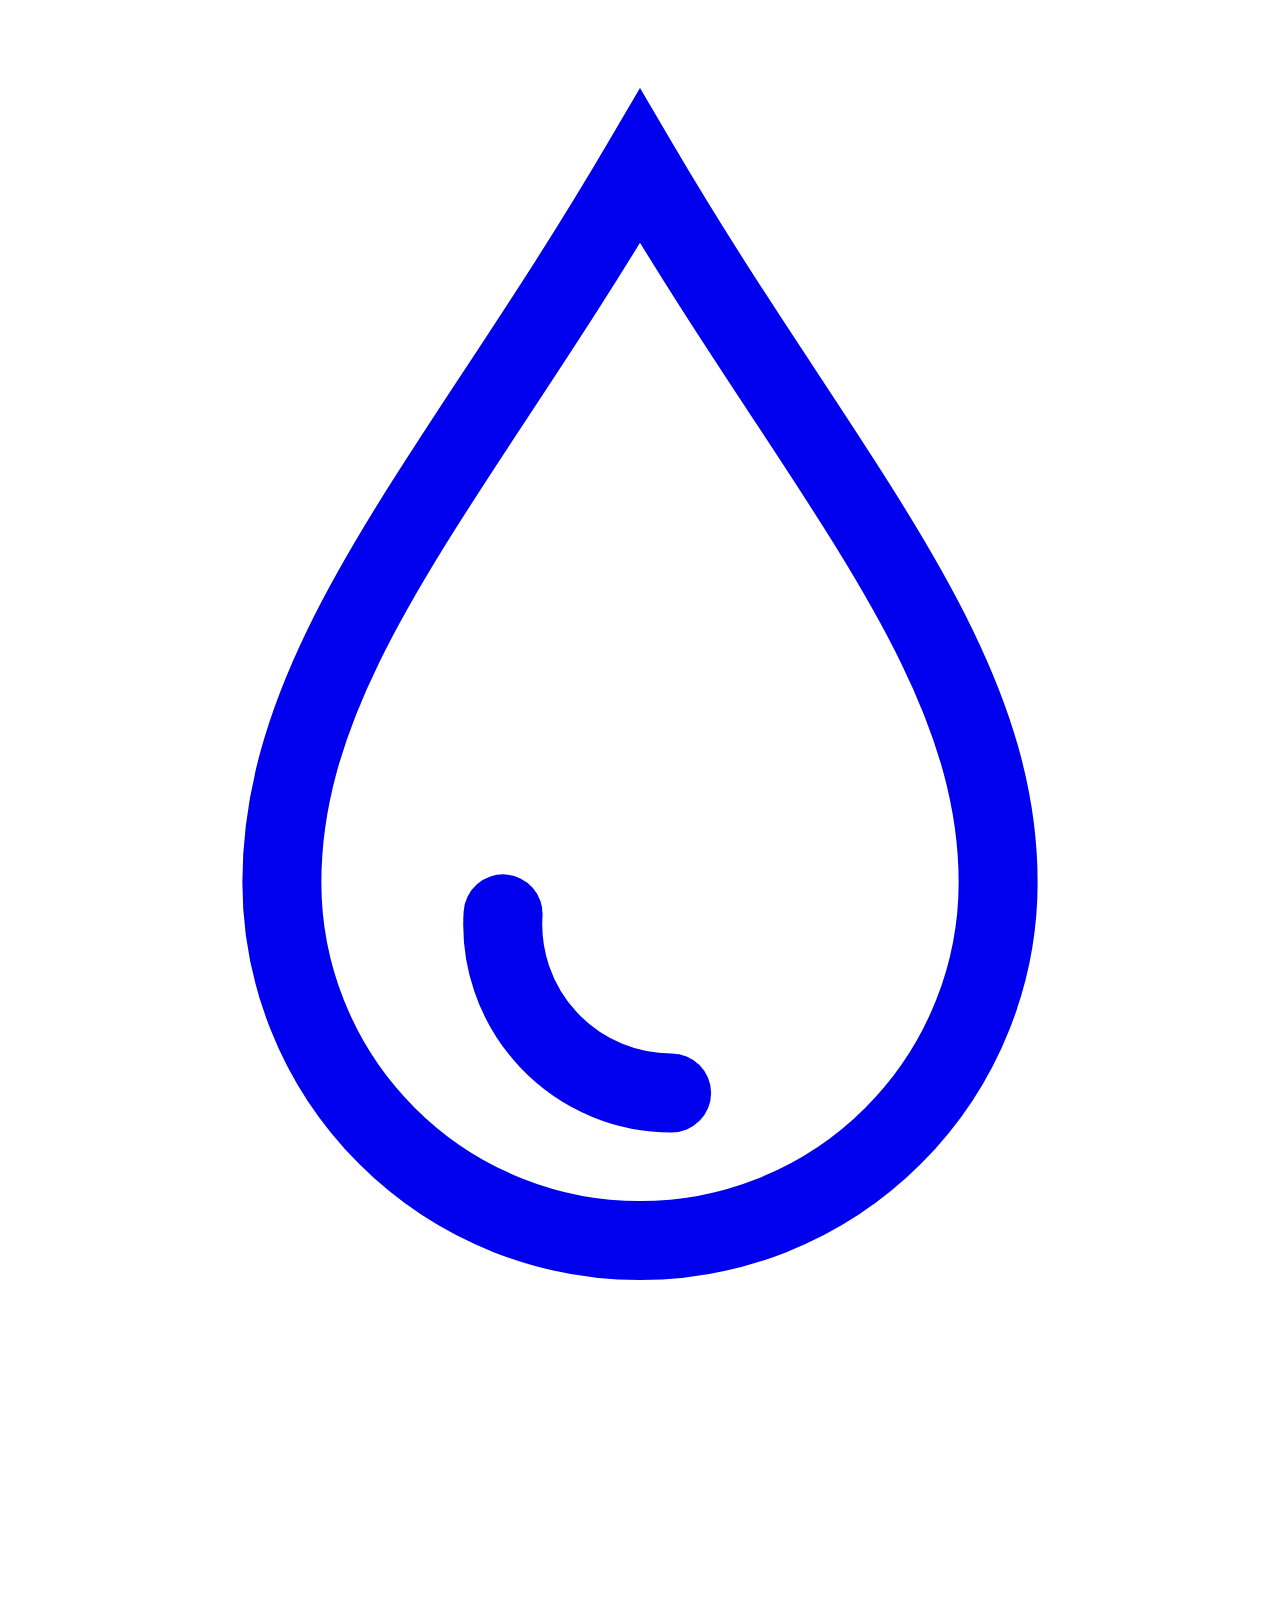
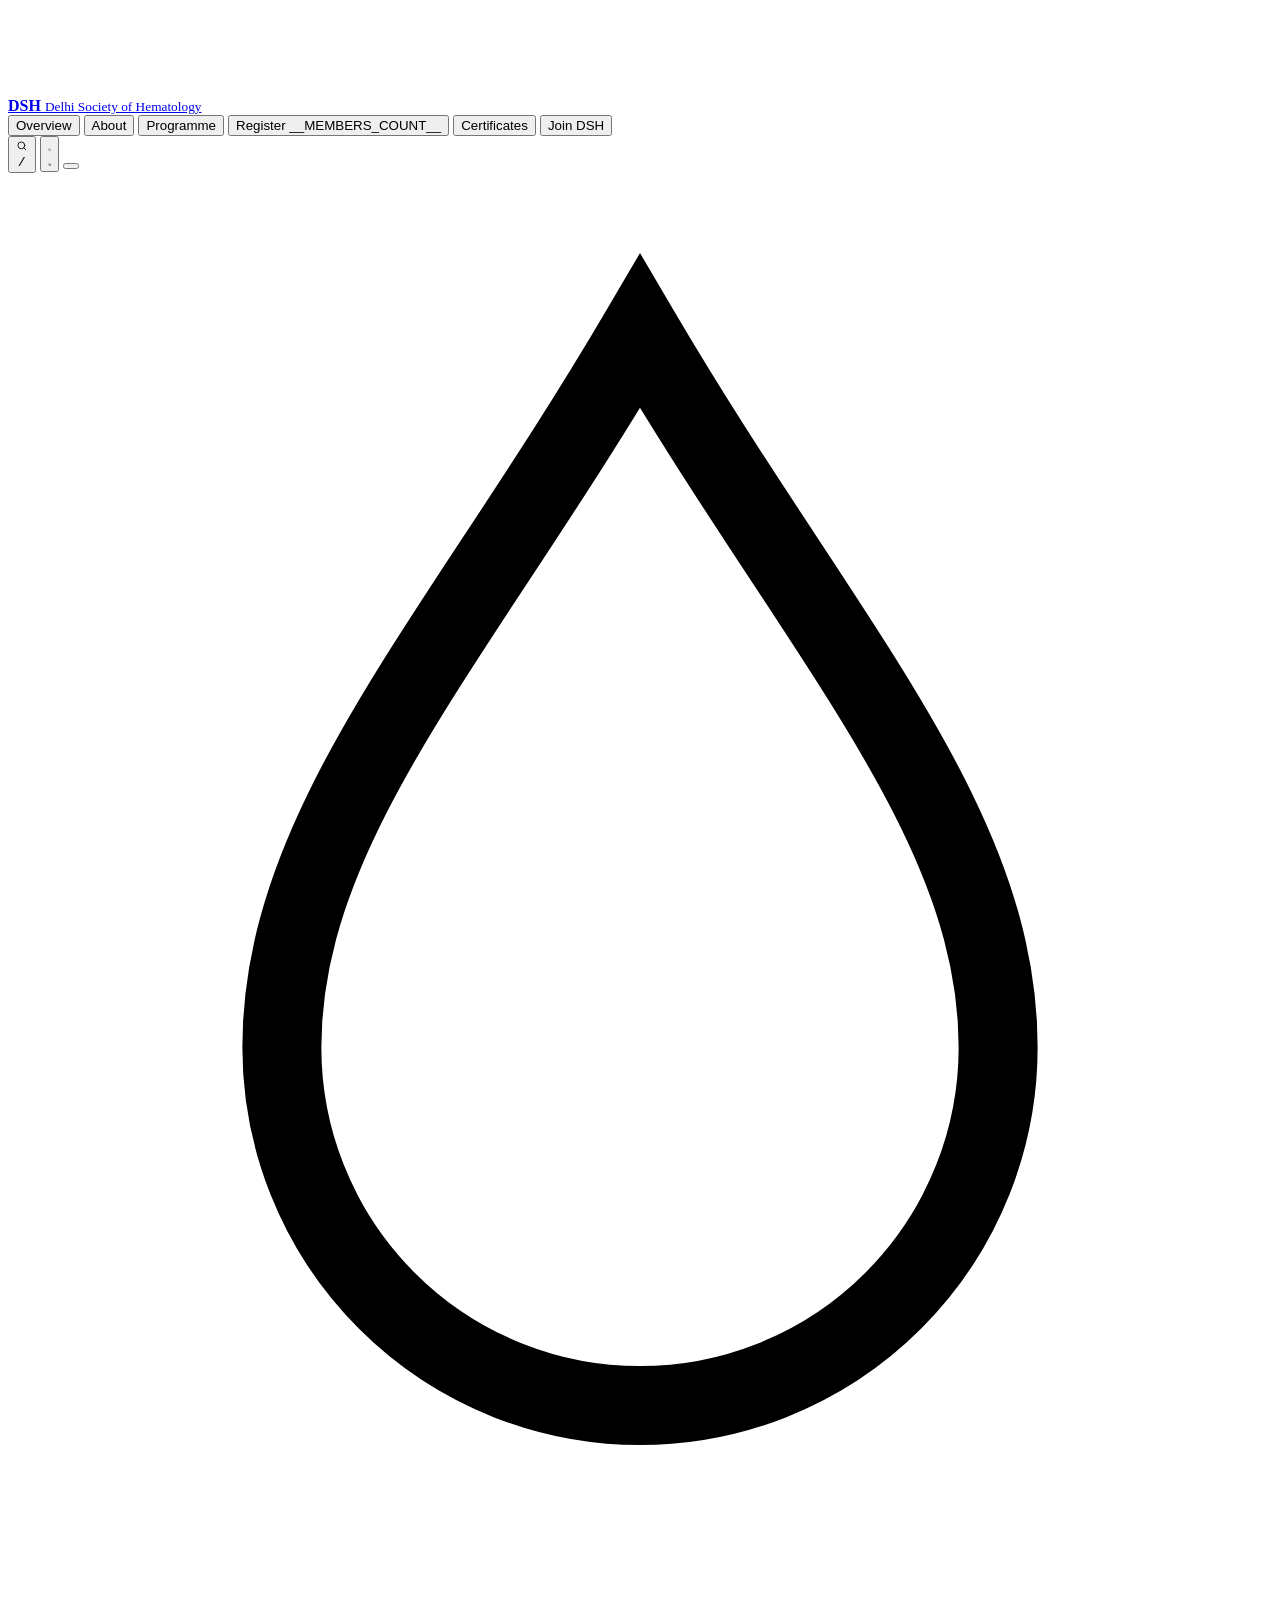
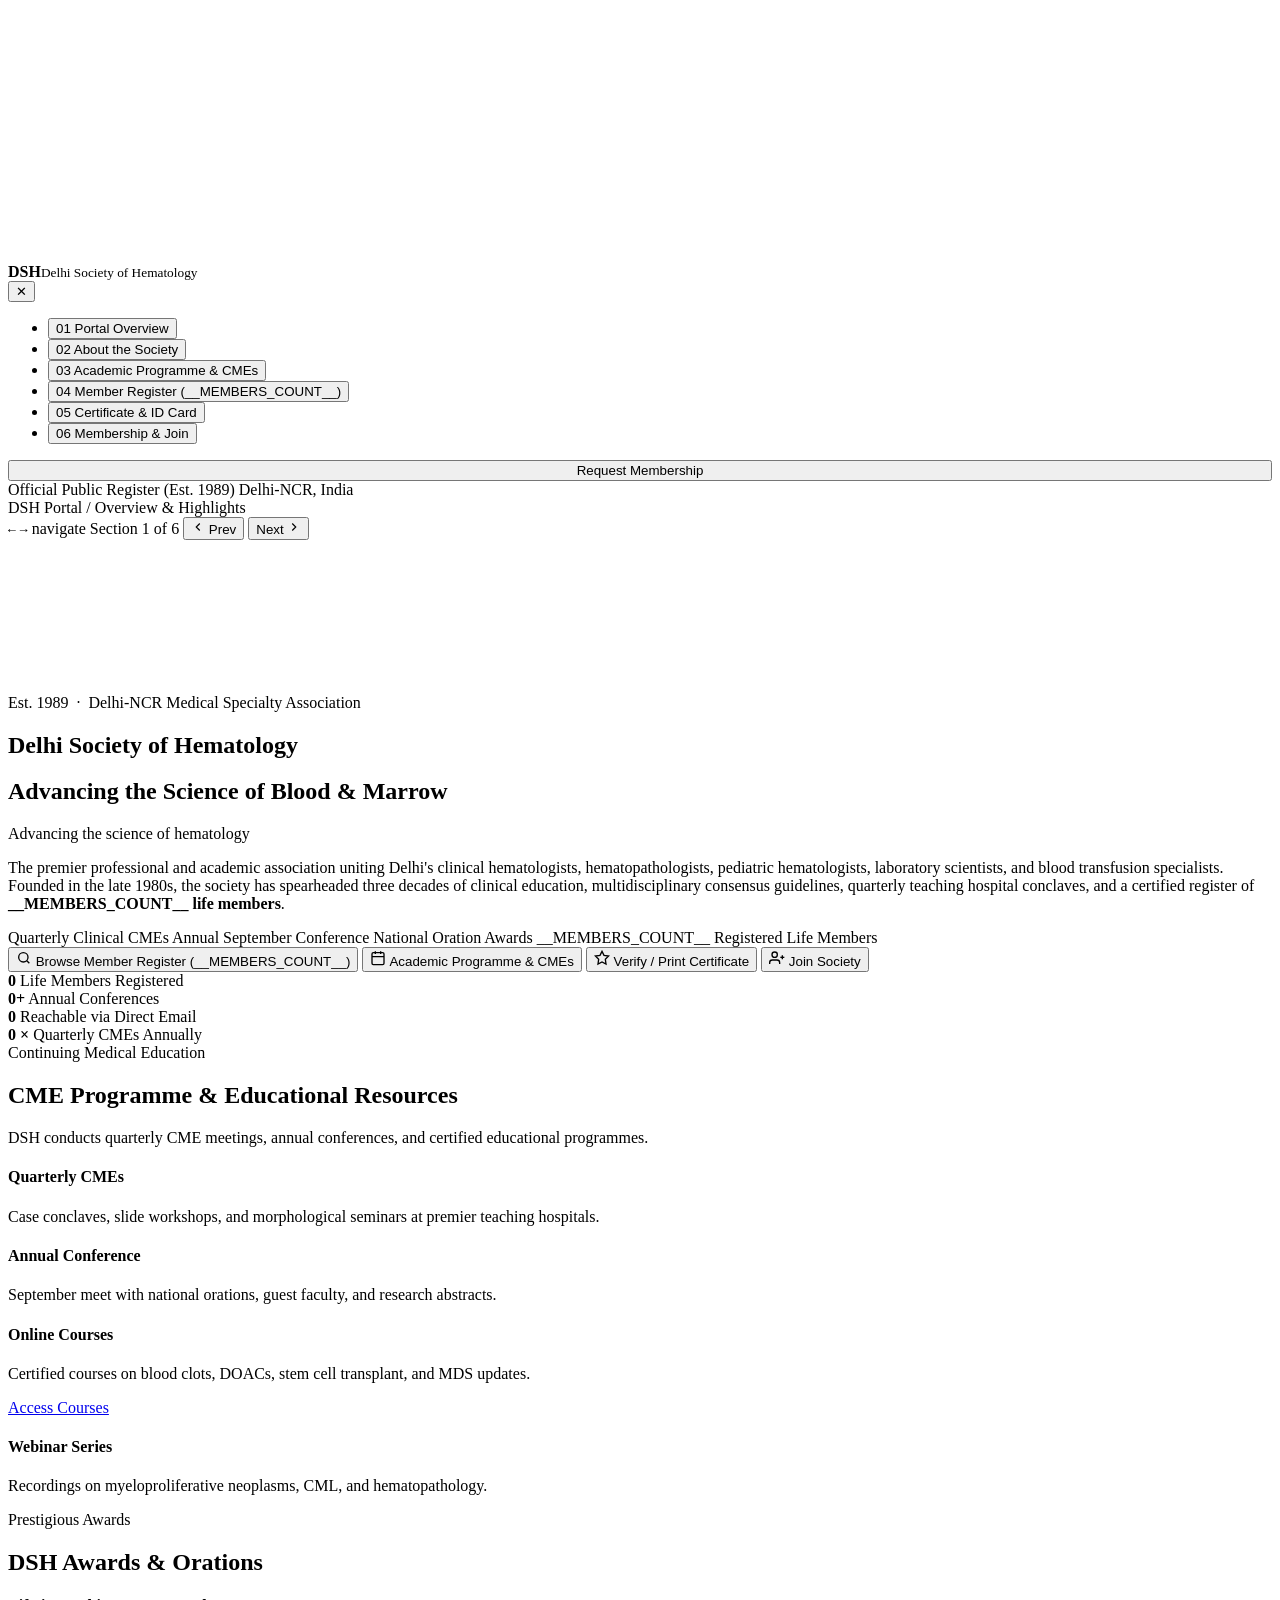
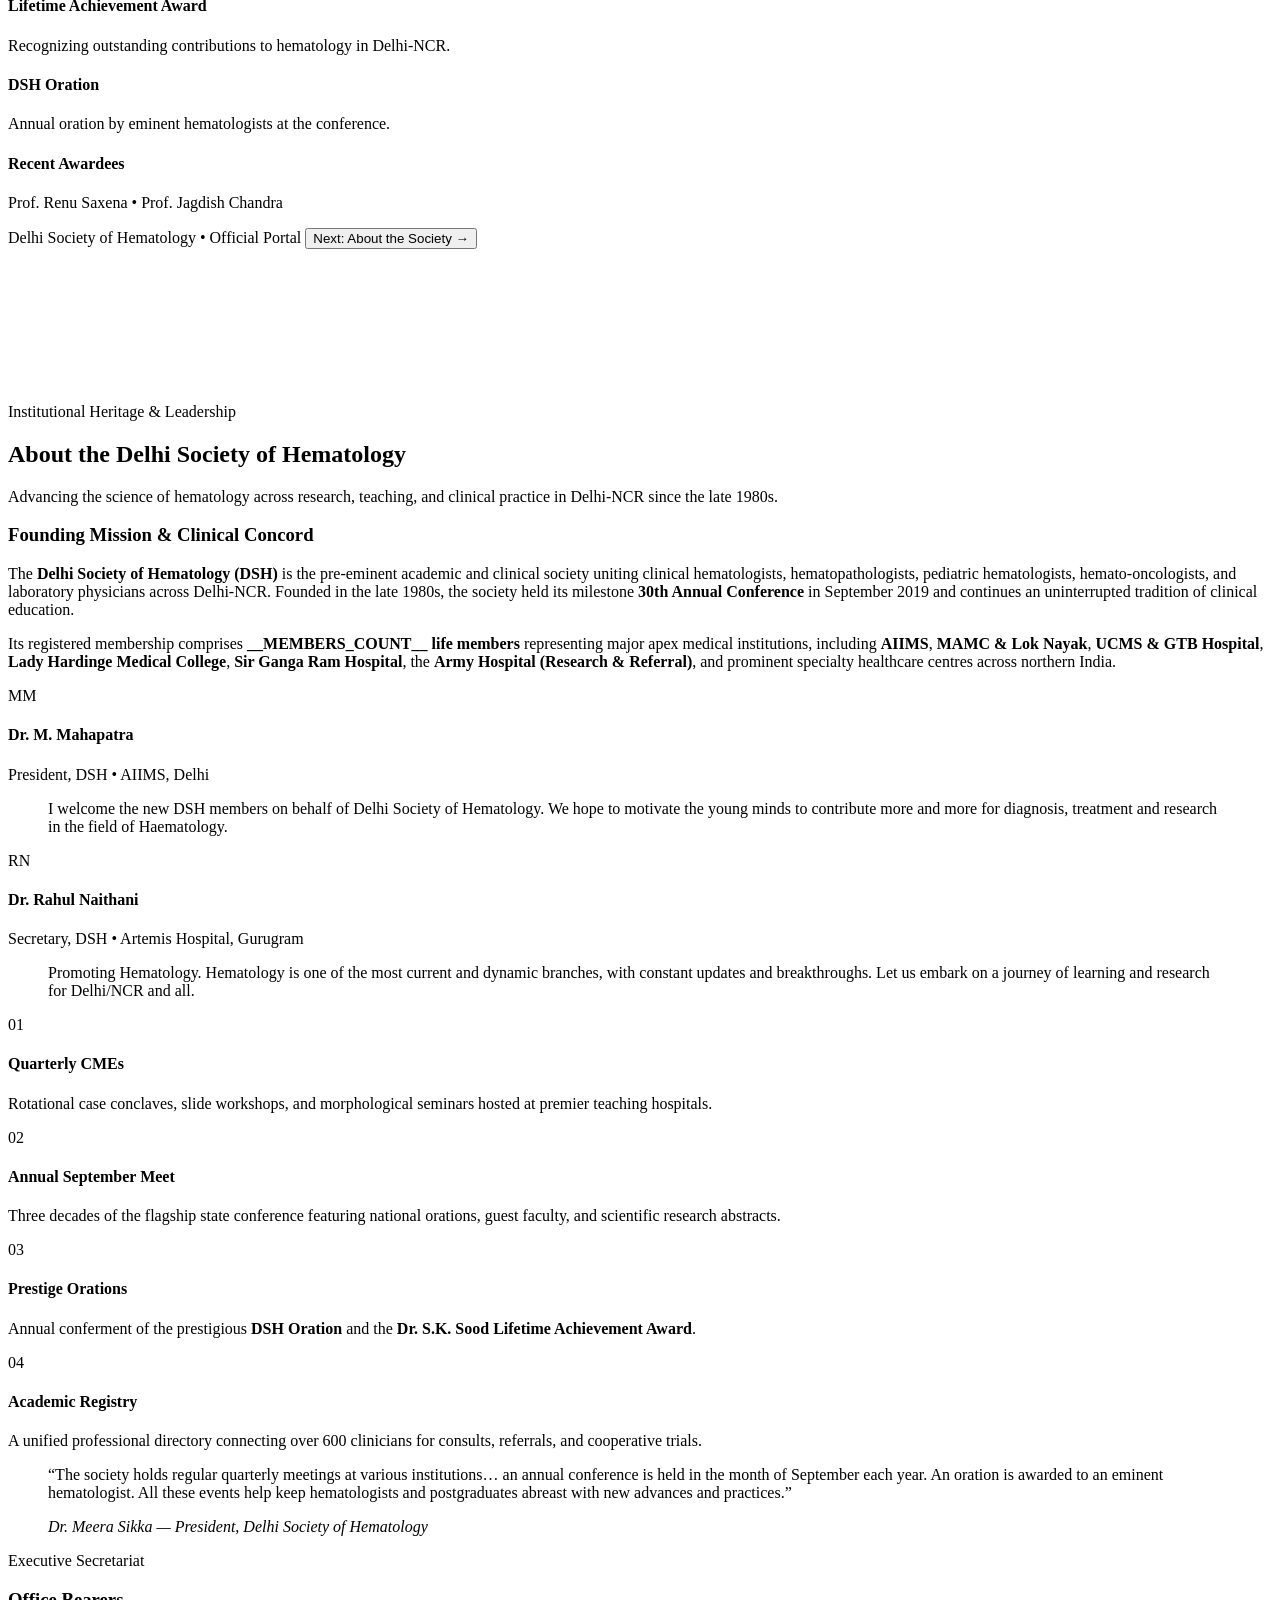
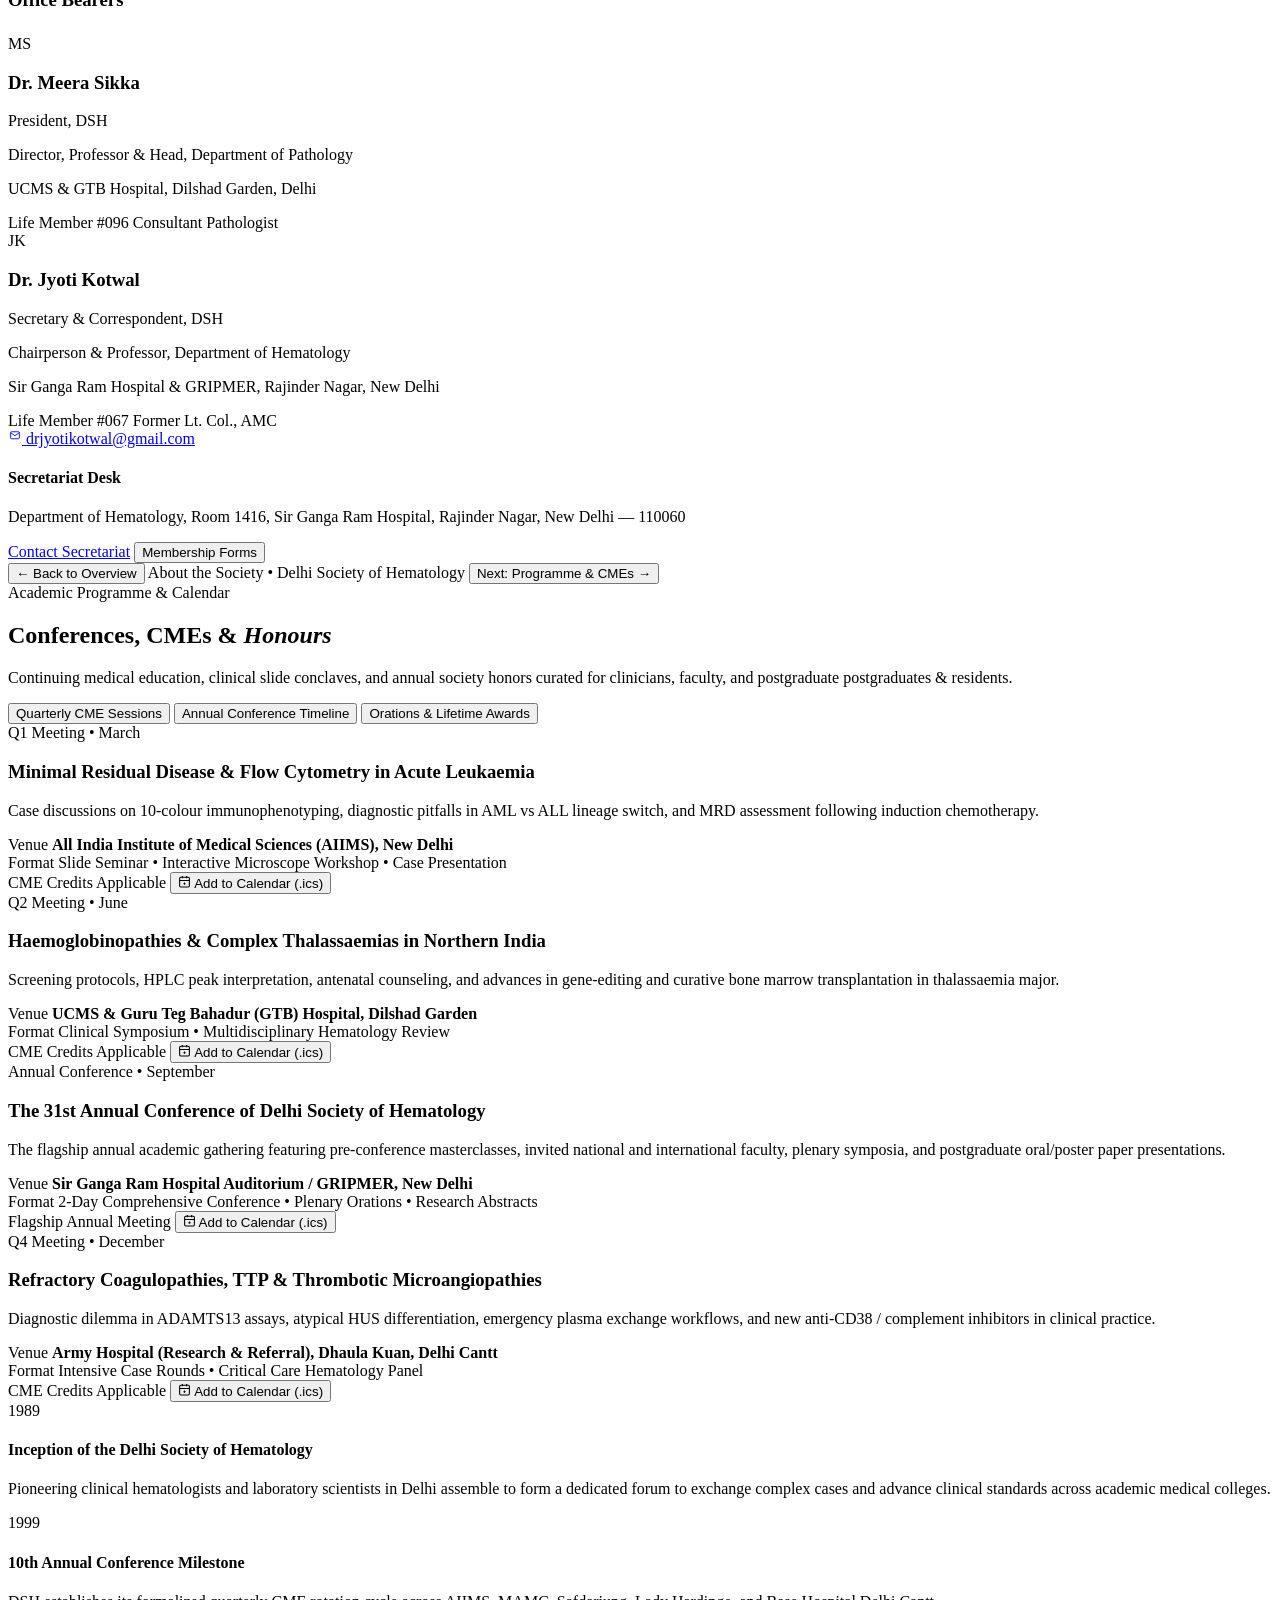
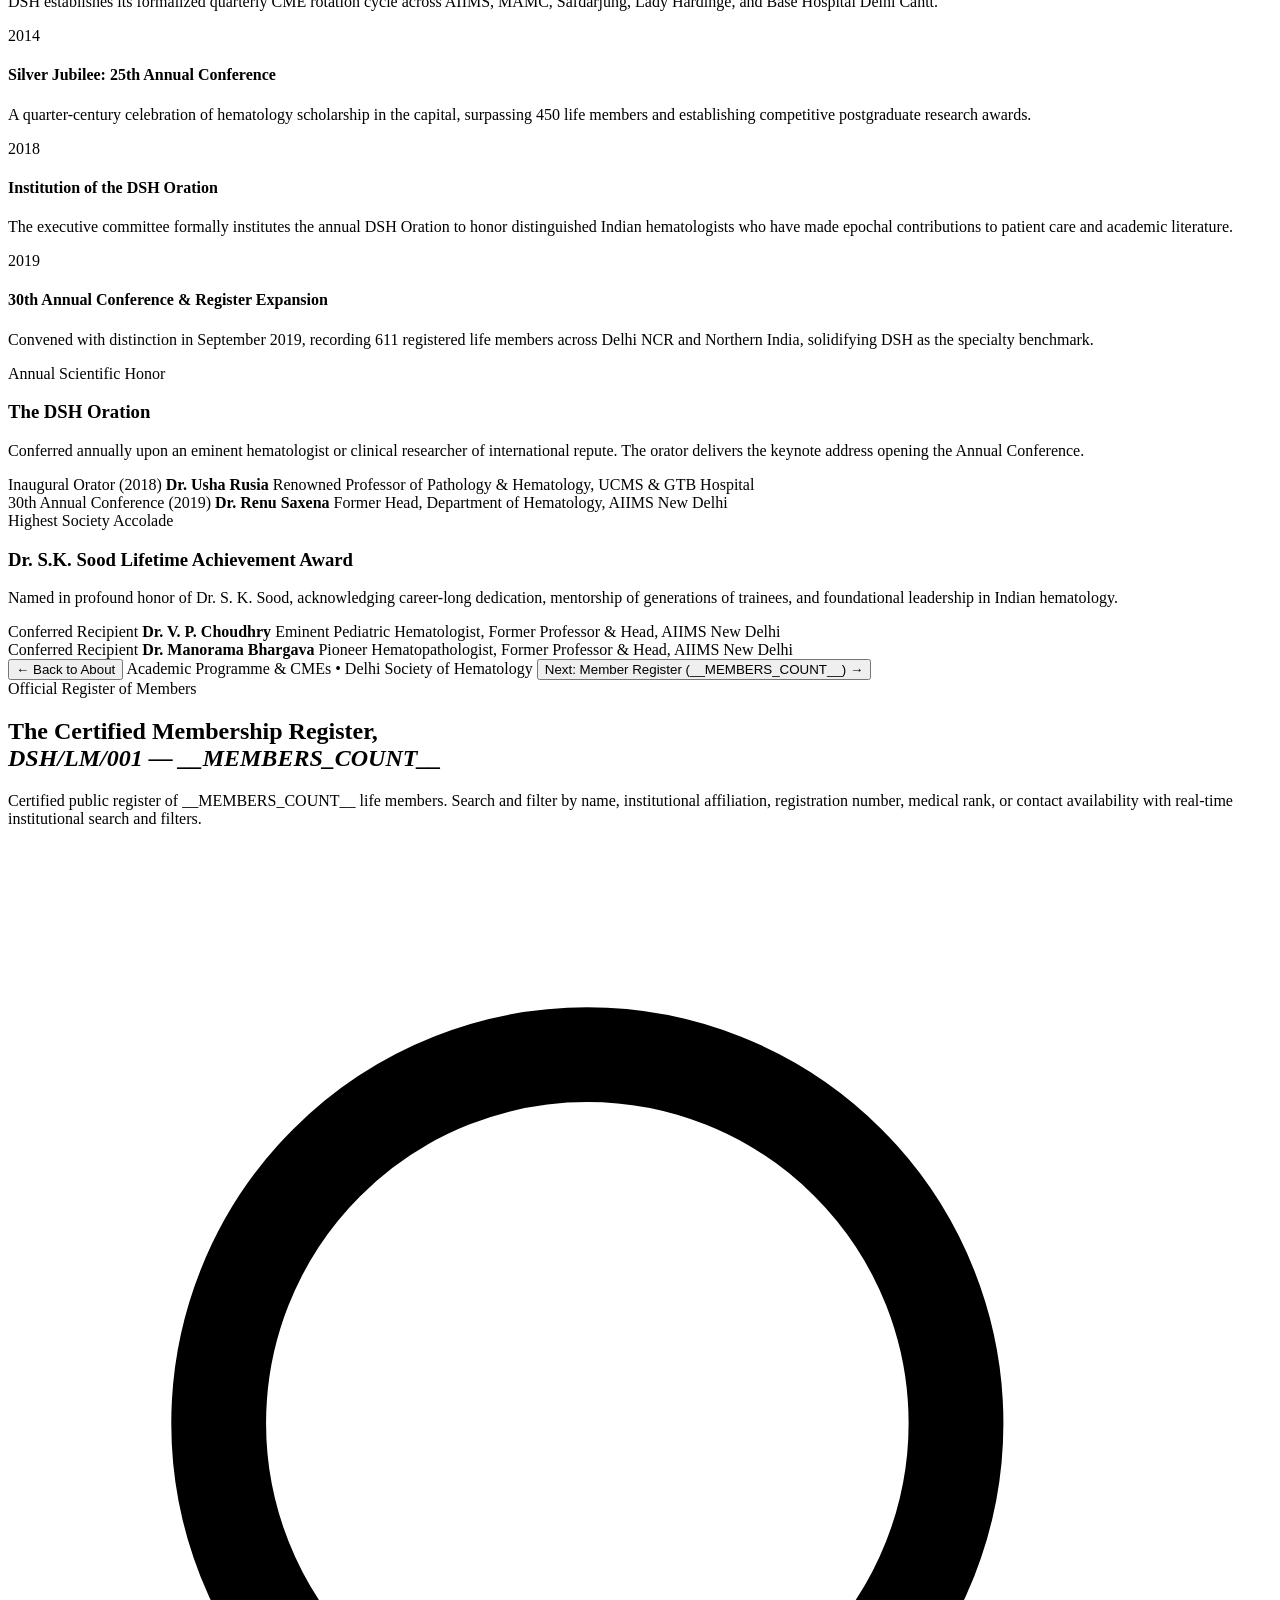
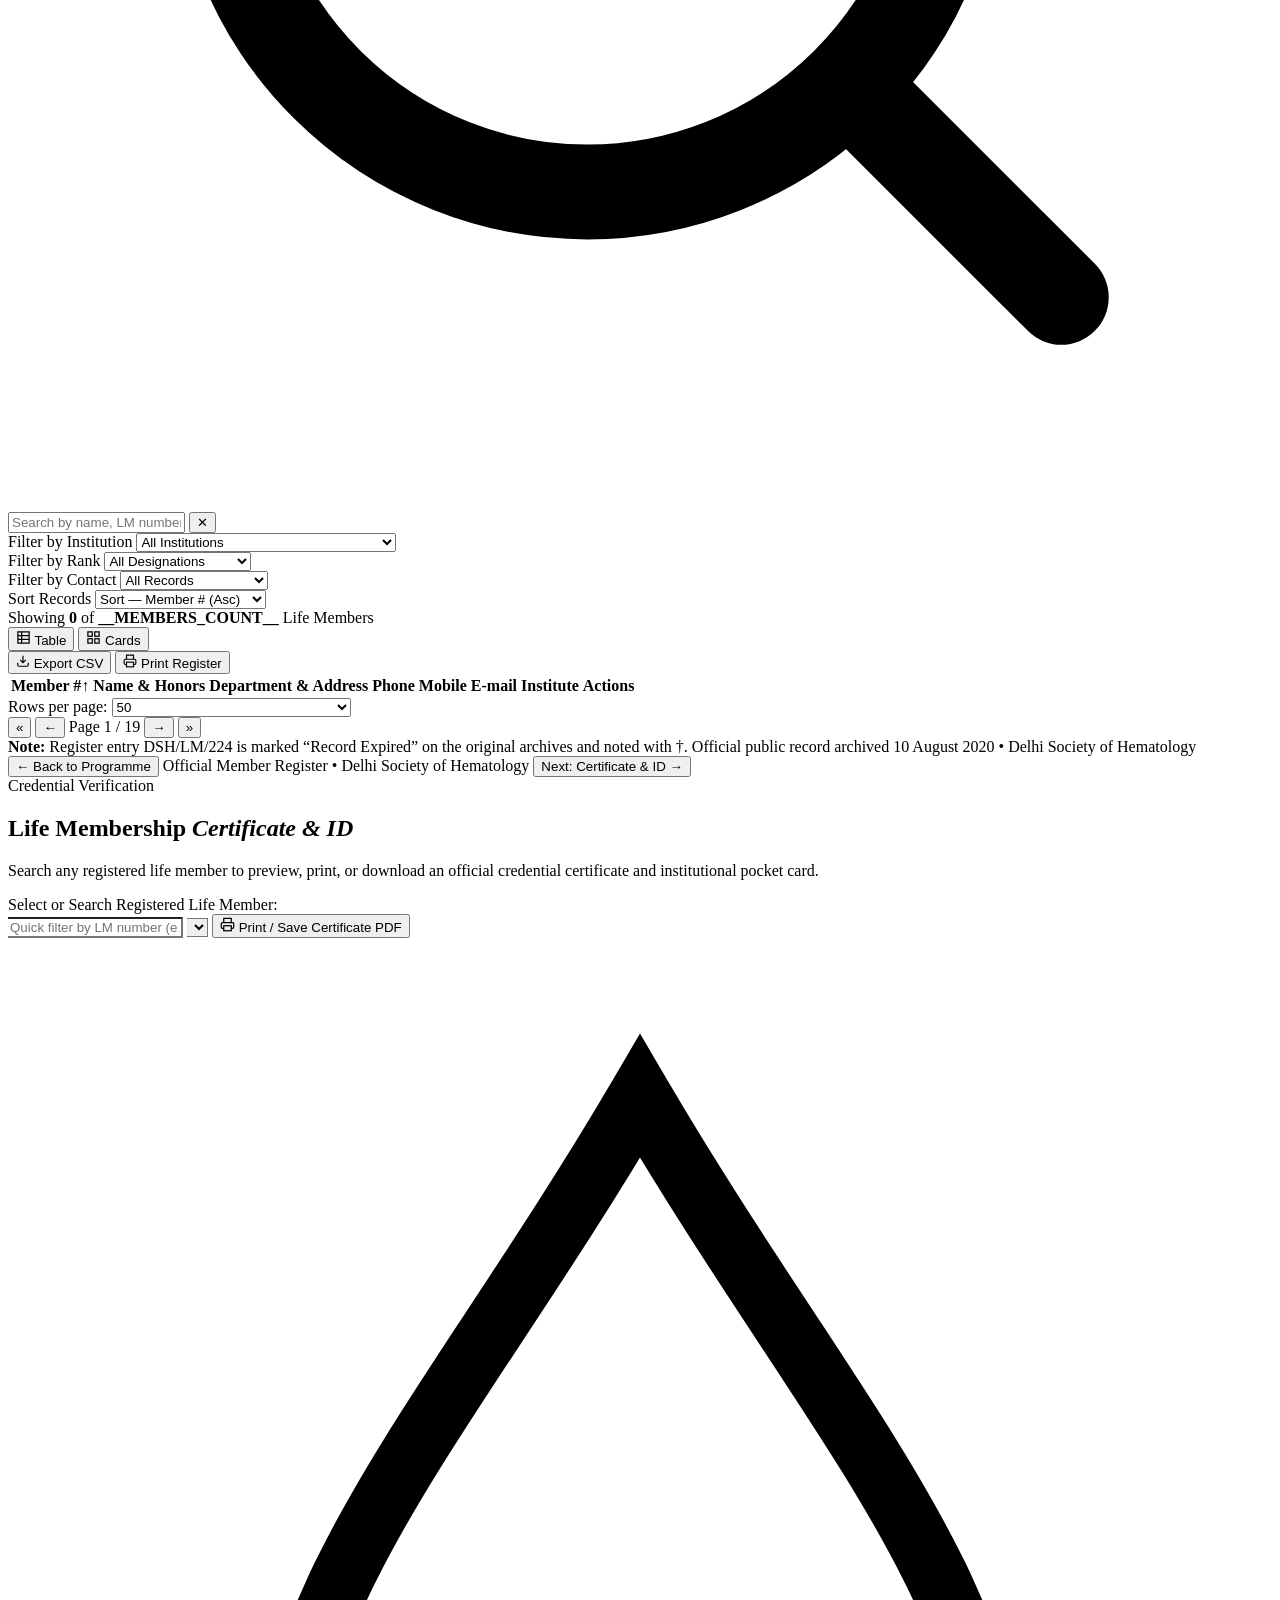
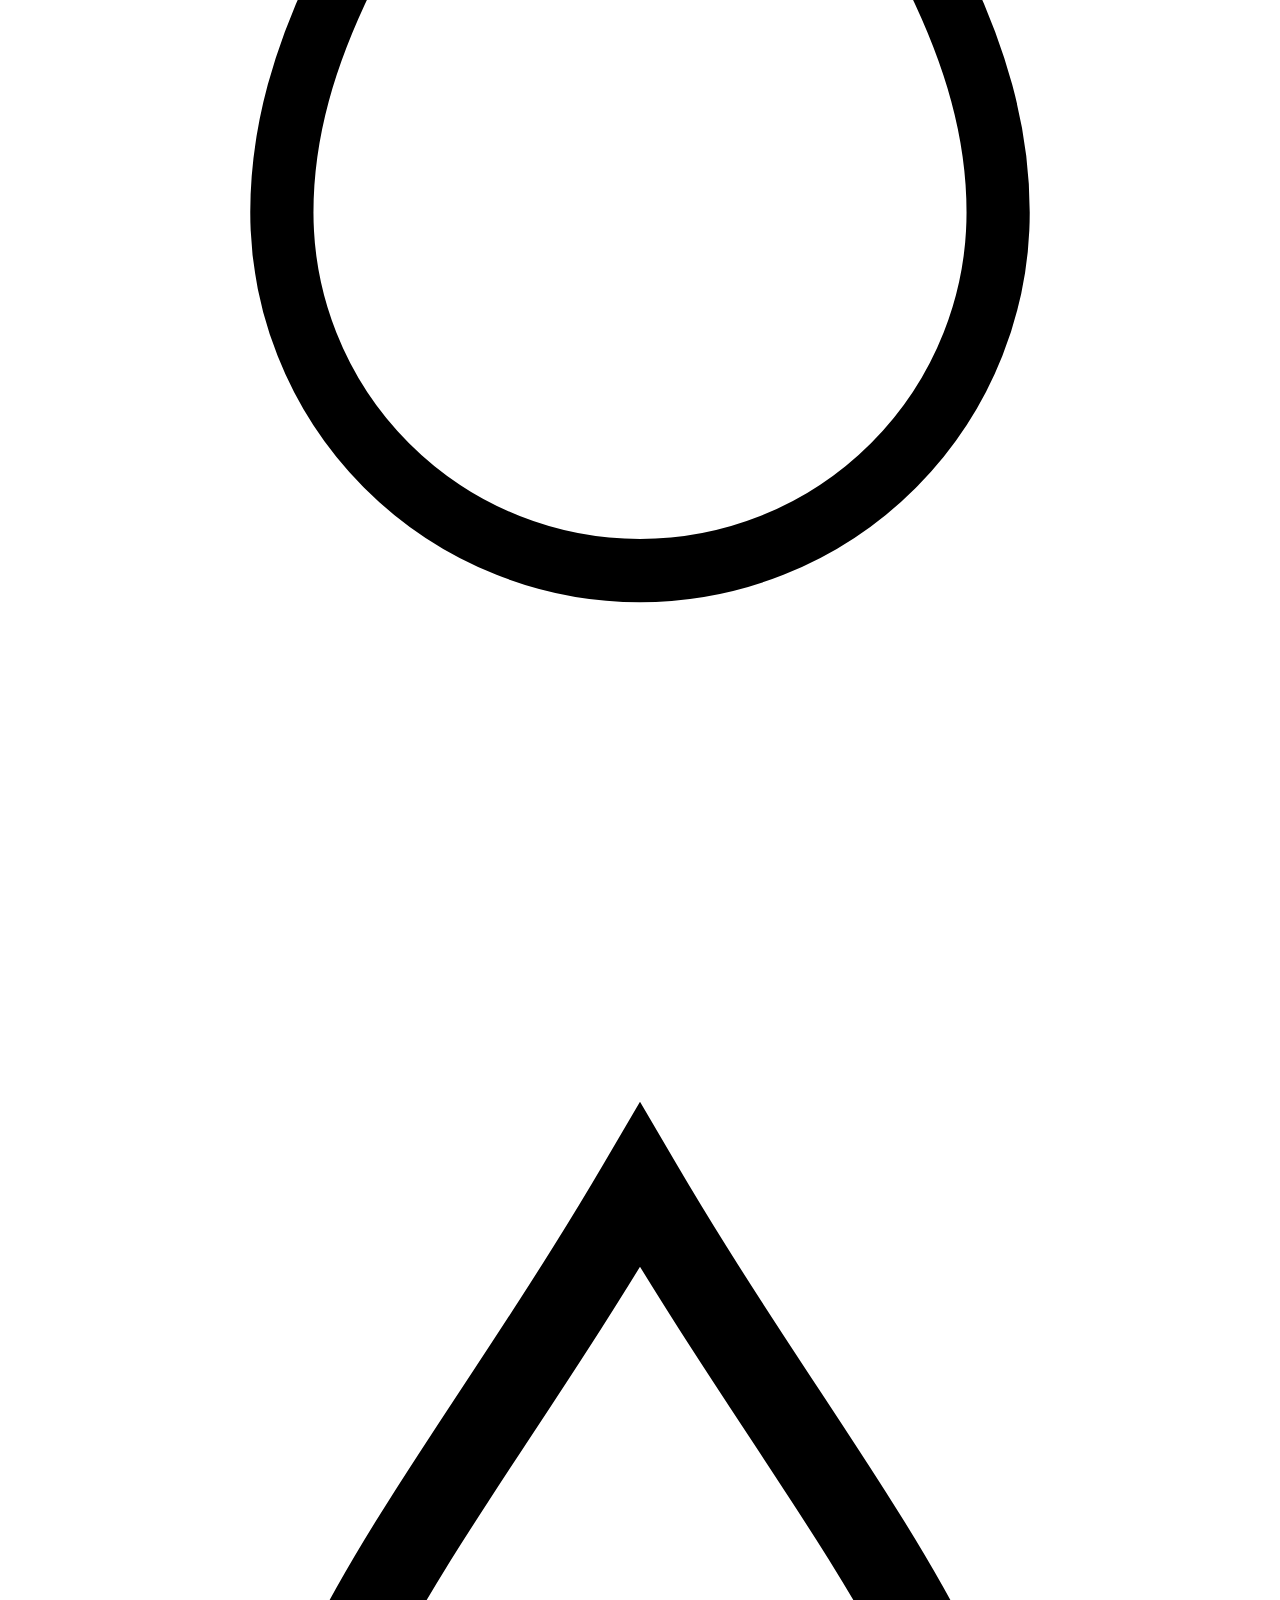
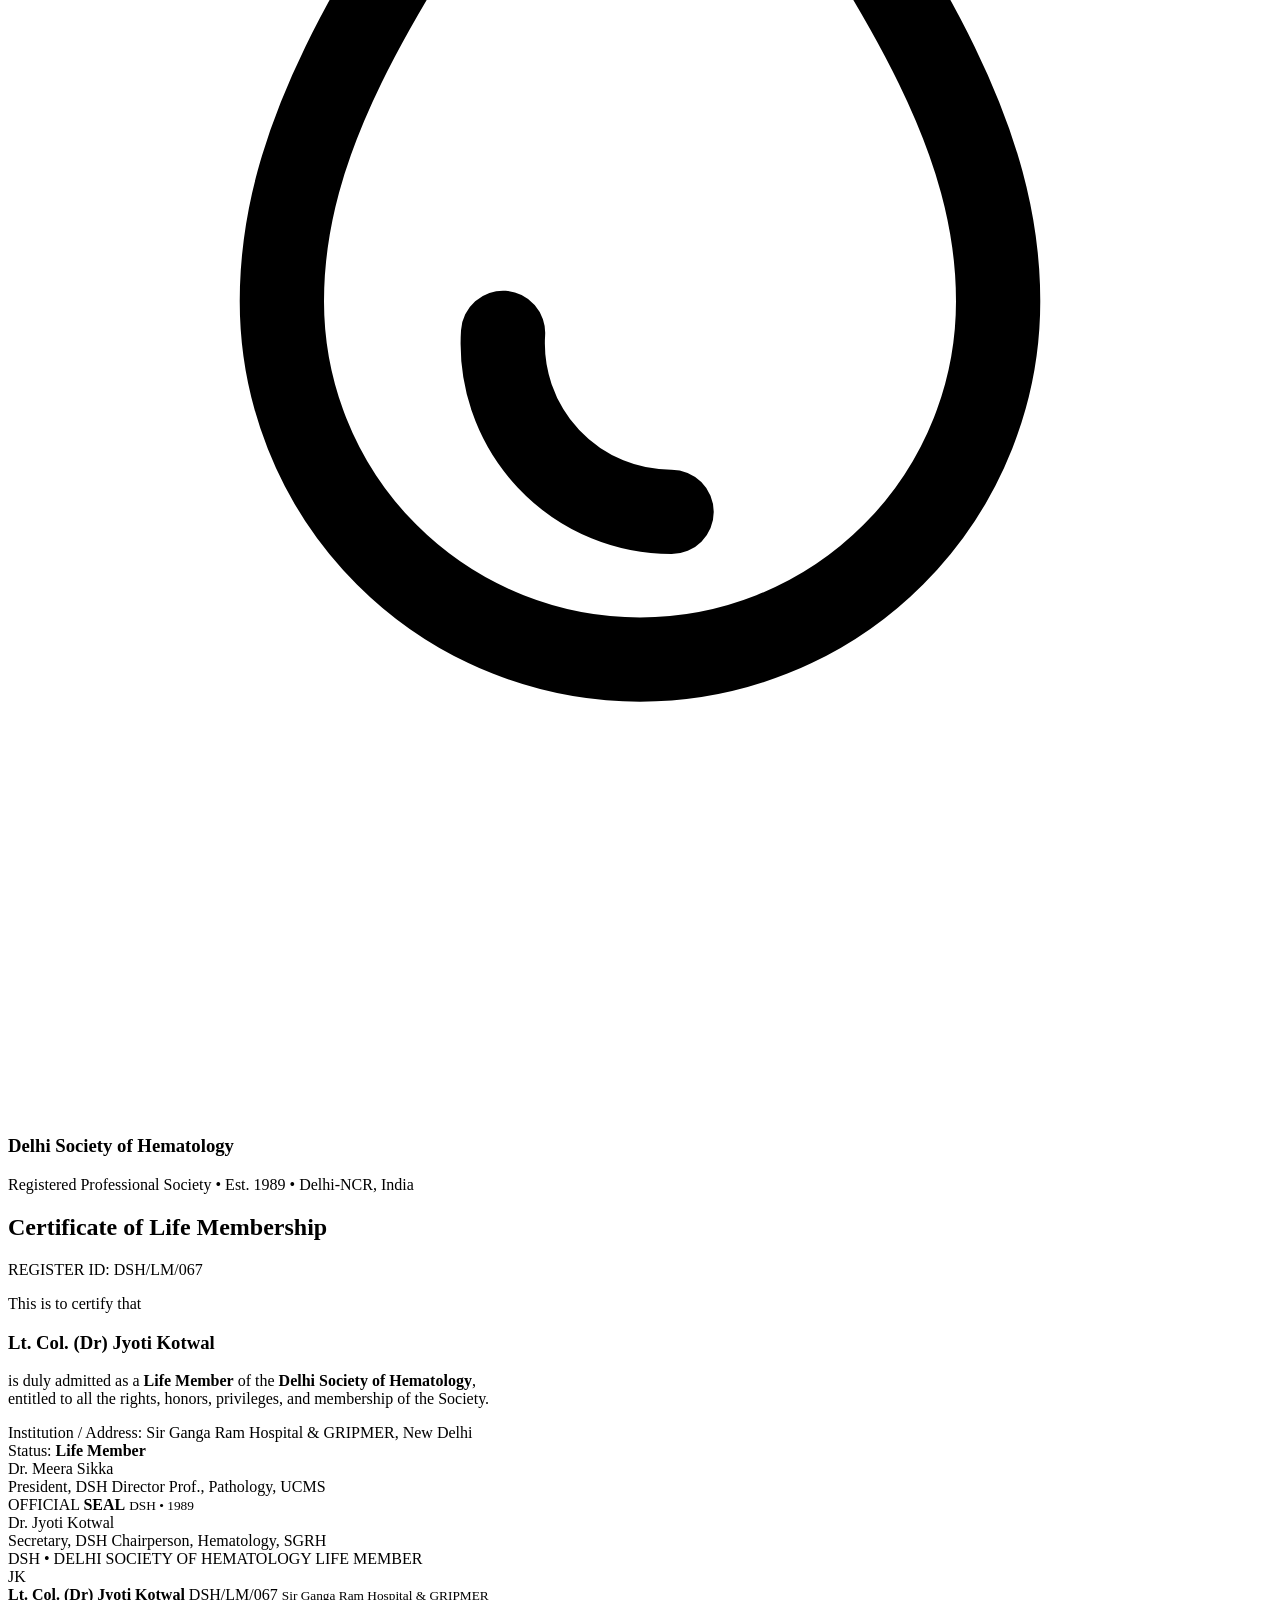
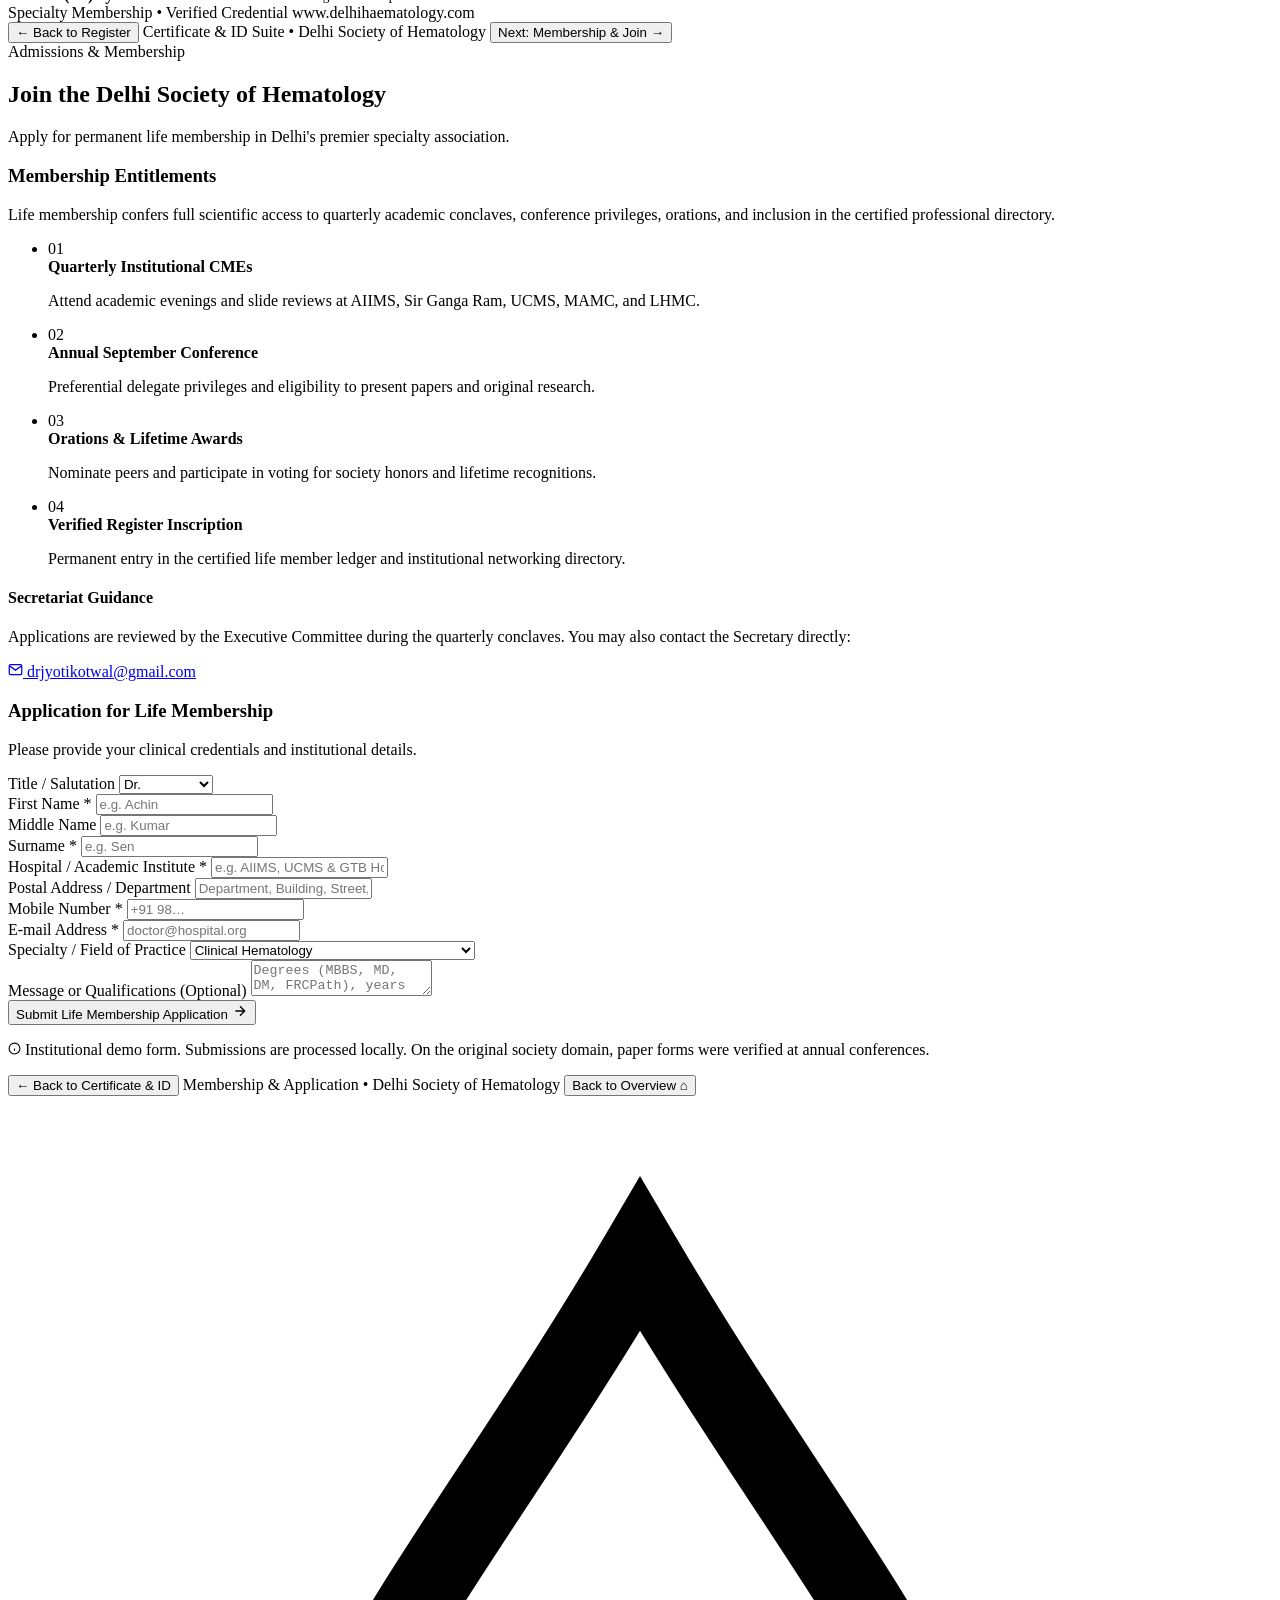
<file: src/template.html>
<!DOCTYPE html>
<html lang="en">
<head>
<meta charset="UTF-8">
<meta name="viewport" content="width=device-width, initial-scale=1.0, viewport-fit=cover">
<meta name="theme-color" id="metaTheme" content="#0B0C0E">
<title>Delhi Society of Hematology — Official Register &amp; Academic Portal</title>
<meta name="description" content="Delhi Society of Hematology (Est. 1989) — Advancing the science of hematology. Official membership register of __MEMBERS_COUNT__ life members, quarterly CME meetings, annual conferences, and academic membership.">
<link rel="icon" href="data:image/svg+xml,%3Csvg xmlns='http://www.w3.org/2000/svg' viewBox='0 0 24 32'%3E%3Cpath d='M12 2c3.6 5.6 7 9.2 7 14a7 7 0 1 1-14 0c0-4.8 3.4-8.4 7-14z' fill='%238f1d33'/%3E%3C/svg%3E">
<script>
/* Theme boot — run before first paint to prevent color flash */
(function(){
  var t = null;
  try { t = localStorage.getItem('dsh-theme'); } catch(e){}
  if (t !== 'light' && t !== 'dark') {
    t = (window.matchMedia && matchMedia('(prefers-color-scheme: light)').matches) ? 'light' : 'dark';
  }
  document.documentElement.dataset.theme = t;
})();
</script>
<style>
__CSS__
</style>
</head>
<body>

<div id="progress" aria-hidden="true"></div>

<!-- Institutional Navigation & Window Tabs -->
<header class="site-header">
  <nav class="top" aria-label="Main Navigation">
    <div class="nav-inner">
      <a class="brand" href="#home" data-target="home" aria-label="Delhi Society of Hematology Home">
        <span class="mark" aria-hidden="true">
          <svg viewBox="0 0 24 32" fill="none">
            <path d="M12 3c3.4 5.8 6.8 9.3 6.8 13.6A6.8 6.8 0 1 1 5.2 16.6C5.2 12.3 8.6 8.8 12 3z" stroke="currentColor" stroke-width="1.5"/>
            <path d="M9.4 17.2a3.2 3.2 0 0 0 3.2 3.4" stroke="currentColor" stroke-width="1.5" stroke-linecap="round"/>
          </svg>
        </span>
        <span class="brand-b">
          <b>DSH</b>
          <small>Delhi Society of Hematology</small>
        </span>
      </a>

      <!-- Portal Navigation Tabs -->
      <div class="nav-window-tabs" id="windowNavTabs" role="tablist" aria-label="Portal Navigation">
        <button class="win-tab-btn active" data-target="home" role="tab" aria-selected="true" id="tab-btn-home">
          <span>Overview</span>
        </button>
        <button class="win-tab-btn" data-target="about" role="tab" aria-selected="false" id="tab-btn-about">
          <span>About</span>
        </button>
        <button class="win-tab-btn" data-target="programme" role="tab" aria-selected="false" id="tab-btn-programme">
          <span>Programme</span>
        </button>
        <button class="win-tab-btn" data-target="directory" role="tab" aria-selected="false" id="tab-btn-directory">
          <span>Register</span>
          <span class="tab-badge">__MEMBERS_COUNT__</span>
        </button>
        <button class="win-tab-btn" data-target="certificate" role="tab" aria-selected="false" id="tab-btn-certificate">
          <span>Certificates</span>
        </button>
        <button class="win-tab-btn win-tab-cta" data-target="join" role="tab" aria-selected="false" id="tab-btn-join">
          <span>Join DSH</span>
        </button>
      </div>

      <div class="nav-actions">
        <button class="nav-search-trigger" id="quickSearchBtn" title="Quick Search (Press /)" aria-label="Quick search member register">
          <svg viewBox="0 0 24 24" fill="none" stroke="currentColor" stroke-width="1.8" stroke-linecap="round"><circle cx="11" cy="11" r="7"/><path d="M20 20l-3.8-3.8"/></svg>
          <kbd>/</kbd>
        </button>
        <button class="theme-toggle" id="themeToggle" aria-label="Switch colour theme" title="Toggle Light / Dark mode">
          <svg class="moon" viewBox="0 0 24 24" fill="none" stroke="currentColor" stroke-width="1.7" stroke-linecap="round" stroke-linejoin="round"><path d="M21 12.8A9 9 0 1 1 11.2 3a7 7 0 0 0 9.8 9.8z"/></svg>
          <svg class="sun" viewBox="0 0 24 24" fill="none" stroke="currentColor" stroke-width="1.7" stroke-linecap="round"><circle cx="12" cy="12" r="4.5"/><path d="M12 2v2.5M12 19.5V22M2 12h2.5M19.5 12H22M4.6 4.6l1.8 1.8M17.6 17.6l1.8 1.8M4.6 19.4l1.8-1.8M17.6 6.4l1.8-1.8"/></svg>
        </button>
        <button id="navToggle" class="nav-toggle-btn" aria-label="Open navigation menu" aria-expanded="false" aria-controls="mobileDrawer">
          <span class="bar"></span>
          <span class="bar"></span>
          <span class="bar"></span>
        </button>
      </div>
    </div>
  </nav>

  <!-- Mobile Slide-out Navigation Drawer -->
  <div class="mobile-drawer" id="mobileDrawer" aria-hidden="true">
    <div class="drawer-backdrop" id="drawerBackdrop"></div>
    <div class="drawer-content">
      <div class="drawer-header">
        <div class="brand">
          <span class="mark"><svg viewBox="0 0 24 32" fill="none"><path d="M12 3c3.4 5.8 6.8 9.3 6.8 13.6A6.8 6.8 0 1 1 5.2 16.6C5.2 12.3 8.6 8.8 12 3z" stroke="currentColor" stroke-width="1.5"/></svg></span>
          <span class="brand-b"><b>DSH</b><small>Delhi Society of Hematology</small></span>
        </div>
        <button class="drawer-close" id="drawerClose" aria-label="Close navigation menu">✕</button>
      </div>
      <ul class="drawer-nav">
        <li><button class="drawer-link" data-target="home"><span class="drawer-num">01</span> Portal Overview</button></li>
        <li><button class="drawer-link" data-target="about"><span class="drawer-num">02</span> About the Society</button></li>
        <li><button class="drawer-link" data-target="programme"><span class="drawer-num">03</span> Academic Programme &amp; CMEs</button></li>
        <li><button class="drawer-link" data-target="directory"><span class="drawer-num">04</span> Member Register (__MEMBERS_COUNT__)</button></li>
        <li><button class="drawer-link" data-target="certificate"><span class="drawer-num">05</span> Certificate &amp; ID Card</button></li>
        <li><button class="drawer-link" data-target="join"><span class="drawer-num">06</span> Membership &amp; Join</button></li>
      </ul>
      <div class="drawer-footer">
        <button class="btn btn-primary" data-target="join" style="width:100%;justify-content:center">Request Membership</button>
        <div class="drawer-meta">
          <span>Official Public Register (Est. 1989)</span>
          <span>Delhi-NCR, India</span>
        </div>
      </div>
    </div>
  </div>
</header>

<!-- Section Navigation Bar (Sub-Header Breadcrumb & Controls) -->
<div class="window-bar" aria-label="Section Navigation Controls">
  <div class="wrap window-bar-inner">
    <div class="window-breadcrumbs">
      <span class="wb-root">DSH Portal</span>
      <span class="wb-sep">/</span>
      <span class="wb-current" id="windowCurrentTitle">Overview &amp; Highlights</span>
    </div>
    <div class="window-quick-pills">
      <span class="win-kbd-hint" title="Use Left and Right arrow keys on your keyboard to navigate sections"><kbd>&larr;</kbd> <kbd>&rarr;</kbd> navigate</span>
      <span class="win-pill" id="winCounterPill">Section 1 of 6</span>
      <button class="win-nav-step" id="prevWinStepBtn" title="Previous Section (&larr;)">
        <svg viewBox="0 0 24 24" width="14" height="14" fill="none" stroke="currentColor" stroke-width="2"><path d="M15 18l-6-6 6-6"/></svg>
        <span>Prev</span>
      </button>
      <button class="win-nav-step" id="nextWinStepBtn" title="Next Section (&rarr;)">
        <span>Next</span>
        <svg viewBox="0 0 24 24" width="14" height="14" fill="none" stroke="currentColor" stroke-width="2"><path d="M9 18l6-6-6-6"/></svg>
      </button>
    </div>
  </div>
</div>

<!-- ================= MAIN SUB-WINDOW STAGE ================= -->
<main id="windowStage" class="window-stage">

  <!-- ================= WINDOW 1: OVERVIEW / HOME ================= -->
  <article class="sub-window active" id="win-home" data-win="home" role="tabpanel" aria-labelledby="tab-btn-home">
    <header class="hero" id="home">
      <canvas id="gl-hero" aria-label="Interactive 3D WebGL simulation of cellular hematology"></canvas>
      <div class="hero-vignette"></div>
      <div class="hero-content">
        <div class="hero-badge">
          <span class="pulse-dot"></span>
          <span class="badge-text">Est. 1989 &nbsp;·&nbsp; Delhi-NCR Medical Specialty Association</span>
        </div>

        <!-- Big Heading -->
        <h1 class="hero-main-title">Delhi Society of Hematology</h1>

        <!-- Smaller Sub-Heading Below Big Heading -->
        <h2 class="hero-subhead">Advancing the Science of Blood &amp; Marrow</h2>

        <!-- Prominent Tagline -->
        <p class="hero-tagline">Advancing the science of hematology</p>

        <!-- Rich Descriptions -->
        <div class="hero-descriptions-block">
          <p class="sub">
            The premier professional and academic association uniting Delhi's clinical hematologists,
            hematopathologists, pediatric hematologists, laboratory scientists, and blood transfusion specialists.
            Founded in the late 1980s, the society has spearheaded three decades of clinical education,
            multidisciplinary consensus guidelines, quarterly teaching hospital conclaves, and a certified register of
            <b class="highlight-count">__MEMBERS_COUNT__ life members</b>.
          </p>
          <div class="hero-highlights-pills">
            <span class="h-pill">Quarterly Clinical CMEs</span>
            <span class="h-pill">Annual September Conference</span>
            <span class="h-pill">National Oration Awards</span>
            <span class="h-pill">__MEMBERS_COUNT__ Registered Life Members</span>
          </div>
        </div>

        <!-- Action CTAs: Quick Section Access -->
        <div class="cta">
          <button class="btn btn-primary" data-target="directory">
            <svg viewBox="0 0 24 24" width="16" height="16" fill="none" stroke="currentColor" stroke-width="2"><circle cx="11" cy="11" r="7"/><path d="M20 20l-3.8-3.8"/></svg>
            Browse Member Register (__MEMBERS_COUNT__)
          </button>
          <button class="btn btn-ghost" data-target="programme">
            <svg viewBox="0 0 24 24" width="16" height="16" fill="none" stroke="currentColor" stroke-width="2"><rect x="3" y="4" width="18" height="18" rx="2"/><path d="M16 2v4M8 2v4M3 10h18"/></svg>
            Academic Programme &amp; CMEs
          </button>
          <button class="btn btn-subtle" data-target="certificate">
            <svg viewBox="0 0 24 24" width="16" height="16" fill="none" stroke="currentColor" stroke-width="2"><path d="M12 2l3 6 7 1-5 5 1 7-6-3-6 3 1-7-5-5 7-1z"/></svg>
            Verify / Print Certificate
          </button>
          <button class="btn btn-ghost" data-target="join">
            <svg viewBox="0 0 24 24" width="16" height="16" fill="none" stroke="currentColor" stroke-width="2"><path d="M16 21v-2a4 4 0 0 0-4-4H5a4 4 0 0 0-4 4v2"/><circle cx="8.5" cy="7" r="4"/><line x1="20" y1="8" x2="20" y2="14"/><line x1="23" y1="11" x2="17" y2="11"/></svg>
            Join Society
          </button>
        </div>

        <!-- Institutional Key Metrics Strip -->
        <div class="hero-stats">
          <div class="stat">
            <b><span data-count="__MEMBERS_COUNT__">0</span></b>
            <span>Life Members Registered</span>
          </div>
          <div class="stat">
            <b><span data-count="30">0</span>+</b>
            <span>Annual Conferences</span>
          </div>
          <div class="stat">
            <b><span data-count="__EMAILS__">0</span></b>
            <span>Reachable via Direct Email</span>
          </div>
          <div class="stat">
            <b><span data-count="4">0</span>&nbsp;×</b>
            <span>Quarterly CMEs Annually</span>
          </div>
        </div>
      </div>

    </header>

    
    <!-- Education & CME -->
    <section class="education-section">
      <div class="window-inner-head">
        <span class="overline">Continuing Medical Education</span>
        <h2 class="title">CME Programme &amp; Educational Resources</h2>
        <p class="lead-subhead">DSH conducts quarterly CME meetings, annual conferences, and certified educational programmes.</p>
      </div>
      <div class="cme-grid">
        <div class="cme-card">
          <h4>Quarterly CMEs</h4>
          <p>Case conclaves, slide workshops, and morphological seminars at premier teaching hospitals.</p>
        </div>
        <div class="cme-card">
          <h4>Annual Conference</h4>
          <p>September meet with national orations, guest faculty, and research abstracts.</p>
        </div>
        <div class="cme-card">
          <h4>Online Courses</h4>
          <p>Certified courses on blood clots, DOACs, stem cell transplant, and MDS updates.</p>
          <a href="https://medicallearninghub.com" target="_blank" rel="noopener" class="cme-link">Access Courses</a>
        </div>
        <div class="cme-card">
          <h4>Webinar Series</h4>
          <p>Recordings on myeloproliferative neoplasms, CML, and hematopathology.</p>
        </div>
      </div>
    </section>
    

    <!-- Awards -->
    <section class="awards-section">
      <div class="window-inner-head">
        <span class="overline">Prestigious Awards</span>
        <h2 class="title">DSH Awards &amp; Orations</h2>
      </div>
      <div class="awards-grid">
        <div class="award-card">
          <h4>Lifetime Achievement Award</h4>
          <p>Recognizing outstanding contributions to hematology in Delhi-NCR.</p>
        </div>
        <div class="award-card">
          <h4>DSH Oration</h4>
          <p>Annual oration by eminent hematologists at the conference.</p>
        </div>
        <div class="award-card">
          <h4>Recent Awardees</h4>
          <p>Prof. Renu Saxena &bull; Prof. Jagdish Chandra</p>
        </div>
      </div>
    </section>
    
    <!-- Section Footer Navigator -->
    <div class="window-footer-nav">
      <div class="wrap win-foot-flex">
        <span class="win-foot-status">Delhi Society of Hematology &bull; Official Portal</span>
        <button class="btn btn-sm btn-primary win-next-btn" data-target="about">
          Next: About the Society &rarr;
        </button>
      </div>
    </div>
  </article>

  <!-- ================= SECTION 2: ABOUT THE SOCIETY ================= -->
  <article class="sub-window" id="win-about" data-win="about" role="tabpanel" aria-labelledby="tab-btn-about">
    <section id="about">
      <canvas id="dna-canvas" aria-hidden="true"></canvas>
      <div class="wrap">
        <div class="window-inner-head">
          <span class="overline">Institutional Heritage &amp; Leadership</span>
          <h2 class="title">About the Delhi Society of Hematology</h2>
          <p class="lead-subhead">Advancing the science of hematology across research, teaching, and clinical practice in Delhi-NCR since the late 1980s.</p>
        </div>

        <div class="about-grid">
          <div class="about-copy reveal in">
            <h3 class="about-sub-title">Founding Mission &amp; Clinical Concord</h3>
            <p>
              The <b>Delhi Society of Hematology (DSH)</b> is the pre-eminent academic and clinical society uniting clinical hematologists,
              hematopathologists, pediatric hematologists, hemato-oncologists, and laboratory physicians across Delhi-NCR. Founded in the late
              1980s, the society held its milestone <b>30th Annual Conference</b> in September 2019 and continues an uninterrupted tradition of clinical education.
            </p>
            <p>
              Its registered membership comprises <b>__MEMBERS_COUNT__ life members</b> representing major apex medical institutions, including <b>AIIMS</b>, <b>MAMC &amp; Lok Nayak</b>,
              <b>UCMS &amp; GTB Hospital</b>, <b>Lady Hardinge Medical College</b>, <b>Sir Ganga Ram Hospital</b>, the <b>Army Hospital (Research &amp; Referral)</b>,
              and prominent specialty healthcare centres across northern India.
            </p>

            
    <!-- President's & Secretary's Messages -->
    <section class="leadership-messages">
      <div class="msg-card president">
        <div class="msg-header">
          <div class="msg-avatar">MM</div>
          <div class="msg-meta">
            <h4>Dr. M. Mahapatra</h4>
            <span class="msg-role">President, DSH &bull; AIIMS, Delhi</span>
          </div>
        </div>
        <blockquote class="msg-body">
          I welcome the new DSH members on behalf of Delhi Society of Hematology. We hope to motivate the young minds to contribute more and more for diagnosis, treatment and research in the field of Haematology.
        </blockquote>
      </div>
      <div class="msg-card secretary">
        <div class="msg-header">
          <div class="msg-avatar">RN</div>
          <div class="msg-meta">
            <h4>Dr. Rahul Naithani</h4>
            <span class="msg-role">Secretary, DSH &bull; Artemis Hospital, Gurugram</span>
          </div>
        </div>
        <blockquote class="msg-body">
          Promoting Hematology. Hematology is one of the most current and dynamic branches, with constant updates and breakthroughs. Let us embark on a journey of learning and research for Delhi/NCR and all.
        </blockquote>
      </div>
    </section>
    
<div class="about-pillars-grid">
              <div class="pillar-card">
                <div class="pillar-icon">01</div>
                <h4>Quarterly CMEs</h4>
                <p>Rotational case conclaves, slide workshops, and morphological seminars hosted at premier teaching hospitals.</p>
              </div>
              <div class="pillar-card">
                <div class="pillar-icon">02</div>
                <h4>Annual September Meet</h4>
                <p>Three decades of the flagship state conference featuring national orations, guest faculty, and scientific research abstracts.</p>
              </div>
              <div class="pillar-card">
                <div class="pillar-icon">03</div>
                <h4>Prestige Orations</h4>
                <p>Annual conferment of the prestigious <b>DSH Oration</b> and the <b>Dr. S.K. Sood Lifetime Achievement Award</b>.</p>
              </div>
              <div class="pillar-card">
                <div class="pillar-icon">04</div>
                <h4>Academic Registry</h4>
                <p>A unified professional directory connecting over 600 clinicians for consults, referrals, and cooperative trials.</p>
              </div>
            </div>

            <blockquote class="quote">
              <p>“The society holds regular quarterly meetings at various institutions… an annual conference is held in the month of September each year.
              An oration is awarded to an eminent hematologist. All these events help keep hematologists and postgraduates abreast with new advances and practices.”</p>
              <cite>Dr. Meera Sikka — President, Delhi Society of Hematology</cite>
            </blockquote>
          </div>

          <!-- Governance & Office Bearers -->
          <div class="about-aside reveal in">
            <div class="sec-head" style="margin-bottom:24px">
              <span class="overline">Executive Secretariat</span>
              <h3 class="aside-title">Office Bearers</h3>
            </div>

            <div class="leaders">
              <article class="lead-card">
                <div class="lead-avatar">MS</div>
                <div class="lead-info">
                  <h3>Dr. Meera Sikka</h3>
                  <div class="role">President, DSH</div>
                  <p class="lead-pos">Director, Professor &amp; Head, Department of Pathology</p>
                  <p class="lead-inst">UCMS &amp; GTB Hospital, Dilshad Garden, Delhi</p>
                  <div class="lead-meta-pills">
                    <span class="meta-pill">Life Member #096</span>
                    <span class="meta-pill">Consultant Pathologist</span>
                  </div>
                </div>
              </article>

              <article class="lead-card">
                <div class="lead-avatar">JK</div>
                <div class="lead-info">
                  <h3>Dr. Jyoti Kotwal</h3>
                  <div class="role">Secretary &amp; Correspondent, DSH</div>
                  <p class="lead-pos">Chairperson &amp; Professor, Department of Hematology</p>
                  <p class="lead-inst">Sir Ganga Ram Hospital &amp; GRIPMER, Rajinder Nagar, New Delhi</p>
                  <div class="lead-meta-pills">
                    <span class="meta-pill">Life Member #067</span>
                    <span class="meta-pill">Former Lt. Col., AMC</span>
                  </div>
                  <div class="lead-contact">
                    <a class="contact-link" href="mailto:drjyotikotwal@gmail.com">
                      <svg viewBox="0 0 24 32" width="14" height="14" fill="none" stroke="currentColor" stroke-width="2"><path d="M4 4h16c1.1 0 2 .9 2 2v12c0 1.1-.9 2-2 2H4c-1.1 0-2-.9-2-2V6c0-1.1.9-2 2-2z"/><path d="M22 6l-10 7L2 6"/></svg>
                      drjyotikotwal@gmail.com
                    </a>
                  </div>
                </div>
              </article>
            </div>

            <div class="secretariat-box">
              <h4>Secretariat Desk</h4>
              <p>Department of Hematology, Room 1416, Sir Ganga Ram Hospital, Rajinder Nagar, New Delhi — 110060</p>
              <div class="box-actions">
                <a class="btn btn-sm btn-ghost" href="mailto:drjyotikotwal@gmail.com">Contact Secretariat</a>
                <button class="btn btn-sm btn-subtle" data-target="join">Membership Forms</button>
              </div>
            </div>
          </div>
        </div>
      </div>
    </section>

    <!-- Section Footer Navigator -->
    <div class="window-footer-nav">
      <div class="wrap win-foot-flex">
        <button class="btn btn-sm btn-ghost" data-target="home">&larr; Back to Overview</button>
        <span class="win-foot-status">About the Society &bull; Delhi Society of Hematology</span>
        <button class="btn btn-sm btn-primary" data-target="programme">Next: Programme &amp; CMEs &rarr;</button>
      </div>
    </div>
  </article>

  <!-- ================= SECTION 3: ACADEMIC PROGRAMME & CMEs ================= -->
  <article class="sub-window" id="win-programme" data-win="programme" role="tabpanel" aria-labelledby="tab-btn-programme">
    <section id="programme">
      <div class="wrap">
        <div class="window-inner-head center">
          <span class="overline">Academic Programme &amp; Calendar</span>
          <h2 class="title">Conferences, CMEs &amp; <em>Honours</em></h2>
          <p>Continuing medical education, clinical slide conclaves, and annual society honors curated for clinicians, faculty, and postgraduate postgraduates &amp; residents.</p>
        </div>

        <!-- Programme Interactive Tabs -->
        <div class="prog-tabs">
          <button class="prog-tab-btn active" data-tab="cmes">Quarterly CME Sessions</button>
          <button class="prog-tab-btn" data-tab="timeline">Annual Conference Timeline</button>
          <button class="prog-tab-btn" data-tab="awards">Orations &amp; Lifetime Awards</button>
        </div>

        <!-- Tab 1: Quarterly CMEs -->
        <div class="prog-tab-content active" id="tab-cmes">
          <div class="cme-grid">
            <article class="cme-card">
              <div class="cme-quarter">Q1 Meeting &bull; March</div>
              <h3>Minimal Residual Disease &amp; Flow Cytometry in Acute Leukaemia</h3>
              <p class="cme-desc">Case discussions on 10-colour immunophenotyping, diagnostic pitfalls in AML vs ALL lineage switch, and MRD assessment following induction chemotherapy.</p>
              <div class="cme-details">
                <div class="cme-item">
                  <span class="cme-label">Venue</span>
                  <b>All India Institute of Medical Sciences (AIIMS), New Delhi</b>
                </div>
                <div class="cme-item">
                  <span class="cme-label">Format</span>
                  <span>Slide Seminar &bull; Interactive Microscope Workshop &bull; Case Presentation</span>
                </div>
              </div>
              <div class="cme-footer">
                <span class="cme-tag">CME Credits Applicable</span>
                <button class="btn btn-sm btn-ghost add-cal-btn" data-title="DSH Q1 CME: Flow Cytometry in Acute Leukaemia" data-desc="DSH Quarterly CME Meeting at AIIMS New Delhi on Minimal Residual Disease & Flow Cytometry" data-loc="AIIMS, Ansari Nagar, New Delhi">
                  <svg viewBox="0 0 24 24" width="13" height="13" fill="none" stroke="currentColor" stroke-width="2"><rect x="3" y="4" width="18" height="18" rx="2"/><path d="M16 2v4M8 2v4M3 10h18"/><path d="M12 14v4M10 16h4"/></svg>
                  Add to Calendar (.ics)
                </button>
              </div>
            </article>

            <article class="cme-card">
              <div class="cme-quarter">Q2 Meeting &bull; June</div>
              <h3>Haemoglobinopathies &amp; Complex Thalassaemias in Northern India</h3>
              <p class="cme-desc">Screening protocols, HPLC peak interpretation, antenatal counseling, and advances in gene-editing and curative bone marrow transplantation in thalassaemia major.</p>
              <div class="cme-details">
                <div class="cme-item">
                  <span class="cme-label">Venue</span>
                  <b>UCMS &amp; Guru Teg Bahadur (GTB) Hospital, Dilshad Garden</b>
                </div>
                <div class="cme-item">
                  <span class="cme-label">Format</span>
                  <span>Clinical Symposium &bull; Multidisciplinary Hematology Review</span>
                </div>
              </div>
              <div class="cme-footer">
                <span class="cme-tag">CME Credits Applicable</span>
                <button class="btn btn-sm btn-ghost add-cal-btn" data-title="DSH Q2 CME: Haemoglobinopathies & Thalassaemia" data-desc="DSH Quarterly CME Meeting at UCMS & GTB Hospital on Complex Thalassaemias & Antenatal Screening" data-loc="UCMS & GTB Hospital, Delhi">
                  <svg viewBox="0 0 24 24" width="13" height="13" fill="none" stroke="currentColor" stroke-width="2"><rect x="3" y="4" width="18" height="18" rx="2"/><path d="M16 2v4M8 2v4M3 10h18"/><path d="M12 14v4M10 16h4"/></svg>
                  Add to Calendar (.ics)
                </button>
              </div>
            </article>

            <article class="cme-card highlight">
              <div class="cme-quarter">Annual Conference &bull; September</div>
              <h3>The 31st Annual Conference of Delhi Society of Hematology</h3>
              <p class="cme-desc">The flagship annual academic gathering featuring pre-conference masterclasses, invited national and international faculty, plenary symposia, and postgraduate oral/poster paper presentations.</p>
              <div class="cme-details">
                <div class="cme-item">
                  <span class="cme-label">Venue</span>
                  <b>Sir Ganga Ram Hospital Auditorium / GRIPMER, New Delhi</b>
                </div>
                <div class="cme-item">
                  <span class="cme-label">Format</span>
                  <span>2-Day Comprehensive Conference &bull; Plenary Orations &bull; Research Abstracts</span>
                </div>
              </div>
              <div class="cme-footer">
                <span class="cme-tag badge-gold">Flagship Annual Meeting</span>
                <button class="btn btn-sm btn-primary add-cal-btn" data-title="DSH Annual Conference of Hematology" data-desc="Annual Conference of Delhi Society of Hematology: Pre-conference CME, Orations, and Research Papers" data-loc="Sir Ganga Ram Hospital, Rajinder Nagar, New Delhi">
                  <svg viewBox="0 0 24 24" width="13" height="13" fill="none" stroke="currentColor" stroke-width="2"><rect x="3" y="4" width="18" height="18" rx="2"/><path d="M16 2v4M8 2v4M3 10h18"/><path d="M12 14v4M10 16h4"/></svg>
                  Add to Calendar (.ics)
                </button>
              </div>
            </article>

            <article class="cme-card">
              <div class="cme-quarter">Q4 Meeting &bull; December</div>
              <h3>Refractory Coagulopathies, TTP &amp; Thrombotic Microangiopathies</h3>
              <p class="cme-desc">Diagnostic dilemma in ADAMTS13 assays, atypical HUS differentiation, emergency plasma exchange workflows, and new anti-CD38 / complement inhibitors in clinical practice.</p>
              <div class="cme-details">
                <div class="cme-item">
                  <span class="cme-label">Venue</span>
                  <b>Army Hospital (Research &amp; Referral), Dhaula Kuan, Delhi Cantt</b>
                </div>
                <div class="cme-item">
                  <span class="cme-label">Format</span>
                  <span>Intensive Case Rounds &bull; Critical Care Hematology Panel</span>
                </div>
              </div>
              <div class="cme-footer">
                <span class="cme-tag">CME Credits Applicable</span>
                <button class="btn btn-sm btn-ghost add-cal-btn" data-title="DSH Q4 CME: Coagulopathies & TMA" data-desc="DSH Quarterly CME Meeting at Army Hospital (R&R) on Thrombotic Microangiopathies & Coagulation Emergencies" data-loc="Army Hospital (R&R), Delhi Cantt">
                  <svg viewBox="0 0 24 24" width="13" height="13" fill="none" stroke="currentColor" stroke-width="2"><rect x="3" y="4" width="18" height="18" rx="2"/><path d="M16 2v4M8 2v4M3 10h18"/><path d="M12 14v4M10 16h4"/></svg>
                  Add to Calendar (.ics)
                </button>
              </div>
            </article>
          </div>
        </div>

        <!-- Tab 2: Conference Timeline Milestones -->
        <div class="prog-tab-content" id="tab-timeline">
          <div class="timeline-container">
            <div class="timeline-item">
              <div class="timeline-year">1989</div>
              <div class="timeline-content">
                <h4>Inception of the Delhi Society of Hematology</h4>
                <p>Pioneering clinical hematologists and laboratory scientists in Delhi assemble to form a dedicated forum to exchange complex cases and advance clinical standards across academic medical colleges.</p>
              </div>
            </div>
            <div class="timeline-item">
              <div class="timeline-year">1999</div>
              <div class="timeline-content">
                <h4>10th Annual Conference Milestone</h4>
                <p>DSH establishes its formalized quarterly CME rotation cycle across AIIMS, MAMC, Safdarjung, Lady Hardinge, and Base Hospital Delhi Cantt.</p>
              </div>
            </div>
            <div class="timeline-item">
              <div class="timeline-year">2014</div>
              <div class="timeline-content">
                <h4>Silver Jubilee: 25th Annual Conference</h4>
                <p>A quarter-century celebration of hematology scholarship in the capital, surpassing 450 life members and establishing competitive postgraduate research awards.</p>
              </div>
            </div>
            <div class="timeline-item">
              <div class="timeline-year">2018</div>
              <div class="timeline-content">
                <h4>Institution of the DSH Oration</h4>
                <p>The executive committee formally institutes the annual DSH Oration to honor distinguished Indian hematologists who have made epochal contributions to patient care and academic literature.</p>
              </div>
            </div>
            <div class="timeline-item">
              <div class="timeline-year">2019</div>
              <div class="timeline-content">
                <h4>30th Annual Conference &amp; Register Expansion</h4>
                <p>Convened with distinction in September 2019, recording 611 registered life members across Delhi NCR and Northern India, solidifying DSH as the specialty benchmark.</p>
              </div>
            </div>
          </div>
        </div>

        <!-- Tab 3: Honours & Awards -->
        <div class="prog-tab-content" id="tab-awards">
          <div class="awards-grid">
            <div class="award-card">
              <div class="award-badge">Annual Scientific Honor</div>
              <h3>The DSH Oration</h3>
              <p class="award-desc">Conferred annually upon an eminent hematologist or clinical researcher of international repute. The orator delivers the keynote address opening the Annual Conference.</p>
              <div class="award-recipients">
                <div class="recipient-row">
                  <span class="rec-year">Inaugural Orator (2018)</span>
                  <b>Dr. Usha Rusia</b>
                  <span class="rec-sub">Renowned Professor of Pathology &amp; Hematology, UCMS &amp; GTB Hospital</span>
                </div>
                <div class="recipient-row">
                  <span class="rec-year">30th Annual Conference (2019)</span>
                  <b>Dr. Renu Saxena</b>
                  <span class="rec-sub">Former Head, Department of Hematology, AIIMS New Delhi</span>
                </div>
              </div>
            </div>

            <div class="award-card">
              <div class="award-badge">Highest Society Accolade</div>
              <h3>Dr. S.K. Sood Lifetime Achievement Award</h3>
              <p class="award-desc">Named in profound honor of Dr. S. K. Sood, acknowledging career-long dedication, mentorship of generations of trainees, and foundational leadership in Indian hematology.</p>
              <div class="award-recipients">
                <div class="recipient-row">
                  <span class="rec-year">Conferred Recipient</span>
                  <b>Dr. V. P. Choudhry</b>
                  <span class="rec-sub">Eminent Pediatric Hematologist, Former Professor &amp; Head, AIIMS New Delhi</span>
                </div>
                <div class="recipient-row">
                  <span class="rec-year">Conferred Recipient</span>
                  <b>Dr. Manorama Bhargava</b>
                  <span class="rec-sub">Pioneer Hematopathologist, Former Professor &amp; Head, AIIMS New Delhi</span>
                </div>
              </div>
            </div>
          </div>
        </div>
      </div>
    </section>

    <!-- Section Footer Navigator -->
    <div class="window-footer-nav">
      <div class="wrap win-foot-flex">
        <button class="btn btn-sm btn-ghost" data-target="about">&larr; Back to About</button>
        <span class="win-foot-status">Academic Programme &amp; CMEs &bull; Delhi Society of Hematology</span>
        <button class="btn btn-sm btn-primary" data-target="directory">Next: Member Register (__MEMBERS_COUNT__) &rarr;</button>
      </div>
    </div>
  </article>

  <!-- ================= SECTION 4: MEMBER REGISTER ================= -->
  <article class="sub-window" id="win-directory" data-win="directory" role="tabpanel" aria-labelledby="tab-btn-directory">
    <section id="directory">
      <div class="wrap">
        <div class="window-inner-head">
          <span class="overline">Official Register of Members</span>
          <h2 class="title">The Certified Membership Register,<br><em>DSH/LM/001 — __MEMBERS_COUNT__</em></h2>
          <p>Certified public register of __MEMBERS_COUNT__ life members. Search and filter by name, institutional affiliation, registration number, medical rank, or contact availability with real-time institutional search and filters.</p>
        </div>

        <!-- Directory Shell -->
        <div class="dir-shell">
          <!-- Search & Filters Toolbar -->
          <div class="dir-toolbar">
            <div class="search-box">
              <svg viewBox="0 0 24 24" fill="none" stroke="currentColor" stroke-width="1.8" stroke-linecap="round"><circle cx="11" cy="11" r="7"/><path d="M20 20l-3.8-3.8"/></svg>
              <input id="dir-search" type="text" placeholder="Search by name, LM number (e.g. 067), institution, city or email…" autocomplete="off" spellcheck="false">
              <button class="search-clear" id="dir-clear" aria-label="Clear search">✕</button>
            </div>

            <div class="filter-group">
              <!-- Institution Filter -->
              <div class="select-wrap">
                <label for="dir-inst-filter" class="sr-only">Filter by Institution</label>
                <select class="slim" id="dir-inst-filter" aria-label="Filter by Institution">
                  <option value="all">All Institutions</option>
                  <option value="AIIMS">AIIMS, New Delhi</option>
                  <option value="UCMS">UCMS &amp; GTB Hospital</option>
                  <option value="MAMC">Maulana Azad Medical College (MAMC)</option>
                  <option value="SGRH">Sir Ganga Ram Hospital</option>
                  <option value="LHMC">Lady Hardinge Medical College</option>
                  <option value="AHRR">Army Hospital (R&amp;R) / Base Hospital</option>
                  <option value="SAFDARJUNG">Safdarjung Hospital / VMMC</option>
                  <option value="PRIVATE">Max &bull; Apollo &bull; Medanta &bull; Fortis</option>
                </select>
              </div>

              <!-- Rank / Title Filter -->
              <div class="select-wrap">
                <label for="dir-rank-filter" class="sr-only">Filter by Rank</label>
                <select class="slim" id="dir-rank-filter" aria-label="Filter by Designation/Rank">
                  <option value="all">All Designations</option>
                  <option value="dr">Dr.</option>
                  <option value="mil">Military (Col / Lt. Col)</option>
                  <option value="mrs">Dr. (Mrs.)</option>
                </select>
              </div>

              <!-- Contact Availability Filter -->
              <div class="select-wrap">
                <label for="dir-filter" class="sr-only">Filter by Contact</label>
                <select class="slim" id="dir-filter" aria-label="Filter by Contact">
                  <option value="all">All Records</option>
                  <option value="email">Reachable via E-mail</option>
                  <option value="mobile">With Mobile Number</option>
                  <option value="both">With E-mail &amp; Mobile</option>
                  <option value="addr">With Postal Address</option>
                </select>
              </div>

              <!-- Sort Order -->
              <div class="select-wrap">
                <label for="dir-sort" class="sr-only">Sort Records</label>
                <select class="slim" id="dir-sort" aria-label="Sort by">
                  <option value="num">Sort — Member # (Asc)</option>
                  <option value="num-desc">Sort — Member # (Desc)</option>
                  <option value="name">Sort — Name A–Z</option>
                  <option value="name-desc">Sort — Name Z–A</option>
                </select>
              </div>
            </div>
          </div>

          <!-- Action & View Controls Bar -->
          <div class="dir-actions-bar">
            <div class="dir-meta" id="dir-meta">
              <span><span class="dot"></span>Showing <b id="dir-count">0</b> of <b>__MEMBERS_COUNT__</b> Life Members</span>
            </div>

            <div class="view-and-export">
              <div class="view-toggle" role="radiogroup" aria-label="Directory view style">
                <button class="view-btn active" id="viewTableBtn" data-view="table" aria-pressed="true" title="Table View">
                  <svg viewBox="0 0 24 24" width="15" height="15" fill="none" stroke="currentColor" stroke-width="2"><path d="M3 3h18v18H3zM3 9h18M3 15h18M9 3v18"/></svg>
                  <span>Table</span>
                </button>
                <button class="view-btn" id="viewCardBtn" data-view="card" aria-pressed="false" title="Card Grid View">
                  <svg viewBox="0 0 24 24" width="15" height="15" fill="none" stroke="currentColor" stroke-width="2"><rect x="3" y="3" width="7" height="7"/><rect x="14" y="3" width="7" height="7"/><rect x="14" y="14" width="7" height="7"/><rect x="3" y="14" width="7" height="7"/></svg>
                  <span>Cards</span>
                </button>
              </div>

              <button class="btn btn-sm btn-ghost" id="exportCsvBtn" title="Download filtered members as CSV spreadsheet">
                <svg viewBox="0 0 24 24" width="14" height="14" fill="none" stroke="currentColor" stroke-width="2"><path d="M21 15v4a2 2 0 0 1-2 2H5a2 2 0 0 1-2-2v-4M7 10l5 5 5-5M12 15V3"/></svg>
                Export CSV
              </button>
              <button class="btn btn-sm btn-ghost print-dir-btn" id="printDirBtn" title="Print this directory view">
                <svg viewBox="0 0 24 24" width="14" height="14" fill="none" stroke="currentColor" stroke-width="2"><polyline points="6 9 6 2 18 2 18 9"/><path d="M6 18H4a2 2 0 0 1-2-2v-5a2 2 0 0 1 2-2h16a2 2 0 0 1 2 2v5a2 2 0 0 1-2 2h-2"/><rect x="6" y="14" width="12" height="8"/></svg>
                Print Register
              </button>
            </div>
          </div>

          <!-- Container: Table View -->
          <div class="dir-view-container" id="dirTableContainer">
            <div class="table-scroll">
              <table class="dir" id="dirTable">
                <thead>
                  <tr>
                    <th data-sort="num" scope="col">Member #<span class="srt">↑</span></th>
                    <th data-sort="name" scope="col">Name &amp; Honors</th>
                    <th scope="col">Department &amp; Address</th>
                    <th scope="col">Phone</th>
                    <th scope="col">Mobile</th>
                    <th scope="col">E-mail</th>
                    <th scope="col">Institute</th>
                    <th scope="col" style="text-align:center">Actions</th>
                  </tr>
                </thead>
                <tbody id="dir-tbody"></tbody>
              </table>
            </div>
          </div>

          <!-- Container: Card Grid View -->
          <div class="dir-view-container" id="dirCardContainer" style="display:none">
            <div class="member-cards-grid" id="dir-cards-body"></div>
          </div>

          <!-- Empty State -->
          <div class="empty" id="dir-empty" style="display:none">
            <div class="empty-icon">
              <svg viewBox="0 0 24 24" width="36" height="36" fill="none" stroke="currentColor" stroke-width="1.5"><circle cx="11" cy="11" r="7"/><path d="M20 20l-3.8-3.8M8 11h6"/></svg>
            </div>
            <b>No matching members found</b>
            <p>Try searching by surname, membership number (e.g. 067), or clearing filters.</p>
            <button class="btn btn-sm btn-ghost" id="emptyResetBtn" style="margin-top:14px">Reset All Filters</button>
          </div>

          <!-- Directory Pagination -->
          <div class="pager">
            <div class="pager-size">
              <span>Rows per page:</span>
              <select id="dir-per-page" aria-label="Rows per page">
                <option value="25">25</option>
                <option value="50" selected>50</option>
                <option value="100">100</option>
                <option value="__MEMBERS_COUNT__">Show All (__MEMBERS_COUNT__)</option>
              </select>
            </div>
            <div class="pager-nav">
              <button id="dir-first" aria-label="First page" title="First page">&laquo;</button>
              <button id="dir-prev" aria-label="Previous page" title="Previous page">&larr;</button>
              <span class="pages-note" id="dir-page-note">Page 1 / 19</span>
              <button id="dir-next" aria-label="Next page" title="Next page">&rarr;</button>
              <button id="dir-last" aria-label="Last page" title="Last page">&raquo;</button>
            </div>
          </div>
        </div>

        <div class="dir-footnote">
          <span><b>Note:</b> Register entry DSH/LM/224 is marked &ldquo;Record Expired&rdquo; on the original archives and noted with &dagger;.</span>
          <span>Official public record archived 10 August 2020 &bull; Delhi Society of Hematology</span>
        </div>
      </div>
    </section>

    <!-- Section Footer Navigator -->
    <div class="window-footer-nav">
      <div class="wrap win-foot-flex">
        <button class="btn btn-sm btn-ghost" data-target="programme">&larr; Back to Programme</button>
        <span class="win-foot-status">Official Member Register &bull; Delhi Society of Hematology</span>
        <button class="btn btn-sm btn-primary" data-target="certificate">Next: Certificate &amp; ID &rarr;</button>
      </div>
    </div>
  </article>

  <!-- ================= SECTION 5: CERTIFICATE & ID SUITE ================= -->
  <article class="sub-window" id="win-certificate" data-win="certificate" role="tabpanel" aria-labelledby="tab-btn-certificate">
    <section id="certificate">
      <div class="wrap">
        <div class="window-inner-head center">
          <span class="overline">Credential Verification</span>
          <h2 class="title">Life Membership <em>Certificate &amp; ID</em></h2>
          <p>Search any registered life member to preview, print, or download an official credential certificate and institutional pocket card.</p>
        </div>

        <div class="cert-suite">
          <!-- Search Member for Certificate -->
          <div class="cert-controls">
            <div class="cert-picker">
              <label for="certMemberSelect">Select or Search Registered Life Member:</label>
              <div class="cert-input-row">
                <input type="text" id="certSearchInput" class="slim" placeholder="Quick filter by LM number (e.g. 067) or name…" autocomplete="off" spellcheck="false" style="max-width:260px;border-left:1px solid var(--hairline)">
                <select id="certMemberSelect" class="slim" style="flex:1;max-width:440px;border-left:1px solid var(--hairline)">
                  <!-- Populated via JavaScript -->
                </select>
                <button class="btn btn-primary" id="printCertBtn">
                  <svg viewBox="0 0 24 24" width="15" height="15" fill="none" stroke="currentColor" stroke-width="2"><polyline points="6 9 6 2 18 2 18 9"/><path d="M6 18H4a2 2 0 0 1-2-2v-5a2 2 0 0 1 2-2h16a2 2 0 0 1 2 2v5a2 2 0 0 1-2 2h-2"/><rect x="6" y="14" width="12" height="8"/></svg>
                  Print / Save Certificate PDF
                </button>
              </div>
            </div>
          </div>

          <!-- Printable Certificate Box -->
          <div class="cert-display-area" id="certDisplayArea">
            <div class="cert-card-shell" id="certDocument">
              <div class="cert-border-outer">
                <div class="cert-border-inner">
                  <!-- Watermark Emblem -->
                  <div class="cert-watermark" aria-hidden="true">
                    <svg viewBox="0 0 24 32" fill="none">
                      <path d="M12 3c3.4 5.8 6.8 9.3 6.8 13.6A6.8 6.8 0 1 1 5.2 16.6C5.2 12.3 8.6 8.8 12 3z" stroke="currentColor" stroke-width="1.2"/>
                    </svg>
                  </div>

                  <!-- Header -->
                  <div class="cert-header">
                    <div class="cert-crest">
                      <svg viewBox="0 0 24 32" fill="none">
                        <path d="M12 3c3.4 5.8 6.8 9.3 6.8 13.6A6.8 6.8 0 1 1 5.2 16.6C5.2 12.3 8.6 8.8 12 3z" stroke="currentColor" stroke-width="1.6"/>
                        <path d="M9.4 17.2a3.2 3.2 0 0 0 3.2 3.4" stroke="currentColor" stroke-width="1.6" stroke-linecap="round"/>
                      </svg>
                    </div>
                    <h3 class="cert-society-name">Delhi Society of Hematology</h3>
                    <span class="cert-subheading">Registered Professional Society &bull; Est. 1989 &bull; Delhi-NCR, India</span>
                    <div class="cert-divider-line"></div>
                  </div>

                  <!-- Title -->
                  <div class="cert-title-block">
                    <h2 class="cert-title">Certificate of Life Membership</h2>
                    <div class="cert-reg-badge" id="certRegBadge">REGISTER ID: DSH/LM/067</div>
                  </div>

                  <!-- Body Copy -->
                  <p class="cert-wording">This is to certify that</p>
                  <h1 class="cert-member-name" id="certMemberName">Lt. Col. (Dr) Jyoti Kotwal</h1>
                  <p class="cert-conferral">
                    is duly admitted as a <b>Life Member</b> of the <b>Delhi Society of Hematology</b>,<br>
                    entitled to all the rights, honors, privileges, and membership of the Society.
                  </p>

                  <div class="cert-meta-grid">
                    <div class="cert-meta-col">
                      <span class="cert-meta-lbl">Institution / Address:</span>
                      <span class="cert-meta-val" id="certMemberAddr">Sir Ganga Ram Hospital &amp; GRIPMER, New Delhi</span>
                    </div>
                    <div class="cert-meta-col">
                      <span class="cert-meta-lbl">Status:</span>
                      <span class="cert-meta-val" id="certMemberStatus" style="color:var(--accent);font-weight:600">Life Member</span>
                    </div>
                  </div>

                  <!-- Signatures & Seal -->
                  <div class="cert-footer-row">
                    <div class="cert-sig-block">
                      <div class="sig-line">Dr. Meera Sikka</div>
                      <span class="sig-title">President, DSH</span>
                      <span class="sig-dept">Director Prof., Pathology, UCMS</span>
                    </div>

                    <div class="cert-seal">
                      <div class="seal-circle">
                        <span>OFFICIAL</span>
                        <b>SEAL</b>
                        <small>DSH &bull; 1989</small>
                      </div>
                    </div>

                    <div class="cert-sig-block">
                      <div class="sig-line">Dr. Jyoti Kotwal</div>
                      <span class="sig-title">Secretary, DSH</span>
                      <span class="sig-dept">Chairperson, Hematology, SGRH</span>
                    </div>
                  </div>
                </div>
              </div>
            </div>

            <!-- Companion Pocket Member ID Card Preview -->
            <div class="cert-pocket-card" id="certPocketCard">
              <div class="pocket-top">
                <span class="p-brand">DSH &bull; DELHI SOCIETY OF HEMATOLOGY</span>
                <span class="p-pill">LIFE MEMBER</span>
              </div>
              <div class="pocket-body">
                <div class="pocket-avatar" id="pocketAvatar">JK</div>
                <div class="pocket-details">
                  <b id="pocketName">Lt. Col. (Dr) Jyoti Kotwal</b>
                  <span id="pocketId">DSH/LM/067</span>
                  <small id="pocketInst">Sir Ganga Ram Hospital &amp; GRIPMER</small>
                </div>
              </div>
              <div class="pocket-footer">
                <span>Specialty Membership &bull; Verified Credential</span>
                <span>www.delhihaematology.com</span>
              </div>
            </div>
          </div>
        </div>
      </div>
    </section>

    <!-- Section Footer Navigator -->
    <div class="window-footer-nav">
      <div class="wrap win-foot-flex">
        <button class="btn btn-sm btn-ghost" data-target="directory">&larr; Back to Register</button>
        <span class="win-foot-status">Certificate &amp; ID Suite &bull; Delhi Society of Hematology</span>
        <button class="btn btn-sm btn-primary" data-target="join">Next: Membership &amp; Join &rarr;</button>
      </div>
    </div>
  </article>

  <!-- ================= SECTION 6: MEMBERSHIP & JOIN ================= -->
  <article class="sub-window" id="win-join" data-win="join" role="tabpanel" aria-labelledby="tab-btn-join">
    <section id="join">
      <div class="wrap">
        <div class="window-inner-head">
          <span class="overline">Admissions &amp; Membership</span>
          <h2 class="title">Join the Delhi Society of Hematology</h2>
          <p class="lead-subhead">Apply for permanent life membership in Delhi's premier specialty association.</p>
        </div>

        <div class="join-grid">
          <div class="join-copy">
            <h3 class="join-sub-head">Membership Entitlements</h3>
            <p class="lead-in">
              Life membership confers full scientific access to quarterly academic conclaves, conference privileges,
              orations, and inclusion in the certified professional directory.
            </p>

            <ul class="join-list">
              <li>
                <span class="mrk">01</span>
                <div>
                  <b>Quarterly Institutional CMEs</b>
                  <p>Attend academic evenings and slide reviews at AIIMS, Sir Ganga Ram, UCMS, MAMC, and LHMC.</p>
                </div>
              </li>
              <li>
                <span class="mrk">02</span>
                <div>
                  <b>Annual September Conference</b>
                  <p>Preferential delegate privileges and eligibility to present papers and original research.</p>
                </div>
              </li>
              <li>
                <span class="mrk">03</span>
                <div>
                  <b>Orations &amp; Lifetime Awards</b>
                  <p>Nominate peers and participate in voting for society honors and lifetime recognitions.</p>
                </div>
              </li>
              <li>
                <span class="mrk">04</span>
                <div>
                  <b>Verified Register Inscription</b>
                  <p>Permanent entry in the certified life member ledger and institutional networking directory.</p>
                </div>
              </li>
            </ul>

            <div class="join-secretariat-note">
              <h4>Secretariat Guidance</h4>
              <p>Applications are reviewed by the Executive Committee during the quarterly conclaves. You may also contact the Secretary directly:</p>
              <a class="mail-link" href="mailto:drjyotikotwal@gmail.com">
                <svg viewBox="0 0 24 24" width="15" height="15" fill="none" stroke="currentColor" stroke-width="2"><path d="M4 4h16c1.1 0 2 .9 2 2v12c0 1.1-.9 2-2 2H4c-1.1 0-2-.9-2-2V6c0-1.1.9-2 2-2z"/><path d="M22 6l-10 7L2 6"/></svg>
                drjyotikotwal@gmail.com
              </a>
            </div>
          </div>

          <!-- Application Form -->
          <form class="join" id="join-form" novalidate>
            <div class="form-header">
              <h3>Application for Life Membership</h3>
              <p>Please provide your clinical credentials and institutional details.</p>
            </div>

            <div class="f-grid">
              <div class="f-field">
                <label for="j-title">Title / Salutation</label>
                <select id="j-title" name="title">
                  <option>Dr.</option>
                  <option>Prof.</option>
                  <option>Dr. (Mrs.)</option>
                  <option>Col. (Dr.)</option>
                  <option>Lt. Col. (Dr.)</option>
                  <option>Mr.</option>
                  <option>Ms.</option>
                </select>
              </div>

              <div class="f-field">
                <label for="j-first">First Name *</label>
                <input id="j-first" name="first" placeholder="e.g. Achin" required autocomplete="given-name">
              </div>

              <div class="f-field">
                <label for="j-mid">Middle Name</label>
                <input id="j-mid" name="middle" placeholder="e.g. Kumar" autocomplete="additional-name">
              </div>

              <div class="f-field">
                <label for="j-last">Surname *</label>
                <input id="j-last" name="surname" placeholder="e.g. Sen" required autocomplete="family-name">
              </div>

              <div class="f-field full">
                <label for="j-inst">Hospital / Academic Institute *</label>
                <input id="j-inst" name="institute" placeholder="e.g. AIIMS, UCMS &amp; GTB Hospital, Sir Ganga Ram Hospital…" required>
              </div>

              <div class="f-field full">
                <label for="j-addr">Postal Address / Department</label>
                <input id="j-addr" name="address" placeholder="Department, Building, Street, Pin Code">
              </div>

              <div class="f-field">
                <label for="j-mob">Mobile Number *</label>
                <input id="j-mob" name="mobile" type="tel" placeholder="+91 98…" required autocomplete="tel">
              </div>

              <div class="f-field">
                <label for="j-email">E-mail Address *</label>
                <input id="j-email" name="email" type="email" placeholder="doctor@hospital.org" required autocomplete="email">
              </div>

              <div class="f-field full">
                <label for="j-spec">Specialty / Field of Practice</label>
                <select id="j-spec" name="specialty">
                  <option>Clinical Hematology</option>
                  <option>Hematopathology / Laboratory Medicine</option>
                  <option>Pediatric Hematology &amp; Oncology</option>
                  <option>Blood Transfusion &amp; Immuno-hematology</option>
                  <option>Medical Oncology / Bone Marrow Transplant</option>
                  <option>Postgraduate Trainee (MD / DM / DNB)</option>
                </select>
              </div>

              <div class="f-field full">
                <label for="j-msg">Message or Qualifications (Optional)</label>
                <textarea id="j-msg" name="message" placeholder="Degrees (MBBS, MD, DM, FRCPath), years of practice, or specific research interests…"></textarea>
              </div>
            </div>

            <button class="submit" type="submit">
              <span>Submit Life Membership Application</span>
              <svg viewBox="0 0 24 24" width="16" height="16" fill="none" stroke="currentColor" stroke-width="2"><path d="M5 12h14M12 5l7 7-7 7"/></svg>
            </button>

            <p class="note">
              <svg viewBox="0 0 24 24" width="13" height="13" fill="none" stroke="currentColor" stroke-width="2"><circle cx="12" cy="12" r="10"/><path d="M12 16v-4M12 8h.01"/></svg>
              Institutional demo form. Submissions are processed locally. On the original society domain, paper forms were verified at annual conferences.
            </p>
          </form>
        </div>
      </div>
    </section>

    <!-- Section Footer Navigator -->
    <div class="window-footer-nav">
      <div class="wrap win-foot-flex">
        <button class="btn btn-sm btn-ghost" data-target="certificate">&larr; Back to Certificate &amp; ID</button>
        <span class="win-foot-status">Membership &amp; Application &bull; Delhi Society of Hematology</span>
        <button class="btn btn-sm btn-primary" data-target="home">Back to Overview ⌂</button>
      </div>
    </div>
  </article>

</main>

<!-- Footer -->
<footer>
  <div class="wrap">
    <div class="foot-grid">
      <div class="foot-brand-col">
        <div class="foot-logo">
          <span class="mark">
            <svg viewBox="0 0 24 32" fill="none">
              <path d="M12 3c3.4 5.8 6.8 9.3 6.8 13.6A6.8 6.8 0 1 1 5.2 16.6C5.2 12.3 8.6 8.8 12 3z" stroke="currentColor" stroke-width="1.5"/>
              <path d="M9.4 17.2a3.2 3.2 0 0 0 3.2 3.4" stroke="currentColor" stroke-width="1.5" stroke-linecap="round"/>
            </svg>
          </span>
          <b>DSH</b>
        </div>
        <p class="foot-desc">
          The Delhi Society of Hematology — an institutional membership of __MEMBERS_COUNT__ life members, advancing clinical hematology,
          pathology, education, and patient care across the National Capital Region since 1989.
        </p>
        <div class="foot-metrics">
          <span>__MEMBERS_COUNT__ Life Members</span> &bull; <span>30+ Annual Conferences</span> &bull; <span>Delhi-NCR, India</span>
        </div>
      </div>

      <div>
        <h4>Portal Directory</h4>
        <ul class="foot-links">
          <li><button class="foot-win-link" data-target="home">Overview &amp; Highlights</button></li>
          <li><button class="foot-win-link" data-target="about">About the Society</button></li>
          <li><button class="foot-win-link" data-target="programme">Academic Programme &amp; CMEs</button></li>
          <li><button class="foot-win-link" data-target="directory">Official Member Register (__MEMBERS_COUNT__)</button></li>
          <li><button class="foot-win-link" data-target="certificate">Member Certificate &amp; ID</button></li>
          <li><button class="foot-win-link" data-target="join">Membership &amp; Join</button></li>
        </ul>
      </div>

      <div>
        <h4>Executive Secretariat</h4>
        <ul class="foot-sec-list">
          <li><b>Dr. Jyoti Kotwal</b>, Secretary</li>
          <li>Department of Hematology &amp; GRIPMER</li>
          <li>Sir Ganga Ram Hospital, Rajinder Nagar</li>
          <li>New Delhi — 110060, India</li>
          <li style="margin-top:8px"><a href="mailto:drjyotikotwal@gmail.com" class="foot-mail">drjyotikotwal@gmail.com</a></li>
        </ul>
      </div>
    </div>

    <div class="baseline">
      <span>&copy; Delhi Society of Hematology &bull; Public Register Archive (August 2020)</span>
      <span>Standalone Institutional Portal &bull; Zero External Dependencies</span>
    </div>
  </div>
</footer>

<!-- Member Detail Quick View Modal -->
<div class="modal-backdrop" id="memberModalBackdrop" aria-hidden="true">
  <div class="member-modal" role="dialog" aria-labelledby="modalMemberName" aria-modal="true">
    <button class="modal-close" id="modalCloseBtn" aria-label="Close modal">✕</button>
    <div class="modal-header">
      <div class="modal-avatar" id="modalAvatar">DR</div>
      <div>
        <span class="modal-badge" id="modalRegId">DSH/LM/001</span>
        <h3 id="modalMemberName">Dr. Name Here</h3>
        <p id="modalInst" class="modal-inst-txt"></p>
      </div>
    </div>
    <div class="modal-body">
      <div class="modal-field">
        <span class="modal-lbl">Postal Address:</span>
        <p id="modalAddr" class="modal-val"></p>
      </div>
      <div class="modal-grid-2">
        <div class="modal-field">
          <span class="modal-lbl">Phone (Landline):</span>
          <p id="modalPhone" class="modal-val"></p>
        </div>
        <div class="modal-field">
          <span class="modal-lbl">Mobile:</span>
          <p id="modalMobile" class="modal-val"></p>
        </div>
      </div>
      <div class="modal-field">
        <span class="modal-lbl">E-mail:</span>
        <p id="modalEmail" class="modal-val"></p>
      </div>
    </div>
    <div class="modal-footer">
      <button class="btn btn-sm btn-ghost" id="modalCopyBtn">
        <svg viewBox="0 0 24 24" width="14" height="14" fill="none" stroke="currentColor" stroke-width="2"><rect x="9" y="9" width="13" height="13" rx="2"/><path d="M5 15H4a2 2 0 0 1-2-2V4a2 2 0 0 1 2-2h9a2 2 0 0 1 2 2v1"/></svg>
        Copy Contact Info
      </button>
      <button class="btn btn-sm btn-primary" id="modalCertBtn">
        <svg viewBox="0 0 24 24" width="14" height="14" fill="none" stroke="currentColor" stroke-width="2"><path d="M12 2l3 6 7 1-5 5 1 7-6-3-6 3 1-7-5-5 7-1z"/></svg>
        Generate Certificate
      </button>
    </div>
  </div>
</div>

<!-- Notification Toast -->
<div id="toast" role="status" aria-live="polite">
  <div class="toast-indicator"></div>
  <div class="toast-text">
    <b></b>
    <small></small>
  </div>
</div>

<script>
const MEMBERS = __MEMBERS__;
__JS__
</script>
</body>
</html>
</file>
